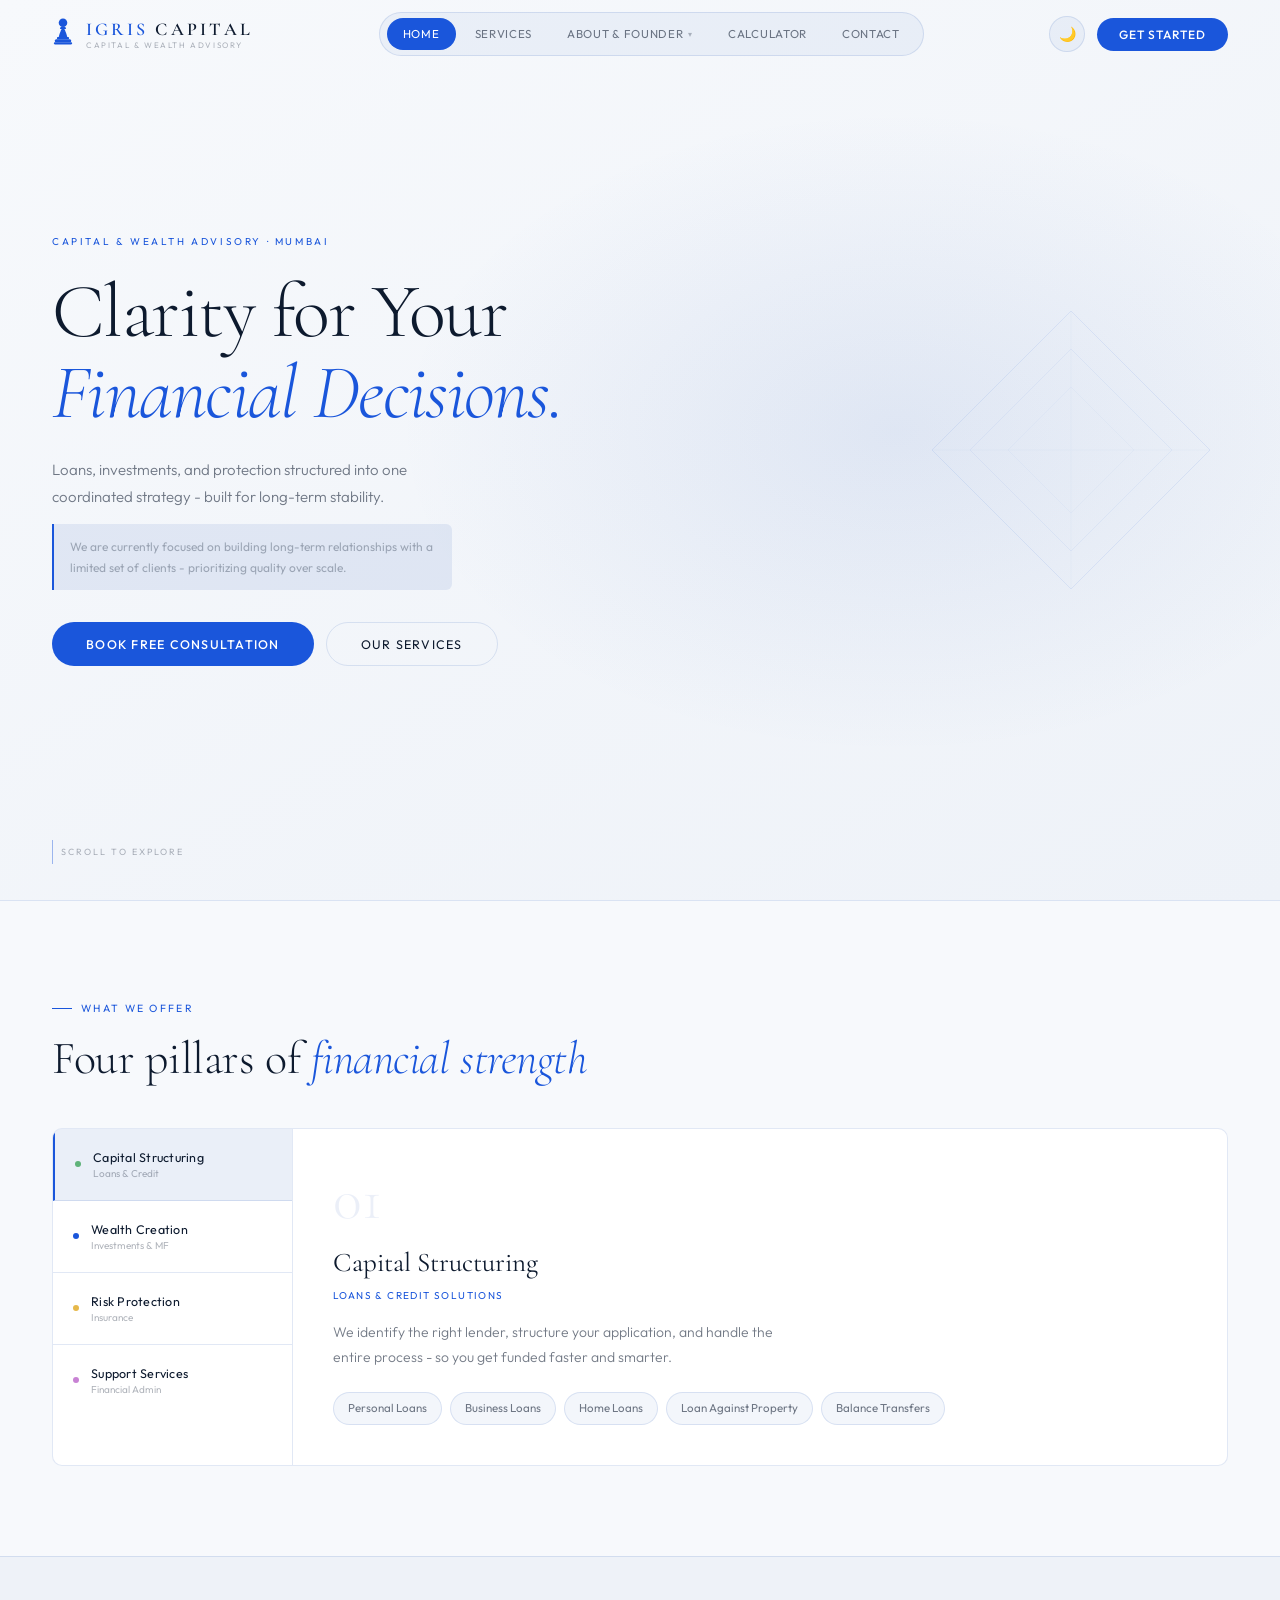
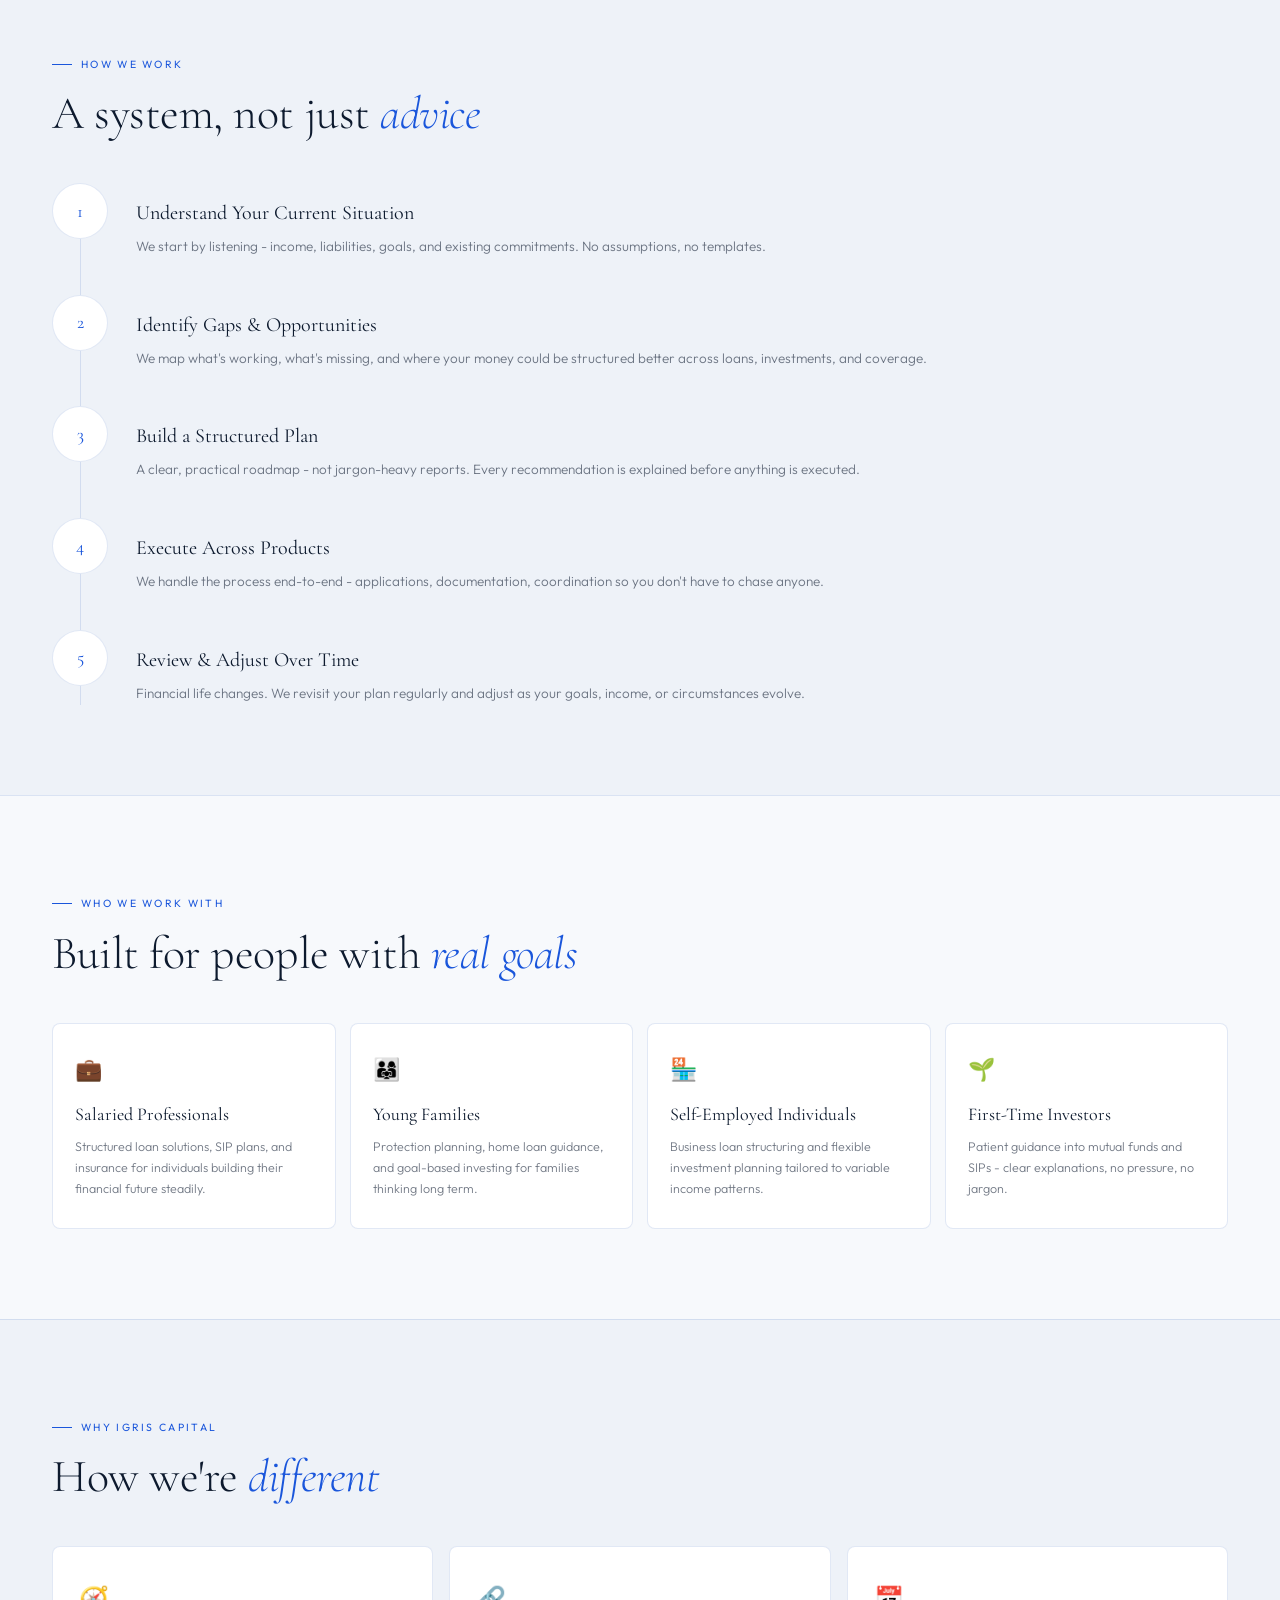
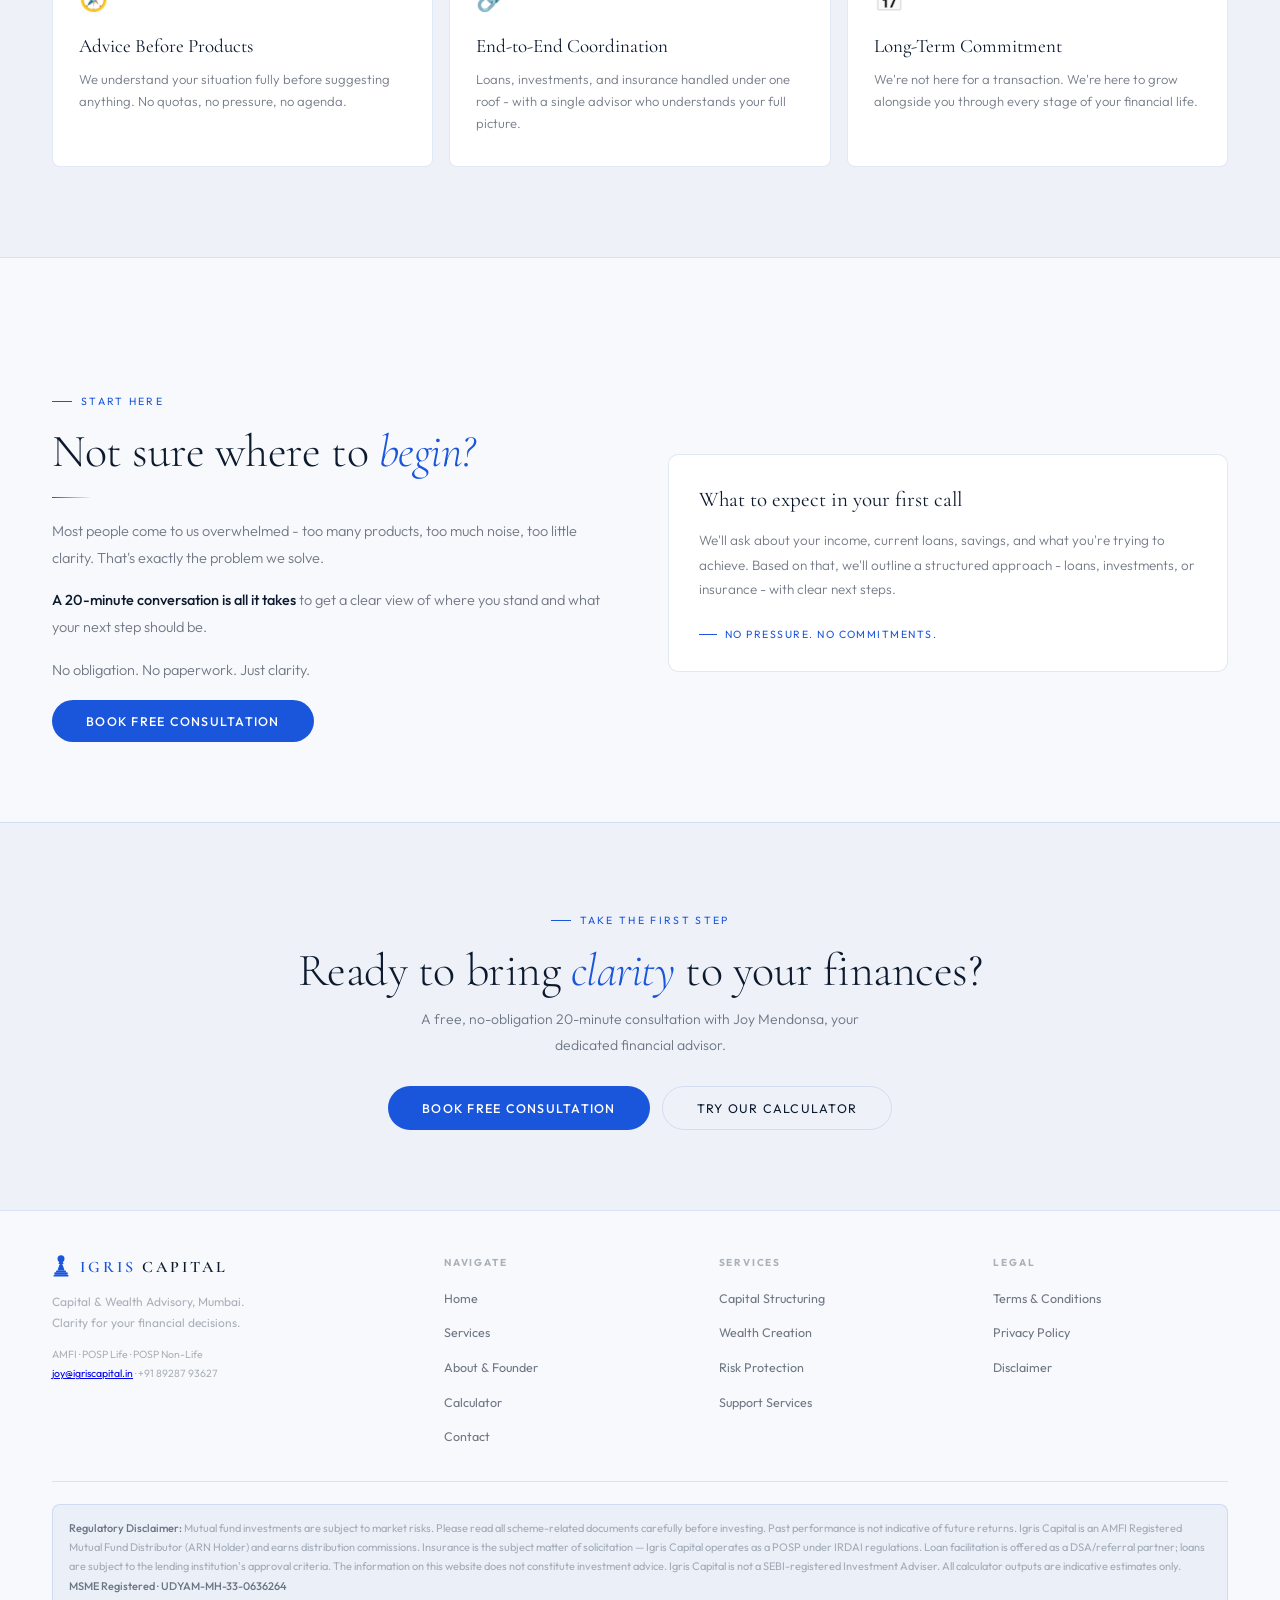
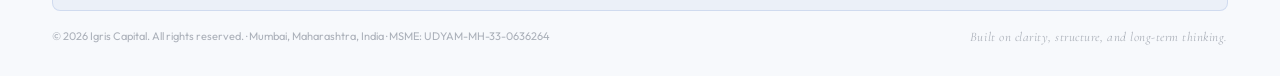
<file: igris-capital (7).html>
<!DOCTYPE html>
<html lang="en" data-theme="light">
<head>
<meta charset="UTF-8">
<meta name="viewport" content="width=device-width, initial-scale=1.0">
<meta http-equiv="X-Content-Type-Options" content="nosniff">
<meta http-equiv="X-Frame-Options" content="SAMEORIGIN">
<meta http-equiv="Referrer-Policy" content="strict-origin-when-cross-origin">
<meta name="description" content="Igris Capital — Clarity for Your Financial Decisions. Loans, investments, and protection structured into one coordinated strategy.">
<title>Igris Capital — Clarity for Your Financial Decisions</title>
<link href="https://fonts.googleapis.com/css2?family=Cormorant+Garamond:ital,wght@0,300;0,400;0,500;0,600;1,300;1,400&family=Outfit:wght@300;400;500&display=swap" rel="stylesheet">
<style>
*,*::before,*::after{box-sizing:border-box;margin:0;padding:0}
:root{--tr:.32s ease}
[data-theme="light"]{
  --bg:#f7f9fc;--bg2:#eef2f8;--surf:#ffffff;
  --bdr:rgba(30,80,180,.13);--txt:#0d1a2e;--txm:rgba(13,26,46,.58);--txf:rgba(13,26,46,.32);
  --card:rgba(30,80,180,.05);--navbg:rgba(247,249,252,.97);
  --acc:#1a56db;--acc2:#2563eb;--accsub:rgba(30,80,180,.09);
  --sh:0 8px 32px rgba(13,26,46,.09)
}
[data-theme="dark"]{
  --bg:#070d1a;--bg2:#0b1221;--surf:#0f1829;
  --bdr:rgba(80,130,255,.16);--txt:#e8f0ff;--txm:rgba(232,240,255,.54);--txf:rgba(232,240,255,.28);
  --card:rgba(255,255,255,.03);--navbg:rgba(7,13,26,.96);
  --acc:#4f8cff;--acc2:#6ba3ff;--accsub:rgba(80,140,255,.1);
  --sh:0 12px 48px rgba(0,0,0,.5)
}
html{scroll-behavior:smooth}
body{font-family:'Outfit',sans-serif;background:var(--bg);color:var(--txt);overflow-x:hidden;line-height:1.6;transition:background var(--tr),color var(--tr)}
.page{display:none;min-height:100vh}.page.active{display:block}

/* NAV */
nav{position:fixed;top:0;left:0;right:0;z-index:500;display:flex;align-items:center;justify-content:space-between;padding:0 52px;height:68px;transition:background var(--tr),box-shadow var(--tr)}
nav.scrolled{background:var(--navbg);box-shadow:0 1px 0 var(--bdr);backdrop-filter:blur(16px)}
.logo{display:flex;align-items:center;gap:12px;cursor:pointer;user-select:none}
.logo-mark{width:22px;height:32px;flex-shrink:0}
.logo-info{display:flex;flex-direction:column;line-height:1}
.logo-name{font-family:'Cormorant Garamond',serif;font-size:18px;font-weight:600;letter-spacing:.18em;text-transform:uppercase;color:var(--acc)}
.logo-name span{color:var(--txt)}
.logo-sub{font-size:8px;letter-spacing:.2em;text-transform:uppercase;color:var(--txf);margin-top:3px}
.nav-pill{display:flex;align-items:center;gap:3px;background:var(--card);border:1px solid var(--bdr);border-radius:100px;padding:5px 7px}
.nav-pill a{padding:7px 16px;border-radius:100px;font-size:11.5px;letter-spacing:.06em;text-transform:uppercase;color:var(--txm);text-decoration:none;cursor:pointer;font-weight:400;transition:all .25s;white-space:nowrap}
.nav-pill a:hover{color:var(--txt)}
.nav-pill a.active{background:var(--acc);color:#fff}
.nav-r{display:flex;align-items:center;gap:12px}
.theme-btn{width:36px;height:36px;border-radius:50%;border:1px solid var(--bdr);background:var(--card);cursor:pointer;display:flex;align-items:center;justify-content:center;font-size:14px;transition:all .3s}
.theme-btn:hover{border-color:var(--acc)}
.cta-btn{padding:9px 22px;border-radius:100px;background:var(--acc);border:none;color:#fff;font-family:'Outfit',sans-serif;font-size:12px;letter-spacing:.08em;text-transform:uppercase;cursor:pointer;font-weight:500;transition:all .3s}
.cta-btn:hover{background:var(--acc2);transform:translateY(-1px)}

/* UTILITY */
.stag{display:inline-flex;align-items:center;gap:9px;font-size:10.5px;letter-spacing:.22em;text-transform:uppercase;color:var(--acc);margin-bottom:16px;font-weight:400}
.stag::before{content:'';width:20px;height:1px;background:var(--acc)}
h2{font-family:'Cormorant Garamond',serif;font-size:clamp(28px,3.6vw,48px);font-weight:300;line-height:1.1;color:var(--txt);letter-spacing:-.01em}
h2 em{font-style:italic;color:var(--acc)}
.gline{width:40px;height:1px;background:linear-gradient(to right,var(--acc),transparent);margin:20px 0}
.btn-p{background:var(--acc);color:#fff;border:none;padding:13px 34px;font-family:'Outfit',sans-serif;font-size:12.5px;letter-spacing:.1em;text-transform:uppercase;cursor:pointer;font-weight:500;border-radius:100px;display:inline-block;transition:all .3s;text-decoration:none}
.btn-p:hover{background:var(--acc2);transform:translateY(-1px)}
.btn-o{background:transparent;color:var(--txt);border:1px solid var(--bdr);padding:13px 34px;font-family:'Outfit',sans-serif;font-size:12.5px;letter-spacing:.1em;text-transform:uppercase;cursor:pointer;font-weight:400;border-radius:100px;display:inline-block;transition:all .3s}
.btn-o:hover{border-color:var(--acc);color:var(--acc)}
@keyframes fadeUp{from{opacity:0;transform:translateY(24px)}to{opacity:1;transform:translateY(0)}}
.fu{animation:fadeUp .7s ease forwards;opacity:0}
.d1{animation-delay:.1s}.d2{animation-delay:.22s}.d3{animation-delay:.36s}.d4{animation-delay:.5s}
.rev{opacity:0;transform:translateY(18px);transition:opacity .6s ease,transform .6s ease}
.rev.vis{opacity:1;transform:translateY(0)}

/* HERO */
.hero{min-height:100vh;display:flex;align-items:center;padding:0 52px;position:relative;overflow:hidden}
.hero-bg{position:absolute;inset:0;background:radial-gradient(ellipse 60% 55% at 70% 48%,var(--accsub) 0%,transparent 65%),linear-gradient(150deg,var(--bg) 0%,var(--bg2) 100%)}
.hero-geo{position:absolute;right:5%;top:50%;transform:translateY(-50%);width:290px;height:290px;z-index:1;opacity:.4}
.hero-c{position:relative;z-index:2;max-width:580px}
.hero-eye{font-size:10px;letter-spacing:.26em;text-transform:uppercase;color:var(--acc);margin-bottom:22px;opacity:.8}
h1{font-family:'Cormorant Garamond',serif;font-size:clamp(44px,6vw,80px);font-weight:300;line-height:1.05;color:var(--txt);letter-spacing:-.02em;margin-bottom:22px}
h1 em{font-style:italic;color:var(--acc)}
.hero-sub{font-size:15px;color:var(--txm);max-width:430px;line-height:1.8;margin-bottom:14px;font-weight:300}
.hero-focus{font-size:12px;color:var(--txf);max-width:400px;line-height:1.75;margin-bottom:32px;padding:12px 16px;border-left:2px solid var(--acc);background:var(--accsub);border-radius:0 6px 6px 0}
.hero-acts{display:flex;gap:12px;flex-wrap:wrap}
.scroll-hint{position:absolute;bottom:36px;left:52px;font-size:9px;letter-spacing:.22em;text-transform:uppercase;color:var(--txf);z-index:2;display:flex;align-items:center;gap:8px}
.scroll-hint::before{content:'';width:1px;height:24px;background:var(--acc);opacity:.4}

/* SERVICE TABS */
.h-svc{padding:90px 52px;border-top:1px solid var(--bdr)}
.svc-tabs{display:grid;grid-template-columns:240px 1fr;gap:0;border:1px solid var(--bdr);border-radius:10px;overflow:hidden;margin-top:44px;background:var(--surf)}
.tab-nav{display:flex;flex-direction:column;border-right:1px solid var(--bdr)}
.tab-btn{display:flex;align-items:center;gap:12px;padding:20px 20px;border:none;background:transparent;cursor:pointer;text-align:left;border-bottom:1px solid var(--bdr);transition:all .25s;font-family:'Outfit',sans-serif}
.tab-btn:last-child{border-bottom:none}
.tab-btn.on{background:var(--accsub);border-left:2px solid var(--acc)}
.tab-btn:hover:not(.on){background:var(--card)}
.tb-dot{width:6px;height:6px;border-radius:50%;flex-shrink:0}
.dg{background:#5fb37a}.db{background:#1a56db}.dy{background:#e6b84a}.dp{background:#c882d4}
.tb-info{display:flex;flex-direction:column}
.tb-name{font-size:12.5px;font-weight:400;color:var(--txt);letter-spacing:.02em}
.tb-sub{font-size:10px;color:var(--txf);margin-top:2px}
.tab-panels{padding:40px}
.tab-panel{display:none}
.tab-panel.on{display:block}
.tp-num{font-family:'Cormorant Garamond',serif;font-size:60px;font-weight:300;color:var(--accsub);line-height:1;margin-bottom:12px}
.tp-title{font-family:'Cormorant Garamond',serif;font-size:27px;font-weight:400;color:var(--txt);margin-bottom:4px}
.tp-role{font-size:10px;letter-spacing:.14em;text-transform:uppercase;color:var(--acc);margin-bottom:16px}
.tp-desc{font-size:14px;color:var(--txm);line-height:1.8;font-weight:300;margin-bottom:22px;max-width:440px}
.tp-items{display:flex;flex-wrap:wrap;gap:8px}
.tp-tag{padding:6px 14px;border:1px solid var(--bdr);border-radius:100px;font-size:11.5px;color:var(--txm);background:var(--card)}

/* PROCESS */
.process{padding:90px 52px;border-top:1px solid var(--bdr);background:var(--bg2)}
.steps{display:flex;flex-direction:column;gap:0;margin-top:44px;position:relative}
.steps::before{content:'';position:absolute;left:28px;top:0;bottom:0;width:1px;background:var(--bdr)}
.step{display:flex;align-items:flex-start;gap:28px;padding-bottom:36px;position:relative}
.step:last-child{padding-bottom:0}
.step-num{width:56px;height:56px;border-radius:50%;background:var(--surf);border:1px solid var(--bdr);display:flex;align-items:center;justify-content:center;flex-shrink:0;position:relative;z-index:1}
.step-num span{font-family:'Cormorant Garamond',serif;font-size:18px;font-weight:400;color:var(--acc)}
.step-body{padding-top:14px}
.step-body h4{font-family:'Cormorant Garamond',serif;font-size:20px;font-weight:400;color:var(--txt);margin-bottom:6px}
.step-body p{font-size:13.5px;color:var(--txm);line-height:1.75;font-weight:300}

/* WHO */
.who{padding:90px 52px;border-top:1px solid var(--bdr)}
.who-grid{display:grid;grid-template-columns:repeat(4,1fr);gap:14px;margin-top:44px}
.who-c{padding:28px 22px;border:1px solid var(--bdr);border-radius:8px;background:var(--surf);transition:all .3s;position:relative;overflow:hidden}
.who-c::after{content:'';position:absolute;bottom:0;left:0;right:0;height:2px;background:var(--acc);transform:scaleX(0);transform-origin:left;transition:transform .35s}
.who-c:hover{transform:translateY(-3px);box-shadow:var(--sh)}.who-c:hover::after{transform:scaleX(1)}
.who-icon{font-size:22px;margin-bottom:13px}
.who-c h4{font-family:'Cormorant Garamond',serif;font-size:18px;font-weight:400;color:var(--txt);margin-bottom:7px}
.who-c p{font-size:12.5px;color:var(--txm);line-height:1.7;font-weight:300}

/* WHY */
.h-why{padding:90px 52px;border-top:1px solid var(--bdr);background:var(--bg2)}
.why-trio{display:grid;grid-template-columns:repeat(3,1fr);gap:16px;margin-top:44px}
.why-c{padding:32px 26px;border:1px solid var(--bdr);border-radius:8px;background:var(--surf);transition:all .3s;position:relative;overflow:hidden}
.why-c::before{content:'';position:absolute;top:0;left:0;right:0;height:2px;background:linear-gradient(to right,var(--acc),transparent);transform:scaleX(0);transform-origin:left;transition:transform .35s}
.why-c:hover{transform:translateY(-3px);box-shadow:var(--sh)}.why-c:hover::before{transform:scaleX(1)}
.wi{font-size:24px;margin-bottom:13px}
.why-c h4{font-family:'Cormorant Garamond',serif;font-size:19px;font-weight:400;color:var(--txt);margin-bottom:7px}
.why-c p{font-size:13px;color:var(--txm);line-height:1.7;font-weight:300}

/* EDU */
.edu{padding:80px 52px;border-top:1px solid var(--bdr)}
.edu-inner{display:grid;grid-template-columns:1fr 1fr;gap:56px;align-items:center;margin-top:46px}
.edu-text p{font-size:14.5px;color:var(--txm);line-height:1.85;font-weight:300;margin-bottom:16px}
.edu-text p strong{color:var(--txt);font-weight:500}
.edu-focus{padding:28px 30px;border:1px solid var(--bdr);border-radius:10px;background:var(--surf)}
.edu-focus h4{font-family:'Cormorant Garamond',serif;font-size:21px;font-weight:400;color:var(--txt);margin-bottom:12px}
.edu-focus p{font-size:13.5px;color:var(--txm);line-height:1.8;font-weight:300;margin-bottom:16px}
.early-tag{display:inline-flex;align-items:center;gap:8px;font-size:10.5px;letter-spacing:.14em;text-transform:uppercase;color:var(--acc)}
.early-tag::before{content:'';width:18px;height:1px;background:var(--acc)}
.cta-band{padding:80px 52px;text-align:center;border-top:1px solid var(--bdr);background:var(--bg2)}

/* SERVICES */
.pg-head{padding:130px 52px 56px;border-bottom:1px solid var(--bdr);background:var(--bg2)}
.pg-head p{font-size:14.5px;color:var(--txm);max-width:520px;margin-top:14px;font-weight:300;line-height:1.8}
.svcs-full{padding:44px 52px 76px}
.svc-row{display:grid;grid-template-columns:1fr 1.8fr;gap:52px;padding:52px 0;border-bottom:1px solid var(--bdr);align-items:start}
.svc-row:last-child{border-bottom:none}
.svc-r-l{position:sticky;top:100px}
.svc-r-num{font-family:'Cormorant Garamond',serif;font-size:76px;font-weight:300;color:var(--accsub);line-height:1}
.svc-r-l h3{font-family:'Cormorant Garamond',serif;font-size:27px;font-weight:400;color:var(--txt);margin-bottom:6px}
.svc-r-role{font-size:10px;letter-spacing:.14em;text-transform:uppercase;color:var(--acc);margin-bottom:13px}
.svc-r-l p{font-size:13.5px;color:var(--txm);line-height:1.78;font-weight:300}
.svc-cards{display:grid;grid-template-columns:repeat(2,1fr);gap:12px}
.svc-c{padding:20px 18px;border:1px solid var(--bdr);border-radius:8px;background:var(--surf);transition:all .3s}
.svc-c:hover{border-color:var(--acc);transform:translateY(-2px);box-shadow:var(--sh)}
.svc-c .si{font-size:19px;margin-bottom:8px}
.svc-c h5{font-family:'Cormorant Garamond',serif;font-size:15px;font-weight:400;color:var(--txt);margin-bottom:4px}
.svc-c p{font-size:11.5px;color:var(--txm);line-height:1.6;font-weight:300}

/* ABOUT+FOUNDER */
.about-grid{display:grid;grid-template-columns:1fr 1fr;gap:70px;align-items:start;margin-top:46px}
.at p{font-size:14.5px;color:var(--txm);line-height:1.85;font-weight:300;margin-bottom:16px}
.at p strong{color:var(--txt);font-weight:500}
.qbox{border-left:2px solid var(--acc);padding:20px 24px;background:var(--accsub);border-radius:0 6px 6px 0;margin-top:20px}
.qbox p{font-family:'Cormorant Garamond',serif;font-size:18px;font-style:italic;color:var(--txt);line-height:1.5}
.pain-stack{display:flex;flex-direction:column;gap:10px}
.pc{display:flex;align-items:flex-start;gap:12px;padding:14px 16px;border:1px solid var(--bdr);border-radius:8px;background:var(--surf);transition:all .3s}
.pc:hover{border-color:var(--acc);transform:translateX(4px)}
.pci{width:28px;height:28px;border-radius:50%;background:var(--accsub);display:flex;align-items:center;justify-content:center;font-size:12px;flex-shrink:0}
.pc span{font-size:13px;color:var(--txm);line-height:1.55;padding-top:4px;font-weight:300}
.diff{padding:80px 52px;border-top:1px solid var(--bdr);background:var(--bg2)}
.diff-grid{display:grid;grid-template-columns:1fr 1fr;gap:56px;margin-top:46px}
.diff-left p{font-size:14.5px;color:var(--txm);line-height:1.85;font-weight:300;margin-bottom:16px}
.diff-left p strong{color:var(--txt);font-weight:500}
.phil-q{border-left:2px solid var(--acc);padding:20px 24px;background:var(--accsub);border-radius:0 8px 8px 0;margin-top:22px}
.phil-q p{font-family:'Cormorant Garamond',serif;font-size:18px;font-style:italic;color:var(--txt);line-height:1.5}
.phil-q cite{font-size:10px;letter-spacing:.14em;text-transform:uppercase;color:var(--acc);display:block;margin-top:10px}
.diff-list{display:flex;flex-direction:column;gap:10px}
.diff-item{display:flex;align-items:flex-start;gap:13px;padding:16px 18px;border:1px solid var(--bdr);border-radius:8px;background:var(--surf);transition:all .3s}
.diff-item:hover{border-color:var(--acc);transform:translateX(3px)}
.diff-dot{width:6px;height:6px;border-radius:50%;background:var(--acc);flex-shrink:0;margin-top:6px}
.diff-item-body h5{font-family:'Cormorant Garamond',serif;font-size:16px;font-weight:400;color:var(--txt);margin-bottom:3px}
.diff-item-body p{font-size:12.5px;color:var(--txm);line-height:1.6;font-weight:300}
.adv-g{display:grid;grid-template-columns:repeat(3,1fr);gap:13px;margin-top:42px}
.adv-c{padding:26px 22px;border:1px solid var(--bdr);border-radius:8px;background:var(--surf);transition:all .3s}
.adv-c:hover{border-color:var(--acc);transform:translateY(-3px);box-shadow:var(--sh)}
.adv-c .ai{font-size:22px;margin-bottom:11px}
.adv-c h4{font-family:'Cormorant Garamond',serif;font-size:18px;font-weight:400;color:var(--txt);margin-bottom:5px}
.adv-c p{font-size:12px;color:var(--txm);line-height:1.7;font-weight:300}
.vision-b{padding:90px 52px;text-align:center;background:var(--bg2);border-top:1px solid var(--bdr)}
.vis-eye{display:inline-flex;align-items:center;gap:12px;font-size:10.5px;letter-spacing:.2em;text-transform:uppercase;color:var(--acc);margin-bottom:24px}
.vis-eye::before,.vis-eye::after{content:'';width:32px;height:1px;background:var(--acc);opacity:.5}
.vision-b blockquote{font-family:'Cormorant Garamond',serif;font-size:clamp(22px,3vw,40px);font-weight:300;font-style:italic;line-height:1.45;max-width:800px;margin:0 auto 40px;color:var(--txt)}
.vision-b blockquote em{color:var(--acc);font-style:normal}

/* FOUNDER CARD */
.founder-section{padding:80px 52px;border-top:1px solid var(--bdr)}
.founder-card{display:grid;grid-template-columns:260px 1fr;gap:56px;align-items:start;margin-top:46px;padding:44px;border:1px solid var(--bdr);border-radius:12px;background:var(--surf)}
.founder-left{display:flex;flex-direction:column}
.founder-avatar{width:100px;height:100px;border-radius:50%;border:2.5px solid var(--acc);overflow:hidden;margin-bottom:18px;background:var(--accsub);display:flex;align-items:center;justify-content:center;font-size:38px}
.founder-name{font-family:'Cormorant Garamond',serif;font-size:24px;font-weight:400;color:var(--txt);margin-bottom:3px}
.founder-title{font-size:10px;letter-spacing:.16em;text-transform:uppercase;color:var(--acc);margin-bottom:18px}
.founder-creds{display:flex;flex-direction:column;gap:7px}
.cred-badge{display:flex;align-items:center;gap:8px;padding:7px 12px;border:1px solid var(--bdr);border-radius:6px;background:var(--card);font-size:11px;color:var(--txm);font-weight:300}
.cred-badge .ci2{color:var(--acc);font-size:13px;flex-shrink:0}
.founder-right p{font-size:14px;color:var(--txm);line-height:1.85;font-weight:300;margin-bottom:14px}
.founder-right p strong{color:var(--txt);font-weight:500}
.founder-phil{margin-top:20px;padding:20px 24px;border-left:2px solid var(--acc);background:var(--accsub);border-radius:0 8px 8px 0}
.founder-phil p{font-family:'Cormorant Garamond',serif;font-size:18px;font-style:italic;color:var(--txt);line-height:1.5}
.founder-phil cite{font-size:10px;letter-spacing:.14em;text-transform:uppercase;color:var(--acc);display:block;margin-top:10px}

/* DSA */
.dsa-row{display:flex;flex-wrap:wrap;gap:7px;margin-top:18px}
.dsa-tag{padding:5px 13px;border-radius:100px;border:1px solid var(--bdr);font-size:11px;color:var(--txm);background:var(--card);font-weight:300}

/* CONTACT */
.contact-body{padding:56px 52px 90px;display:grid;grid-template-columns:1fr 1.4fr;gap:70px;align-items:start}
.ci-b{position:sticky;top:100px}
.ci-b h3{font-family:'Cormorant Garamond',serif;font-size:26px;font-weight:400;margin-bottom:12px;color:var(--txt)}
.ci-b>p{font-size:14px;color:var(--txm);line-height:1.8;font-weight:300;margin-bottom:24px}
.ci-list{display:flex;flex-direction:column;gap:12px}
.ci-item{display:flex;align-items:center;gap:12px;font-size:13px;color:var(--txm)}
.cii{font-size:15px;width:20px;text-align:center;color:var(--acc);flex-shrink:0}
.contact-promises{display:flex;flex-direction:column;gap:9px;margin-top:22px}
.promise{display:flex;align-items:center;gap:10px;font-size:13px;color:var(--txm);font-weight:300}
.promise::before{content:'✓';color:var(--acc);font-weight:600}
.wa-btn{display:flex;align-items:center;gap:10px;padding:12px 22px;border-radius:100px;background:#25d366;border:none;color:#fff;font-family:'Outfit',sans-serif;font-size:13px;font-weight:500;cursor:pointer;text-decoration:none;transition:all .3s;margin-top:22px;width:fit-content}
.wa-btn:hover{background:#1ebe5d;transform:translateY(-1px)}
.wa-btn svg{width:17px;height:17px;fill:#fff;flex-shrink:0}
.form-card{background:var(--surf);border:1px solid var(--bdr);border-radius:12px;padding:34px 30px;box-shadow:var(--sh)}
.form-head{margin-bottom:22px}
.form-head h4{font-family:'Cormorant Garamond',serif;font-size:21px;font-weight:400;color:var(--txt);margin-bottom:3px}
.form-head p{font-size:12px;color:var(--txm)}
.fg{margin-bottom:14px}
.fg label{display:block;font-size:10px;letter-spacing:.15em;text-transform:uppercase;color:var(--txf);margin-bottom:5px}
.fg input,.fg select,.fg textarea{width:100%;background:var(--bg);border:1px solid var(--bdr);border-radius:6px;padding:11px 13px;font-family:'Outfit',sans-serif;font-size:13.5px;color:var(--txt);outline:none;transition:border-color .3s;font-weight:300}
.fg input::placeholder,.fg textarea::placeholder{color:var(--txf)}
.fg input:focus,.fg select:focus,.fg textarea:focus{border-color:var(--acc)}
.fg select{appearance:none;cursor:pointer;background-repeat:no-repeat;background-position:right 13px center}
[data-theme="dark"] .fg select{background-image:url("data:image/svg+xml,%3Csvg xmlns='http://www.w3.org/2000/svg' width='10' height='6'%3E%3Cpath fill='%234f8cff' d='M0 0l5 6 5-6z'/%3E%3C/svg%3E")}
[data-theme="light"] .fg select{background-image:url("data:image/svg+xml,%3Csvg xmlns='http://www.w3.org/2000/svg' width='10' height='6'%3E%3Cpath fill='%231a56db' d='M0 0l5 6 5-6z'/%3E%3C/svg%3E")}
.fg select option{background:var(--bg);color:var(--txt)}
.fg textarea{resize:vertical;min-height:86px}
.frow{display:grid;grid-template-columns:1fr 1fr;gap:12px}
.f-note{font-size:10.5px;color:var(--txf);margin-top:10px;text-align:center;line-height:1.6}
#f-success{display:none;text-align:center;padding:34px 14px}
#f-success .fck{font-size:42px;margin-bottom:12px}
#f-success h4{font-family:'Cormorant Garamond',serif;font-size:23px;font-weight:400;color:var(--txt);margin-bottom:7px}
#f-success p{font-size:13px;color:var(--txm)}
.hp-field{position:absolute;left:-9999px;opacity:0;pointer-events:none;tabindex:-1}

/* FEEDBACK */
.feedback-sec{padding:80px 52px;border-top:1px solid var(--bdr);background:var(--bg2)}
.feedback-sec .stag{justify-content:flex-start}
.fb-layout{display:grid;grid-template-columns:1fr 1.6fr;gap:52px;margin-top:44px;align-items:start}
.fb-form-wrap{background:var(--surf);border:1px solid var(--bdr);border-radius:12px;padding:30px 26px}
.fb-form-wrap h4{font-family:'Cormorant Garamond',serif;font-size:20px;font-weight:400;color:var(--txt);margin-bottom:4px}
.fb-form-wrap p{font-size:12.5px;color:var(--txm);margin-bottom:20px}
.fb-wall{display:flex;flex-direction:column;gap:14px}
.fb-empty{text-align:center;padding:40px 20px;color:var(--txf);font-size:13px;border:1px dashed var(--bdr);border-radius:10px}
.fb-card{background:var(--surf);border:1px solid var(--bdr);border-radius:10px;padding:18px 20px;position:relative;transition:all .3s}
.fb-card:hover{border-color:var(--acc);box-shadow:var(--sh)}
.fb-card::before{content:'\201C';font-family:'Cormorant Garamond',serif;font-size:44px;color:var(--acc);opacity:.25;position:absolute;top:8px;left:14px;line-height:1}
.fb-text{font-size:13.5px;color:var(--txm);line-height:1.75;font-weight:300;padding-left:8px;margin-bottom:12px}
.fb-meta{display:flex;align-items:center;justify-content:space-between}
.fb-name{font-size:11px;letter-spacing:.12em;text-transform:uppercase;color:var(--acc);font-weight:400}
.fb-date{font-size:10px;color:var(--txf)}
.fb-stars{font-size:12px;margin-bottom:6px}

/* ── CALCULATOR ── */
.calc-hero{padding:130px 52px 56px;border-bottom:1px solid var(--bdr);background:var(--bg2)}
.calc-hero p{font-size:14.5px;color:var(--txm);max-width:520px;margin-top:14px;font-weight:300;line-height:1.8}
.calc-body{padding:52px 52px 90px;max-width:1100px}
.calc-tabs-nav{display:flex;gap:8px;flex-wrap:wrap;margin-bottom:36px}
.calc-tab-btn{padding:9px 22px;border-radius:100px;border:1px solid var(--bdr);background:var(--card);font-family:'Outfit',sans-serif;font-size:12px;letter-spacing:.06em;text-transform:uppercase;color:var(--txm);cursor:pointer;transition:all .25s}
.calc-tab-btn.on{background:var(--acc);color:#fff;border-color:var(--acc)}
.calc-panel{display:none}.calc-panel.on{display:block}
.calc-grid{display:grid;grid-template-columns:1fr 1fr;gap:32px;align-items:start}
.calc-card{background:var(--surf);border:1px solid var(--bdr);border-radius:12px;padding:32px 28px;box-shadow:var(--sh)}
.calc-card h3{font-family:'Cormorant Garamond',serif;font-size:22px;font-weight:400;color:var(--txt);margin-bottom:6px}
.calc-card>p{font-size:13px;color:var(--txm);margin-bottom:24px;line-height:1.7}
.calc-field{margin-bottom:18px}
.calc-field label{display:block;font-size:10px;letter-spacing:.15em;text-transform:uppercase;color:var(--txf);margin-bottom:6px}
.calc-field input,.calc-field select{width:100%;background:var(--bg);border:1px solid var(--bdr);border-radius:6px;padding:11px 13px;font-family:'Outfit',sans-serif;font-size:14px;color:var(--txt);outline:none;transition:border-color .3s}
.calc-field input:focus,.calc-field select:focus{border-color:var(--acc)}
.calc-field .range-row{display:flex;align-items:center;gap:12px}
.calc-field input[type=range]{flex:1;accent-color:var(--acc);height:4px}
.calc-field .range-val{font-size:14px;font-weight:500;color:var(--acc);min-width:80px;text-align:right}
.calc-result{background:var(--bg2);border:1px solid var(--bdr);border-radius:12px;padding:28px 26px}
.calc-result h3{font-family:'Cormorant Garamond',serif;font-size:22px;font-weight:400;color:var(--txt);margin-bottom:20px}
.result-row{display:flex;justify-content:space-between;align-items:center;padding:12px 0;border-bottom:1px solid var(--bdr)}
.result-row:last-child{border-bottom:none}
.result-label{font-size:12px;color:var(--txm);letter-spacing:.04em}
.result-val{font-family:'Cormorant Garamond',serif;font-size:22px;font-weight:400;color:var(--acc)}
.result-val.big{font-size:30px}
.result-val.pos{color:#22c55e}
.calc-note{font-size:10.5px;color:var(--txf);line-height:1.65;margin-top:16px;padding:12px 14px;border-left:2px solid var(--bdr);background:var(--card);border-radius:0 6px 6px 0}
.calc-chart{margin-top:20px;height:140px;position:relative;display:flex;align-items:flex-end;gap:4px;padding:0 0 24px}
.bar-wrap{flex:1;display:flex;flex-direction:column;align-items:center;gap:4px}
.bar-invested,.bar-returns{width:100%;border-radius:4px 4px 0 0;transition:height .6s ease}
.bar-invested{background:var(--bdr)}
.bar-returns{background:var(--acc);opacity:.8}
.bar-yr{font-size:9px;color:var(--txf);text-align:center}
/* manual input rows */
.manual-row{display:flex;align-items:center;background:var(--bg);border:1px solid var(--bdr);border-radius:6px;overflow:hidden;transition:border-color .3s}
.manual-row:focus-within{border-color:var(--acc)}
.rupee-prefix{padding:0 8px 0 12px;font-size:14px;color:var(--txm);font-weight:400;flex-shrink:0}
.pct-suffix{padding:0 12px 0 6px;font-size:13px;color:var(--txm);flex-shrink:0}
.manual-input{flex:1;background:transparent;border:none;outline:none;padding:10px 8px;font-family:'Outfit',sans-serif;font-size:14px;color:var(--txt);font-weight:400;min-width:0}
.manual-input::-webkit-inner-spin-button,.manual-input::-webkit-outer-spin-button{-webkit-appearance:none;margin:0}
.manual-input[type=number]{-moz-appearance:textfield}
.range-hints{display:flex;justify-content:space-between;font-size:10px;color:var(--txf);margin-top:3px}

/* ── HIDDEN PAGES ── */
.legal-body{padding:130px 52px 90px;max-width:860px;margin:0 auto}
.legal-body h1{font-size:clamp(32px,4vw,52px);margin-bottom:8px}
.legal-body .legal-date{font-size:11px;color:var(--txf);letter-spacing:.12em;text-transform:uppercase;margin-bottom:40px;display:block}
.legal-body h3{font-family:'Cormorant Garamond',serif;font-size:20px;font-weight:400;color:var(--txt);margin:28px 0 8px}
.legal-body p{font-size:14px;color:var(--txm);line-height:1.85;margin-bottom:12px;font-weight:300}
.legal-body ul{list-style:none;display:flex;flex-direction:column;gap:7px;margin-bottom:16px}
.legal-body ul li{font-size:14px;color:var(--txm);padding-left:18px;position:relative;line-height:1.75;font-weight:300}
.legal-body ul li::before{content:'—';position:absolute;left:0;color:var(--acc);font-size:12px}
.legal-back{display:inline-flex;align-items:center;gap:8px;font-size:11px;letter-spacing:.12em;text-transform:uppercase;color:var(--acc);cursor:pointer;margin-bottom:32px;transition:gap .25s}
.legal-back:hover{gap:12px}
.legal-divider{width:100%;height:1px;background:var(--bdr);margin:20px 0}

/* FOOTER */
footer{background:var(--bg);border-top:1px solid var(--bdr);padding:44px 52px 28px}
.footer-top{display:grid;grid-template-columns:1.5fr 1fr 1fr 1fr;gap:40px;margin-bottom:32px}
.footer-brand .logo-name{font-size:17px}
.footer-brand p{font-size:12px;color:var(--txf);line-height:1.75;margin-top:10px;max-width:220px}
.footer-col h5{font-size:10px;letter-spacing:.18em;text-transform:uppercase;color:var(--txf);margin-bottom:14px}
.footer-col ul{list-style:none;display:flex;flex-direction:column;gap:9px}
.footer-col ul li a{font-size:12.5px;color:var(--txm);text-decoration:none;cursor:pointer;transition:color .25s}
.footer-col ul li a:hover{color:var(--acc)}
.footer-bottom{border-top:1px solid var(--bdr);padding-top:22px}
.footer-disclaimer{font-size:11px;color:var(--txf);line-height:1.75;margin-bottom:16px;padding:14px 16px;border:1px solid var(--bdr);border-radius:8px;background:var(--card)}
.footer-disclaimer strong{color:var(--txm);font-weight:500}
.footer-meta{display:flex;justify-content:space-between;align-items:center;flex-wrap:wrap;gap:12px}
.fcopy{font-size:11px;color:var(--txf)}
.footer-dna{font-family:'Cormorant Garamond',serif;font-size:13px;font-style:italic;color:var(--txf);letter-spacing:.04em}

/* HAMBURGER / MOBILE NAV */
.ham-btn{display:none;flex-direction:column;gap:5px;background:none;border:none;cursor:pointer;padding:6px;margin-left:4px}
.ham-btn span{display:block;width:22px;height:2px;background:var(--txt);border-radius:2px;transition:all .3s}
.ham-btn.open span:nth-child(1){transform:translateY(7px) rotate(45deg)}
.ham-btn.open span:nth-child(2){opacity:0}
.ham-btn.open span:nth-child(3){transform:translateY(-7px) rotate(-45deg)}
.mob-nav{display:none;position:fixed;top:60px;left:0;right:0;z-index:490;background:var(--navbg);backdrop-filter:blur(16px);border-bottom:1px solid var(--bdr);flex-direction:column;padding:12px 0 18px}
.mob-nav a{padding:13px 22px;font-size:13px;letter-spacing:.07em;text-transform:uppercase;color:var(--txm);cursor:pointer;border-bottom:1px solid var(--bdr);transition:color .25s}
.mob-nav a:last-child{border-bottom:none}
.mob-nav a:hover,.mob-nav a.active{color:var(--acc)}

/* ABOUT DROPDOWN */
.nav-drop{position:relative}
.nav-drop-menu{display:none;position:absolute;top:calc(100% + 8px);left:50%;transform:translateX(-50%);background:var(--surf);border:1px solid var(--bdr);border-radius:10px;padding:8px;min-width:200px;box-shadow:var(--sh);z-index:600}
.nav-drop:hover .nav-drop-menu,.nav-drop-menu:hover{display:block}
.nav-drop-menu a{display:block;padding:9px 14px;font-size:11.5px;letter-spacing:.05em;text-transform:uppercase;color:var(--txm);text-decoration:none;cursor:pointer;border-radius:6px;transition:all .2s;white-space:nowrap}
.nav-drop-menu a:hover{background:var(--accsub);color:var(--acc)}
.nav-drop-arrow{font-size:8px;margin-left:2px;opacity:.5}

/* RESPONSIVE */
@media(max-width:960px){
  .ham-btn{display:flex}
  .cta-btn{display:none}
  .nav-pill{display:none}
  nav{padding:0 20px}
  .logo-name{font-size:16px}
  .hero,.h-svc,.h-why,.cta-band,.process,.who,.diff,.edu,
  .founder-section,.pg-head,.svcs-full,.contact-body,.vision-b,.feedback-sec,
  .calc-hero,.calc-body,.legal-body{padding-left:28px;padding-right:28px}
  .calc-body{padding-top:36px;padding-bottom:52px}
  h1{font-size:clamp(36px,7vw,58px)}
  h2{font-size:clamp(26px,4.5vw,40px)}
  .hero{padding-top:100px;padding-bottom:60px;align-items:flex-start}
  .hero-c{max-width:100%}
  .hero-geo{display:none}
  .scroll-hint{display:none}
  .svc-tabs{grid-template-columns:1fr}
  .tab-nav{flex-direction:row;overflow-x:auto;border-right:none;border-bottom:1px solid var(--bdr);-webkit-overflow-scrolling:touch}
  .tab-btn{border-bottom:none;border-right:1px solid var(--bdr);flex-shrink:0;padding:16px 16px;min-width:150px}
  .tab-btn.on{border-left:none;border-bottom:3px solid var(--acc)}
  .tb-sub{display:none}
  .about-grid{grid-template-columns:1fr;gap:32px}
  .svc-row{grid-template-columns:1fr;gap:28px}
  .contact-body{grid-template-columns:1fr;gap:36px}
  .diff-grid{grid-template-columns:1fr;gap:32px}
  .edu-inner{grid-template-columns:1fr;gap:28px}
  .founder-card{grid-template-columns:1fr;gap:28px;padding:28px 24px}
  .founder-left{flex-direction:row;align-items:flex-start;gap:20px;flex-wrap:wrap}
  .founder-avatar{width:80px;height:80px;flex-shrink:0}
  .founder-creds{margin-top:0}
  .svc-r-l{position:static}
  .ci-b{position:static}
  .who-grid{grid-template-columns:repeat(2,1fr)}
  .adv-g{grid-template-columns:repeat(2,1fr)}
  .why-trio{grid-template-columns:repeat(2,1fr)}
  .svc-cards{grid-template-columns:repeat(2,1fr)}
  .frow{grid-template-columns:1fr 1fr}
  .steps::before{left:22px}
  footer{padding:32px 28px 20px}
  .footer-top{grid-template-columns:1fr 1fr;gap:28px}
  .footer-meta{flex-direction:column;align-items:flex-start;gap:8px}
  .fb-layout{grid-template-columns:1fr;gap:32px}
  .calc-grid{grid-template-columns:1fr;gap:24px}
}
@media(max-width:600px){
  nav{padding:0 16px;height:60px}
  .logo-name{font-size:15px;letter-spacing:.12em}
  .logo-sub{display:none}
  .hero,.h-svc,.h-why,.cta-band,.process,.who,.diff,.edu,
  .founder-section,.pg-head,.svcs-full,.contact-body,.vision-b,.feedback-sec,
  .calc-hero,.calc-body,.legal-body{padding-left:16px;padding-right:16px}
  h1{font-size:clamp(32px,9vw,48px)}
  h2{font-size:clamp(24px,6.5vw,34px)}
  .hero{padding-top:90px;min-height:auto;padding-bottom:56px}
  .hero-sub{font-size:14px}
  .hero-acts{flex-direction:column;gap:10px}
  .hero-acts .btn-p,.hero-acts .btn-o{width:100%;text-align:center;padding:14px}
  .who-grid{grid-template-columns:1fr}
  .adv-g{grid-template-columns:1fr}
  .why-trio{grid-template-columns:1fr}
  .svc-cards{grid-template-columns:1fr}
  .step{gap:18px}
  .step-num{width:38px;height:38px;flex-shrink:0}
  .step-num span{font-size:15px}
  .founder-card{padding:22px 16px}
  .founder-left{flex-direction:column;align-items:flex-start}
  .founder-avatar{width:80px;height:80px}
  .tab-panel{padding:24px 20px}
  .tp-num{font-size:48px}
  .tp-title{font-size:22px}
  .h-svc,.process,.who,.h-why,.edu,.diff,.founder-section{padding-top:60px;padding-bottom:60px}
  .pg-head{padding-top:100px;padding-bottom:36px}
  .svcs-full{padding-top:28px;padding-bottom:44px}
  .svc-row{padding:36px 0}
  .frow{grid-template-columns:1fr}
  .form-card{padding:24px 18px}
  .contact-body{padding-top:36px;padding-bottom:60px}
  .vision-b{padding:60px 16px}
  .cta-band{padding:60px 16px}
  .cta-band .btn-p,.cta-band .btn-o{width:100%;text-align:center}
  footer{padding:24px 16px 16px}
  .footer-top{grid-template-columns:1fr}
  .feedback-sec{padding-top:60px;padding-bottom:60px}
  .calc-tabs-nav{gap:6px}
  .calc-tab-btn{font-size:11px;padding:8px 16px}
  .legal-body{padding-top:100px;padding-left:16px;padding-right:16px}
}
::-webkit-scrollbar{width:4px}
::-webkit-scrollbar-track{background:var(--bg)}
[data-theme="dark"] ::-webkit-scrollbar-thumb{background:rgba(80,140,255,.25);border-radius:2px}
[data-theme="light"] ::-webkit-scrollbar-thumb{background:rgba(30,80,180,.3);border-radius:2px}
</style>
</head>
<body>

<!-- CHESS PAWN LOGO MARK (SVG definition, reused inline) -->
<svg style="display:none">
  <defs>
    <g id="pawn-logo">
      <!-- Chess pawn outline matching the reference image, filled blue -->
      <circle cx="30" cy="11" r="9" fill="var(--acc)" stroke="var(--acc)" stroke-width="1"/>
      <rect x="23" y="20" width="14" height="7" rx="3.5" fill="var(--acc)"/>
      <path d="M21 27 L16 54 L44 54 L39 27Z" fill="var(--acc)"/>
      <rect x="12" y="54" width="36" height="7" rx="3.5" fill="var(--acc)"/>
      <rect x="6" y="61" width="48" height="8" rx="4" fill="var(--acc)"/>
    </g>
  </defs>
</svg>

<nav id="nav">
  <div class="logo" onclick="go('home')">
    <!-- Chess Pawn Logo — Narrow Waist Staunton -->
    <svg class="logo-mark" viewBox="0 0 72 104" fill="none" xmlns="http://www.w3.org/2000/svg">
      <circle cx="36" cy="15" r="14" fill="var(--acc)"/>
      <rect x="28" y="28" width="16" height="4" rx="2" fill="var(--acc)"/>
      <rect x="26" y="31" width="20" height="4.5" rx="2.25" fill="var(--acc)"/>
      <path d="M32 35.5 C30 38 28 41 28 44 C26 48 24 54 22 62 L50 62 C48 54 46 48 44 44 C44 41 42 38 40 35.5 Z" fill="var(--acc)"/>
      <rect x="16" y="62" width="40" height="7" rx="3.5" fill="var(--acc)"/>
      <rect x="9" y="69" width="54" height="10" rx="5" fill="var(--acc)"/>
      <rect x="6" y="79" width="60" height="7" rx="3.5" fill="var(--acc)"/>
    </svg>
    <div class="logo-info">
      <span class="logo-name">Igris <span>Capital</span></span>
      <span class="logo-sub">Capital &amp; Wealth Advisory</span>
    </div>
  </div>
  <div class="nav-pill">
    <a onclick="go('home')" data-p="home" class="active">Home</a>
    <a onclick="go('services')" data-p="services">Services</a>
    <!-- About with dropdown -->
    <span class="nav-drop" style="position:relative">
      <a onclick="go('about')" data-p="about" style="display:inline-flex;align-items:center;gap:3px">About &amp; Founder <span class="nav-drop-arrow">▾</span></a>
      <div class="nav-drop-menu">
        <a onclick="go('about')">About &amp; Founder</a>
        <a onclick="go('terms')">Terms &amp; Conditions</a>
        <a onclick="go('privacy')">Privacy Policy</a>
        <a onclick="go('disclaimer')">Disclaimer</a>
      </div>
    </span>
    <a onclick="go('calculator')" data-p="calculator">Calculator</a>
    <a onclick="go('contact')" data-p="contact">Contact</a>
  </div>
  <div class="nav-r">
    <button class="theme-btn" id="themeBtn" aria-label="Toggle theme">🌙</button>
    <button class="cta-btn" onclick="go('contact')">Get Started</button>
    <button class="ham-btn" id="hamBtn" aria-label="Menu">
      <span></span><span></span><span></span>
    </button>
  </div>
</nav>

<div class="mob-nav" id="mobNav">
  <a onclick="go('home');closeMob()" data-p="home">Home</a>
  <a onclick="go('services');closeMob()" data-p="services">Services</a>
  <a onclick="go('about');closeMob()" data-p="about">About &amp; Founder</a>
  <a onclick="go('calculator');closeMob()" data-p="calculator">Calculator</a>
  <a onclick="go('contact');closeMob()" data-p="contact">Contact</a>
  <a onclick="go('terms');closeMob()" data-p="terms" style="font-size:11px;opacity:.7">Terms &amp; Conditions</a>
  <a onclick="go('privacy');closeMob()" data-p="privacy" style="font-size:11px;opacity:.7">Privacy Policy</a>
  <a onclick="go('disclaimer');closeMob()" data-p="disclaimer" style="font-size:11px;opacity:.7">Disclaimer</a>
</div>

<!-- ══════════════════════════════════════
     HOME
══════════════════════════════════════ -->
<div class="page active" id="page-home">
  <section class="hero">
    <div class="hero-bg"></div>
    <div class="hero-geo" aria-hidden="true">
      <svg viewBox="0 0 290 290" fill="none" xmlns="http://www.w3.org/2000/svg">
        <polygon points="145,6 284,145 145,284 6,145" stroke="var(--acc)" stroke-width="1" opacity="0.22"/>
        <polygon points="145,44 246,145 145,246 44,145" stroke="var(--acc)" stroke-width="1" opacity="0.14"/>
        <polygon points="145,82 208,145 145,208 82,145" stroke="var(--acc)" stroke-width="1" opacity="0.08"/>
        <line x1="145" y1="6" x2="145" y2="284" stroke="var(--acc)" stroke-width="0.5" opacity="0.1"/>
        <line x1="6" y1="145" x2="284" y2="145" stroke="var(--acc)" stroke-width="0.5" opacity="0.1"/>
      </svg>
    </div>
    <div class="hero-c">
      <div class="hero-eye fu">Capital &amp; Wealth Advisory &middot; Mumbai</div>
      <h1 class="fu d1">Clarity for Your<br><em>Financial Decisions.</em></h1>
      <p class="hero-sub fu d2">Loans, investments, and protection structured into one coordinated strategy - built for long-term stability.</p>
      <p class="hero-focus fu d3">We are currently focused on building long-term relationships with a limited set of clients - prioritizing quality over scale.</p>
      <div class="hero-acts fu d4">
        <button class="btn-p" onclick="go('contact')">Book Free Consultation</button>
        <button class="btn-o" onclick="go('services')">Our Services</button>
      </div>
    </div>
    <div class="scroll-hint">Scroll to explore</div>
  </section>

  <section class="h-svc">
    <div class="stag rev">What We Offer</div>
    <h2 class="rev">Four pillars of <em>financial strength</em></h2>
    <div class="svc-tabs rev">
      <div class="tab-nav">
        <button class="tab-btn on" onclick="switchTab(0)"><span class="tb-dot dg"></span><div class="tb-info"><span class="tb-name">Capital Structuring</span><span class="tb-sub">Loans &amp; Credit</span></div></button>
        <button class="tab-btn" onclick="switchTab(1)"><span class="tb-dot db"></span><div class="tb-info"><span class="tb-name">Wealth Creation</span><span class="tb-sub">Investments &amp; MF</span></div></button>
        <button class="tab-btn" onclick="switchTab(2)"><span class="tb-dot dy"></span><div class="tb-info"><span class="tb-name">Risk Protection</span><span class="tb-sub">Insurance</span></div></button>
        <button class="tab-btn" onclick="switchTab(3)"><span class="tb-dot dp"></span><div class="tb-info"><span class="tb-name">Support Services</span><span class="tb-sub">Financial Admin</span></div></button>
      </div>
      <div class="tab-panels">
        <div class="tab-panel on"><div class="tp-num">01</div><div class="tp-title">Capital Structuring</div><div class="tp-role">Loans &amp; Credit Solutions</div><div class="tp-desc">We identify the right lender, structure your application, and handle the entire process - so you get funded faster and smarter.</div><div class="tp-items"><span class="tp-tag">Personal Loans</span><span class="tp-tag">Business Loans</span><span class="tp-tag">Home Loans</span><span class="tp-tag">Loan Against Property</span><span class="tp-tag">Balance Transfers</span></div></div>
        <div class="tab-panel"><div class="tp-num">02</div><div class="tp-title">Wealth Creation</div><div class="tp-role">Mutual Funds &amp; Investments</div><div class="tp-desc">We align every investment decision with your actual life goals - fund selection, SIP planning, and regular reviews built on clarity.</div><div class="tp-items"><span class="tp-tag">Mutual Fund Distribution (ARN)</span><span class="tp-tag">SIP Planning</span><span class="tp-tag">Goal-Based Investing</span><span class="tp-tag">Retirement Planning</span><span class="tp-tag">Portfolio Review</span></div></div>
        <div class="tab-panel"><div class="tp-num">03</div><div class="tp-title">Risk Protection</div><div class="tp-role">Insurance &amp; Coverage</div><div class="tp-desc">Wealth built without protection is vulnerable. We help you choose the right coverage - explained clearly, not sold aggressively.</div><div class="tp-items"><span class="tp-tag">Health Insurance</span><span class="tp-tag">Term Insurance</span><span class="tp-tag">Family Protection Planning</span><span class="tp-tag">Motor Insurance</span></div></div>
        <div class="tab-panel"><div class="tp-num">04</div><div class="tp-title">Support Services</div><div class="tp-role">Financial Admin &amp; More</div><div class="tp-desc">The small things matter. We keep your financial life organized - tax filing, credit cards, and annual reviews so nothing slips.</div><div class="tp-items"><span class="tp-tag">Credit Cards</span><span class="tp-tag">Tax Filing Assistance</span><span class="tp-tag">Annual Financial Reviews</span></div></div>
      </div>
    </div>
  </section>

  <section class="process">
    <div class="stag rev">How We Work</div>
    <h2 class="rev">A system, not just <em>advice</em></h2>
    <div class="steps rev">
      <div class="step"><div class="step-num"><span>1</span></div><div class="step-body"><h4>Understand Your Current Situation</h4><p>We start by listening - income, liabilities, goals, and existing commitments. No assumptions, no templates.</p></div></div>
      <div class="step"><div class="step-num"><span>2</span></div><div class="step-body"><h4>Identify Gaps &amp; Opportunities</h4><p>We map what's working, what's missing, and where your money could be structured better across loans, investments, and coverage.</p></div></div>
      <div class="step"><div class="step-num"><span>3</span></div><div class="step-body"><h4>Build a Structured Plan</h4><p>A clear, practical roadmap - not jargon-heavy reports. Every recommendation is explained before anything is executed.</p></div></div>
      <div class="step"><div class="step-num"><span>4</span></div><div class="step-body"><h4>Execute Across Products</h4><p>We handle the process end-to-end - applications, documentation, coordination so you don't have to chase anyone.</p></div></div>
      <div class="step"><div class="step-num"><span>5</span></div><div class="step-body"><h4>Review &amp; Adjust Over Time</h4><p>Financial life changes. We revisit your plan regularly and adjust as your goals, income, or circumstances evolve.</p></div></div>
    </div>
  </section>

  <section class="who">
    <div class="stag rev">Who We Work With</div>
    <h2 class="rev">Built for people with <em>real goals</em></h2>
    <div class="who-grid rev">
      <div class="who-c"><div class="who-icon">💼</div><h4>Salaried Professionals</h4><p>Structured loan solutions, SIP plans, and insurance for individuals building their financial future steadily.</p></div>
      <div class="who-c"><div class="who-icon">👨‍👩‍👧</div><h4>Young Families</h4><p>Protection planning, home loan guidance, and goal-based investing for families thinking long term.</p></div>
      <div class="who-c"><div class="who-icon">🏪</div><h4>Self-Employed Individuals</h4><p>Business loan structuring and flexible investment planning tailored to variable income patterns.</p></div>
      <div class="who-c"><div class="who-icon">🌱</div><h4>First-Time Investors</h4><p>Patient guidance into mutual funds and SIPs - clear explanations, no pressure, no jargon.</p></div>
    </div>
  </section>

  <section class="h-why">
    <div class="stag rev">Why Igris Capital</div>
    <h2 class="rev">How we're <em>different</em></h2>
    <div class="why-trio rev">
      <div class="why-c"><div class="wi">🧭</div><h4>Advice Before Products</h4><p>We understand your situation fully before suggesting anything. No quotas, no pressure, no agenda.</p></div>
      <div class="why-c"><div class="wi">🔗</div><h4>End-to-End Coordination</h4><p>Loans, investments, and insurance handled under one roof - with a single advisor who understands your full picture.</p></div>
      <div class="why-c"><div class="wi">📅</div><h4>Long-Term Commitment</h4><p>We're not here for a transaction. We're here to grow alongside you through every stage of your financial life.</p></div>
    </div>
  </section>

  <section class="edu">
    <div class="edu-inner">
      <div class="edu-text rev">
        <div class="stag">Start Here</div>
        <h2>Not sure where to <em>begin?</em></h2>
        <div class="gline"></div>
        <p>Most people come to us overwhelmed - too many products, too much noise, too little clarity. That's exactly the problem we solve.</p>
        <p><strong>A 20-minute conversation is all it takes</strong> to get a clear view of where you stand and what your next step should be.</p>
        <p>No obligation. No paperwork. Just clarity.</p>
        <button class="btn-p" onclick="go('contact')">Book Free Consultation</button>
      </div>
      <div class="edu-focus rev">
        <h4>What to expect in your first call</h4>
        <p>We'll ask about your income, current loans, savings, and what you're trying to achieve. Based on that, we'll outline a structured approach - loans, investments, or insurance - with clear next steps.</p>
        <div class="early-tag">No pressure. No commitments.</div>
      </div>
    </div>
  </section>

  <section class="cta-band rev">
    <div class="stag" style="justify-content:center">Take the First Step</div>
    <h2 style="margin-bottom:12px">Ready to bring <em>clarity</em> to your finances?</h2>
    <p style="font-size:14px;color:var(--txm);max-width:440px;margin:0 auto 28px;line-height:1.8;font-weight:300">A free, no-obligation 20-minute consultation with Joy Mendonsa, your dedicated financial advisor.</p>
    <div style="display:flex;gap:12px;justify-content:center;flex-wrap:wrap">
      <button class="btn-p" onclick="go('contact')">Book Free Consultation</button>
      <button class="btn-o" onclick="go('calculator')">Try Our Calculator</button>
    </div>
  </section>
</div>

<!-- ══════════════════════════════════════
     SERVICES
══════════════════════════════════════ -->
<div class="page" id="page-services">
  <div class="pg-head">
    <div class="stag fu">Our Services</div>
    <h2 class="fu d1">Everything your finances <em>need</em></h2>
    <p class="fu d2">Four service pillars that work together - structured for your specific situation, not sold off a shelf.</p>
  </div>
  <div class="svcs-full">
    <div class="svc-row">
      <div class="svc-r-l rev">
        <div class="svc-r-num">01</div>
        <h3>Capital Structuring</h3>
        <div class="svc-r-role">Loans &amp; Credit Solutions</div>
        <p>We identify the right lender, structure your application, and handle the entire loan journey - so you get funded faster and smarter.</p>
      </div>
      <div class="svc-cards rev">
        <div class="svc-c"><div class="si">🏠</div><h5>Home Loans</h5><p>End-to-end home loan assistance with the right bank at the best rate.</p></div>
        <div class="svc-c"><div class="si">💳</div><h5>Personal Loans</h5><p>Quick disbursals for personal needs with transparent terms.</p></div>
        <div class="svc-c"><div class="si">🏢</div><h5>Business Loans</h5><p>Working capital and growth loans structured for your business cycle.</p></div>
        <div class="svc-c"><div class="si">🔑</div><h5>Loan Against Property</h5><p>Unlock the value of your assets at competitive rates.</p></div>
        <div class="svc-c"><div class="si">⚖️</div><h5>Balance Transfers</h5><p>Move your existing loan to a better lender and reduce your EMI.</p></div>
      </div>
    </div>
    <div class="svc-row">
      <div class="svc-r-l rev">
        <div class="svc-r-num">02</div>
        <h3>Wealth Creation</h3>
        <div class="svc-r-role">Mutual Funds &amp; Investments</div>
        <p>Goal-based investing through mutual funds and SIPs - every decision aligned with your actual life, not generic benchmarks.</p>
      </div>
      <div class="svc-cards rev">
        <div class="svc-c"><div class="si">📈</div><h5>Mutual Fund Distribution</h5><p>ARN-registered distributor. Direct and regular plan guidance.</p></div>
        <div class="svc-c"><div class="si">🔄</div><h5>SIP Planning</h5><p>Disciplined monthly investing matched to your income and goals.</p></div>
        <div class="svc-c"><div class="si">🎯</div><h5>Goal-Based Investing</h5><p>Build separate portfolios for each goal - home, education, retirement.</p></div>
        <div class="svc-c"><div class="si">🌅</div><h5>Retirement Planning</h5><p>Long-term wealth building for a financially independent future.</p></div>
        <div class="svc-c"><div class="si">🔍</div><h5>Portfolio Review</h5><p>Annual reviews to keep your portfolio aligned with your goals.</p></div>
      </div>
    </div>
    <div class="svc-row">
      <div class="svc-r-l rev">
        <div class="svc-r-num">03</div>
        <h3>Risk Protection</h3>
        <div class="svc-r-role">Insurance &amp; Coverage</div>
        <p>Wealth built without protection is vulnerable. We help you choose the right coverage - explained clearly, never sold aggressively.</p>
      </div>
      <div class="svc-cards rev">
        <div class="svc-c"><div class="si">🏥</div><h5>Health Insurance</h5><p>Comprehensive health cover for individuals and families.</p></div>
        <div class="svc-c"><div class="si">🛡️</div><h5>Term Insurance</h5><p>Pure life protection at the most affordable premiums.</p></div>
        <div class="svc-c"><div class="si">👨‍👩‍👧</div><h5>Family Protection</h5><p>Integrated insurance planning for your entire household.</p></div>
        <div class="svc-c"><div class="si">🚗</div><h5>Motor Insurance</h5><p>Car and two-wheeler insurance with quick claim support.</p></div>
      </div>
    </div>
    <div class="svc-row">
      <div class="svc-r-l rev">
        <div class="svc-r-num">04</div>
        <h3>Support Services</h3>
        <div class="svc-r-role">Financial Admin &amp; More</div>
        <p>The small things matter. We keep your financial life organized so nothing slips through the cracks.</p>
      </div>
      <div class="svc-cards rev">
        <div class="svc-c"><div class="si">💳</div><h5>Credit Cards</h5><p>Right card recommendations based on your spending patterns.</p></div>
        <div class="svc-c"><div class="si">📋</div><h5>Tax Filing Assistance</h5><p>Accurate ITR filing with professional guidance.</p></div>
        <div class="svc-c"><div class="si">📅</div><h5>Annual Financial Review</h5><p>Yearly check-in on your full financial picture and next steps.</p></div>
      </div>
    </div>
  </div>
</div>

<!-- ══════════════════════════════════════
     ABOUT
══════════════════════════════════════ -->
<div class="page" id="page-about">
  <div class="pg-head">
    <div class="stag fu">About Igris Capital</div>
    <h2 class="fu d1">Built on <em>clarity</em> and trust</h2>
    <p class="fu d2">A Mumbai-based financial advisory firm helping individuals and families structure their financial lives with clarity, purpose, and long-term thinking.</p>
  </div>
  <div style="padding:56px 52px 0">
    <div class="about-grid">
      <div class="at rev">
        <div class="stag">Our Story</div>
        <p>Igris Capital was founded with a simple belief: <strong>most people don't need more financial products - they need better financial clarity.</strong></p>
        <p>In a market flooded with agents chasing quotas, we chose a different path - building a firm where every recommendation starts with a question, not a product pitch.</p>
        <p>We work with a limited number of clients deliberately, because <strong>quality of advice demands depth of relationship.</strong> We are not building volume. We are building trust.</p>
        <div class="qbox"><p>"Most financial decisions go wrong not because of bad math, but because of unclear priorities."</p></div>
      </div>
      <div class="pain-stack rev">
        <div class="stag">Problems We Solve</div>
        <div class="pc"><div class="pci">😕</div><span>Confused about which mutual fund to pick or where to start investing</span></div>
        <div class="pc"><div class="pci">📞</div><span>Overwhelmed by agents pushing products without understanding your needs</span></div>
        <div class="pc"><div class="pci">🔗</div><span>Managing loans, insurance, and investments with different people and no coordination</span></div>
        <div class="pc"><div class="pci">⏳</div><span>Delaying financial decisions because nothing feels clear or trustworthy</span></div>
        <div class="pc"><div class="pci">💡</div><span>Needing a single, honest advisor who understands your full financial picture</span></div>
      </div>
    </div>
  </div>

  <section class="diff">
    <div class="stag rev">Our Philosophy</div>
    <h2 class="rev">Advisors, not <em>salespeople</em></h2>
    <div class="diff-grid">
      <div class="diff-left rev">
        <p>We don't lead with products. We lead with questions — about your goals, your situation, your timeline. Only then do we recommend.</p>
        <p>In a market full of agents pushing quotas, <strong>we've chosen to be advisors building relationships.</strong> Every client gets honest, jargon-free explanations before anything is executed.</p>
        <div class="phil-q"><p>"Good financial decisions start with clarity, not confidence."</p><cite>— Joy Mendonsa, Founder</cite></div>
      </div>
      <div class="diff-list rev">
        <div class="diff-item"><div class="diff-dot"></div><div class="diff-item-body"><h5>Advice-First Approach</h5><p>We understand fully before we recommend anything. No pressure, no agenda.</p></div></div>
        <div class="diff-item"><div class="diff-dot"></div><div class="diff-item-body"><h5>Clear Explanations - No Jargon</h5><p>Every product explained in plain language you can act on confidently.</p></div></div>
        <div class="diff-item"><div class="diff-dot"></div><div class="diff-item-body"><h5>Practical Execution Support</h5><p>We don't just advise and step back. We handle the process end-to-end with you.</p></div></div>
        <div class="diff-item"><div class="diff-dot"></div><div class="diff-item-body"><h5>Long-Term Planning Mindset</h5><p>We're here for the next decade of your financial life — not just the next transaction.</p></div></div>
      </div>
    </div>
  </section>

  <div style="padding:60px 52px 70px">
    <div class="stag rev">Our Commitment</div>
    <h2 class="rev">What we stand <em>for</em></h2>
    <div class="adv-g">
      <div class="adv-c rev"><div class="ai">🏛️</div><h4>All Needs, One Roof</h4><p>Every financial need coordinated by one trusted firm.</p></div>
      <div class="adv-c rev"><div class="ai">🤝</div><h4>Truly Personalized</h4><p>We understand your full picture before recommending anything.</p></div>
      <div class="adv-c rev"><div class="ai">⚡</div><h4>Fast Execution</h4><p>From documentation to disbursement - we move with precision.</p></div>
      <div class="adv-c rev"><div class="ai">📅</div><h4>Long-Term Relationship</h4><p>We track and support your journey through every life stage.</p></div>
      <div class="adv-c rev"><div class="ai">💬</div><h4>No Jargon, Ever</h4><p>Every recommendation explained clearly before any execution.</p></div>
      <div class="adv-c rev"><div class="ai">🔗</div><h4>Structured System</h4><p>Every service is part of a broader financial architecture for you.</p></div>
    </div>
  </div>

  <section class="founder-section">
    <div class="stag rev">The Founder</div>
    <h2 class="rev">Meet <em>Joy Mendonsa</em></h2>
    <div class="founder-card rev">
      <div class="founder-left">
        <div class="founder-avatar">👤</div>
        <div class="founder-name">Joy Mendonsa</div>
        <div class="founder-title">Founder &amp; Principal Advisor</div>
        <div class="founder-creds">
          <div class="cred-badge"><span class="ci2">✦</span> AMFI Registered MF Distributor</div>
          <div class="cred-badge"><span class="ci2">✦</span> POSP Life Insurance</div>
          <div class="cred-badge"><span class="ci2">✦</span> POSP Non-Life Insurance</div>
          <div class="cred-badge"><span class="ci2">🏛️</span> MSME Registered</div>
          <div class="cred-badge" style="font-size:10px;letter-spacing:.04em"><span class="ci2">📋</span> UDYAM-MH-33-0636264</div>
          <div class="cred-badge"><span class="ci2">📍</span> Mumbai, Maharashtra</div>
        </div>
      </div>
      <div class="founder-right">
        <p>Joy Mendonsa founded Igris Capital with a single conviction: <strong>financial advice should start with understanding, not with selling.</strong></p>
        <p>With experience across mutual fund distribution, insurance planning, and loan structuring, Joy brings a rare ability to see the full financial picture — and communicate it plainly.</p>
        <p>Every client relationship is handled personally by Joy. There are no juniors, no call centres, no outsourcing. When you reach out to Igris Capital, you speak directly to the person who will be your advisor.</p>
        <div class="founder-phil"><p>"I started Igris Capital because I believed clients deserved an advisor who asks before they answer."</p><cite>— Joy Mendonsa</cite></div>
      </div>
    </div>
  </section>

  <div class="vision-b">
    <div class="vis-eye rev">Our Vision</div>
    <blockquote class="rev">To build a trusted financial ecosystem helping clients <em>structure capital</em>, protect wealth, and grow confidently.</blockquote>
    <div style="display:flex;gap:12px;justify-content:center;flex-wrap:wrap" class="rev">
      <button class="btn-p" onclick="go('contact')">Start the Conversation</button>
      <button class="btn-o" onclick="go('terms')">Legal &amp; Policies</button>
    </div>
  </div>
</div>

<!-- ══════════════════════════════════════
     CALCULATOR
══════════════════════════════════════ -->
<div class="page" id="page-calculator">
  <div class="calc-hero">
    <div class="stag fu">Financial Calculators</div>
    <h2 class="fu d1">Calculate your <em>financial future</em></h2>
    <p class="fu d2">Use our tools to estimate returns, plan SIPs, and understand how your money can grow over time.</p>
  </div>
  <div class="calc-body">
    <div class="calc-tabs-nav">
      <button class="calc-tab-btn on" onclick="switchCalc(0)">SIP Returns</button>
      <button class="calc-tab-btn" onclick="switchCalc(1)">Lumpsum Returns</button>
      <button class="calc-tab-btn" onclick="switchCalc(2)">Goal SIP Planner</button>
      <button class="calc-tab-btn" onclick="switchCalc(3)">EMI Calculator</button>
    </div>

    <!-- SIP CALCULATOR -->
    <div class="calc-panel on" id="calc-0">
      <div class="calc-grid">
        <div class="calc-card">
          <h3>SIP Returns Calculator</h3>
          <p>Estimate the wealth you can build through a Systematic Investment Plan over time.</p>
          <div class="calc-field">
            <label>Monthly SIP Amount (₹) <span style="color:var(--txf);font-size:10px;letter-spacing:0;text-transform:none;font-weight:300">Min ₹100</span></label>
            <div class="manual-row">
              <span class="rupee-prefix">₹</span>
              <input type="number" id="sip-amt-manual" min="100" max="100000" step="100" value="5000" oninput="syncFromManual('sip-amt','sip-amt-manual',100,100000);calcSIP()" class="manual-input">
            </div>
            <input type="range" id="sip-amt" min="100" max="100000" step="100" value="5000" oninput="syncFromRange('sip-amt','sip-amt-manual');calcSIP()" style="width:100%;accent-color:var(--acc);margin-top:8px">
            <div class="range-hints"><span>₹100</span><span>₹1L</span></div>
          </div>
          <div class="calc-field">
            <label>Expected Annual Return (%)</label>
            <div class="manual-row">
              <input type="number" id="sip-rate-manual" min="1" max="30" step="0.5" value="12" oninput="syncFromManual('sip-rate','sip-rate-manual',1,30);calcSIP()" class="manual-input" style="padding-left:13px">
              <span class="pct-suffix">%</span>
            </div>
            <input type="range" id="sip-rate" min="1" max="30" step="0.5" value="12" oninput="syncFromRange('sip-rate','sip-rate-manual');calcSIP()" style="width:100%;accent-color:var(--acc);margin-top:8px">
            <div class="range-hints"><span>1%</span><span>30%</span></div>
          </div>
          <div class="calc-field">
            <label>Investment Period (Years)</label>
            <div class="manual-row">
              <input type="number" id="sip-yrs-manual" min="1" max="40" step="1" value="10" oninput="syncFromManual('sip-yrs','sip-yrs-manual',1,40);calcSIP()" class="manual-input" style="padding-left:13px">
              <span class="pct-suffix">yrs</span>
            </div>
            <input type="range" id="sip-yrs" min="1" max="40" step="1" value="10" oninput="syncFromRange('sip-yrs','sip-yrs-manual');calcSIP()" style="width:100%;accent-color:var(--acc);margin-top:8px">
            <div class="range-hints"><span>1 yr</span><span>40 yrs</span></div>
          </div>
        </div>
        <div class="calc-result">
          <h3>Projected Returns</h3>
          <div class="result-row"><span class="result-label">Total Amount Invested</span><span class="result-val" id="sip-invested">₹6,00,000</span></div>
          <div class="result-row"><span class="result-label">Estimated Returns Earned</span><span class="result-val pos" id="sip-returns">₹5,61,695</span></div>
          <div class="result-row"><span class="result-label">Total Corpus Value</span><span class="result-val big" id="sip-total">₹11,61,695</span></div>
          <div class="calc-chart" id="sip-chart"></div>
          <div class="calc-note">⚠ These are estimated projections based on assumed returns. Mutual fund investments are subject to market risks. Past performance does not guarantee future results. Please consult your advisor before investing.</div>
        </div>
      </div>
    </div>

    <!-- LUMPSUM CALCULATOR -->
    <div class="calc-panel" id="calc-1">
      <div class="calc-grid">
        <div class="calc-card">
          <h3>Lumpsum Returns Calculator</h3>
          <p>Estimate how a one-time investment can grow over your investment horizon.</p>
          <div class="calc-field">
            <label>Investment Amount (₹)</label>
            <div class="manual-row">
              <span class="rupee-prefix">₹</span>
              <input type="number" id="ls-amt-manual" min="100" max="100000000" step="1000" value="100000" oninput="syncFromManual('ls-amt','ls-amt-manual',100,100000000);calcLS()" class="manual-input">
            </div>
            <input type="range" id="ls-amt" min="100" max="10000000" step="1000" value="100000" oninput="syncFromRange('ls-amt','ls-amt-manual');calcLS()" style="width:100%;accent-color:var(--acc);margin-top:8px">
            <div class="range-hints"><span>₹100</span><span>₹1 Cr</span></div>
          </div>
          <div class="calc-field">
            <label>Expected Annual Return (%)</label>
            <div class="manual-row">
              <input type="number" id="ls-rate-manual" min="1" max="30" step="0.5" value="12" oninput="syncFromManual('ls-rate','ls-rate-manual',1,30);calcLS()" class="manual-input" style="padding-left:13px">
              <span class="pct-suffix">%</span>
            </div>
            <input type="range" id="ls-rate" min="1" max="30" step="0.5" value="12" oninput="syncFromRange('ls-rate','ls-rate-manual');calcLS()" style="width:100%;accent-color:var(--acc);margin-top:8px">
            <div class="range-hints"><span>1%</span><span>30%</span></div>
          </div>
          <div class="calc-field">
            <label>Investment Period (Years)</label>
            <div class="manual-row">
              <input type="number" id="ls-yrs-manual" min="1" max="40" step="1" value="10" oninput="syncFromManual('ls-yrs','ls-yrs-manual',1,40);calcLS()" class="manual-input" style="padding-left:13px">
              <span class="pct-suffix">yrs</span>
            </div>
            <input type="range" id="ls-yrs" min="1" max="40" step="1" value="10" oninput="syncFromRange('ls-yrs','ls-yrs-manual');calcLS()" style="width:100%;accent-color:var(--acc);margin-top:8px">
            <div class="range-hints"><span>1 yr</span><span>40 yrs</span></div>
          </div>
        </div>
        <div class="calc-result">
          <h3>Projected Returns</h3>
          <div class="result-row"><span class="result-label">Amount Invested</span><span class="result-val" id="ls-invested">₹1,00,000</span></div>
          <div class="result-row"><span class="result-label">Estimated Returns Earned</span><span class="result-val pos" id="ls-returns">₹2,10,585</span></div>
          <div class="result-row"><span class="result-label">Total Corpus Value</span><span class="result-val big" id="ls-total">₹3,10,585</span></div>
          <div class="result-row"><span class="result-label">Wealth Multiplied By</span><span class="result-val" id="ls-mult">3.1x</span></div>
          <div class="calc-note">⚠ These are estimated projections based on assumed returns. Mutual fund investments are subject to market risks. Past performance does not guarantee future results.</div>
        </div>
      </div>
    </div>

    <!-- GOAL SIP PLANNER -->
    <div class="calc-panel" id="calc-2">
      <div class="calc-grid">
        <div class="calc-card">
          <h3>Goal-Based SIP Planner</h3>
          <p>How much do you need to invest every month to reach your financial goal?</p>
          <div class="calc-field">
            <label>Target Corpus (₹)</label>
            <div class="manual-row">
              <span class="rupee-prefix">₹</span>
              <input type="number" id="goal-target-manual" min="1000" max="1000000000" step="10000" value="1000000" oninput="syncFromManual('goal-target','goal-target-manual',1000,1000000000);calcGoal()" class="manual-input">
            </div>
            <input type="range" id="goal-target" min="1000" max="100000000" step="10000" value="1000000" oninput="syncFromRange('goal-target','goal-target-manual');calcGoal()" style="width:100%;accent-color:var(--acc);margin-top:8px">
            <div class="range-hints"><span>₹1,000</span><span>₹10 Cr</span></div>
          </div>
          <div class="calc-field">
            <label>Expected Annual Return (%)</label>
            <div class="manual-row">
              <input type="number" id="goal-rate-manual" min="1" max="30" step="0.5" value="12" oninput="syncFromManual('goal-rate','goal-rate-manual',1,30);calcGoal()" class="manual-input" style="padding-left:13px">
              <span class="pct-suffix">%</span>
            </div>
            <input type="range" id="goal-rate" min="1" max="30" step="0.5" value="12" oninput="syncFromRange('goal-rate','goal-rate-manual');calcGoal()" style="width:100%;accent-color:var(--acc);margin-top:8px">
            <div class="range-hints"><span>1%</span><span>30%</span></div>
          </div>
          <div class="calc-field">
            <label>Time to Achieve Goal (Years)</label>
            <div class="manual-row">
              <input type="number" id="goal-yrs-manual" min="1" max="40" step="1" value="10" oninput="syncFromManual('goal-yrs','goal-yrs-manual',1,40);calcGoal()" class="manual-input" style="padding-left:13px">
              <span class="pct-suffix">yrs</span>
            </div>
            <input type="range" id="goal-yrs" min="1" max="40" step="1" value="10" oninput="syncFromRange('goal-yrs','goal-yrs-manual');calcGoal()" style="width:100%;accent-color:var(--acc);margin-top:8px">
            <div class="range-hints"><span>1 yr</span><span>40 yrs</span></div>
          </div>
        </div>
        <div class="calc-result">
          <h3>SIP Required</h3>
          <div class="result-row"><span class="result-label">Monthly SIP Needed</span><span class="result-val big" id="goal-sip">₹4,347</span></div>
          <div class="result-row"><span class="result-label">Total Amount You'll Invest</span><span class="result-val" id="goal-invested">₹5,21,640</span></div>
          <div class="result-row"><span class="result-label">Returns Your Money Generates</span><span class="result-val pos" id="goal-returns">₹4,78,360</span></div>
          <div class="result-row"><span class="result-label">Target Corpus</span><span class="result-val" id="goal-corpus">₹10,00,000</span></div>
          <div class="calc-note">⚠ These are estimated projections. Actual returns may vary depending on market conditions. Consult Igris Capital for a personalized investment plan.</div>
        </div>
      </div>
    </div>

    <!-- EMI CALCULATOR -->
    <div class="calc-panel" id="calc-3">
      <div class="calc-grid">
        <div class="calc-card">
          <h3>Loan EMI Calculator</h3>
          <p>Calculate your monthly EMI and total interest outgo for any loan.</p>
          <div class="calc-field">
            <label>Loan Amount (₹)</label>
            <div class="manual-row">
              <span class="rupee-prefix">₹</span>
              <input type="number" id="emi-amt-manual" min="1000" max="1000000000" step="10000" value="1000000" oninput="syncFromManual('emi-amt','emi-amt-manual',1000,1000000000);calcEMI()" class="manual-input">
            </div>
            <input type="range" id="emi-amt" min="1000" max="50000000" step="10000" value="1000000" oninput="syncFromRange('emi-amt','emi-amt-manual');calcEMI()" style="width:100%;accent-color:var(--acc);margin-top:8px">
            <div class="range-hints"><span>₹1,000</span><span>₹5 Cr</span></div>
          </div>
          <div class="calc-field">
            <label>Annual Interest Rate (%)</label>
            <div class="manual-row">
              <input type="number" id="emi-rate-manual" min="1" max="36" step="0.1" value="10.5" oninput="syncFromManual('emi-rate','emi-rate-manual',1,36);calcEMI()" class="manual-input" style="padding-left:13px">
              <span class="pct-suffix">%</span>
            </div>
            <input type="range" id="emi-rate" min="1" max="36" step="0.1" value="10.5" oninput="syncFromRange('emi-rate','emi-rate-manual');calcEMI()" style="width:100%;accent-color:var(--acc);margin-top:8px">
            <div class="range-hints"><span>1%</span><span>36%</span></div>
          </div>
          <div class="calc-field">
            <label>Loan Tenure (Years)</label>
            <div class="manual-row">
              <input type="number" id="emi-yrs-manual" min="1" max="30" step="1" value="5" oninput="syncFromManual('emi-yrs','emi-yrs-manual',1,30);calcEMI()" class="manual-input" style="padding-left:13px">
              <span class="pct-suffix">yrs</span>
            </div>
            <input type="range" id="emi-yrs" min="1" max="30" step="1" value="5" oninput="syncFromRange('emi-yrs','emi-yrs-manual');calcEMI()" style="width:100%;accent-color:var(--acc);margin-top:8px">
            <div class="range-hints"><span>1 yr</span><span>30 yrs</span></div>
          </div>
        </div>
        <div class="calc-result">
          <h3>EMI Breakdown</h3>
          <div class="result-row"><span class="result-label">Monthly EMI</span><span class="result-val big" id="emi-monthly">₹21,494</span></div>
          <div class="result-row"><span class="result-label">Loan Amount</span><span class="result-val" id="emi-principal">₹10,00,000</span></div>
          <div class="result-row"><span class="result-label">Total Interest Payable</span><span class="result-val" style="color:#ef4444" id="emi-interest">₹2,89,640</span></div>
          <div class="result-row"><span class="result-label">Total Amount Payable</span><span class="result-val" id="emi-total">₹12,89,640</span></div>
          <div class="calc-note">💡 Need a better rate? Igris Capital partners with HDFC, ICICI, Axis, and Bajaj Finserv to get you the most competitive loan terms. <span style="color:var(--acc);cursor:pointer" onclick="go('contact')">Book a free consultation →</span></div>
        </div>
      </div>
    </div>

    <div style="margin-top:44px;padding:24px 28px;border:1px solid var(--bdr);border-radius:10px;background:var(--surf)">
      <div style="display:flex;align-items:center;gap:16px;flex-wrap:wrap;justify-content:space-between">
        <div>
          <div class="stag" style="margin-bottom:6px">Get Expert Guidance</div>
          <p style="font-size:13.5px;color:var(--txm);font-weight:300;max-width:480px;line-height:1.7">These calculations are indicative. For a personalized plan tailored to your goals and situation, speak with Joy Mendonsa directly.</p>
        </div>
        <button class="btn-p" onclick="go('contact')">Book Free Consultation</button>
      </div>
    </div>
  </div>
</div>

<!-- ══════════════════════════════════════
     CONTACT
══════════════════════════════════════ -->
<div class="page" id="page-contact">
  <div class="pg-head">
    <div class="stag fu">Contact Us</div>
    <h2 class="fu d1">Let's talk about <em>your goals</em></h2>
    <p class="fu d2">Free 20-minute consultation. No obligation. No product pushing. Just an honest conversation about your financial situation.</p>
  </div>
  <div class="contact-body">
    <div class="ci-b rev">
      <h3>We're here to help</h3>
      <p>Every enquiry gets a personal response from Joy directly — no bots, no call centres, no outsourcing.</p>
      <div class="ci-list">
        <div class="ci-item"><span class="cii">📍</span><span>Mumbai, Maharashtra, India</span></div>
        <div class="ci-item"><span class="cii">✉️</span><span><a href="mailto:joy@igriscapital.in">joy@igriscapital.in</a></span></div>
        <div class="ci-item"><span class="cii">📞</span><span>+91 89287 93627</span></div>
        <div class="ci-item"><span class="cii">🕐</span><span>Monday – Saturday, 10am – 7pm</span></div>
      </div>
      <a class="wa-btn" href="https://wa.me/918928793627?text=Hi%20Joy%2C%20I%20came%20across%20Igris%20Capital%20and%20would%20like%20to%20book%20a%20free%2020-minute%20consultation." target="_blank" rel="noopener noreferrer">
        <svg viewBox="0 0 24 24" xmlns="http://www.w3.org/2000/svg"><path d="M17.472 14.382c-.297-.149-1.758-.867-2.03-.967-.273-.099-.471-.148-.67.15-.197.297-.767.966-.94 1.164-.173.199-.347.223-.644.075-.297-.15-1.255-.463-2.39-1.475-.883-.788-1.48-1.761-1.653-2.059-.173-.297-.018-.458.13-.606.134-.133.298-.347.446-.52.149-.174.198-.298.298-.497.099-.198.05-.371-.025-.52-.075-.149-.669-1.612-.916-2.207-.242-.579-.487-.5-.669-.51-.173-.008-.371-.01-.57-.01-.198 0-.52.074-.792.372-.272.297-1.04 1.016-1.04 2.479 0 1.462 1.065 2.875 1.213 3.074.149.198 2.096 3.2 5.077 4.487.709.306 1.262.489 1.694.625.712.227 1.36.195 1.871.118.571-.085 1.758-.719 2.006-1.413.248-.694.248-1.289.173-1.413-.074-.124-.272-.198-.57-.347m-5.421 7.403h-.004a9.87 9.87 0 01-5.031-1.378l-.361-.214-3.741.982.998-3.648-.235-.374a9.86 9.86 0 01-1.51-5.26c.001-5.45 4.436-9.884 9.888-9.884 2.64 0 5.122 1.03 6.988 2.898a9.825 9.825 0 012.893 6.994c-.003 5.45-4.437 9.884-9.885 9.884m8.413-18.297A11.815 11.815 0 0012.05 0C5.495 0 .16 5.335.157 11.892c0 2.096.547 4.142 1.588 5.945L.057 24l6.305-1.654a11.882 11.882 0 005.683 1.448h.005c6.554 0 11.89-5.335 11.893-11.893a11.821 11.821 0 00-3.48-8.413z"/></svg>
        Chat on WhatsApp
      </a>
      <div class="contact-promises">
        <div class="promise">Free 20-minute consultation</div>
        <div class="promise">Clear guidance, no jargon</div>
        <div class="promise">No pressure, no commitments</div>
        <div class="promise">Direct response from Joy Mendonsa</div>
      </div>
      <div class="gline" style="margin-top:22px"></div>
      <p style="font-size:11px;color:var(--txf);line-height:1.7">AMFI Registered Mutual Fund Distributor<br>POSP Life &amp; Non-Life Insurance<br>Lending Partners: HDFC · ICICI · Axis · Bajaj Finserv<br><strong style="color:var(--txm)">MSME Registered</strong> · UDYAM-MH-33-0636264</p>
    </div>
    <div class="form-card rev">
      <div id="f-fields">
        <div class="form-head"><h4>Send an Enquiry</h4><p>We respond within 24 hours - personally.</p></div>
        <div class="frow">
          <div class="fg"><label>Full Name *</label><input type="text" id="fn" placeholder="Your full name" maxlength="80" autocomplete="name"></div>
          <div class="fg"><label>Phone Number *</label><input type="tel" id="fp" placeholder="+91 00000 00000" maxlength="20" autocomplete="tel"></div>
        </div>
        <div class="fg"><label>Email Address *</label><input type="email" id="fe" placeholder="you@email.com" maxlength="100" autocomplete="email"></div>
        <div class="fg">
          <label>I'm interested in</label>
          <select id="fs">
            <option value="" disabled selected>Select a service</option>
            <option>Personal Loan</option><option>Business Loan</option>
            <option>Home Loan / Loan Against Property</option>
            <option>Mutual Funds &amp; SIP Investment</option>
            <option>Health / Term Insurance</option>
            <option>Tax Filing Assistance</option><option>Credit Card</option>
            <option>Complete Financial Review</option>
            <option>Not sure yet - just exploring</option>
          </select>
        </div>
        <div class="fg"><label>Anything you'd like to share (optional)</label><textarea id="fm" placeholder="Your current financial situation, goals, or questions." maxlength="1000"></textarea></div>
        <div class="hp-field" aria-hidden="true"><input type="text" id="hp-contact" tabindex="-1" autocomplete="off"></div>
        <button class="btn-p" id="sbtn" style="width:100%;border-radius:8px;padding:14px;font-size:13px" onclick="submitForm()">Send Enquiry →</button>
        <p class="f-note">🔒 Your details are private and will never be shared with third parties.</p>
      </div>
      <div id="f-success">
        <div class="fck">✅</div>
        <h4>Enquiry Received!</h4>
        <p>Joy will reach out to you personally within 24 hours to schedule your free 20-minute consultation.</p>
      </div>
    </div>
  </div>
</div>

<!-- ══════════════════════════════════════
     TERMS & CONDITIONS (hidden page)
══════════════════════════════════════ -->
<div class="page" id="page-terms">
  <div class="legal-body">
    <span class="legal-back" onclick="history.go(-1)||go('home')">← Back</span>
    <div class="stag">Legal</div>
    <h1>Terms &amp; <em>Conditions</em></h1>
    <span class="legal-date">Last updated: January 2026</span>
    <div class="legal-divider"></div>
    <p>Welcome to Igris Capital. By accessing or using our website and services, you agree to be bound by these Terms and Conditions. Please read them carefully before proceeding.</p>

    <h3>1. About Igris Capital</h3>
    <p>Igris Capital is a financial advisory and distribution services firm based in Mumbai, Maharashtra, India. We are registered as an AMFI Mutual Fund Distributor (ARN holder) and operate as a Point of Sales Person (POSP) for both Life and Non-Life Insurance products under applicable IRDAI regulations. Igris Capital is also a registered MSME under the Government of India — <strong>UDYAM-MH-33-0636264</strong>.</p>

    <h3>2. Services Offered</h3>
    <p>Igris Capital provides the following services:</p>
    <ul>
      <li>Mutual Fund Distribution and SIP planning (as an AMFI registered ARN holder)</li>
      <li>Insurance product distribution (Life and Non-Life) as a POSP</li>
      <li>Loan facilitation and credit advisory (as a DSA/referral partner with licensed NBFCs and banks)</li>
      <li>General financial advisory and planning guidance</li>
    </ul>

    <h3>3. Nature of Advice</h3>
    <p>Information provided on this website and in consultations is for general educational and informational purposes only. It does not constitute personalized investment advice, tax advice, or legal counsel. Igris Capital is not a registered Investment Advisor (IA) under SEBI (Investment Advisers) Regulations, 2013.</p>
    <p>All mutual fund investments are subject to market risks. Clients are advised to read all scheme-related documents carefully before investing.</p>

    <h3>4. User Responsibilities</h3>
    <ul>
      <li>Provide accurate and complete information when seeking our services</li>
      <li>Conduct your own due diligence before making any financial decision</li>
      <li>Not misuse this website or attempt to gain unauthorized access to any system</li>
      <li>Comply with all applicable laws and regulations in your jurisdiction</li>
    </ul>

    <h3>5. Intellectual Property</h3>
    <p>All content on this website — including text, logos, graphics, and the Igris Capital brand — is the intellectual property of Igris Capital. Unauthorized reproduction, distribution, or use is strictly prohibited.</p>

    <h3>6. Third-Party Links</h3>
    <p>Our website may contain links to third-party websites (such as mutual fund AMCs, insurance companies, or lenders). Igris Capital is not responsible for the content, accuracy, or privacy practices of any third-party sites. Visiting such links is at your own risk.</p>

    <h3>7. Limitation of Liability</h3>
    <p>Igris Capital shall not be liable for any direct, indirect, incidental, or consequential losses arising from reliance on information on this website or from investment decisions made by clients. Past performance of any product is not indicative of future returns.</p>

    <h3>8. Amendments</h3>
    <p>Igris Capital reserves the right to update these Terms and Conditions at any time without prior notice. Continued use of the website constitutes acceptance of the revised terms.</p>

    <h3>9. Governing Law</h3>
    <p>These terms are governed by the laws of India. Any disputes arising shall be subject to the exclusive jurisdiction of courts in Mumbai, Maharashtra.</p>

    <h3>10. Contact</h3>
    <p>For any questions regarding these terms, please contact us at <a href="mailto:joy@igriscapital.in">joy@igriscapital.in</a> or call +91 89287 93627.</p>
    <div class="legal-divider"></div>
    <div style="display:flex;gap:12px;flex-wrap:wrap">
      <button class="btn-p" onclick="go('contact')">Get in Touch</button>
      <button class="btn-o" onclick="go('privacy')">Privacy Policy</button>
      <button class="btn-o" onclick="go('disclaimer')">Disclaimer</button>
    </div>
  </div>
</div>

<!-- ══════════════════════════════════════
     PRIVACY POLICY (hidden page)
══════════════════════════════════════ -->
<div class="page" id="page-privacy">
  <div class="legal-body">
    <span class="legal-back" onclick="history.go(-1)||go('home')">← Back</span>
    <div class="stag">Legal</div>
    <h1>Privacy <em>Policy</em></h1>
    <span class="legal-date">Last updated: January 2026</span>
    <div class="legal-divider"></div>
    <p>Igris Capital is committed to protecting your personal information. This Privacy Policy explains how we collect, use, store, and safeguard your data when you use our website or engage with our services.</p>

    <h3>1. Information We Collect</h3>
    <p>We may collect the following types of information when you interact with Igris Capital:</p>
    <ul>
      <li><strong>Personal Identification:</strong> Name, phone number, email address, date of birth</li>
      <li><strong>Financial Information:</strong> Income details, loan requirements, investment goals — shared voluntarily for advisory purposes</li>
      <li><strong>Communication Data:</strong> Messages sent via our contact form, WhatsApp, or email</li>
      <li><strong>Usage Data:</strong> Browser type, pages visited, time spent — collected anonymously for improving user experience</li>
    </ul>

    <h3>2. How We Use Your Information</h3>
    <ul>
      <li>To respond to your enquiries and provide financial advisory services</li>
      <li>To process loan applications, mutual fund investments, or insurance through our partner institutions</li>
      <li>To send relevant updates, service reminders, or important communications (you may opt out at any time)</li>
      <li>To improve our website and services</li>
    </ul>

    <h3>3. Data Sharing</h3>
    <p>We do not sell, rent, or trade your personal information. We may share data with:</p>
    <ul>
      <li>Lending partners (HDFC, ICICI, Axis, Bajaj Finserv) solely for loan processing purposes</li>
      <li>AMFI-registered AMCs for mutual fund transactions</li>
      <li>IRDAI-regulated insurance companies for policy issuance</li>
      <li>Regulatory bodies if required by law</li>
    </ul>
    <p>All third-party partners are bound by their own privacy policies and applicable regulations.</p>

    <h3>4. Data Security</h3>
    <p>We implement appropriate technical and organizational measures to protect your data from unauthorized access, disclosure, or loss. However, no method of internet transmission is 100% secure, and we cannot guarantee absolute security.</p>

    <h3>5. Data Retention</h3>
    <p>We retain your personal data only for as long as necessary to fulfil the purposes outlined in this policy, or as required by applicable law (e.g., KYC and financial transaction records as mandated by SEBI/IRDAI/RBI).</p>

    <h3>6. Your Rights</h3>
    <ul>
      <li>Right to access: Request a copy of the personal data we hold about you</li>
      <li>Right to correction: Request correction of inaccurate data</li>
      <li>Right to deletion: Request deletion of your data, subject to legal obligations</li>
      <li>Right to opt out: Unsubscribe from communications at any time</li>
    </ul>

    <h3>7. Cookies</h3>
    <p>Our website may use minimal cookies to improve functionality and user experience. No personally identifiable information is stored in cookies.</p>

    <h3>8. Children's Privacy</h3>
    <p>Our services are not directed to individuals under 18 years of age. We do not knowingly collect data from minors.</p>

    <h3>9. Changes to This Policy</h3>
    <p>We may update this Privacy Policy periodically. Any changes will be reflected on this page with an updated date. Continued use of our services constitutes acceptance of the revised policy.</p>

    <h3>10. Contact Us</h3>
    <p>For privacy-related queries or to exercise your rights, contact Joy Mendonsa at <a href="mailto:joy@igriscapital.in">joy@igriscapital.in</a> or +91 89287 93627.</p>
    <div class="legal-divider"></div>
    <div style="display:flex;gap:12px;flex-wrap:wrap">
      <button class="btn-p" onclick="go('contact')">Get in Touch</button>
      <button class="btn-o" onclick="go('terms')">Terms &amp; Conditions</button>
      <button class="btn-o" onclick="go('disclaimer')">Disclaimer</button>
    </div>
  </div>
</div>

<!-- ══════════════════════════════════════
     DISCLAIMER (hidden page)
══════════════════════════════════════ -->
<div class="page" id="page-disclaimer">
  <div class="legal-body">
    <span class="legal-back" onclick="history.go(-1)||go('home')">← Back</span>
    <div class="stag">Legal</div>
    <h1>Investment <em>Disclaimer</em></h1>
    <span class="legal-date">Last updated: January 2026</span>
    <div class="legal-divider"></div>

    <h3>Mutual Fund Disclaimer</h3>
    <p><strong>Mutual fund investments are subject to market risks. Please read all scheme-related documents carefully before investing.</strong></p>
    <p>Past performance of a mutual fund scheme does not indicate or guarantee future performance. The NAV of units issued under the scheme can go up or down depending on factors and forces affecting the securities markets.</p>
    <p>Igris Capital is registered as an AMFI Mutual Fund Distributor (ARN holder) and earns commission/trail income from AMCs for mutual fund distribution. This constitutes a potential conflict of interest. Clients are advised to seek independent advice if in doubt.</p>

    <h3>Insurance Disclaimer</h3>
    <p>Insurance is the subject matter of solicitation. Igris Capital operates as a Point of Sales Person (POSP) for Life and Non-Life Insurance under the IRDAI framework.</p>
    <ul>
      <li>Tax benefits under the Income Tax Act are subject to change in tax laws</li>
      <li>Please read the policy document carefully before purchasing</li>
      <li>Claims are subject to policy terms and conditions</li>
    </ul>

    <h3>Loan / Credit Disclaimer</h3>
    <p>Igris Capital facilitates loan applications as a referral/DSA partner with licensed banks and NBFCs. We do not independently lend money. All loans are subject to approval by the respective lending institution based on their credit assessment criteria.</p>
    <ul>
      <li>Loan approval is not guaranteed</li>
      <li>Interest rates and terms are determined by the lending institution</li>
      <li>All EMI calculations shown on this website are indicative only</li>
    </ul>

    <h3>General Financial Disclaimer</h3>
    <p>Information on this website is for general informational purposes only and does not constitute financial, investment, tax, or legal advice. Igris Capital is not a SEBI-registered Investment Adviser.</p>
    <p>The calculators and tools on this website provide approximate estimations based on user-inputted assumptions. Actual returns will depend on market conditions, specific fund performance, interest rate changes, and other factors beyond our control.</p>
    <p>Igris Capital is not liable for any financial losses incurred based on information provided on this website. We strongly recommend consulting with a qualified financial professional before making any investment, insurance, or borrowing decision.</p>

    <h3>Regulatory Registrations</h3>
    <ul>
      <li>MSME Registered · UDYAM-MH-33-0636264</li>
      <li>AMFI Registered Mutual Fund Distributor (ARN Holder)</li>
      <li>POSP — Life Insurance (IRDAI Compliant)</li>
      <li>POSP — Non-Life Insurance (IRDAI Compliant)</li>
      <li>DSA / Referral Partner: HDFC Bank, ICICI Bank, Axis Bank, Bajaj Finserv</li>
    </ul>

    <h3>Contact for Grievances</h3>
    <p>If you have a grievance related to our services, please contact Joy Mendonsa at <a href="mailto:joy@igriscapital.in">joy@igriscapital.in</a> or +91 89287 93627. We are committed to resolving all concerns within 7 working days.</p>
    <div class="legal-divider"></div>
    <div style="display:flex;gap:12px;flex-wrap:wrap">
      <button class="btn-p" onclick="go('contact')">Get in Touch</button>
      <button class="btn-o" onclick="go('terms')">Terms &amp; Conditions</button>
      <button class="btn-o" onclick="go('privacy')">Privacy Policy</button>
    </div>
  </div>
</div>

<!-- ══════════════════════════════════════
     FOOTER
══════════════════════════════════════ -->
<footer id="site-footer">
  <div class="footer-top">
    <div class="footer-brand">
      <div style="display:flex;align-items:center;gap:10px;margin-bottom:8px">
        <svg width="18" height="26" viewBox="0 0 72 104" fill="none">
          <circle cx="36" cy="15" r="14" fill="var(--acc)"/>
          <rect x="28" y="28" width="16" height="4" rx="2" fill="var(--acc)"/>
          <rect x="26" y="31" width="20" height="4.5" rx="2.25" fill="var(--acc)"/>
          <path d="M32 35.5 C30 38 28 41 28 44 C26 48 24 54 22 62 L50 62 C48 54 46 48 44 44 C44 41 42 38 40 35.5 Z" fill="var(--acc)"/>
          <rect x="16" y="62" width="40" height="7" rx="3.5" fill="var(--acc)"/>
          <rect x="9" y="69" width="54" height="10" rx="5" fill="var(--acc)"/>
          <rect x="6" y="79" width="60" height="7" rx="3.5" fill="var(--acc)"/>
        </svg>
        <span class="logo-name" style="font-size:16px">Igris <span>Capital</span></span>
      </div>
      <p>Capital &amp; Wealth Advisory, Mumbai. Clarity for your financial decisions.</p>
      <div style="margin-top:12px;font-size:10.5px;color:var(--txf);line-height:1.85">
        AMFI · POSP Life · POSP Non-Life<br>
        <span style="color:var(--acc)"><a href="mailto:joy@igriscapital.in">joy@igriscapital.in</a></span> · +91 89287 93627
      </div>
    </div>
    <div class="footer-col">
      <h5>Navigate</h5>
      <ul>
        <li><a onclick="go('home')">Home</a></li>
        <li><a onclick="go('services')">Services</a></li>
        <li><a onclick="go('about')">About &amp; Founder</a></li>
        <li><a onclick="go('calculator')">Calculator</a></li>
        <li><a onclick="go('contact')">Contact</a></li>
      </ul>
    </div>
    <div class="footer-col">
      <h5>Services</h5>
      <ul>
        <li><a onclick="go('services')">Capital Structuring</a></li>
        <li><a onclick="go('services')">Wealth Creation</a></li>
        <li><a onclick="go('services')">Risk Protection</a></li>
        <li><a onclick="go('services')">Support Services</a></li>
      </ul>
    </div>
    <div class="footer-col">
      <h5>Legal</h5>
      <ul>
        <li><a onclick="go('terms')">Terms &amp; Conditions</a></li>
        <li><a onclick="go('privacy')">Privacy Policy</a></li>
        <li><a onclick="go('disclaimer')">Disclaimer</a></li>
      </ul>
    </div>
  </div>
  <div class="footer-bottom">
    <div class="footer-disclaimer">
      <strong>Regulatory Disclaimer:</strong> Mutual fund investments are subject to market risks. Please read all scheme-related documents carefully before investing. Past performance is not indicative of future returns. Igris Capital is an AMFI Registered Mutual Fund Distributor (ARN Holder) and earns distribution commissions. Insurance is the subject matter of solicitation — Igris Capital operates as a POSP under IRDAI regulations. Loan facilitation is offered as a DSA/referral partner; loans are subject to the lending institution's approval criteria. The information on this website does not constitute investment advice. Igris Capital is not a SEBI-registered Investment Adviser. All calculator outputs are indicative estimates only. <strong>MSME Registered · UDYAM-MH-33-0636264</strong>
    </div>
    <div class="footer-meta">
      <div class="fcopy">© 2026 Igris Capital. All rights reserved. · Mumbai, Maharashtra, India · MSME: UDYAM-MH-33-0636264</div>
      <div class="footer-dna">Built on clarity, structure, and long-term thinking.</div>
    </div>
  </div>
</footer>

<script>
function esc(s){const d=document.createElement('div');d.appendChild(document.createTextNode(String(s)));return d.innerHTML;}

// MOBILE NAV
const hamBtn=document.getElementById('hamBtn'),mobNav=document.getElementById('mobNav');
function closeMob(){hamBtn.classList.remove('open');mobNav.style.display='none'}
hamBtn.addEventListener('click',()=>{const open=hamBtn.classList.toggle('open');mobNav.style.display=open?'flex':'none';});

// THEME
const root=document.documentElement,tBtn=document.getElementById('themeBtn');
function applyTheme(t){root.setAttribute('data-theme',t);tBtn.textContent=t==='dark'?'☀️':'🌙';localStorage.setItem('ic-theme',t);}
applyTheme(localStorage.getItem('ic-theme')||'light');
tBtn.addEventListener('click',()=>applyTheme(root.getAttribute('data-theme')==='dark'?'light':'dark'));

// SERVICE TABS
function switchTab(idx){
  document.querySelectorAll('.tab-btn').forEach((b,i)=>b.classList.toggle('on',i===idx));
  document.querySelectorAll('.tab-panel').forEach((p,i)=>p.classList.toggle('on',i===idx));
}

// CALC TABS
function switchCalc(idx){
  document.querySelectorAll('.calc-tab-btn').forEach((b,i)=>b.classList.toggle('on',i===idx));
  document.querySelectorAll('.calc-panel').forEach((p,i)=>p.classList.toggle('on',i===idx));
}

// PAGE NAV
function go(name){
  closeMob();
  document.querySelectorAll('.page').forEach(p=>p.classList.remove('active'));
  const pg=document.getElementById('page-'+name);
  if(pg){pg.classList.add('active');}
  document.querySelectorAll('.nav-pill a[data-p],.mob-nav a[data-p]').forEach(a=>a.classList.toggle('active',a.getAttribute('data-p')===name));
  window.scrollTo({top:0,behavior:'instant'});
  document.querySelectorAll('#page-'+name+' .fu').forEach(el=>{el.style.animation='none';el.offsetHeight;el.style.animation='';});
  setTimeout(revealAll,80);
}

// SCROLL NAV
const navEl=document.getElementById('nav');
window.addEventListener('scroll',()=>navEl.classList.toggle('scrolled',window.scrollY>50));

// SCROLL REVEAL
function revealAll(){
  const els=document.querySelectorAll('.page.active .rev:not(.vis)');
  const obs=new IntersectionObserver(entries=>{entries.forEach((e,i)=>{if(e.isIntersecting){setTimeout(()=>e.target.classList.add('vis'),i*55);obs.unobserve(e.target);}});},{threshold:.08});
  els.forEach(el=>obs.observe(el));
}
revealAll();

// CONTACT FORM
async function submitForm(){
  const btn=document.getElementById('sbtn');
  if(document.getElementById('hp-contact').value){return;}
  const name=document.getElementById('fn').value.trim();
  const phone=document.getElementById('fp').value.trim();
  const email=document.getElementById('fe').value.trim();
  const service=document.getElementById('fs').value||'Not specified';
  const message=document.getElementById('fm').value.trim()||'No additional message';
  if(!name||!phone||!email){alert('Please fill in your name, phone number, and email.');return;}
  if(!/^[^\s@]+@[^\s@]+\.[^\s@]+$/.test(email)){alert('Please enter a valid email address.');return;}
  btn.textContent='Opening WhatsApp…';btn.disabled=true;
  const text=
    `Hi Joy! I'd like to enquire about your services.\n\n`+
    `*Name:* ${name}\n`+
    `*Phone:* ${phone}\n`+
    `*Email:* ${email}\n`+
    `*Interested in:* ${service}\n`+
    `*Message:* ${message}`;
  const waUrl='https://wa.me/918928793627?text='+encodeURIComponent(text);
  window.open(waUrl,'_blank');
  document.getElementById('f-fields').style.display='none';
  document.getElementById('f-success').style.display='block';
}

// ── CALCULATORS ──
function fmt(n){return '₹'+Math.round(n).toLocaleString('en-IN');}
function fmtK(n){if(n>=10000000)return '₹'+(n/10000000).toFixed(2)+' Cr';if(n>=100000)return '₹'+(n/100000).toFixed(2)+' L';return fmt(n);}
function getVal(id){return parseFloat(document.getElementById(id).value)||0;}

function syncFromRange(rangeId,manualId){
  document.getElementById(manualId).value=document.getElementById(rangeId).value;
}
function syncFromManual(rangeId,manualId,minV,maxV){
  let v=parseFloat(document.getElementById(manualId).value)||minV;
  const slider=document.getElementById(rangeId);
  slider.value=Math.min(Math.max(v,parseFloat(slider.min)),parseFloat(slider.max));
}

function calcSIP(){
  const P=Math.max(100,getVal('sip-amt-manual'));
  const r=Math.max(0.01,getVal('sip-rate-manual'))/100/12;
  const n=Math.max(1,getVal('sip-yrs-manual'))*12;
  const fv=P*((Math.pow(1+r,n)-1)/r)*(1+r);
  const invested=P*n;
  document.getElementById('sip-invested').textContent=fmtK(invested);
  document.getElementById('sip-returns').textContent=fmtK(fv-invested);
  document.getElementById('sip-total').textContent=fmtK(fv);
  drawSIPChart(P,getVal('sip-rate-manual'),getVal('sip-yrs-manual'));
}

function drawSIPChart(P,rate,yrs){
  const chart=document.getElementById('sip-chart');
  if(!chart)return;
  chart.innerHTML='';
  const r=rate/100/12;
  const steps=Math.min(Math.max(1,Math.round(yrs)),10);
  let maxVal=0;const data=[];
  for(let i=1;i<=steps;i++){
    const n=Math.round(i*(yrs/steps)*12);
    const fv=P*((Math.pow(1+r,n)-1)/r)*(1+r);
    const inv=P*n;
    data.push({y:Math.round(i*(yrs/steps)),fv,inv});
    if(fv>maxVal)maxVal=fv;
  }
  const H=110;
  data.forEach(d=>{
    const wrap=document.createElement('div');wrap.className='bar-wrap';
    const iH=Math.max(2,Math.round((d.inv/maxVal)*H));
    const rH=Math.max(2,Math.round(((d.fv-d.inv)/maxVal)*H));
    wrap.innerHTML=`<div class="bar-returns" style="height:${rH}px"></div><div class="bar-invested" style="height:${iH}px"></div><div class="bar-yr">${d.y}y</div>`;
    chart.appendChild(wrap);
  });
}

function calcLS(){
  const P=Math.max(100,getVal('ls-amt-manual'));
  const r=Math.max(0.01,getVal('ls-rate-manual'))/100;
  const n=Math.max(1,getVal('ls-yrs-manual'));
  const fv=P*Math.pow(1+r,n);
  document.getElementById('ls-invested').textContent=fmtK(P);
  document.getElementById('ls-returns').textContent=fmtK(fv-P);
  document.getElementById('ls-total').textContent=fmtK(fv);
  document.getElementById('ls-mult').textContent=(fv/P).toFixed(1)+'x';
}

function calcGoal(){
  const target=Math.max(1000,getVal('goal-target-manual'));
  const r=Math.max(0.01,getVal('goal-rate-manual'))/100/12;
  const n=Math.max(1,getVal('goal-yrs-manual'))*12;
  const sip=target*r/((Math.pow(1+r,n)-1)*(1+r));
  const invested=sip*n;
  document.getElementById('goal-sip').textContent=fmt(sip);
  document.getElementById('goal-invested').textContent=fmtK(invested);
  document.getElementById('goal-returns').textContent=fmtK(target-invested);
  document.getElementById('goal-corpus').textContent=fmtK(target);
}

function calcEMI(){
  const P=Math.max(1000,getVal('emi-amt-manual'));
  const r=Math.max(0.01,getVal('emi-rate-manual'))/100/12;
  const n=Math.max(1,getVal('emi-yrs-manual'))*12;
  const emi=P*r*Math.pow(1+r,n)/(Math.pow(1+r,n)-1);
  const total=emi*n;
  document.getElementById('emi-monthly').textContent=fmt(emi);
  document.getElementById('emi-principal').textContent=fmtK(P);
  document.getElementById('emi-interest').textContent=fmtK(total-P);
  document.getElementById('emi-total').textContent=fmtK(total);
}

// init calculators
calcSIP();calcLS();calcGoal();calcEMI();
</script>
</body>
</html>
</file>
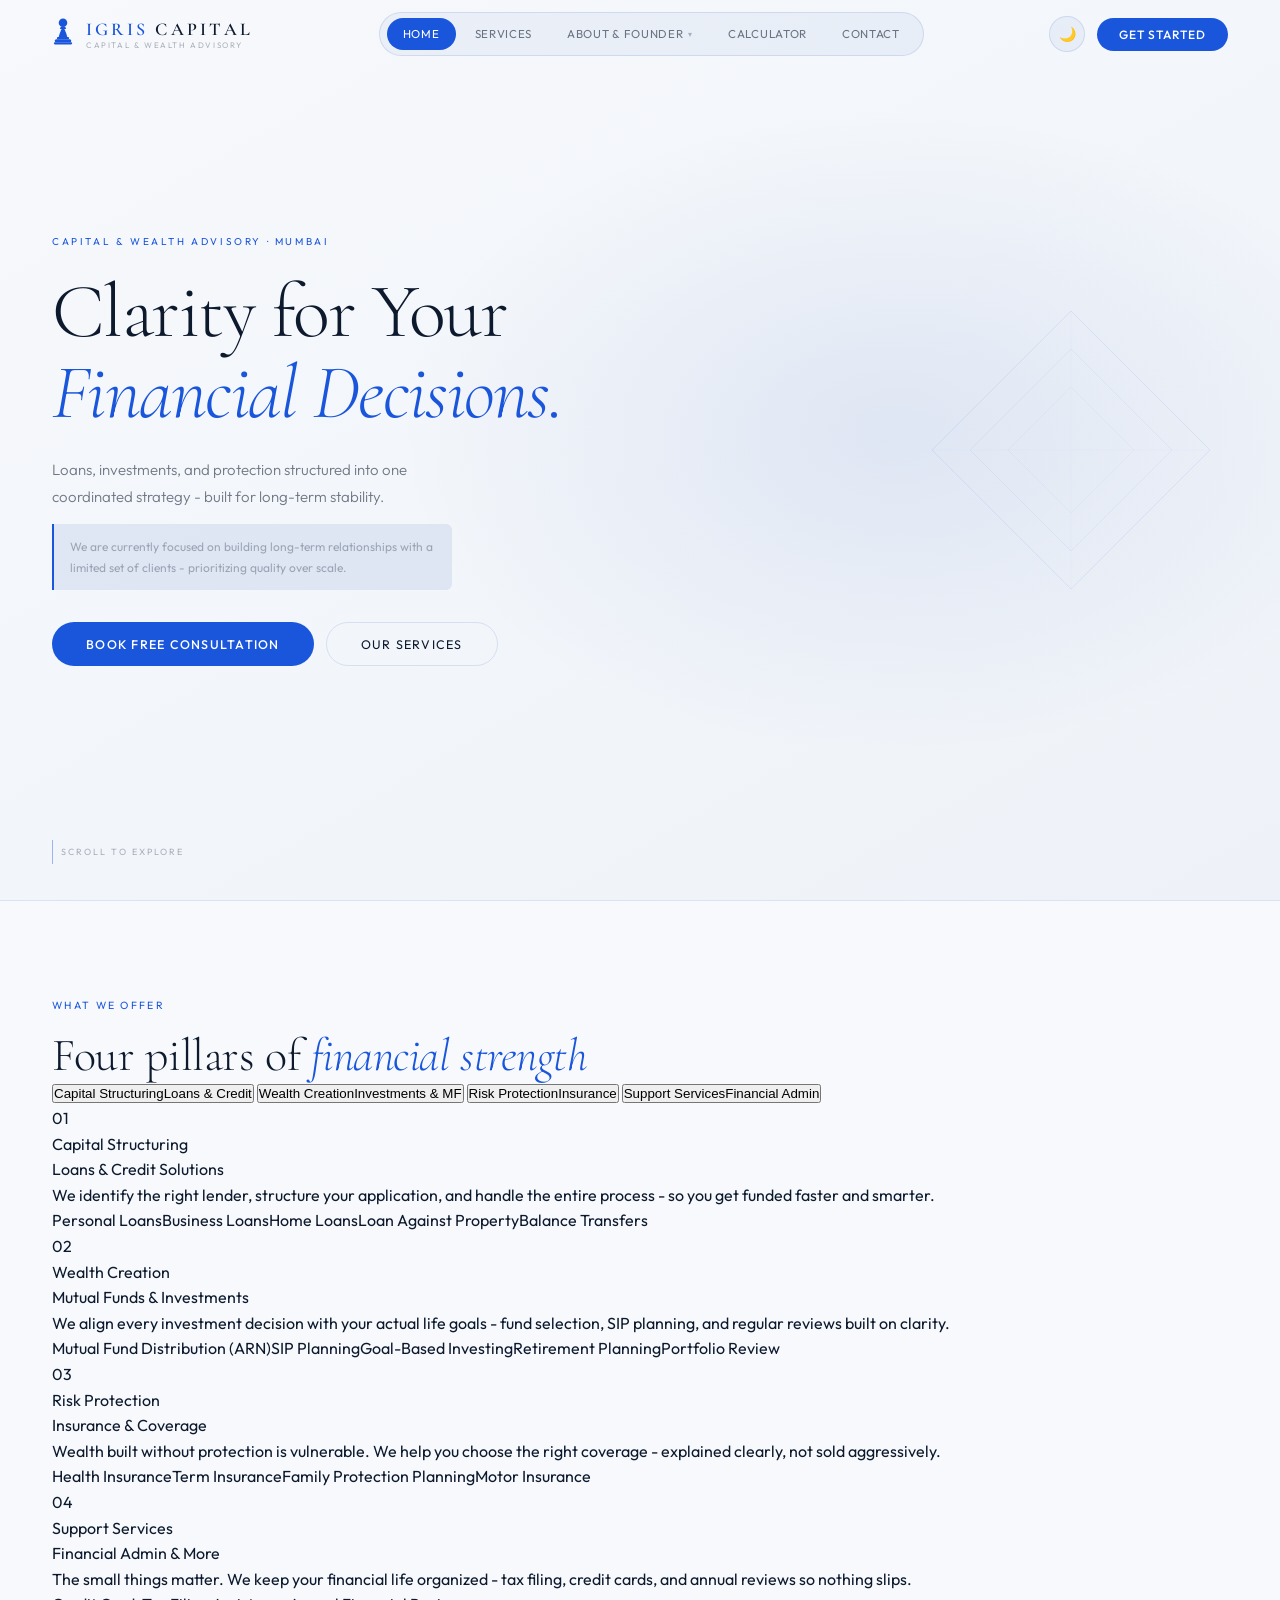
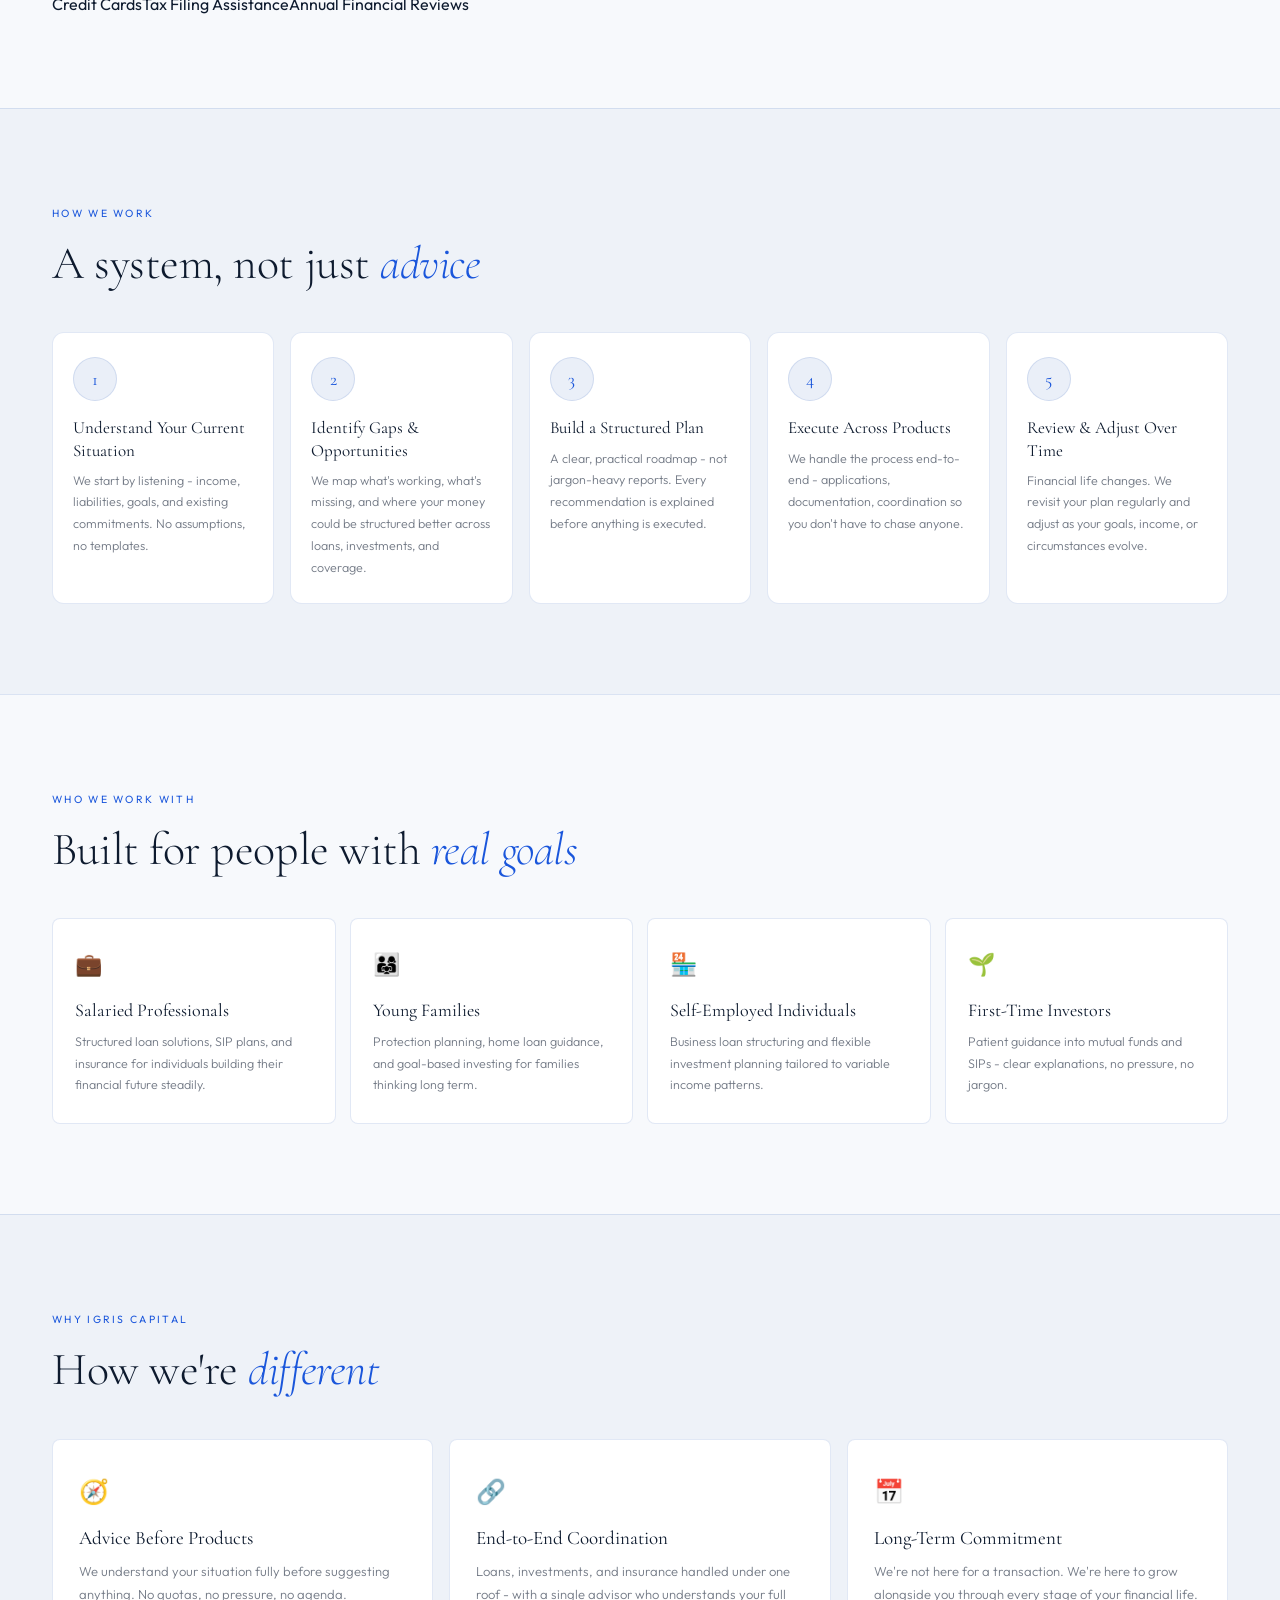
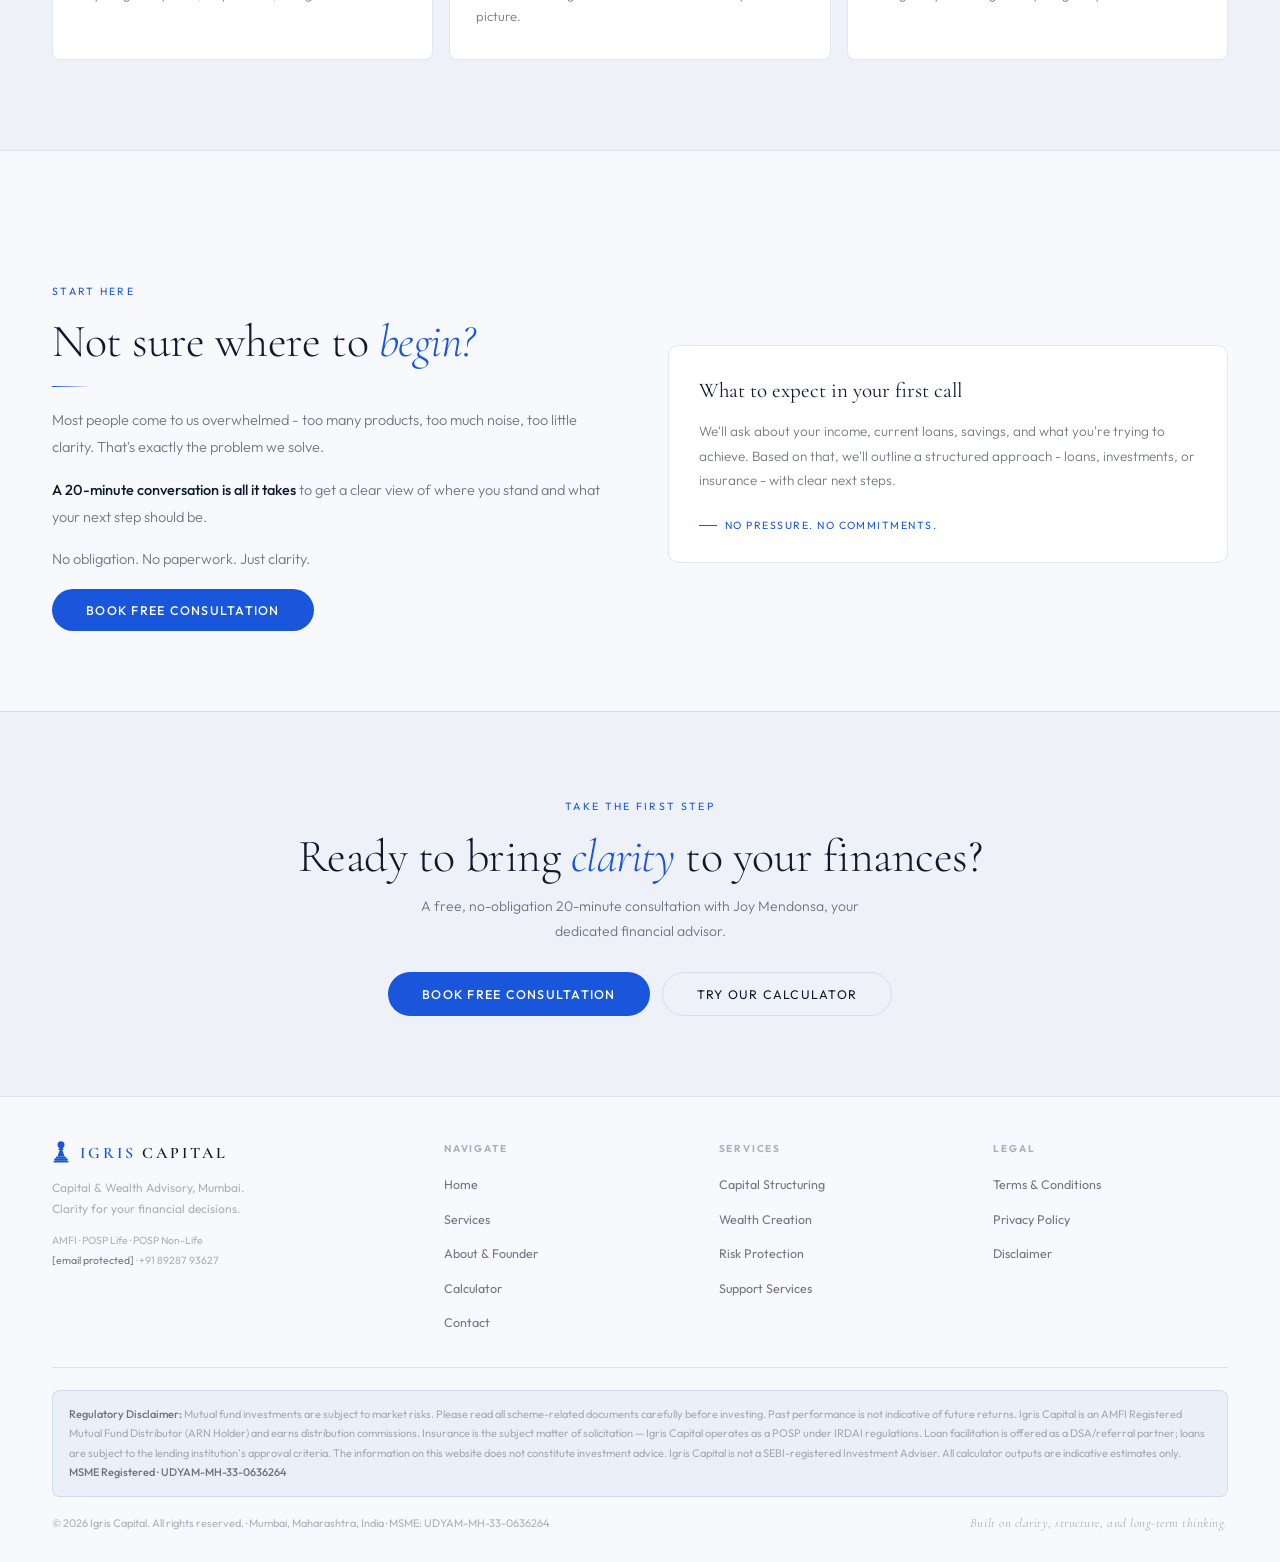
<file: index (11).html>
<!DOCTYPE html>
<html lang="en" data-theme="light">
<head>
<meta charset="UTF-8">
<meta name="viewport" content="width=device-width, initial-scale=1.0">
<meta http-equiv="X-Content-Type-Options" content="nosniff">
<meta http-equiv="X-Frame-Options" content="SAMEORIGIN">
<meta http-equiv="Referrer-Policy" content="strict-origin-when-cross-origin">
<meta name="description" content="Igris Capital — Clarity for Your Financial Decisions. Loans, investments, and protection structured into one coordinated strategy.">
<title>Igris Capital — Clarity for Your Financial Decisions</title>
<link href="https://fonts.googleapis.com/css2?family=Cormorant+Garamond:ital,wght@0,300;0,400;0,500;0,600;1,300;1,400&family=Outfit:wght@300;400;500&display=swap" rel="stylesheet">
<link rel="stylesheet" href="css/styles.css">
</head>
<body>
</head>
<body>

<!-- CHESS PAWN LOGO MARK (SVG definition, reused inline) -->
<svg style="display:none">
  <defs>
    <g id="pawn-logo">
      <!-- Chess pawn outline matching the reference image, filled blue -->
      <circle cx="30" cy="11" r="9" fill="var(--acc)" stroke="var(--acc)" stroke-width="1"/>
      <rect x="23" y="20" width="14" height="7" rx="3.5" fill="var(--acc)"/>
      <path d="M21 27 L16 54 L44 54 L39 27Z" fill="var(--acc)"/>
      <rect x="12" y="54" width="36" height="7" rx="3.5" fill="var(--acc)"/>
      <rect x="6" y="61" width="48" height="8" rx="4" fill="var(--acc)"/>
    </g>
  </defs>
</svg>

<nav id="nav">
  <div class="logo" onclick="go('home')">
    <!-- Chess Pawn Logo — Narrow Waist Staunton -->
    <svg class="logo-mark" viewBox="0 0 72 104" fill="none" xmlns="http://www.w3.org/2000/svg">
      <circle cx="36" cy="15" r="14" fill="var(--acc)"/>
      <rect x="28" y="28" width="16" height="4" rx="2" fill="var(--acc)"/>
      <rect x="26" y="31" width="20" height="4.5" rx="2.25" fill="var(--acc)"/>
      <path d="M32 35.5 C30 38 28 41 28 44 C26 48 24 54 22 62 L50 62 C48 54 46 48 44 44 C44 41 42 38 40 35.5 Z" fill="var(--acc)"/>
      <rect x="16" y="62" width="40" height="7" rx="3.5" fill="var(--acc)"/>
      <rect x="9" y="69" width="54" height="10" rx="5" fill="var(--acc)"/>
      <rect x="6" y="79" width="60" height="7" rx="3.5" fill="var(--acc)"/>
    </svg>
    <div class="logo-info">
      <span class="logo-name">Igris <span>Capital</span></span>
      <span class="logo-sub">Capital &amp; Wealth Advisory</span>
    </div>
  </div>
  <div class="nav-pill">
    <a onclick="go('home')" data-p="home" class="active">Home</a>
    <a onclick="go('services')" data-p="services">Services</a>
    <!-- About with dropdown -->
    <span class="nav-drop" style="position:relative">
      <a onclick="go('about')" data-p="about" style="display:inline-flex;align-items:center;gap:3px">About &amp; Founder <span class="nav-drop-arrow">▾</span></a>
      <div class="nav-drop-menu">
        <a onclick="go('about')">About &amp; Founder</a>
        <a onclick="go('terms')">Terms &amp; Conditions</a>
        <a onclick="go('privacy')">Privacy Policy</a>
        <a onclick="go('disclaimer')">Disclaimer</a>
      </div>
    </span>
    <a onclick="go('calculator')" data-p="calculator">Calculator</a>
    <a onclick="go('contact')" data-p="contact">Contact</a>
  </div>
  <div class="nav-r">
    <button class="theme-btn" id="themeBtn" aria-label="Toggle theme">🌙</button>
    <button class="cta-btn" onclick="go('contact')">Get Started</button>
    <button class="ham-btn" id="hamBtn" aria-label="Menu">
      <span></span><span></span><span></span>
    </button>
  </div>
</nav>

<div class="mob-nav" id="mobNav">
  <a onclick="go('home');closeMob()" data-p="home">Home</a>
  <a onclick="go('services');closeMob()" data-p="services">Services</a>
  <a onclick="go('about');closeMob()" data-p="about">About &amp; Founder</a>
  <a onclick="go('calculator');closeMob()" data-p="calculator">Calculator</a>
  <a onclick="go('contact');closeMob()" data-p="contact">Contact</a>
  <a onclick="go('terms');closeMob()" data-p="terms" style="font-size:11px;opacity:.7">Terms &amp; Conditions</a>
  <a onclick="go('privacy');closeMob()" data-p="privacy" style="font-size:11px;opacity:.7">Privacy Policy</a>
  <a onclick="go('disclaimer');closeMob()" data-p="disclaimer" style="font-size:11px;opacity:.7">Disclaimer</a>
</div>

<!-- ══════════════════════════════════════
     HOME
══════════════════════════════════════ -->
<div class="page active" id="page-home">
  <section class="hero">
    <div class="hero-bg"></div>
    <div class="hero-geo" aria-hidden="true">
      <svg viewBox="0 0 290 290" fill="none" xmlns="http://www.w3.org/2000/svg">
        <polygon points="145,6 284,145 145,284 6,145" stroke="var(--acc)" stroke-width="1" opacity="0.22"/>
        <polygon points="145,44 246,145 145,246 44,145" stroke="var(--acc)" stroke-width="1" opacity="0.14"/>
        <polygon points="145,82 208,145 145,208 82,145" stroke="var(--acc)" stroke-width="1" opacity="0.08"/>
        <line x1="145" y1="6" x2="145" y2="284" stroke="var(--acc)" stroke-width="0.5" opacity="0.1"/>
        <line x1="6" y1="145" x2="284" y2="145" stroke="var(--acc)" stroke-width="0.5" opacity="0.1"/>
      </svg>
    </div>
    <div class="hero-c">
      <div class="hero-eye fu">Capital &amp; Wealth Advisory &middot; Mumbai</div>
      <h1 class="fu d1">Clarity for Your<br><em>Financial Decisions.</em></h1>
      <p class="hero-sub fu d2">Loans, investments, and protection structured into one coordinated strategy - built for long-term stability.</p>
      <p class="hero-focus fu d3">We are currently focused on building long-term relationships with a limited set of clients - prioritizing quality over scale.</p>
      <div class="hero-acts fu d4">
        <button class="btn-p" onclick="go('contact')">Book Free Consultation</button>
        <button class="btn-o" onclick="go('services')">Our Services</button>
      </div>
    </div>
    <div class="scroll-hint">Scroll to explore</div>
  </section>

  <section class="h-svc">
    <div class="stag rev">What We Offer</div>
    <h2 class="rev">Four pillars of <em>financial strength</em></h2>
    <div class="svc-tabs rev">
      <div class="tab-nav">
        <button class="tab-btn on" onclick="switchTab(0)"><span class="tb-dot dg"></span><div class="tb-info"><span class="tb-name">Capital Structuring</span><span class="tb-sub">Loans &amp; Credit</span></div></button>
        <button class="tab-btn" onclick="switchTab(1)"><span class="tb-dot db"></span><div class="tb-info"><span class="tb-name">Wealth Creation</span><span class="tb-sub">Investments &amp; MF</span></div></button>
        <button class="tab-btn" onclick="switchTab(2)"><span class="tb-dot dy"></span><div class="tb-info"><span class="tb-name">Risk Protection</span><span class="tb-sub">Insurance</span></div></button>
        <button class="tab-btn" onclick="switchTab(3)"><span class="tb-dot dp"></span><div class="tb-info"><span class="tb-name">Support Services</span><span class="tb-sub">Financial Admin</span></div></button>
      </div>
      <div class="tab-panels">
        <div class="tab-panel on"><div class="tp-num">01</div><div class="tp-title">Capital Structuring</div><div class="tp-role">Loans &amp; Credit Solutions</div><div class="tp-desc">We identify the right lender, structure your application, and handle the entire process - so you get funded faster and smarter.</div><div class="tp-items"><span class="tp-tag">Personal Loans</span><span class="tp-tag">Business Loans</span><span class="tp-tag">Home Loans</span><span class="tp-tag">Loan Against Property</span><span class="tp-tag">Balance Transfers</span></div></div>
        <div class="tab-panel"><div class="tp-num">02</div><div class="tp-title">Wealth Creation</div><div class="tp-role">Mutual Funds &amp; Investments</div><div class="tp-desc">We align every investment decision with your actual life goals - fund selection, SIP planning, and regular reviews built on clarity.</div><div class="tp-items"><span class="tp-tag">Mutual Fund Distribution (ARN)</span><span class="tp-tag">SIP Planning</span><span class="tp-tag">Goal-Based Investing</span><span class="tp-tag">Retirement Planning</span><span class="tp-tag">Portfolio Review</span></div></div>
        <div class="tab-panel"><div class="tp-num">03</div><div class="tp-title">Risk Protection</div><div class="tp-role">Insurance &amp; Coverage</div><div class="tp-desc">Wealth built without protection is vulnerable. We help you choose the right coverage - explained clearly, not sold aggressively.</div><div class="tp-items"><span class="tp-tag">Health Insurance</span><span class="tp-tag">Term Insurance</span><span class="tp-tag">Family Protection Planning</span><span class="tp-tag">Motor Insurance</span></div></div>
        <div class="tab-panel"><div class="tp-num">04</div><div class="tp-title">Support Services</div><div class="tp-role">Financial Admin &amp; More</div><div class="tp-desc">The small things matter. We keep your financial life organized - tax filing, credit cards, and annual reviews so nothing slips.</div><div class="tp-items"><span class="tp-tag">Credit Cards</span><span class="tp-tag">Tax Filing Assistance</span><span class="tp-tag">Annual Financial Reviews</span></div></div>
      </div>
    </div>
  </section>

  <section class="process">
    <div class="stag rev">How We Work</div>
    <h2 class="rev">A system, not just <em>advice</em></h2>
    <div class="steps rev">
      <div class="step"><div class="step-num"><span>1</span></div><div class="step-body"><h4>Understand Your Current Situation</h4><p>We start by listening - income, liabilities, goals, and existing commitments. No assumptions, no templates.</p></div></div>
      <div class="step"><div class="step-num"><span>2</span></div><div class="step-body"><h4>Identify Gaps &amp; Opportunities</h4><p>We map what's working, what's missing, and where your money could be structured better across loans, investments, and coverage.</p></div></div>
      <div class="step"><div class="step-num"><span>3</span></div><div class="step-body"><h4>Build a Structured Plan</h4><p>A clear, practical roadmap - not jargon-heavy reports. Every recommendation is explained before anything is executed.</p></div></div>
      <div class="step"><div class="step-num"><span>4</span></div><div class="step-body"><h4>Execute Across Products</h4><p>We handle the process end-to-end - applications, documentation, coordination so you don't have to chase anyone.</p></div></div>
      <div class="step"><div class="step-num"><span>5</span></div><div class="step-body"><h4>Review &amp; Adjust Over Time</h4><p>Financial life changes. We revisit your plan regularly and adjust as your goals, income, or circumstances evolve.</p></div></div>
    </div>
  </section>

  <section class="who">
    <div class="stag rev">Who We Work With</div>
    <h2 class="rev">Built for people with <em>real goals</em></h2>
    <div class="who-grid rev">
      <div class="who-c"><div class="who-icon">💼</div><h4>Salaried Professionals</h4><p>Structured loan solutions, SIP plans, and insurance for individuals building their financial future steadily.</p></div>
      <div class="who-c"><div class="who-icon">👨‍👩‍👧</div><h4>Young Families</h4><p>Protection planning, home loan guidance, and goal-based investing for families thinking long term.</p></div>
      <div class="who-c"><div class="who-icon">🏪</div><h4>Self-Employed Individuals</h4><p>Business loan structuring and flexible investment planning tailored to variable income patterns.</p></div>
      <div class="who-c"><div class="who-icon">🌱</div><h4>First-Time Investors</h4><p>Patient guidance into mutual funds and SIPs - clear explanations, no pressure, no jargon.</p></div>
    </div>
  </section>

  <section class="h-why">
    <div class="stag rev">Why Igris Capital</div>
    <h2 class="rev">How we're <em>different</em></h2>
    <div class="why-trio rev">
      <div class="why-c"><div class="wi">🧭</div><h4>Advice Before Products</h4><p>We understand your situation fully before suggesting anything. No quotas, no pressure, no agenda.</p></div>
      <div class="why-c"><div class="wi">🔗</div><h4>End-to-End Coordination</h4><p>Loans, investments, and insurance handled under one roof - with a single advisor who understands your full picture.</p></div>
      <div class="why-c"><div class="wi">📅</div><h4>Long-Term Commitment</h4><p>We're not here for a transaction. We're here to grow alongside you through every stage of your financial life.</p></div>
    </div>
  </section>

  <section class="edu">
    <div class="edu-inner">
      <div class="edu-text rev">
        <div class="stag">Start Here</div>
        <h2>Not sure where to <em>begin?</em></h2>
        <div class="gline"></div>
        <p>Most people come to us overwhelmed - too many products, too much noise, too little clarity. That's exactly the problem we solve.</p>
        <p><strong>A 20-minute conversation is all it takes</strong> to get a clear view of where you stand and what your next step should be.</p>
        <p>No obligation. No paperwork. Just clarity.</p>
        <button class="btn-p" onclick="go('contact')">Book Free Consultation</button>
      </div>
      <div class="edu-focus rev">
        <h4>What to expect in your first call</h4>
        <p>We'll ask about your income, current loans, savings, and what you're trying to achieve. Based on that, we'll outline a structured approach - loans, investments, or insurance - with clear next steps.</p>
        <div class="early-tag">No pressure. No commitments.</div>
      </div>
    </div>
  </section>

  <section class="cta-band rev">
    <div class="stag" style="justify-content:center">Take the First Step</div>
    <h2 style="margin-bottom:12px">Ready to bring <em>clarity</em> to your finances?</h2>
    <p style="font-size:14px;color:var(--txm);max-width:440px;margin:0 auto 28px;line-height:1.8;font-weight:300">A free, no-obligation 20-minute consultation with Joy Mendonsa, your dedicated financial advisor.</p>
    <div style="display:flex;gap:12px;justify-content:center;flex-wrap:wrap">
      <button class="btn-p" onclick="go('contact')">Book Free Consultation</button>
      <button class="btn-o" onclick="go('calculator')">Try Our Calculator</button>
    </div>
  </section>
</div>

<!-- ══════════════════════════════════════
     SERVICES
══════════════════════════════════════ -->
<div class="page" id="page-services">
  <div class="pg-head">
    <div class="stag fu">Our Services</div>
    <h2 class="fu d1">Everything your finances <em>need</em></h2>
    <p class="fu d2">Four service pillars that work together - structured for your specific situation, not sold off a shelf.</p>
  </div>
  <div class="svcs-full">
    <div class="svc-row">
      <div class="svc-r-l rev">
        <div class="svc-r-num">01</div>
        <h3>Capital Structuring</h3>
        <div class="svc-r-role">Loans &amp; Credit Solutions</div>
        <p>We identify the right lender, structure your application, and handle the entire loan journey - so you get funded faster and smarter.</p>
      </div>
      <div class="svc-cards rev">
        <div class="svc-c"><div class="si">🏠</div><h5>Home Loans</h5><p>End-to-end home loan assistance with the right bank at the best rate.</p></div>
        <div class="svc-c"><div class="si">💳</div><h5>Personal Loans</h5><p>Quick disbursals for personal needs with transparent terms.</p></div>
        <div class="svc-c"><div class="si">🏢</div><h5>Business Loans</h5><p>Working capital and growth loans structured for your business cycle.</p></div>
        <div class="svc-c"><div class="si">🔑</div><h5>Loan Against Property</h5><p>Unlock the value of your assets at competitive rates.</p></div>
        <div class="svc-c"><div class="si">⚖️</div><h5>Balance Transfers</h5><p>Move your existing loan to a better lender and reduce your EMI.</p></div>
      </div>
    </div>
    <div class="svc-row">
      <div class="svc-r-l rev">
        <div class="svc-r-num">02</div>
        <h3>Wealth Creation</h3>
        <div class="svc-r-role">Mutual Funds &amp; Investments</div>
        <p>Goal-based investing through mutual funds and SIPs - every decision aligned with your actual life, not generic benchmarks.</p>
      </div>
      <div class="svc-cards rev">
        <div class="svc-c"><div class="si">📈</div><h5>Mutual Fund Distribution</h5><p>ARN-registered distributor. Direct and regular plan guidance.</p></div>
        <div class="svc-c"><div class="si">🔄</div><h5>SIP Planning</h5><p>Disciplined monthly investing matched to your income and goals.</p></div>
        <div class="svc-c"><div class="si">🎯</div><h5>Goal-Based Investing</h5><p>Build separate portfolios for each goal - home, education, retirement.</p></div>
        <div class="svc-c"><div class="si">🌅</div><h5>Retirement Planning</h5><p>Long-term wealth building for a financially independent future.</p></div>
        <div class="svc-c"><div class="si">🔍</div><h5>Portfolio Review</h5><p>Annual reviews to keep your portfolio aligned with your goals.</p></div>
      </div>
    </div>
    <div class="svc-row">
      <div class="svc-r-l rev">
        <div class="svc-r-num">03</div>
        <h3>Risk Protection</h3>
        <div class="svc-r-role">Insurance &amp; Coverage</div>
        <p>Wealth built without protection is vulnerable. We help you choose the right coverage - explained clearly, never sold aggressively.</p>
      </div>
      <div class="svc-cards rev">
        <div class="svc-c"><div class="si">🏥</div><h5>Health Insurance</h5><p>Comprehensive health cover for individuals and families.</p></div>
        <div class="svc-c"><div class="si">🛡️</div><h5>Term Insurance</h5><p>Pure life protection at the most affordable premiums.</p></div>
        <div class="svc-c"><div class="si">👨‍👩‍👧</div><h5>Family Protection</h5><p>Integrated insurance planning for your entire household.</p></div>
        <div class="svc-c"><div class="si">🚗</div><h5>Motor Insurance</h5><p>Car and two-wheeler insurance with quick claim support.</p></div>
      </div>
    </div>
    <div class="svc-row">
      <div class="svc-r-l rev">
        <div class="svc-r-num">04</div>
        <h3>Support Services</h3>
        <div class="svc-r-role">Financial Admin &amp; More</div>
        <p>The small things matter. We keep your financial life organized so nothing slips through the cracks.</p>
      </div>
      <div class="svc-cards rev">
        <div class="svc-c"><div class="si">💳</div><h5>Credit Cards</h5><p>Right card recommendations based on your spending patterns.</p></div>
        <div class="svc-c"><div class="si">📋</div><h5>Tax Filing Assistance</h5><p>Accurate ITR filing with professional guidance.</p></div>
        <div class="svc-c"><div class="si">📅</div><h5>Annual Financial Review</h5><p>Yearly check-in on your full financial picture and next steps.</p></div>
      </div>
    </div>
  </div>
</div>

<!-- ══════════════════════════════════════
     ABOUT
══════════════════════════════════════ -->
<div class="page" id="page-about">
  <div class="pg-head">
    <div class="stag fu">About Igris Capital</div>
    <h2 class="fu d1">Built on <em>clarity</em> and trust</h2>
    <p class="fu d2">A Mumbai-based financial advisory firm helping individuals and families structure their financial lives with clarity, purpose, and long-term thinking.</p>
  </div>
  <div style="padding:56px 52px 0">
    <div class="about-grid">
      <div class="at rev">
        <div class="stag">Our Story</div>
        <p>Igris Capital was founded with a simple belief: <strong>most people don't need more financial products - they need better financial clarity.</strong></p>
        <p>In a market flooded with agents chasing quotas, we chose a different path - building a firm where every recommendation starts with a question, not a product pitch.</p>
        <p>We work with a limited number of clients deliberately, because <strong>quality of advice demands depth of relationship.</strong> We are not building volume. We are building trust.</p>
        <div class="qbox"><p>"Most financial decisions go wrong not because of bad math, but because of unclear priorities."</p></div>
      </div>
      <div class="pain-stack rev">
        <div class="stag">Problems We Solve</div>
        <div class="pc"><div class="pci">😕</div><span>Confused about which mutual fund to pick or where to start investing</span></div>
        <div class="pc"><div class="pci">📞</div><span>Overwhelmed by agents pushing products without understanding your needs</span></div>
        <div class="pc"><div class="pci">🔗</div><span>Managing loans, insurance, and investments with different people and no coordination</span></div>
        <div class="pc"><div class="pci">⏳</div><span>Delaying financial decisions because nothing feels clear or trustworthy</span></div>
        <div class="pc"><div class="pci">💡</div><span>Needing a single, honest advisor who understands your full financial picture</span></div>
      </div>
    </div>
  </div>

  <section class="diff">
    <div class="stag rev">Our Philosophy</div>
    <h2 class="rev">Advisors, not <em>salespeople</em></h2>
    <div class="diff-grid">
      <div class="diff-left rev">
        <p>We don't lead with products. We lead with questions — about your goals, your situation, your timeline. Only then do we recommend.</p>
        <p>In a market full of agents pushing quotas, <strong>we've chosen to be advisors building relationships.</strong> Every client gets honest, jargon-free explanations before anything is executed.</p>
        <div class="phil-q"><p>"Good financial decisions start with clarity, not confidence."</p><cite>— Joy Mendonsa, Founder</cite></div>
      </div>
      <div class="diff-list rev">
        <div class="diff-item"><div class="diff-dot"></div><div class="diff-item-body"><h5>Advice-First Approach</h5><p>We understand fully before we recommend anything. No pressure, no agenda.</p></div></div>
        <div class="diff-item"><div class="diff-dot"></div><div class="diff-item-body"><h5>Clear Explanations - No Jargon</h5><p>Every product explained in plain language you can act on confidently.</p></div></div>
        <div class="diff-item"><div class="diff-dot"></div><div class="diff-item-body"><h5>Practical Execution Support</h5><p>We don't just advise and step back. We handle the process end-to-end with you.</p></div></div>
        <div class="diff-item"><div class="diff-dot"></div><div class="diff-item-body"><h5>Long-Term Planning Mindset</h5><p>We're here for the next decade of your financial life — not just the next transaction.</p></div></div>
      </div>
    </div>
  </section>

  <div style="padding:60px 52px 70px">
    <div class="stag rev">Our Commitment</div>
    <h2 class="rev">What we stand <em>for</em></h2>
    <div class="adv-g">
      <div class="adv-c rev"><div class="ai">🏛️</div><h4>All Needs, One Roof</h4><p>Every financial need coordinated by one trusted firm.</p></div>
      <div class="adv-c rev"><div class="ai">🤝</div><h4>Truly Personalized</h4><p>We understand your full picture before recommending anything.</p></div>
      <div class="adv-c rev"><div class="ai">⚡</div><h4>Fast Execution</h4><p>From documentation to disbursement - we move with precision.</p></div>
      <div class="adv-c rev"><div class="ai">📅</div><h4>Long-Term Relationship</h4><p>We track and support your journey through every life stage.</p></div>
      <div class="adv-c rev"><div class="ai">💬</div><h4>No Jargon, Ever</h4><p>Every recommendation explained clearly before any execution.</p></div>
      <div class="adv-c rev"><div class="ai">🔗</div><h4>Structured System</h4><p>Every service is part of a broader financial architecture for you.</p></div>
    </div>
  </div>

  <section class="founder-section">
    <div class="stag rev">Meet the Team</div>
    <h2 class="rev">The people behind <em>Igris Capital</em></h2>
    <div class="team-grid">

      <!-- Joy Mendonsa -->
      <div class="founder-card-v2 rev">
        <div class="fc-avatar-wrap">
          <div class="fc-avatar"><img src="[data-uri]" alt="Joy Mendonsa"></div>
          <div class="fc-avatar-info">
            <div class="fc-name">Joy Mendonsa</div>
            <div class="fc-title">Founder · Consultant &amp; Advisor</div>
          </div>
        </div>
        <p class="fc-bio">Joy founded Igris Capital with a single conviction: <strong>financial advice should start with understanding, not with selling.</strong> With experience across mutual fund distribution, insurance planning, and loan structuring, Joy brings a rare ability to see the full financial picture — and communicate it plainly. Every client advisory relationship is led personally by Joy.</p>
        <div class="fc-creds">
          <div class="cred-badge"><span class="ci2">🎓</span> MBA Graduate</div>
          <div class="cred-badge"><span class="ci2">✦</span> AMFI Registered MF Distributor</div>
          <div class="cred-badge"><span class="ci2">✦</span> POSP Life &amp; Non-Life Insurance</div>
          <div class="cred-badge"><span class="ci2">💡</span> Financial Consultant &amp; Advisor</div>
          <div class="cred-badge"><span class="ci2">📍</span> Mumbai, Maharashtra</div>
        </div>
        <div class="fc-tags">
          <span class="fc-tag">MBA Graduate</span>
          <span class="fc-tag">Financial Advisory</span>
          <span class="fc-tag">Loan Structuring</span>
          <span class="fc-tag">Wealth Planning</span>
          <span class="fc-tag">Insurance Planning</span>
        </div>
        <div class="founder-phil" style="margin-top:18px;width:100%"><p>"I started Igris Capital because I believed clients deserved an advisor who asks before they answer."</p><cite>— Joy Mendonsa</cite></div>
      </div>

      <!-- Disha Mota -->
      <div class="founder-card-v2 rev">
        <div class="fc-avatar-wrap">
          <div class="fc-avatar"><img src="[data-uri]" alt="Disha Mota"></div>
          <div class="fc-avatar-info">
            <div class="fc-name">Disha Mota</div>
            <div class="fc-title">Co-Founder · Operations &amp; Client Onboarding</div>
          </div>
        </div>
        <p class="fc-bio">Disha ensures that every client's journey with Igris Capital is smooth, structured, and seamless from day one. With sharp technical skills and an MBA background, she leads client onboarding, operational processes, and data-driven reporting — making sure nothing falls through the cracks behind the scenes.</p>
        <div class="fc-creds">
          <div class="cred-badge"><span class="ci2">🎓</span> MBA Graduate</div>
          <div class="cred-badge"><span class="ci2">📊</span> Excel &amp; Power BI Expert</div>
          <div class="cred-badge"><span class="ci2">⚙️</span> Operations &amp; Process Management</div>
          <div class="cred-badge"><span class="ci2">📍</span> Mumbai, Maharashtra</div>
        </div>
        <div class="fc-tags">
          <span class="fc-tag">Client Onboarding</span>
          <span class="fc-tag">Operations</span>
          <span class="fc-tag">Power BI</span>
          <span class="fc-tag">Data Analytics</span>
          <span class="fc-tag">Process Design</span>
        </div>
        <div class="founder-phil" style="margin-top:18px;width:100%"><p>"A great client experience starts the moment they walk in — and never stops."</p><cite>— Disha Mota</cite></div>
      </div>
    </div>
  </section>

  <div class="vision-b">
    <div class="vis-eye rev">Our Vision</div>
    <blockquote class="rev">To build a trusted financial ecosystem helping clients <em>structure capital</em>, protect wealth, and grow confidently.</blockquote>
    <div style="display:flex;gap:12px;justify-content:center;flex-wrap:wrap" class="rev">
      <button class="btn-p" onclick="go('contact')">Start the Conversation</button>
      <button class="btn-o" onclick="go('terms')">Legal &amp; Policies</button>
    </div>
  </div>
</div>

<!-- ══════════════════════════════════════
     CALCULATOR
══════════════════════════════════════ -->
<div class="page" id="page-calculator">
  <div class="calc-hero">
    <div class="stag fu">Financial Calculators</div>
    <h2 class="fu d1">Calculate your <em>financial future</em></h2>
    <p class="fu d2">Use our tools to estimate returns, plan SIPs, and understand how your money can grow over time.</p>
  </div>
  <div class="calc-body">
    <div class="calc-tabs-nav">
      <button class="calc-tab-btn on" onclick="switchCalc(0)">SIP Returns</button>
      <button class="calc-tab-btn" onclick="switchCalc(1)">Lumpsum Returns</button>
      <button class="calc-tab-btn" onclick="switchCalc(2)">Goal SIP Planner</button>
      <button class="calc-tab-btn" onclick="switchCalc(3)">EMI Calculator</button>
    </div>

    <!-- SIP CALCULATOR -->
    <div class="calc-panel on" id="calc-0">
      <div class="calc-grid">
        <div class="calc-card">
          <h3>SIP Returns Calculator</h3>
          <p>Estimate the wealth you can build through a Systematic Investment Plan over time.</p>
          <div class="calc-field">
            <label>Monthly SIP Amount (₹) <span style="color:var(--txf);font-size:10px;letter-spacing:0;text-transform:none;font-weight:300">Min ₹100</span></label>
            <div class="manual-row">
              <span class="rupee-prefix">₹</span>
              <input type="number" id="sip-amt-manual" min="100" max="100000" step="100" value="5000" oninput="syncFromManual('sip-amt','sip-amt-manual',100,100000);calcSIP()" class="manual-input">
            </div>
            <input type="range" id="sip-amt" min="100" max="100000" step="100" value="5000" oninput="syncFromRange('sip-amt','sip-amt-manual');calcSIP()" style="width:100%;accent-color:var(--acc);margin-top:8px">
            <div class="range-hints"><span>₹100</span><span>₹1L</span></div>
          </div>
          <div class="calc-field">
            <label>Expected Annual Return (%)</label>
            <div class="manual-row">
              <input type="number" id="sip-rate-manual" min="1" max="30" step="0.5" value="12" oninput="syncFromManual('sip-rate','sip-rate-manual',1,30);calcSIP()" class="manual-input" style="padding-left:13px">
              <span class="pct-suffix">%</span>
            </div>
            <input type="range" id="sip-rate" min="1" max="30" step="0.5" value="12" oninput="syncFromRange('sip-rate','sip-rate-manual');calcSIP()" style="width:100%;accent-color:var(--acc);margin-top:8px">
            <div class="range-hints"><span>1%</span><span>30%</span></div>
          </div>
          <div class="calc-field">
            <label>Investment Period (Years)</label>
            <div class="manual-row">
              <input type="number" id="sip-yrs-manual" min="1" max="40" step="1" value="10" oninput="syncFromManual('sip-yrs','sip-yrs-manual',1,40);calcSIP()" class="manual-input" style="padding-left:13px">
              <span class="pct-suffix">yrs</span>
            </div>
            <input type="range" id="sip-yrs" min="1" max="40" step="1" value="10" oninput="syncFromRange('sip-yrs','sip-yrs-manual');calcSIP()" style="width:100%;accent-color:var(--acc);margin-top:8px">
            <div class="range-hints"><span>1 yr</span><span>40 yrs</span></div>
          </div>
        </div>
        <div class="calc-result">
          <h3>Projected Returns</h3>
          <div class="result-row"><span class="result-label">Total Amount Invested</span><span class="result-val" id="sip-invested">₹6,00,000</span></div>
          <div class="result-row"><span class="result-label">Estimated Returns Earned</span><span class="result-val pos" id="sip-returns">₹5,61,695</span></div>
          <div class="result-row"><span class="result-label">Total Corpus Value</span><span class="result-val big" id="sip-total">₹11,61,695</span></div>
          <div class="calc-chart" id="sip-chart"></div>
          <div class="calc-note">⚠ These are estimated projections based on assumed returns. Mutual fund investments are subject to market risks. Past performance does not guarantee future results. Please consult your advisor before investing.</div>
        </div>
      </div>
    </div>

    <!-- LUMPSUM CALCULATOR -->
    <div class="calc-panel" id="calc-1">
      <div class="calc-grid">
        <div class="calc-card">
          <h3>Lumpsum Returns Calculator</h3>
          <p>Estimate how a one-time investment can grow over your investment horizon.</p>
          <div class="calc-field">
            <label>Investment Amount (₹)</label>
            <div class="manual-row">
              <span class="rupee-prefix">₹</span>
              <input type="number" id="ls-amt-manual" min="100" max="100000000" step="1000" value="100000" oninput="syncFromManual('ls-amt','ls-amt-manual',100,100000000);calcLS()" class="manual-input">
            </div>
            <input type="range" id="ls-amt" min="100" max="10000000" step="1000" value="100000" oninput="syncFromRange('ls-amt','ls-amt-manual');calcLS()" style="width:100%;accent-color:var(--acc);margin-top:8px">
            <div class="range-hints"><span>₹100</span><span>₹1 Cr</span></div>
          </div>
          <div class="calc-field">
            <label>Expected Annual Return (%)</label>
            <div class="manual-row">
              <input type="number" id="ls-rate-manual" min="1" max="30" step="0.5" value="12" oninput="syncFromManual('ls-rate','ls-rate-manual',1,30);calcLS()" class="manual-input" style="padding-left:13px">
              <span class="pct-suffix">%</span>
            </div>
            <input type="range" id="ls-rate" min="1" max="30" step="0.5" value="12" oninput="syncFromRange('ls-rate','ls-rate-manual');calcLS()" style="width:100%;accent-color:var(--acc);margin-top:8px">
            <div class="range-hints"><span>1%</span><span>30%</span></div>
          </div>
          <div class="calc-field">
            <label>Investment Period (Years)</label>
            <div class="manual-row">
              <input type="number" id="ls-yrs-manual" min="1" max="40" step="1" value="10" oninput="syncFromManual('ls-yrs','ls-yrs-manual',1,40);calcLS()" class="manual-input" style="padding-left:13px">
              <span class="pct-suffix">yrs</span>
            </div>
            <input type="range" id="ls-yrs" min="1" max="40" step="1" value="10" oninput="syncFromRange('ls-yrs','ls-yrs-manual');calcLS()" style="width:100%;accent-color:var(--acc);margin-top:8px">
            <div class="range-hints"><span>1 yr</span><span>40 yrs</span></div>
          </div>
        </div>
        <div class="calc-result">
          <h3>Projected Returns</h3>
          <div class="result-row"><span class="result-label">Amount Invested</span><span class="result-val" id="ls-invested">₹1,00,000</span></div>
          <div class="result-row"><span class="result-label">Estimated Returns Earned</span><span class="result-val pos" id="ls-returns">₹2,10,585</span></div>
          <div class="result-row"><span class="result-label">Total Corpus Value</span><span class="result-val big" id="ls-total">₹3,10,585</span></div>
          <div class="result-row"><span class="result-label">Wealth Multiplied By</span><span class="result-val" id="ls-mult">3.1x</span></div>
          <div class="calc-note">⚠ These are estimated projections based on assumed returns. Mutual fund investments are subject to market risks. Past performance does not guarantee future results.</div>
        </div>
      </div>
    </div>

    <!-- GOAL SIP PLANNER -->
    <div class="calc-panel" id="calc-2">
      <div class="calc-grid">
        <div class="calc-card">
          <h3>Goal-Based SIP Planner</h3>
          <p>How much do you need to invest every month to reach your financial goal?</p>
          <div class="calc-field">
            <label>Target Corpus (₹)</label>
            <div class="manual-row">
              <span class="rupee-prefix">₹</span>
              <input type="number" id="goal-target-manual" min="1000" max="1000000000" step="10000" value="1000000" oninput="syncFromManual('goal-target','goal-target-manual',1000,1000000000);calcGoal()" class="manual-input">
            </div>
            <input type="range" id="goal-target" min="1000" max="100000000" step="10000" value="1000000" oninput="syncFromRange('goal-target','goal-target-manual');calcGoal()" style="width:100%;accent-color:var(--acc);margin-top:8px">
            <div class="range-hints"><span>₹1,000</span><span>₹10 Cr</span></div>
          </div>
          <div class="calc-field">
            <label>Expected Annual Return (%)</label>
            <div class="manual-row">
              <input type="number" id="goal-rate-manual" min="1" max="30" step="0.5" value="12" oninput="syncFromManual('goal-rate','goal-rate-manual',1,30);calcGoal()" class="manual-input" style="padding-left:13px">
              <span class="pct-suffix">%</span>
            </div>
            <input type="range" id="goal-rate" min="1" max="30" step="0.5" value="12" oninput="syncFromRange('goal-rate','goal-rate-manual');calcGoal()" style="width:100%;accent-color:var(--acc);margin-top:8px">
            <div class="range-hints"><span>1%</span><span>30%</span></div>
          </div>
          <div class="calc-field">
            <label>Time to Achieve Goal (Years)</label>
            <div class="manual-row">
              <input type="number" id="goal-yrs-manual" min="1" max="40" step="1" value="10" oninput="syncFromManual('goal-yrs','goal-yrs-manual',1,40);calcGoal()" class="manual-input" style="padding-left:13px">
              <span class="pct-suffix">yrs</span>
            </div>
            <input type="range" id="goal-yrs" min="1" max="40" step="1" value="10" oninput="syncFromRange('goal-yrs','goal-yrs-manual');calcGoal()" style="width:100%;accent-color:var(--acc);margin-top:8px">
            <div class="range-hints"><span>1 yr</span><span>40 yrs</span></div>
          </div>
        </div>
        <div class="calc-result">
          <h3>SIP Required</h3>
          <div class="result-row"><span class="result-label">Monthly SIP Needed</span><span class="result-val big" id="goal-sip">₹4,347</span></div>
          <div class="result-row"><span class="result-label">Total Amount You'll Invest</span><span class="result-val" id="goal-invested">₹5,21,640</span></div>
          <div class="result-row"><span class="result-label">Returns Your Money Generates</span><span class="result-val pos" id="goal-returns">₹4,78,360</span></div>
          <div class="result-row"><span class="result-label">Target Corpus</span><span class="result-val" id="goal-corpus">₹10,00,000</span></div>
          <div class="calc-note">⚠ These are estimated projections. Actual returns may vary depending on market conditions. Consult Igris Capital for a personalized investment plan.</div>
        </div>
      </div>
    </div>

    <!-- EMI CALCULATOR -->
    <div class="calc-panel" id="calc-3">
      <div class="calc-grid">
        <div class="calc-card">
          <h3>Loan EMI Calculator</h3>
          <p>Calculate your monthly EMI and total interest outgo for any loan.</p>
          <div class="calc-field">
            <label>Loan Amount (₹)</label>
            <div class="manual-row">
              <span class="rupee-prefix">₹</span>
              <input type="number" id="emi-amt-manual" min="1000" max="1000000000" step="10000" value="1000000" oninput="syncFromManual('emi-amt','emi-amt-manual',1000,1000000000);calcEMI()" class="manual-input">
            </div>
            <input type="range" id="emi-amt" min="1000" max="50000000" step="10000" value="1000000" oninput="syncFromRange('emi-amt','emi-amt-manual');calcEMI()" style="width:100%;accent-color:var(--acc);margin-top:8px">
            <div class="range-hints"><span>₹1,000</span><span>₹5 Cr</span></div>
          </div>
          <div class="calc-field">
            <label>Annual Interest Rate (%)</label>
            <div class="manual-row">
              <input type="number" id="emi-rate-manual" min="1" max="36" step="0.1" value="10.5" oninput="syncFromManual('emi-rate','emi-rate-manual',1,36);calcEMI()" class="manual-input" style="padding-left:13px">
              <span class="pct-suffix">%</span>
            </div>
            <input type="range" id="emi-rate" min="1" max="36" step="0.1" value="10.5" oninput="syncFromRange('emi-rate','emi-rate-manual');calcEMI()" style="width:100%;accent-color:var(--acc);margin-top:8px">
            <div class="range-hints"><span>1%</span><span>36%</span></div>
          </div>
          <div class="calc-field">
            <label>Loan Tenure (Years)</label>
            <div class="manual-row">
              <input type="number" id="emi-yrs-manual" min="1" max="30" step="1" value="5" oninput="syncFromManual('emi-yrs','emi-yrs-manual',1,30);calcEMI()" class="manual-input" style="padding-left:13px">
              <span class="pct-suffix">yrs</span>
            </div>
            <input type="range" id="emi-yrs" min="1" max="30" step="1" value="5" oninput="syncFromRange('emi-yrs','emi-yrs-manual');calcEMI()" style="width:100%;accent-color:var(--acc);margin-top:8px">
            <div class="range-hints"><span>1 yr</span><span>30 yrs</span></div>
          </div>
        </div>
        <div class="calc-result">
          <h3>EMI Breakdown</h3>
          <div class="result-row"><span class="result-label">Monthly EMI</span><span class="result-val big" id="emi-monthly">₹21,494</span></div>
          <div class="result-row"><span class="result-label">Loan Amount</span><span class="result-val" id="emi-principal">₹10,00,000</span></div>
          <div class="result-row"><span class="result-label">Total Interest Payable</span><span class="result-val" style="color:#ef4444" id="emi-interest">₹2,89,640</span></div>
          <div class="result-row"><span class="result-label">Total Amount Payable</span><span class="result-val" id="emi-total">₹12,89,640</span></div>
          <div class="calc-note">💡 Need a better rate? Igris Capital partners with HDFC, ICICI, Axis, and Bajaj Finserv to get you the most competitive loan terms. <span style="color:var(--acc);cursor:pointer" onclick="go('contact')">Book a free consultation →</span></div>
        </div>
      </div>
    </div>

    <div style="margin-top:44px;padding:24px 28px;border:1px solid var(--bdr);border-radius:10px;background:var(--surf)">
      <div style="display:flex;align-items:center;gap:16px;flex-wrap:wrap;justify-content:space-between">
        <div>
          <div class="stag" style="margin-bottom:6px">Get Expert Guidance</div>
          <p style="font-size:13.5px;color:var(--txm);font-weight:300;max-width:480px;line-height:1.7">These calculations are indicative. For a personalized plan tailored to your goals and situation, speak with Joy Mendonsa directly.</p>
        </div>
        <button class="btn-p" onclick="go('contact')">Book Free Consultation</button>
      </div>
    </div>
  </div>
</div>

<!-- ══════════════════════════════════════
     CONTACT
══════════════════════════════════════ -->
<div class="page" id="page-contact">
  <div class="pg-head">
    <div class="stag fu">Contact Us</div>
    <h2 class="fu d1">Let's talk about <em>your goals</em></h2>
    <p class="fu d2">Free 20-minute consultation. No obligation. No product pushing. Just an honest conversation about your financial situation.</p>
  </div>
  <div class="contact-body">
    <div class="ci-b rev">
      <h3>We're here to help</h3>
      <p>Every enquiry gets a personal response from Joy directly — no bots, no call centres, no outsourcing.</p>
      <div class="ci-list">
        <div class="ci-item"><span class="cii">📍</span><span>Mumbai, Maharashtra, India</span></div>
        <div class="ci-item"><span class="cii">✉️</span><span><a href="/cdn-cgi/l/email-protection#f59f9a8cb59c92879c869694859c819499db9c9b" style="color:var(--txm);text-decoration:none"><span class="__cf_email__" data-cfemail="157f7a6c557c72677c667674657c6174793b7c7b">[email&#160;protected]</span></a></span></div>
        <div class="ci-item"><span class="cii">📞</span><span>+91 89287 93627</span></div>
        <div class="ci-item"><span class="cii">🕐</span><span>Monday – Saturday, 10am – 7pm</span></div>
      </div>
      <a class="wa-btn" href="https://wa.me/918928793627?text=Hi%20Joy%2C%20I%20came%20across%20Igris%20Capital%20and%20would%20like%20to%20book%20a%20free%2020-minute%20consultation." target="_blank" rel="noopener noreferrer">
        <svg viewBox="0 0 24 24" xmlns="http://www.w3.org/2000/svg"><path d="M17.472 14.382c-.297-.149-1.758-.867-2.03-.967-.273-.099-.471-.148-.67.15-.197.297-.767.966-.94 1.164-.173.199-.347.223-.644.075-.297-.15-1.255-.463-2.39-1.475-.883-.788-1.48-1.761-1.653-2.059-.173-.297-.018-.458.13-.606.134-.133.298-.347.446-.52.149-.174.198-.298.298-.497.099-.198.05-.371-.025-.52-.075-.149-.669-1.612-.916-2.207-.242-.579-.487-.5-.669-.51-.173-.008-.371-.01-.57-.01-.198 0-.52.074-.792.372-.272.297-1.04 1.016-1.04 2.479 0 1.462 1.065 2.875 1.213 3.074.149.198 2.096 3.2 5.077 4.487.709.306 1.262.489 1.694.625.712.227 1.36.195 1.871.118.571-.085 1.758-.719 2.006-1.413.248-.694.248-1.289.173-1.413-.074-.124-.272-.198-.57-.347m-5.421 7.403h-.004a9.87 9.87 0 01-5.031-1.378l-.361-.214-3.741.982.998-3.648-.235-.374a9.86 9.86 0 01-1.51-5.26c.001-5.45 4.436-9.884 9.888-9.884 2.64 0 5.122 1.03 6.988 2.898a9.825 9.825 0 012.893 6.994c-.003 5.45-4.437 9.884-9.885 9.884m8.413-18.297A11.815 11.815 0 0012.05 0C5.495 0 .16 5.335.157 11.892c0 2.096.547 4.142 1.588 5.945L.057 24l6.305-1.654a11.882 11.882 0 005.683 1.448h.005c6.554 0 11.89-5.335 11.893-11.893a11.821 11.821 0 00-3.48-8.413z"/></svg>
        Chat on WhatsApp
      </a>
      <div class="contact-promises">
        <div class="promise">Free 20-minute consultation</div>
        <div class="promise">Clear guidance, no jargon</div>
        <div class="promise">No pressure, no commitments</div>
        <div class="promise">Direct response from Joy Mendonsa</div>
      </div>
      <div class="gline" style="margin-top:22px"></div>
      <p style="font-size:11px;color:var(--txf);line-height:1.7">AMFI Registered Mutual Fund Distributor<br>POSP Life &amp; Non-Life Insurance<br>Lending Partners: HDFC · ICICI · Axis · Bajaj Finserv<br><strong style="color:var(--txm)">MSME Registered</strong> · UDYAM-MH-33-0636264</p>
    </div>
    <div class="form-card rev">
      <div id="f-fields">
        <div class="form-head"><h4>Send an Enquiry</h4><p>We respond within 24 hours - personally.</p></div>
        <div class="frow">
          <div class="fg"><label>Full Name *</label><input type="text" id="fn" placeholder="Your full name" maxlength="80" autocomplete="name"></div>
          <div class="fg"><label>Phone Number *</label><input type="tel" id="fp" placeholder="+91 00000 00000" maxlength="20" autocomplete="tel"></div>
        </div>
        <div class="fg"><label>Email Address *</label><input type="email" id="fe" placeholder="you@email.com" maxlength="100" autocomplete="email"></div>
        <div class="fg">
          <label>I'm interested in</label>
          <select id="fs">
            <option value="" disabled selected>Select a service</option>
            <option>Personal Loan</option><option>Business Loan</option>
            <option>Home Loan / Loan Against Property</option>
            <option>Mutual Funds &amp; SIP Investment</option>
            <option>Health / Term Insurance</option>
            <option>Tax Filing Assistance</option><option>Credit Card</option>
            <option>Complete Financial Review</option>
            <option>Not sure yet - just exploring</option>
          </select>
        </div>
        <div class="fg"><label>Anything you'd like to share (optional)</label><textarea id="fm" placeholder="Your current financial situation, goals, or questions." maxlength="1000"></textarea></div>
        <div class="hp-field" aria-hidden="true"><input type="text" id="hp-contact" tabindex="-1" autocomplete="off"></div>
        <button class="btn-p" id="sbtn" style="width:100%;border-radius:8px;padding:14px;font-size:13px" onclick="submitForm()">Send Enquiry →</button>
        <p class="f-note">🔒 Your details are private and will never be shared with third parties.</p>
      </div>
      <div id="f-success">
        <div class="fck">✅</div>
        <h4>Enquiry Received!</h4>
        <p>Joy will reach out to you personally within 24 hours to schedule your free 20-minute consultation.</p>
      </div>
    </div>
  </div>
</div>

<!-- ══════════════════════════════════════
     TERMS & CONDITIONS (hidden page)
══════════════════════════════════════ -->
<div class="page" id="page-terms">
  <div class="legal-body">
    <span class="legal-back" onclick="history.go(-1)||go('home')">← Back</span>
    <div class="stag">Legal</div>
    <h1>Terms &amp; <em>Conditions</em></h1>
    <span class="legal-date">Last updated: January 2026</span>
    <div class="legal-divider"></div>
    <p>Welcome to Igris Capital. By accessing or using our website and services, you agree to be bound by these Terms and Conditions. Please read them carefully before proceeding.</p>

    <h3>1. About Igris Capital</h3>
    <p>Igris Capital is a financial advisory and distribution services firm based in Mumbai, Maharashtra, India. We are registered as an AMFI Mutual Fund Distributor (ARN holder) and operate as a Point of Sales Person (POSP) for both Life and Non-Life Insurance products under applicable IRDAI regulations. Igris Capital is also a registered MSME under the Government of India — <strong>UDYAM-MH-33-0636264</strong>.</p>

    <h3>2. Services Offered</h3>
    <p>Igris Capital provides the following services:</p>
    <ul>
      <li>Mutual Fund Distribution and SIP planning (as an AMFI registered ARN holder)</li>
      <li>Insurance product distribution (Life and Non-Life) as a POSP</li>
      <li>Loan facilitation and credit advisory (as a DSA/referral partner with licensed NBFCs and banks)</li>
      <li>General financial advisory and planning guidance</li>
    </ul>

    <h3>3. Nature of Advice</h3>
    <p>Information provided on this website and in consultations is for general educational and informational purposes only. It does not constitute personalized investment advice, tax advice, or legal counsel. Igris Capital is not a registered Investment Advisor (IA) under SEBI (Investment Advisers) Regulations, 2013.</p>
    <p>All mutual fund investments are subject to market risks. Clients are advised to read all scheme-related documents carefully before investing.</p>

    <h3>4. User Responsibilities</h3>
    <ul>
      <li>Provide accurate and complete information when seeking our services</li>
      <li>Conduct your own due diligence before making any financial decision</li>
      <li>Not misuse this website or attempt to gain unauthorized access to any system</li>
      <li>Comply with all applicable laws and regulations in your jurisdiction</li>
    </ul>

    <h3>5. Intellectual Property</h3>
    <p>All content on this website — including text, logos, graphics, and the Igris Capital brand — is the intellectual property of Igris Capital. Unauthorized reproduction, distribution, or use is strictly prohibited.</p>

    <h3>6. Third-Party Links</h3>
    <p>Our website may contain links to third-party websites (such as mutual fund AMCs, insurance companies, or lenders). Igris Capital is not responsible for the content, accuracy, or privacy practices of any third-party sites. Visiting such links is at your own risk.</p>

    <h3>7. Limitation of Liability</h3>
    <p>Igris Capital shall not be liable for any direct, indirect, incidental, or consequential losses arising from reliance on information on this website or from investment decisions made by clients. Past performance of any product is not indicative of future returns.</p>

    <h3>8. Amendments</h3>
    <p>Igris Capital reserves the right to update these Terms and Conditions at any time without prior notice. Continued use of the website constitutes acceptance of the revised terms.</p>

    <h3>9. Governing Law</h3>
    <p>These terms are governed by the laws of India. Any disputes arising shall be subject to the exclusive jurisdiction of courts in Mumbai, Maharashtra.</p>

    <h3>10. Contact</h3>
    <p>For any questions regarding these terms, please contact us at <a href="/cdn-cgi/l/email-protection#cca6a3b58ca5abbea5bfafadbca5b8ada0e2a5a2" style="color:var(--txm);text-decoration:none"><span class="__cf_email__" data-cfemail="771d180e371e10051e041416071e03161b591e19">[email&#160;protected]</span></a> or call +91 89287 93627.</p>
    <div class="legal-divider"></div>
    <div style="display:flex;gap:12px;flex-wrap:wrap">
      <button class="btn-p" onclick="go('contact')">Get in Touch</button>
      <button class="btn-o" onclick="go('privacy')">Privacy Policy</button>
      <button class="btn-o" onclick="go('disclaimer')">Disclaimer</button>
    </div>
  </div>
</div>

<!-- ══════════════════════════════════════
     PRIVACY POLICY (hidden page)
══════════════════════════════════════ -->
<div class="page" id="page-privacy">
  <div class="legal-body">
    <span class="legal-back" onclick="history.go(-1)||go('home')">← Back</span>
    <div class="stag">Legal</div>
    <h1>Privacy <em>Policy</em></h1>
    <span class="legal-date">Last updated: January 2026</span>
    <div class="legal-divider"></div>
    <p>Igris Capital is committed to protecting your personal information. This Privacy Policy explains how we collect, use, store, and safeguard your data when you use our website or engage with our services.</p>

    <h3>1. Information We Collect</h3>
    <p>We may collect the following types of information when you interact with Igris Capital:</p>
    <ul>
      <li><strong>Personal Identification:</strong> Name, phone number, email address, date of birth</li>
      <li><strong>Financial Information:</strong> Income details, loan requirements, investment goals — shared voluntarily for advisory purposes</li>
      <li><strong>Communication Data:</strong> Messages sent via our contact form, WhatsApp, or email</li>
      <li><strong>Usage Data:</strong> Browser type, pages visited, time spent — collected anonymously for improving user experience</li>
    </ul>

    <h3>2. How We Use Your Information</h3>
    <ul>
      <li>To respond to your enquiries and provide financial advisory services</li>
      <li>To process loan applications, mutual fund investments, or insurance through our partner institutions</li>
      <li>To send relevant updates, service reminders, or important communications (you may opt out at any time)</li>
      <li>To improve our website and services</li>
    </ul>

    <h3>3. Data Sharing</h3>
    <p>We do not sell, rent, or trade your personal information. We may share data with:</p>
    <ul>
      <li>Lending partners (HDFC, ICICI, Axis, Bajaj Finserv) solely for loan processing purposes</li>
      <li>AMFI-registered AMCs for mutual fund transactions</li>
      <li>IRDAI-regulated insurance companies for policy issuance</li>
      <li>Regulatory bodies if required by law</li>
    </ul>
    <p>All third-party partners are bound by their own privacy policies and applicable regulations.</p>

    <h3>4. Data Security</h3>
    <p>We implement appropriate technical and organizational measures to protect your data from unauthorized access, disclosure, or loss. However, no method of internet transmission is 100% secure, and we cannot guarantee absolute security.</p>

    <h3>5. Data Retention</h3>
    <p>We retain your personal data only for as long as necessary to fulfil the purposes outlined in this policy, or as required by applicable law (e.g., KYC and financial transaction records as mandated by SEBI/IRDAI/RBI).</p>

    <h3>6. Your Rights</h3>
    <ul>
      <li>Right to access: Request a copy of the personal data we hold about you</li>
      <li>Right to correction: Request correction of inaccurate data</li>
      <li>Right to deletion: Request deletion of your data, subject to legal obligations</li>
      <li>Right to opt out: Unsubscribe from communications at any time</li>
    </ul>

    <h3>7. Cookies</h3>
    <p>Our website may use minimal cookies to improve functionality and user experience. No personally identifiable information is stored in cookies.</p>

    <h3>8. Children's Privacy</h3>
    <p>Our services are not directed to individuals under 18 years of age. We do not knowingly collect data from minors.</p>

    <h3>9. Changes to This Policy</h3>
    <p>We may update this Privacy Policy periodically. Any changes will be reflected on this page with an updated date. Continued use of our services constitutes acceptance of the revised policy.</p>

    <h3>10. Contact Us</h3>
    <p>For privacy-related queries or to exercise your rights, contact Joy Mendonsa at <a href="/cdn-cgi/l/email-protection#9df7f2e4ddf4faeff4eefefcedf4e9fcf1b3f4f3" style="color:var(--txm);text-decoration:none"><span class="__cf_email__" data-cfemail="3b5154427b525c495248585a4b524f5a57155255">[email&#160;protected]</span></a> or +91 89287 93627.</p>
    <div class="legal-divider"></div>
    <div style="display:flex;gap:12px;flex-wrap:wrap">
      <button class="btn-p" onclick="go('contact')">Get in Touch</button>
      <button class="btn-o" onclick="go('terms')">Terms &amp; Conditions</button>
      <button class="btn-o" onclick="go('disclaimer')">Disclaimer</button>
    </div>
  </div>
</div>

<!-- ══════════════════════════════════════
     DISCLAIMER (hidden page)
══════════════════════════════════════ -->
<div class="page" id="page-disclaimer">
  <div class="legal-body">
    <span class="legal-back" onclick="history.go(-1)||go('home')">← Back</span>
    <div class="stag">Legal</div>
    <h1>Investment <em>Disclaimer</em></h1>
    <span class="legal-date">Last updated: January 2026</span>
    <div class="legal-divider"></div>

    <h3>Mutual Fund Disclaimer</h3>
    <p><strong>Mutual fund investments are subject to market risks. Please read all scheme-related documents carefully before investing.</strong></p>
    <p>Past performance of a mutual fund scheme does not indicate or guarantee future performance. The NAV of units issued under the scheme can go up or down depending on factors and forces affecting the securities markets.</p>
    <p>Igris Capital is registered as an AMFI Mutual Fund Distributor (ARN holder) and earns commission/trail income from AMCs for mutual fund distribution. This constitutes a potential conflict of interest. Clients are advised to seek independent advice if in doubt.</p>

    <h3>Insurance Disclaimer</h3>
    <p>Insurance is the subject matter of solicitation. Igris Capital operates as a Point of Sales Person (POSP) for Life and Non-Life Insurance under the IRDAI framework.</p>
    <ul>
      <li>Tax benefits under the Income Tax Act are subject to change in tax laws</li>
      <li>Please read the policy document carefully before purchasing</li>
      <li>Claims are subject to policy terms and conditions</li>
    </ul>

    <h3>Loan / Credit Disclaimer</h3>
    <p>Igris Capital facilitates loan applications as a referral/DSA partner with licensed banks and NBFCs. We do not independently lend money. All loans are subject to approval by the respective lending institution based on their credit assessment criteria.</p>
    <ul>
      <li>Loan approval is not guaranteed</li>
      <li>Interest rates and terms are determined by the lending institution</li>
      <li>All EMI calculations shown on this website are indicative only</li>
    </ul>

    <h3>General Financial Disclaimer</h3>
    <p>Information on this website is for general informational purposes only and does not constitute financial, investment, tax, or legal advice. Igris Capital is not a SEBI-registered Investment Adviser.</p>
    <p>The calculators and tools on this website provide approximate estimations based on user-inputted assumptions. Actual returns will depend on market conditions, specific fund performance, interest rate changes, and other factors beyond our control.</p>
    <p>Igris Capital is not liable for any financial losses incurred based on information provided on this website. We strongly recommend consulting with a qualified financial professional before making any investment, insurance, or borrowing decision.</p>

    <h3>Regulatory Registrations</h3>
    <ul>
      <li>MSME Registered · UDYAM-MH-33-0636264</li>
      <li>AMFI Registered Mutual Fund Distributor (ARN Holder)</li>
      <li>POSP — Life Insurance (IRDAI Compliant)</li>
      <li>POSP — Non-Life Insurance (IRDAI Compliant)</li>
      <li>DSA / Referral Partner: HDFC Bank, ICICI Bank, Axis Bank, Bajaj Finserv</li>
    </ul>

    <h3>Contact for Grievances</h3>
    <p>If you have a grievance related to our services, please contact Joy Mendonsa at <a href="/cdn-cgi/l/email-protection#b7ddd8cef7ded0c5dec4d4d6c7dec3d6db99ded9" style="color:var(--txm);text-decoration:none"><span class="__cf_email__" data-cfemail="701a1f093019170219031311001904111c5e191e">[email&#160;protected]</span></a> or +91 89287 93627. We are committed to resolving all concerns within 7 working days.</p>
    <div class="legal-divider"></div>
    <div style="display:flex;gap:12px;flex-wrap:wrap">
      <button class="btn-p" onclick="go('contact')">Get in Touch</button>
      <button class="btn-o" onclick="go('terms')">Terms &amp; Conditions</button>
      <button class="btn-o" onclick="go('privacy')">Privacy Policy</button>
    </div>
  </div>
</div>

<!-- ══════════════════════════════════════
     FOOTER
══════════════════════════════════════ -->
<footer id="site-footer">
  <div class="footer-top">
    <div class="footer-brand">
      <div style="display:flex;align-items:center;gap:10px;margin-bottom:8px">
        <svg width="18" height="26" viewBox="0 0 72 104" fill="none">
          <circle cx="36" cy="15" r="14" fill="var(--acc)"/>
          <rect x="28" y="28" width="16" height="4" rx="2" fill="var(--acc)"/>
          <rect x="26" y="31" width="20" height="4.5" rx="2.25" fill="var(--acc)"/>
          <path d="M32 35.5 C30 38 28 41 28 44 C26 48 24 54 22 62 L50 62 C48 54 46 48 44 44 C44 41 42 38 40 35.5 Z" fill="var(--acc)"/>
          <rect x="16" y="62" width="40" height="7" rx="3.5" fill="var(--acc)"/>
          <rect x="9" y="69" width="54" height="10" rx="5" fill="var(--acc)"/>
          <rect x="6" y="79" width="60" height="7" rx="3.5" fill="var(--acc)"/>
        </svg>
        <span class="logo-name" style="font-size:16px">Igris <span>Capital</span></span>
      </div>
      <p>Capital &amp; Wealth Advisory, Mumbai. Clarity for your financial decisions.</p>
      <div style="margin-top:12px;font-size:10.5px;color:var(--txf);line-height:1.85">
        AMFI · POSP Life · POSP Non-Life<br>
        <span style="color:var(--acc)"><a href="/cdn-cgi/l/email-protection#1f7570665f76786d766c7c7e6f766b7e73317671" style="color:var(--txm);text-decoration:none"><span class="__cf_email__" data-cfemail="b5dfdaccf5dcd2c7dcc6d6d4c5dcc1d4d99bdcdb">[email&#160;protected]</span></a></span> · +91 89287 93627
      </div>
    </div>
    <div class="footer-col">
      <h5>Navigate</h5>
      <ul>
        <li><a onclick="go('home')">Home</a></li>
        <li><a onclick="go('services')">Services</a></li>
        <li><a onclick="go('about')">About &amp; Founder</a></li>
        <li><a onclick="go('calculator')">Calculator</a></li>
        <li><a onclick="go('contact')">Contact</a></li>
      </ul>
    </div>
    <div class="footer-col">
      <h5>Services</h5>
      <ul>
        <li><a onclick="go('services')">Capital Structuring</a></li>
        <li><a onclick="go('services')">Wealth Creation</a></li>
        <li><a onclick="go('services')">Risk Protection</a></li>
        <li><a onclick="go('services')">Support Services</a></li>
      </ul>
    </div>
    <div class="footer-col">
      <h5>Legal</h5>
      <ul>
        <li><a onclick="go('terms')">Terms &amp; Conditions</a></li>
        <li><a onclick="go('privacy')">Privacy Policy</a></li>
        <li><a onclick="go('disclaimer')">Disclaimer</a></li>
      </ul>
    </div>
  </div>
  <div class="footer-bottom">
    <div class="footer-disclaimer">
      <strong>Regulatory Disclaimer:</strong> Mutual fund investments are subject to market risks. Please read all scheme-related documents carefully before investing. Past performance is not indicative of future returns. Igris Capital is an AMFI Registered Mutual Fund Distributor (ARN Holder) and earns distribution commissions. Insurance is the subject matter of solicitation — Igris Capital operates as a POSP under IRDAI regulations. Loan facilitation is offered as a DSA/referral partner; loans are subject to the lending institution's approval criteria. The information on this website does not constitute investment advice. Igris Capital is not a SEBI-registered Investment Adviser. All calculator outputs are indicative estimates only. <strong>MSME Registered · UDYAM-MH-33-0636264</strong>
    </div>
    <div class="footer-meta">
      <div class="fcopy">© 2026 Igris Capital. All rights reserved. · Mumbai, Maharashtra, India · MSME: UDYAM-MH-33-0636264</div>
      <div class="footer-dna">Built on clarity, structure, and long-term thinking.</div>
    </div>
  </div>
</footer>
<script src="js/app.js"></script>
</body>
</html>
</file>
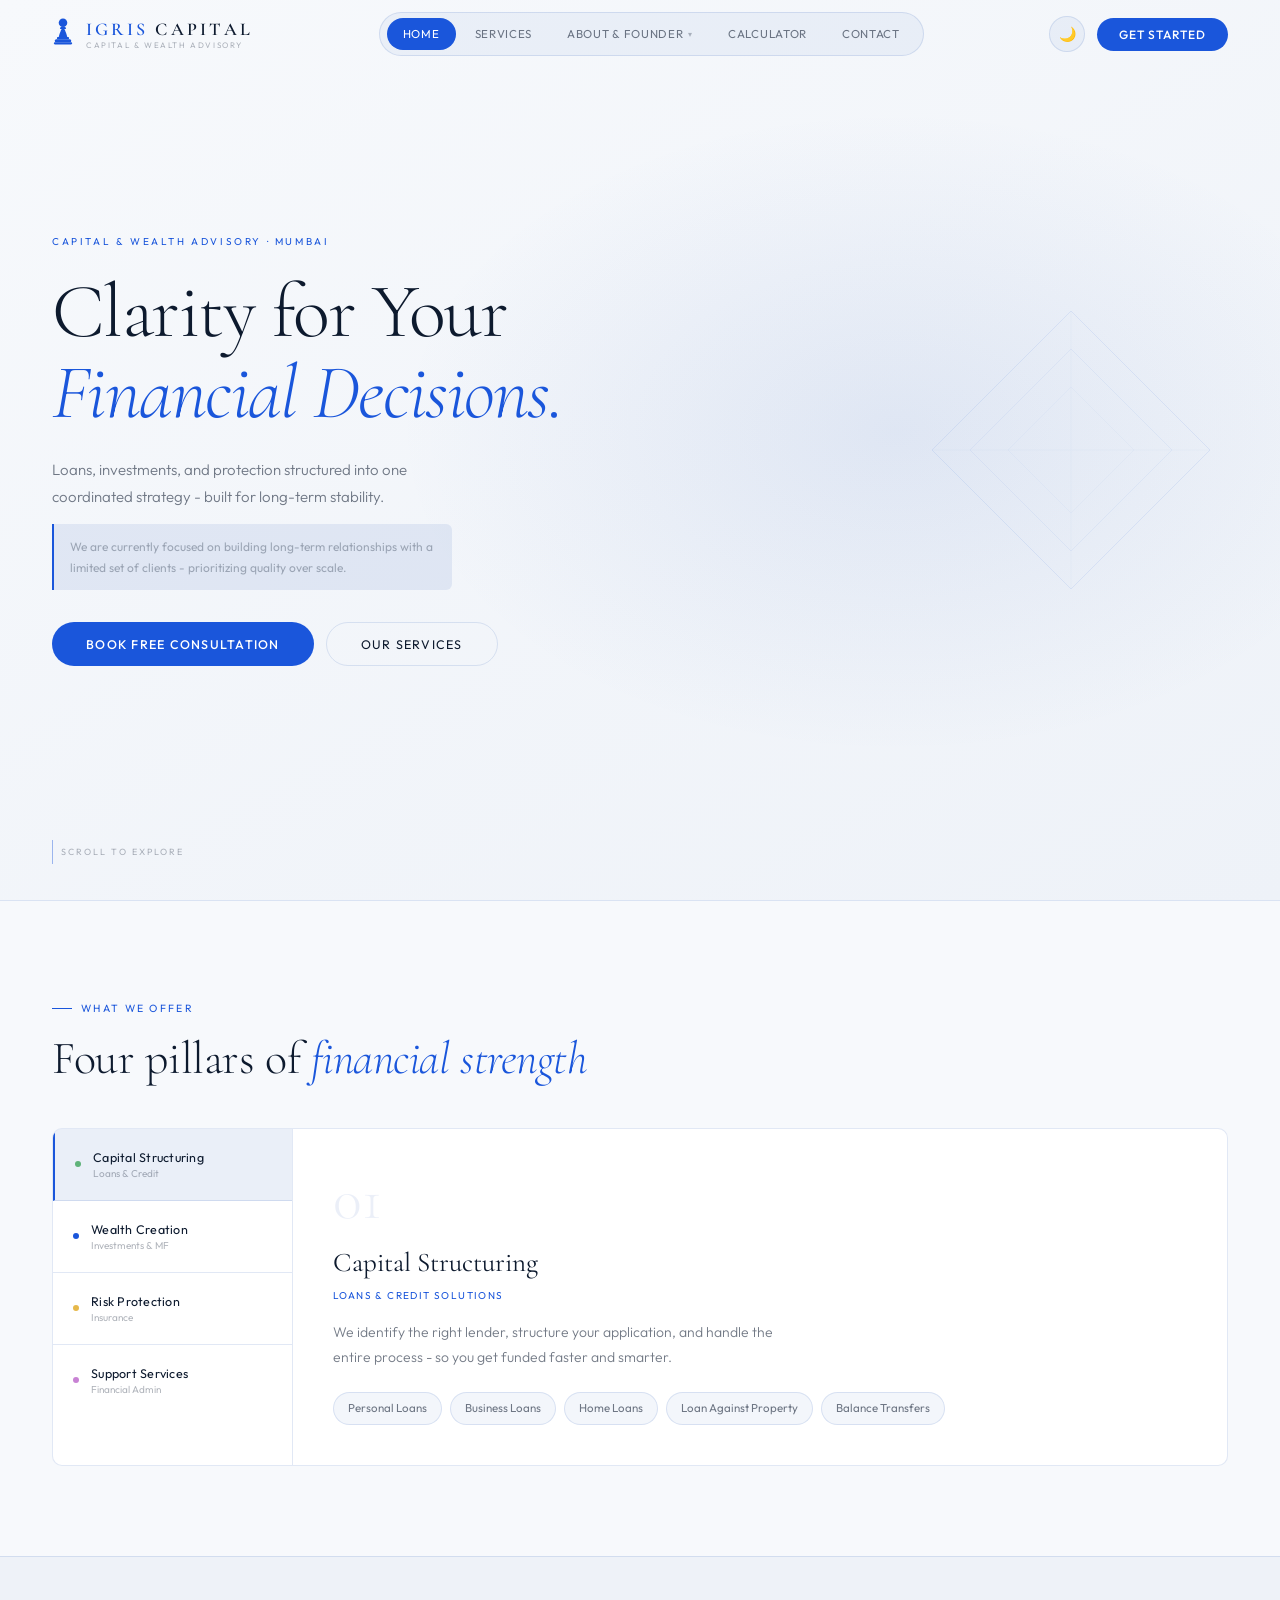
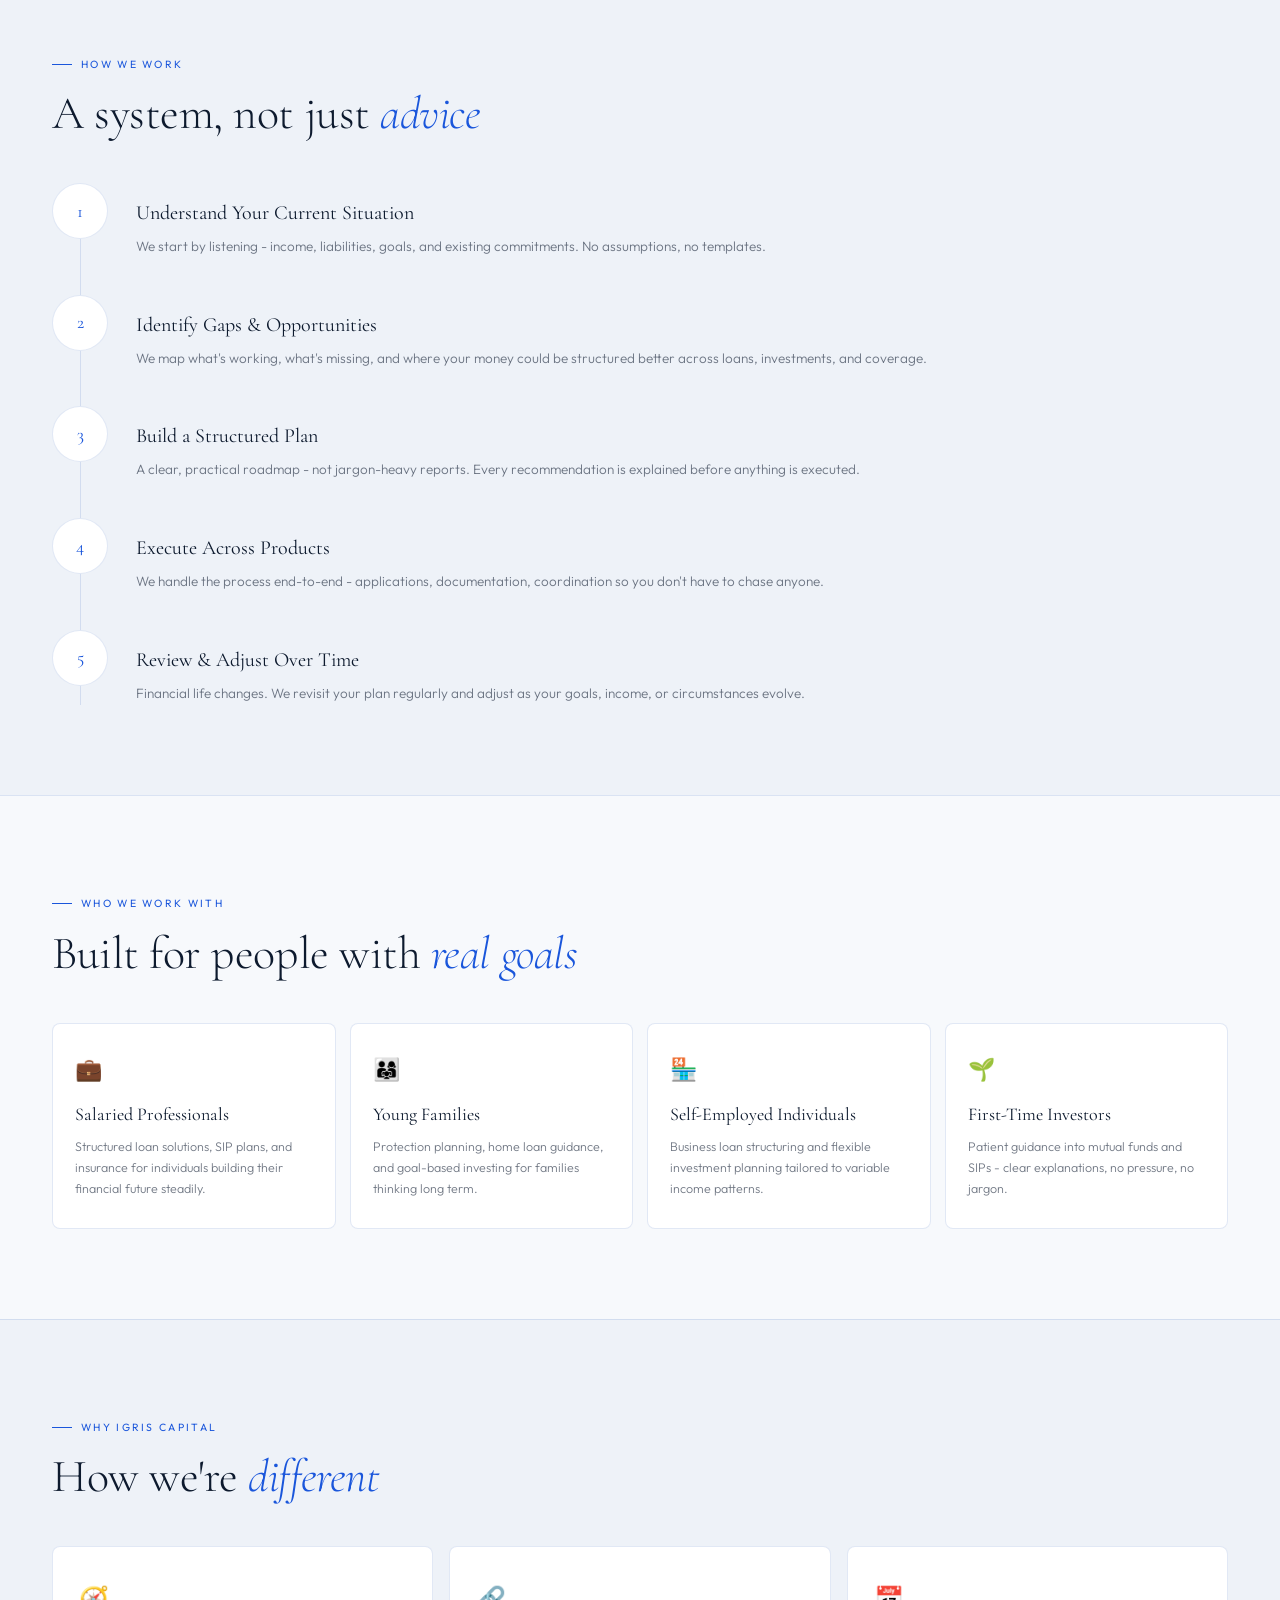
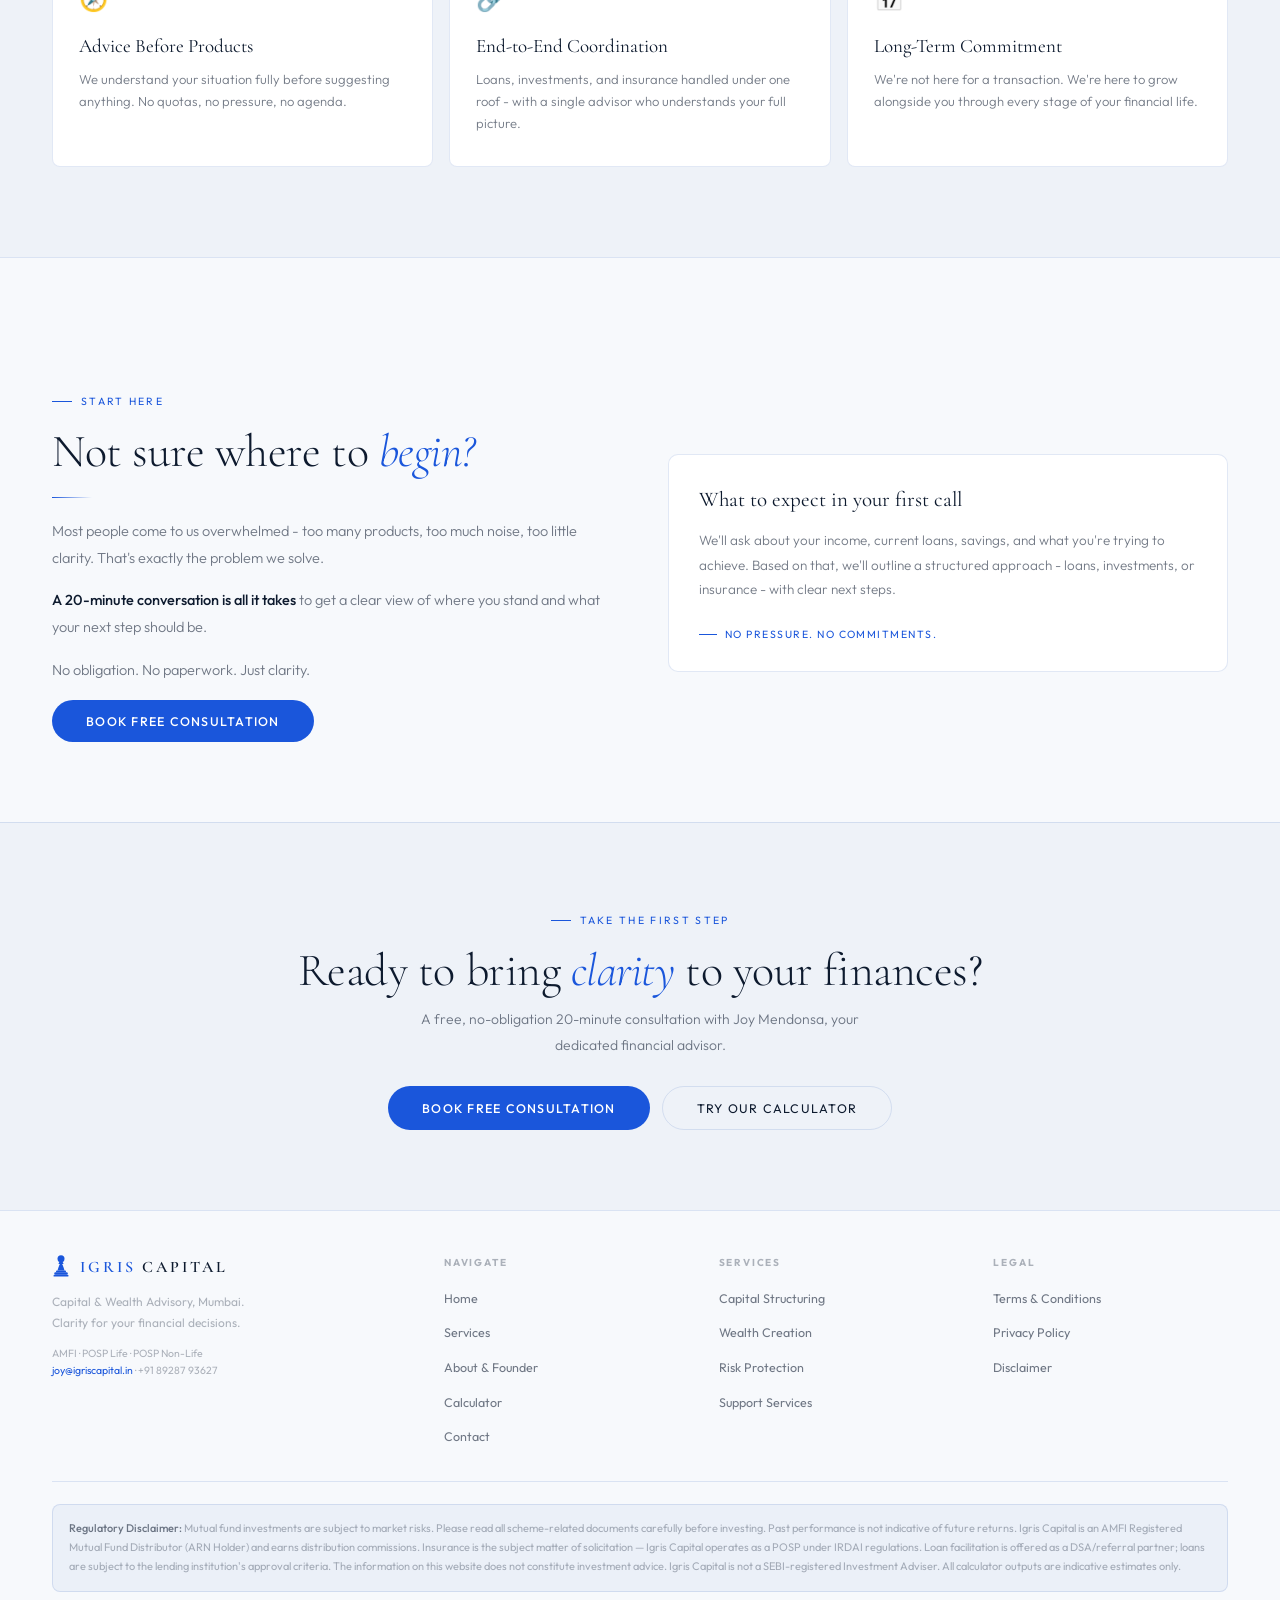
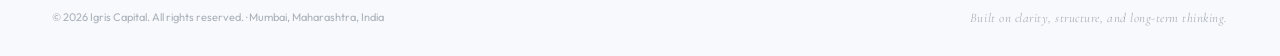
<file: index (3).html>
<!DOCTYPE html>
<html lang="en" data-theme="light">
<head>
<meta charset="UTF-8">
<meta name="viewport" content="width=device-width, initial-scale=1.0">
<meta http-equiv="X-Content-Type-Options" content="nosniff">
<meta http-equiv="X-Frame-Options" content="SAMEORIGIN">
<meta http-equiv="Referrer-Policy" content="strict-origin-when-cross-origin">
<meta name="description" content="Igris Capital — Clarity for Your Financial Decisions. Loans, investments, and protection structured into one coordinated strategy.">
<title>Igris Capital — Clarity for Your Financial Decisions</title>
<link href="https://fonts.googleapis.com/css2?family=Cormorant+Garamond:ital,wght@0,300;0,400;0,500;0,600;1,300;1,400&family=Outfit:wght@300;400;500&display=swap" rel="stylesheet">
<style>
*,*::before,*::after{box-sizing:border-box;margin:0;padding:0}
:root{--tr:.32s ease}
[data-theme="light"]{
  --bg:#f7f9fc;--bg2:#eef2f8;--surf:#ffffff;
  --bdr:rgba(30,80,180,.13);--txt:#0d1a2e;--txm:rgba(13,26,46,.58);--txf:rgba(13,26,46,.32);
  --card:rgba(30,80,180,.05);--navbg:rgba(247,249,252,.97);
  --acc:#1a56db;--acc2:#2563eb;--accsub:rgba(30,80,180,.09);
  --sh:0 8px 32px rgba(13,26,46,.09)
}
[data-theme="dark"]{
  --bg:#070d1a;--bg2:#0b1221;--surf:#0f1829;
  --bdr:rgba(80,130,255,.16);--txt:#e8f0ff;--txm:rgba(232,240,255,.54);--txf:rgba(232,240,255,.28);
  --card:rgba(255,255,255,.03);--navbg:rgba(7,13,26,.96);
  --acc:#4f8cff;--acc2:#6ba3ff;--accsub:rgba(80,140,255,.1);
  --sh:0 12px 48px rgba(0,0,0,.5)
}
html{scroll-behavior:smooth}
body{font-family:'Outfit',sans-serif;background:var(--bg);color:var(--txt);overflow-x:hidden;line-height:1.6;transition:background var(--tr),color var(--tr)}
.page{display:none;min-height:100vh}.page.active{display:block}

/* NAV */
nav{position:fixed;top:0;left:0;right:0;z-index:500;display:flex;align-items:center;justify-content:space-between;padding:0 52px;height:68px;transition:background var(--tr),box-shadow var(--tr)}
nav.scrolled{background:var(--navbg);box-shadow:0 1px 0 var(--bdr);backdrop-filter:blur(16px)}
.logo{display:flex;align-items:center;gap:12px;cursor:pointer;user-select:none}
.logo-mark{width:22px;height:32px;flex-shrink:0}
.logo-info{display:flex;flex-direction:column;line-height:1}
.logo-name{font-family:'Cormorant Garamond',serif;font-size:18px;font-weight:600;letter-spacing:.18em;text-transform:uppercase;color:var(--acc)}
.logo-name span{color:var(--txt)}
.logo-sub{font-size:8px;letter-spacing:.2em;text-transform:uppercase;color:var(--txf);margin-top:3px}
.nav-pill{display:flex;align-items:center;gap:3px;background:var(--card);border:1px solid var(--bdr);border-radius:100px;padding:5px 7px}
.nav-pill a{padding:7px 16px;border-radius:100px;font-size:11.5px;letter-spacing:.06em;text-transform:uppercase;color:var(--txm);text-decoration:none;cursor:pointer;font-weight:400;transition:all .25s;white-space:nowrap}
.nav-pill a:hover{color:var(--txt)}
.nav-pill a.active{background:var(--acc);color:#fff}
.nav-r{display:flex;align-items:center;gap:12px}
.theme-btn{width:36px;height:36px;border-radius:50%;border:1px solid var(--bdr);background:var(--card);cursor:pointer;display:flex;align-items:center;justify-content:center;font-size:14px;transition:all .3s}
.theme-btn:hover{border-color:var(--acc)}
.cta-btn{padding:9px 22px;border-radius:100px;background:var(--acc);border:none;color:#fff;font-family:'Outfit',sans-serif;font-size:12px;letter-spacing:.08em;text-transform:uppercase;cursor:pointer;font-weight:500;transition:all .3s}
.cta-btn:hover{background:var(--acc2);transform:translateY(-1px)}

/* UTILITY */
.stag{display:inline-flex;align-items:center;gap:9px;font-size:10.5px;letter-spacing:.22em;text-transform:uppercase;color:var(--acc);margin-bottom:16px;font-weight:400}
.stag::before{content:'';width:20px;height:1px;background:var(--acc)}
h2{font-family:'Cormorant Garamond',serif;font-size:clamp(28px,3.6vw,48px);font-weight:300;line-height:1.1;color:var(--txt);letter-spacing:-.01em}
h2 em{font-style:italic;color:var(--acc)}
.gline{width:40px;height:1px;background:linear-gradient(to right,var(--acc),transparent);margin:20px 0}
.btn-p{background:var(--acc);color:#fff;border:none;padding:13px 34px;font-family:'Outfit',sans-serif;font-size:12.5px;letter-spacing:.1em;text-transform:uppercase;cursor:pointer;font-weight:500;border-radius:100px;display:inline-block;transition:all .3s;text-decoration:none}
.btn-p:hover{background:var(--acc2);transform:translateY(-1px)}
.btn-o{background:transparent;color:var(--txt);border:1px solid var(--bdr);padding:13px 34px;font-family:'Outfit',sans-serif;font-size:12.5px;letter-spacing:.1em;text-transform:uppercase;cursor:pointer;font-weight:400;border-radius:100px;display:inline-block;transition:all .3s}
.btn-o:hover{border-color:var(--acc);color:var(--acc)}
@keyframes fadeUp{from{opacity:0;transform:translateY(24px)}to{opacity:1;transform:translateY(0)}}
.fu{animation:fadeUp .7s ease forwards;opacity:0}
.d1{animation-delay:.1s}.d2{animation-delay:.22s}.d3{animation-delay:.36s}.d4{animation-delay:.5s}
.rev{opacity:0;transform:translateY(18px);transition:opacity .6s ease,transform .6s ease}
.rev.vis{opacity:1;transform:translateY(0)}

/* HERO */
.hero{min-height:100vh;display:flex;align-items:center;padding:0 52px;position:relative;overflow:hidden}
.hero-bg{position:absolute;inset:0;background:radial-gradient(ellipse 60% 55% at 70% 48%,var(--accsub) 0%,transparent 65%),linear-gradient(150deg,var(--bg) 0%,var(--bg2) 100%)}
.hero-geo{position:absolute;right:5%;top:50%;transform:translateY(-50%);width:290px;height:290px;z-index:1;opacity:.4}
.hero-c{position:relative;z-index:2;max-width:580px}
.hero-eye{font-size:10px;letter-spacing:.26em;text-transform:uppercase;color:var(--acc);margin-bottom:22px;opacity:.8}
h1{font-family:'Cormorant Garamond',serif;font-size:clamp(44px,6vw,80px);font-weight:300;line-height:1.05;color:var(--txt);letter-spacing:-.02em;margin-bottom:22px}
h1 em{font-style:italic;color:var(--acc)}
.hero-sub{font-size:15px;color:var(--txm);max-width:430px;line-height:1.8;margin-bottom:14px;font-weight:300}
.hero-focus{font-size:12px;color:var(--txf);max-width:400px;line-height:1.75;margin-bottom:32px;padding:12px 16px;border-left:2px solid var(--acc);background:var(--accsub);border-radius:0 6px 6px 0}
.hero-acts{display:flex;gap:12px;flex-wrap:wrap}
.scroll-hint{position:absolute;bottom:36px;left:52px;font-size:9px;letter-spacing:.22em;text-transform:uppercase;color:var(--txf);z-index:2;display:flex;align-items:center;gap:8px}
.scroll-hint::before{content:'';width:1px;height:24px;background:var(--acc);opacity:.4}

/* SERVICE TABS */
.h-svc{padding:90px 52px;border-top:1px solid var(--bdr)}
.svc-tabs{display:grid;grid-template-columns:240px 1fr;gap:0;border:1px solid var(--bdr);border-radius:10px;overflow:hidden;margin-top:44px;background:var(--surf)}
.tab-nav{display:flex;flex-direction:column;border-right:1px solid var(--bdr)}
.tab-btn{display:flex;align-items:center;gap:12px;padding:20px 20px;border:none;background:transparent;cursor:pointer;text-align:left;border-bottom:1px solid var(--bdr);transition:all .25s;font-family:'Outfit',sans-serif}
.tab-btn:last-child{border-bottom:none}
.tab-btn.on{background:var(--accsub);border-left:2px solid var(--acc)}
.tab-btn:hover:not(.on){background:var(--card)}
.tb-dot{width:6px;height:6px;border-radius:50%;flex-shrink:0}
.dg{background:#5fb37a}.db{background:#1a56db}.dy{background:#e6b84a}.dp{background:#c882d4}
.tb-info{display:flex;flex-direction:column}
.tb-name{font-size:12.5px;font-weight:400;color:var(--txt);letter-spacing:.02em}
.tb-sub{font-size:10px;color:var(--txf);margin-top:2px}
.tab-panels{padding:40px}
.tab-panel{display:none}
.tab-panel.on{display:block}
.tp-num{font-family:'Cormorant Garamond',serif;font-size:60px;font-weight:300;color:var(--accsub);line-height:1;margin-bottom:12px}
.tp-title{font-family:'Cormorant Garamond',serif;font-size:27px;font-weight:400;color:var(--txt);margin-bottom:4px}
.tp-role{font-size:10px;letter-spacing:.14em;text-transform:uppercase;color:var(--acc);margin-bottom:16px}
.tp-desc{font-size:14px;color:var(--txm);line-height:1.8;font-weight:300;margin-bottom:22px;max-width:440px}
.tp-items{display:flex;flex-wrap:wrap;gap:8px}
.tp-tag{padding:6px 14px;border:1px solid var(--bdr);border-radius:100px;font-size:11.5px;color:var(--txm);background:var(--card)}

/* PROCESS */
.process{padding:90px 52px;border-top:1px solid var(--bdr);background:var(--bg2)}
.steps{display:flex;flex-direction:column;gap:0;margin-top:44px;position:relative}
.steps::before{content:'';position:absolute;left:28px;top:0;bottom:0;width:1px;background:var(--bdr)}
.step{display:flex;align-items:flex-start;gap:28px;padding-bottom:36px;position:relative}
.step:last-child{padding-bottom:0}
.step-num{width:56px;height:56px;border-radius:50%;background:var(--surf);border:1px solid var(--bdr);display:flex;align-items:center;justify-content:center;flex-shrink:0;position:relative;z-index:1}
.step-num span{font-family:'Cormorant Garamond',serif;font-size:18px;font-weight:400;color:var(--acc)}
.step-body{padding-top:14px}
.step-body h4{font-family:'Cormorant Garamond',serif;font-size:20px;font-weight:400;color:var(--txt);margin-bottom:6px}
.step-body p{font-size:13.5px;color:var(--txm);line-height:1.75;font-weight:300}

/* WHO */
.who{padding:90px 52px;border-top:1px solid var(--bdr)}
.who-grid{display:grid;grid-template-columns:repeat(4,1fr);gap:14px;margin-top:44px}
.who-c{padding:28px 22px;border:1px solid var(--bdr);border-radius:8px;background:var(--surf);transition:all .3s;position:relative;overflow:hidden}
.who-c::after{content:'';position:absolute;bottom:0;left:0;right:0;height:2px;background:var(--acc);transform:scaleX(0);transform-origin:left;transition:transform .35s}
.who-c:hover{transform:translateY(-3px);box-shadow:var(--sh)}.who-c:hover::after{transform:scaleX(1)}
.who-icon{font-size:22px;margin-bottom:13px}
.who-c h4{font-family:'Cormorant Garamond',serif;font-size:18px;font-weight:400;color:var(--txt);margin-bottom:7px}
.who-c p{font-size:12.5px;color:var(--txm);line-height:1.7;font-weight:300}

/* WHY */
.h-why{padding:90px 52px;border-top:1px solid var(--bdr);background:var(--bg2)}
.why-trio{display:grid;grid-template-columns:repeat(3,1fr);gap:16px;margin-top:44px}
.why-c{padding:32px 26px;border:1px solid var(--bdr);border-radius:8px;background:var(--surf);transition:all .3s;position:relative;overflow:hidden}
.why-c::before{content:'';position:absolute;top:0;left:0;right:0;height:2px;background:linear-gradient(to right,var(--acc),transparent);transform:scaleX(0);transform-origin:left;transition:transform .35s}
.why-c:hover{transform:translateY(-3px);box-shadow:var(--sh)}.why-c:hover::before{transform:scaleX(1)}
.wi{font-size:24px;margin-bottom:13px}
.why-c h4{font-family:'Cormorant Garamond',serif;font-size:19px;font-weight:400;color:var(--txt);margin-bottom:7px}
.why-c p{font-size:13px;color:var(--txm);line-height:1.7;font-weight:300}

/* EDU */
.edu{padding:80px 52px;border-top:1px solid var(--bdr)}
.edu-inner{display:grid;grid-template-columns:1fr 1fr;gap:56px;align-items:center;margin-top:46px}
.edu-text p{font-size:14.5px;color:var(--txm);line-height:1.85;font-weight:300;margin-bottom:16px}
.edu-text p strong{color:var(--txt);font-weight:500}
.edu-focus{padding:28px 30px;border:1px solid var(--bdr);border-radius:10px;background:var(--surf)}
.edu-focus h4{font-family:'Cormorant Garamond',serif;font-size:21px;font-weight:400;color:var(--txt);margin-bottom:12px}
.edu-focus p{font-size:13.5px;color:var(--txm);line-height:1.8;font-weight:300;margin-bottom:16px}
.early-tag{display:inline-flex;align-items:center;gap:8px;font-size:10.5px;letter-spacing:.14em;text-transform:uppercase;color:var(--acc)}
.early-tag::before{content:'';width:18px;height:1px;background:var(--acc)}
.cta-band{padding:80px 52px;text-align:center;border-top:1px solid var(--bdr);background:var(--bg2)}

/* SERVICES */
.pg-head{padding:130px 52px 56px;border-bottom:1px solid var(--bdr);background:var(--bg2)}
.pg-head p{font-size:14.5px;color:var(--txm);max-width:520px;margin-top:14px;font-weight:300;line-height:1.8}
.svcs-full{padding:44px 52px 76px}
.svc-row{display:grid;grid-template-columns:1fr 1.8fr;gap:52px;padding:52px 0;border-bottom:1px solid var(--bdr);align-items:start}
.svc-row:last-child{border-bottom:none}
.svc-r-l{position:sticky;top:100px}
.svc-r-num{font-family:'Cormorant Garamond',serif;font-size:76px;font-weight:300;color:var(--accsub);line-height:1}
.svc-r-l h3{font-family:'Cormorant Garamond',serif;font-size:27px;font-weight:400;color:var(--txt);margin-bottom:6px}
.svc-r-role{font-size:10px;letter-spacing:.14em;text-transform:uppercase;color:var(--acc);margin-bottom:13px}
.svc-r-l p{font-size:13.5px;color:var(--txm);line-height:1.78;font-weight:300}
.svc-cards{display:grid;grid-template-columns:repeat(2,1fr);gap:12px}
.svc-c{padding:20px 18px;border:1px solid var(--bdr);border-radius:8px;background:var(--surf);transition:all .3s}
.svc-c:hover{border-color:var(--acc);transform:translateY(-2px);box-shadow:var(--sh)}
.svc-c .si{font-size:19px;margin-bottom:8px}
.svc-c h5{font-family:'Cormorant Garamond',serif;font-size:15px;font-weight:400;color:var(--txt);margin-bottom:4px}
.svc-c p{font-size:11.5px;color:var(--txm);line-height:1.6;font-weight:300}

/* ABOUT+FOUNDER */
.about-grid{display:grid;grid-template-columns:1fr 1fr;gap:70px;align-items:start;margin-top:46px}
.at p{font-size:14.5px;color:var(--txm);line-height:1.85;font-weight:300;margin-bottom:16px}
.at p strong{color:var(--txt);font-weight:500}
.qbox{border-left:2px solid var(--acc);padding:20px 24px;background:var(--accsub);border-radius:0 6px 6px 0;margin-top:20px}
.qbox p{font-family:'Cormorant Garamond',serif;font-size:18px;font-style:italic;color:var(--txt);line-height:1.5}
.pain-stack{display:flex;flex-direction:column;gap:10px}
.pc{display:flex;align-items:flex-start;gap:12px;padding:14px 16px;border:1px solid var(--bdr);border-radius:8px;background:var(--surf);transition:all .3s}
.pc:hover{border-color:var(--acc);transform:translateX(4px)}
.pci{width:28px;height:28px;border-radius:50%;background:var(--accsub);display:flex;align-items:center;justify-content:center;font-size:12px;flex-shrink:0}
.pc span{font-size:13px;color:var(--txm);line-height:1.55;padding-top:4px;font-weight:300}
.diff{padding:80px 52px;border-top:1px solid var(--bdr);background:var(--bg2)}
.diff-grid{display:grid;grid-template-columns:1fr 1fr;gap:56px;margin-top:46px}
.diff-left p{font-size:14.5px;color:var(--txm);line-height:1.85;font-weight:300;margin-bottom:16px}
.diff-left p strong{color:var(--txt);font-weight:500}
.phil-q{border-left:2px solid var(--acc);padding:20px 24px;background:var(--accsub);border-radius:0 8px 8px 0;margin-top:22px}
.phil-q p{font-family:'Cormorant Garamond',serif;font-size:18px;font-style:italic;color:var(--txt);line-height:1.5}
.phil-q cite{font-size:10px;letter-spacing:.14em;text-transform:uppercase;color:var(--acc);display:block;margin-top:10px}
.diff-list{display:flex;flex-direction:column;gap:10px}
.diff-item{display:flex;align-items:flex-start;gap:13px;padding:16px 18px;border:1px solid var(--bdr);border-radius:8px;background:var(--surf);transition:all .3s}
.diff-item:hover{border-color:var(--acc);transform:translateX(3px)}
.diff-dot{width:6px;height:6px;border-radius:50%;background:var(--acc);flex-shrink:0;margin-top:6px}
.diff-item-body h5{font-family:'Cormorant Garamond',serif;font-size:16px;font-weight:400;color:var(--txt);margin-bottom:3px}
.diff-item-body p{font-size:12.5px;color:var(--txm);line-height:1.6;font-weight:300}
.adv-g{display:grid;grid-template-columns:repeat(3,1fr);gap:13px;margin-top:42px}
.adv-c{padding:26px 22px;border:1px solid var(--bdr);border-radius:8px;background:var(--surf);transition:all .3s}
.adv-c:hover{border-color:var(--acc);transform:translateY(-3px);box-shadow:var(--sh)}
.adv-c .ai{font-size:22px;margin-bottom:11px}
.adv-c h4{font-family:'Cormorant Garamond',serif;font-size:18px;font-weight:400;color:var(--txt);margin-bottom:5px}
.adv-c p{font-size:12px;color:var(--txm);line-height:1.7;font-weight:300}
.vision-b{padding:90px 52px;text-align:center;background:var(--bg2);border-top:1px solid var(--bdr)}
.vis-eye{display:inline-flex;align-items:center;gap:12px;font-size:10.5px;letter-spacing:.2em;text-transform:uppercase;color:var(--acc);margin-bottom:24px}
.vis-eye::before,.vis-eye::after{content:'';width:32px;height:1px;background:var(--acc);opacity:.5}
.vision-b blockquote{font-family:'Cormorant Garamond',serif;font-size:clamp(22px,3vw,40px);font-weight:300;font-style:italic;line-height:1.45;max-width:800px;margin:0 auto 40px;color:var(--txt)}
.vision-b blockquote em{color:var(--acc);font-style:normal}

/* FOUNDER CARD */
.founder-section{padding:80px 52px;border-top:1px solid var(--bdr)}
.founder-card{display:grid;grid-template-columns:260px 1fr;gap:56px;align-items:start;margin-top:46px;padding:44px;border:1px solid var(--bdr);border-radius:12px;background:var(--surf)}
.founder-left{display:flex;flex-direction:column}
.founder-avatar{width:100px;height:100px;border-radius:50%;border:2.5px solid var(--acc);overflow:hidden;margin-bottom:18px;background:var(--accsub);display:flex;align-items:center;justify-content:center;font-size:38px}
.founder-name{font-family:'Cormorant Garamond',serif;font-size:24px;font-weight:400;color:var(--txt);margin-bottom:3px}
.founder-title{font-size:10px;letter-spacing:.16em;text-transform:uppercase;color:var(--acc);margin-bottom:18px}
.founder-creds{display:flex;flex-direction:column;gap:7px}
.cred-badge{display:flex;align-items:center;gap:8px;padding:7px 12px;border:1px solid var(--bdr);border-radius:6px;background:var(--card);font-size:11px;color:var(--txm);font-weight:300}
.cred-badge .ci2{color:var(--acc);font-size:13px;flex-shrink:0}
.founder-right p{font-size:14px;color:var(--txm);line-height:1.85;font-weight:300;margin-bottom:14px}
.founder-right p strong{color:var(--txt);font-weight:500}
.founder-phil{margin-top:20px;padding:20px 24px;border-left:2px solid var(--acc);background:var(--accsub);border-radius:0 8px 8px 0}
.founder-phil p{font-family:'Cormorant Garamond',serif;font-size:18px;font-style:italic;color:var(--txt);line-height:1.5}
.founder-phil cite{font-size:10px;letter-spacing:.14em;text-transform:uppercase;color:var(--acc);display:block;margin-top:10px}

/* DSA */
.dsa-row{display:flex;flex-wrap:wrap;gap:7px;margin-top:18px}
.dsa-tag{padding:5px 13px;border-radius:100px;border:1px solid var(--bdr);font-size:11px;color:var(--txm);background:var(--card);font-weight:300}

/* CONTACT */
.contact-body{padding:56px 52px 90px;display:grid;grid-template-columns:1fr 1.4fr;gap:70px;align-items:start}
.ci-b{position:sticky;top:100px}
.ci-b h3{font-family:'Cormorant Garamond',serif;font-size:26px;font-weight:400;margin-bottom:12px;color:var(--txt)}
.ci-b>p{font-size:14px;color:var(--txm);line-height:1.8;font-weight:300;margin-bottom:24px}
.ci-list{display:flex;flex-direction:column;gap:12px}
.ci-item{display:flex;align-items:center;gap:12px;font-size:13px;color:var(--txm)}
.cii{font-size:15px;width:20px;text-align:center;color:var(--acc);flex-shrink:0}
.contact-promises{display:flex;flex-direction:column;gap:9px;margin-top:22px}
.promise{display:flex;align-items:center;gap:10px;font-size:13px;color:var(--txm);font-weight:300}
.promise::before{content:'✓';color:var(--acc);font-weight:600}
.wa-btn{display:flex;align-items:center;gap:10px;padding:12px 22px;border-radius:100px;background:#25d366;border:none;color:#fff;font-family:'Outfit',sans-serif;font-size:13px;font-weight:500;cursor:pointer;text-decoration:none;transition:all .3s;margin-top:22px;width:fit-content}
.wa-btn:hover{background:#1ebe5d;transform:translateY(-1px)}
.wa-btn svg{width:17px;height:17px;fill:#fff;flex-shrink:0}
.form-card{background:var(--surf);border:1px solid var(--bdr);border-radius:12px;padding:34px 30px;box-shadow:var(--sh)}
.form-head{margin-bottom:22px}
.form-head h4{font-family:'Cormorant Garamond',serif;font-size:21px;font-weight:400;color:var(--txt);margin-bottom:3px}
.form-head p{font-size:12px;color:var(--txm)}
.fg{margin-bottom:14px}
.fg label{display:block;font-size:10px;letter-spacing:.15em;text-transform:uppercase;color:var(--txf);margin-bottom:5px}
.fg input,.fg select,.fg textarea{width:100%;background:var(--bg);border:1px solid var(--bdr);border-radius:6px;padding:11px 13px;font-family:'Outfit',sans-serif;font-size:13.5px;color:var(--txt);outline:none;transition:border-color .3s;font-weight:300}
.fg input::placeholder,.fg textarea::placeholder{color:var(--txf)}
.fg input:focus,.fg select:focus,.fg textarea:focus{border-color:var(--acc)}
.fg select{appearance:none;cursor:pointer;background-repeat:no-repeat;background-position:right 13px center}
[data-theme="dark"] .fg select{background-image:url("data:image/svg+xml,%3Csvg xmlns='http://www.w3.org/2000/svg' width='10' height='6'%3E%3Cpath fill='%234f8cff' d='M0 0l5 6 5-6z'/%3E%3C/svg%3E")}
[data-theme="light"] .fg select{background-image:url("data:image/svg+xml,%3Csvg xmlns='http://www.w3.org/2000/svg' width='10' height='6'%3E%3Cpath fill='%231a56db' d='M0 0l5 6 5-6z'/%3E%3C/svg%3E")}
.fg select option{background:var(--bg);color:var(--txt)}
.fg textarea{resize:vertical;min-height:86px}
.frow{display:grid;grid-template-columns:1fr 1fr;gap:12px}
.f-note{font-size:10.5px;color:var(--txf);margin-top:10px;text-align:center;line-height:1.6}
#f-success{display:none;text-align:center;padding:34px 14px}
#f-success .fck{font-size:42px;margin-bottom:12px}
#f-success h4{font-family:'Cormorant Garamond',serif;font-size:23px;font-weight:400;color:var(--txt);margin-bottom:7px}
#f-success p{font-size:13px;color:var(--txm)}
.hp-field{position:absolute;left:-9999px;opacity:0;pointer-events:none;tabindex:-1}

/* FEEDBACK */
.feedback-sec{padding:80px 52px;border-top:1px solid var(--bdr);background:var(--bg2)}
.feedback-sec .stag{justify-content:flex-start}
.fb-layout{display:grid;grid-template-columns:1fr 1.6fr;gap:52px;margin-top:44px;align-items:start}
.fb-form-wrap{background:var(--surf);border:1px solid var(--bdr);border-radius:12px;padding:30px 26px}
.fb-form-wrap h4{font-family:'Cormorant Garamond',serif;font-size:20px;font-weight:400;color:var(--txt);margin-bottom:4px}
.fb-form-wrap p{font-size:12.5px;color:var(--txm);margin-bottom:20px}
.fb-wall{display:flex;flex-direction:column;gap:14px}
.fb-empty{text-align:center;padding:40px 20px;color:var(--txf);font-size:13px;border:1px dashed var(--bdr);border-radius:10px}
.fb-card{background:var(--surf);border:1px solid var(--bdr);border-radius:10px;padding:18px 20px;position:relative;transition:all .3s}
.fb-card:hover{border-color:var(--acc);box-shadow:var(--sh)}
.fb-card::before{content:'\201C';font-family:'Cormorant Garamond',serif;font-size:44px;color:var(--acc);opacity:.25;position:absolute;top:8px;left:14px;line-height:1}
.fb-text{font-size:13.5px;color:var(--txm);line-height:1.75;font-weight:300;padding-left:8px;margin-bottom:12px}
.fb-meta{display:flex;align-items:center;justify-content:space-between}
.fb-name{font-size:11px;letter-spacing:.12em;text-transform:uppercase;color:var(--acc);font-weight:400}
.fb-date{font-size:10px;color:var(--txf)}
.fb-stars{font-size:12px;margin-bottom:6px}

/* ── CALCULATOR ── */
.calc-hero{padding:130px 52px 56px;border-bottom:1px solid var(--bdr);background:var(--bg2)}
.calc-hero p{font-size:14.5px;color:var(--txm);max-width:520px;margin-top:14px;font-weight:300;line-height:1.8}
.calc-body{padding:52px 52px 90px;max-width:1100px}
.calc-tabs-nav{display:flex;gap:8px;flex-wrap:wrap;margin-bottom:36px}
.calc-tab-btn{padding:9px 22px;border-radius:100px;border:1px solid var(--bdr);background:var(--card);font-family:'Outfit',sans-serif;font-size:12px;letter-spacing:.06em;text-transform:uppercase;color:var(--txm);cursor:pointer;transition:all .25s}
.calc-tab-btn.on{background:var(--acc);color:#fff;border-color:var(--acc)}
.calc-panel{display:none}.calc-panel.on{display:block}
.calc-grid{display:grid;grid-template-columns:1fr 1fr;gap:32px;align-items:start}
.calc-card{background:var(--surf);border:1px solid var(--bdr);border-radius:12px;padding:32px 28px;box-shadow:var(--sh)}
.calc-card h3{font-family:'Cormorant Garamond',serif;font-size:22px;font-weight:400;color:var(--txt);margin-bottom:6px}
.calc-card>p{font-size:13px;color:var(--txm);margin-bottom:24px;line-height:1.7}
.calc-field{margin-bottom:18px}
.calc-field label{display:block;font-size:10px;letter-spacing:.15em;text-transform:uppercase;color:var(--txf);margin-bottom:6px}
.calc-field input,.calc-field select{width:100%;background:var(--bg);border:1px solid var(--bdr);border-radius:6px;padding:11px 13px;font-family:'Outfit',sans-serif;font-size:14px;color:var(--txt);outline:none;transition:border-color .3s}
.calc-field input:focus,.calc-field select:focus{border-color:var(--acc)}
.calc-field .range-row{display:flex;align-items:center;gap:12px}
.calc-field input[type=range]{flex:1;accent-color:var(--acc);height:4px}
.calc-field .range-val{font-size:14px;font-weight:500;color:var(--acc);min-width:80px;text-align:right}
.calc-result{background:var(--bg2);border:1px solid var(--bdr);border-radius:12px;padding:28px 26px}
.calc-result h3{font-family:'Cormorant Garamond',serif;font-size:22px;font-weight:400;color:var(--txt);margin-bottom:20px}
.result-row{display:flex;justify-content:space-between;align-items:center;padding:12px 0;border-bottom:1px solid var(--bdr)}
.result-row:last-child{border-bottom:none}
.result-label{font-size:12px;color:var(--txm);letter-spacing:.04em}
.result-val{font-family:'Cormorant Garamond',serif;font-size:22px;font-weight:400;color:var(--acc)}
.result-val.big{font-size:30px}
.result-val.pos{color:#22c55e}
.calc-note{font-size:10.5px;color:var(--txf);line-height:1.65;margin-top:16px;padding:12px 14px;border-left:2px solid var(--bdr);background:var(--card);border-radius:0 6px 6px 0}
.calc-chart{margin-top:20px;height:140px;position:relative;display:flex;align-items:flex-end;gap:4px;padding:0 0 24px}
.bar-wrap{flex:1;display:flex;flex-direction:column;align-items:center;gap:4px}
.bar-invested,.bar-returns{width:100%;border-radius:4px 4px 0 0;transition:height .6s ease}
.bar-invested{background:var(--bdr)}
.bar-returns{background:var(--acc);opacity:.8}
.bar-yr{font-size:9px;color:var(--txf);text-align:center}
/* manual input rows */
.manual-row{display:flex;align-items:center;background:var(--bg);border:1px solid var(--bdr);border-radius:6px;overflow:hidden;transition:border-color .3s}
.manual-row:focus-within{border-color:var(--acc)}
.rupee-prefix{padding:0 8px 0 12px;font-size:14px;color:var(--txm);font-weight:400;flex-shrink:0}
.pct-suffix{padding:0 12px 0 6px;font-size:13px;color:var(--txm);flex-shrink:0}
.manual-input{flex:1;background:transparent;border:none;outline:none;padding:10px 8px;font-family:'Outfit',sans-serif;font-size:14px;color:var(--txt);font-weight:400;min-width:0}
.manual-input::-webkit-inner-spin-button,.manual-input::-webkit-outer-spin-button{-webkit-appearance:none;margin:0}
.manual-input[type=number]{-moz-appearance:textfield}
.range-hints{display:flex;justify-content:space-between;font-size:10px;color:var(--txf);margin-top:3px}

/* ── HIDDEN PAGES ── */
.legal-body{padding:130px 52px 90px;max-width:860px;margin:0 auto}
.legal-body h1{font-size:clamp(32px,4vw,52px);margin-bottom:8px}
.legal-body .legal-date{font-size:11px;color:var(--txf);letter-spacing:.12em;text-transform:uppercase;margin-bottom:40px;display:block}
.legal-body h3{font-family:'Cormorant Garamond',serif;font-size:20px;font-weight:400;color:var(--txt);margin:28px 0 8px}
.legal-body p{font-size:14px;color:var(--txm);line-height:1.85;margin-bottom:12px;font-weight:300}
.legal-body ul{list-style:none;display:flex;flex-direction:column;gap:7px;margin-bottom:16px}
.legal-body ul li{font-size:14px;color:var(--txm);padding-left:18px;position:relative;line-height:1.75;font-weight:300}
.legal-body ul li::before{content:'—';position:absolute;left:0;color:var(--acc);font-size:12px}
.legal-back{display:inline-flex;align-items:center;gap:8px;font-size:11px;letter-spacing:.12em;text-transform:uppercase;color:var(--acc);cursor:pointer;margin-bottom:32px;transition:gap .25s}
.legal-back:hover{gap:12px}
.legal-divider{width:100%;height:1px;background:var(--bdr);margin:20px 0}

/* FOOTER */
footer{background:var(--bg);border-top:1px solid var(--bdr);padding:44px 52px 28px}
.footer-top{display:grid;grid-template-columns:1.5fr 1fr 1fr 1fr;gap:40px;margin-bottom:32px}
.footer-brand .logo-name{font-size:17px}
.footer-brand p{font-size:12px;color:var(--txf);line-height:1.75;margin-top:10px;max-width:220px}
.footer-col h5{font-size:10px;letter-spacing:.18em;text-transform:uppercase;color:var(--txf);margin-bottom:14px}
.footer-col ul{list-style:none;display:flex;flex-direction:column;gap:9px}
.footer-col ul li a{font-size:12.5px;color:var(--txm);text-decoration:none;cursor:pointer;transition:color .25s}
.footer-col ul li a:hover{color:var(--acc)}
.footer-bottom{border-top:1px solid var(--bdr);padding-top:22px}
.footer-disclaimer{font-size:11px;color:var(--txf);line-height:1.75;margin-bottom:16px;padding:14px 16px;border:1px solid var(--bdr);border-radius:8px;background:var(--card)}
.footer-disclaimer strong{color:var(--txm);font-weight:500}
.footer-meta{display:flex;justify-content:space-between;align-items:center;flex-wrap:wrap;gap:12px}
.fcopy{font-size:11px;color:var(--txf)}
.footer-dna{font-family:'Cormorant Garamond',serif;font-size:13px;font-style:italic;color:var(--txf);letter-spacing:.04em}

/* HAMBURGER / MOBILE NAV */
.ham-btn{display:none;flex-direction:column;gap:5px;background:none;border:none;cursor:pointer;padding:6px;margin-left:4px}
.ham-btn span{display:block;width:22px;height:2px;background:var(--txt);border-radius:2px;transition:all .3s}
.ham-btn.open span:nth-child(1){transform:translateY(7px) rotate(45deg)}
.ham-btn.open span:nth-child(2){opacity:0}
.ham-btn.open span:nth-child(3){transform:translateY(-7px) rotate(-45deg)}
.mob-nav{display:none;position:fixed;top:60px;left:0;right:0;z-index:490;background:var(--navbg);backdrop-filter:blur(16px);border-bottom:1px solid var(--bdr);flex-direction:column;padding:12px 0 18px}
.mob-nav a{padding:13px 22px;font-size:13px;letter-spacing:.07em;text-transform:uppercase;color:var(--txm);cursor:pointer;border-bottom:1px solid var(--bdr);transition:color .25s}
.mob-nav a:last-child{border-bottom:none}
.mob-nav a:hover,.mob-nav a.active{color:var(--acc)}

/* ABOUT DROPDOWN */
.nav-drop{position:relative}
.nav-drop-menu{display:none;position:absolute;top:calc(100% + 8px);left:50%;transform:translateX(-50%);background:var(--surf);border:1px solid var(--bdr);border-radius:10px;padding:8px;min-width:200px;box-shadow:var(--sh);z-index:600}
.nav-drop:hover .nav-drop-menu,.nav-drop-menu:hover{display:block}
.nav-drop-menu a{display:block;padding:9px 14px;font-size:11.5px;letter-spacing:.05em;text-transform:uppercase;color:var(--txm);text-decoration:none;cursor:pointer;border-radius:6px;transition:all .2s;white-space:nowrap}
.nav-drop-menu a:hover{background:var(--accsub);color:var(--acc)}
.nav-drop-arrow{font-size:8px;margin-left:2px;opacity:.5}

/* RESPONSIVE */
@media(max-width:960px){
  .ham-btn{display:flex}
  .cta-btn{display:none}
  .nav-pill{display:none}
  nav{padding:0 20px}
  .logo-name{font-size:16px}
  .hero,.h-svc,.h-why,.cta-band,.process,.who,.diff,.edu,
  .founder-section,.pg-head,.svcs-full,.contact-body,.vision-b,.feedback-sec,
  .calc-hero,.calc-body,.legal-body{padding-left:28px;padding-right:28px}
  .calc-body{padding-top:36px;padding-bottom:52px}
  h1{font-size:clamp(36px,7vw,58px)}
  h2{font-size:clamp(26px,4.5vw,40px)}
  .hero{padding-top:100px;padding-bottom:60px;align-items:flex-start}
  .hero-c{max-width:100%}
  .hero-geo{display:none}
  .scroll-hint{display:none}
  .svc-tabs{grid-template-columns:1fr}
  .tab-nav{flex-direction:row;overflow-x:auto;border-right:none;border-bottom:1px solid var(--bdr);-webkit-overflow-scrolling:touch}
  .tab-btn{border-bottom:none;border-right:1px solid var(--bdr);flex-shrink:0;padding:16px 16px;min-width:150px}
  .tab-btn.on{border-left:none;border-bottom:3px solid var(--acc)}
  .tb-sub{display:none}
  .about-grid{grid-template-columns:1fr;gap:32px}
  .svc-row{grid-template-columns:1fr;gap:28px}
  .contact-body{grid-template-columns:1fr;gap:36px}
  .diff-grid{grid-template-columns:1fr;gap:32px}
  .edu-inner{grid-template-columns:1fr;gap:28px}
  .founder-card{grid-template-columns:1fr;gap:28px;padding:28px 24px}
  .founder-left{flex-direction:row;align-items:flex-start;gap:20px;flex-wrap:wrap}
  .founder-avatar{width:80px;height:80px;flex-shrink:0}
  .founder-creds{margin-top:0}
  .svc-r-l{position:static}
  .ci-b{position:static}
  .who-grid{grid-template-columns:repeat(2,1fr)}
  .adv-g{grid-template-columns:repeat(2,1fr)}
  .why-trio{grid-template-columns:repeat(2,1fr)}
  .svc-cards{grid-template-columns:repeat(2,1fr)}
  .frow{grid-template-columns:1fr 1fr}
  .steps::before{left:22px}
  footer{padding:32px 28px 20px}
  .footer-top{grid-template-columns:1fr 1fr;gap:28px}
  .footer-meta{flex-direction:column;align-items:flex-start;gap:8px}
  .fb-layout{grid-template-columns:1fr;gap:32px}
  .calc-grid{grid-template-columns:1fr;gap:24px}
}
@media(max-width:600px){
  nav{padding:0 16px;height:60px}
  .logo-name{font-size:15px;letter-spacing:.12em}
  .logo-sub{display:none}
  .hero,.h-svc,.h-why,.cta-band,.process,.who,.diff,.edu,
  .founder-section,.pg-head,.svcs-full,.contact-body,.vision-b,.feedback-sec,
  .calc-hero,.calc-body,.legal-body{padding-left:16px;padding-right:16px}
  h1{font-size:clamp(32px,9vw,48px)}
  h2{font-size:clamp(24px,6.5vw,34px)}
  .hero{padding-top:90px;min-height:auto;padding-bottom:56px}
  .hero-sub{font-size:14px}
  .hero-acts{flex-direction:column;gap:10px}
  .hero-acts .btn-p,.hero-acts .btn-o{width:100%;text-align:center;padding:14px}
  .who-grid{grid-template-columns:1fr}
  .adv-g{grid-template-columns:1fr}
  .why-trio{grid-template-columns:1fr}
  .svc-cards{grid-template-columns:1fr}
  .step{gap:18px}
  .step-num{width:38px;height:38px;flex-shrink:0}
  .step-num span{font-size:15px}
  .founder-card{padding:22px 16px}
  .founder-left{flex-direction:column;align-items:flex-start}
  .founder-avatar{width:80px;height:80px}
  .tab-panel{padding:24px 20px}
  .tp-num{font-size:48px}
  .tp-title{font-size:22px}
  .h-svc,.process,.who,.h-why,.edu,.diff,.founder-section{padding-top:60px;padding-bottom:60px}
  .pg-head{padding-top:100px;padding-bottom:36px}
  .svcs-full{padding-top:28px;padding-bottom:44px}
  .svc-row{padding:36px 0}
  .frow{grid-template-columns:1fr}
  .form-card{padding:24px 18px}
  .contact-body{padding-top:36px;padding-bottom:60px}
  .vision-b{padding:60px 16px}
  .cta-band{padding:60px 16px}
  .cta-band .btn-p,.cta-band .btn-o{width:100%;text-align:center}
  footer{padding:24px 16px 16px}
  .footer-top{grid-template-columns:1fr}
  .feedback-sec{padding-top:60px;padding-bottom:60px}
  .calc-tabs-nav{gap:6px}
  .calc-tab-btn{font-size:11px;padding:8px 16px}
  .legal-body{padding-top:100px;padding-left:16px;padding-right:16px}
}
::-webkit-scrollbar{width:4px}
::-webkit-scrollbar-track{background:var(--bg)}
[data-theme="dark"] ::-webkit-scrollbar-thumb{background:rgba(80,140,255,.25);border-radius:2px}
[data-theme="light"] ::-webkit-scrollbar-thumb{background:rgba(30,80,180,.3);border-radius:2px}
</style>
</head>
<body>

<!-- CHESS PAWN LOGO MARK (SVG definition, reused inline) -->
<svg style="display:none">
  <defs>
    <g id="pawn-logo">
      <!-- Chess pawn outline matching the reference image, filled blue -->
      <circle cx="30" cy="11" r="9" fill="var(--acc)" stroke="var(--acc)" stroke-width="1"/>
      <rect x="23" y="20" width="14" height="7" rx="3.5" fill="var(--acc)"/>
      <path d="M21 27 L16 54 L44 54 L39 27Z" fill="var(--acc)"/>
      <rect x="12" y="54" width="36" height="7" rx="3.5" fill="var(--acc)"/>
      <rect x="6" y="61" width="48" height="8" rx="4" fill="var(--acc)"/>
    </g>
  </defs>
</svg>

<nav id="nav">
  <div class="logo" onclick="go('home')">
    <!-- Chess Pawn Logo — Narrow Waist Staunton -->
    <svg class="logo-mark" viewBox="0 0 72 104" fill="none" xmlns="http://www.w3.org/2000/svg">
      <circle cx="36" cy="15" r="14" fill="var(--acc)"/>
      <rect x="28" y="28" width="16" height="4" rx="2" fill="var(--acc)"/>
      <rect x="26" y="31" width="20" height="4.5" rx="2.25" fill="var(--acc)"/>
      <path d="M32 35.5 C30 38 28 41 28 44 C26 48 24 54 22 62 L50 62 C48 54 46 48 44 44 C44 41 42 38 40 35.5 Z" fill="var(--acc)"/>
      <rect x="16" y="62" width="40" height="7" rx="3.5" fill="var(--acc)"/>
      <rect x="9" y="69" width="54" height="10" rx="5" fill="var(--acc)"/>
      <rect x="6" y="79" width="60" height="7" rx="3.5" fill="var(--acc)"/>
    </svg>
    <div class="logo-info">
      <span class="logo-name">Igris <span>Capital</span></span>
      <span class="logo-sub">Capital &amp; Wealth Advisory</span>
    </div>
  </div>
  <div class="nav-pill">
    <a onclick="go('home')" data-p="home" class="active">Home</a>
    <a onclick="go('services')" data-p="services">Services</a>
    <!-- About with dropdown -->
    <span class="nav-drop" style="position:relative">
      <a onclick="go('about')" data-p="about" style="display:inline-flex;align-items:center;gap:3px">About &amp; Founder <span class="nav-drop-arrow">▾</span></a>
      <div class="nav-drop-menu">
        <a onclick="go('about')">About &amp; Founder</a>
        <a onclick="go('terms')">Terms &amp; Conditions</a>
        <a onclick="go('privacy')">Privacy Policy</a>
        <a onclick="go('disclaimer')">Disclaimer</a>
      </div>
    </span>
    <a onclick="go('calculator')" data-p="calculator">Calculator</a>
    <a onclick="go('contact')" data-p="contact">Contact</a>
  </div>
  <div class="nav-r">
    <button class="theme-btn" id="themeBtn" aria-label="Toggle theme">🌙</button>
    <button class="cta-btn" onclick="go('contact')">Get Started</button>
    <button class="ham-btn" id="hamBtn" aria-label="Menu">
      <span></span><span></span><span></span>
    </button>
  </div>
</nav>

<div class="mob-nav" id="mobNav">
  <a onclick="go('home');closeMob()" data-p="home">Home</a>
  <a onclick="go('services');closeMob()" data-p="services">Services</a>
  <a onclick="go('about');closeMob()" data-p="about">About &amp; Founder</a>
  <a onclick="go('calculator');closeMob()" data-p="calculator">Calculator</a>
  <a onclick="go('contact');closeMob()" data-p="contact">Contact</a>
  <a onclick="go('terms');closeMob()" data-p="terms" style="font-size:11px;opacity:.7">Terms &amp; Conditions</a>
  <a onclick="go('privacy');closeMob()" data-p="privacy" style="font-size:11px;opacity:.7">Privacy Policy</a>
  <a onclick="go('disclaimer');closeMob()" data-p="disclaimer" style="font-size:11px;opacity:.7">Disclaimer</a>
</div>

<!-- ══════════════════════════════════════
     HOME
══════════════════════════════════════ -->
<div class="page active" id="page-home">
  <section class="hero">
    <div class="hero-bg"></div>
    <div class="hero-geo" aria-hidden="true">
      <svg viewBox="0 0 290 290" fill="none" xmlns="http://www.w3.org/2000/svg">
        <polygon points="145,6 284,145 145,284 6,145" stroke="var(--acc)" stroke-width="1" opacity="0.22"/>
        <polygon points="145,44 246,145 145,246 44,145" stroke="var(--acc)" stroke-width="1" opacity="0.14"/>
        <polygon points="145,82 208,145 145,208 82,145" stroke="var(--acc)" stroke-width="1" opacity="0.08"/>
        <line x1="145" y1="6" x2="145" y2="284" stroke="var(--acc)" stroke-width="0.5" opacity="0.1"/>
        <line x1="6" y1="145" x2="284" y2="145" stroke="var(--acc)" stroke-width="0.5" opacity="0.1"/>
      </svg>
    </div>
    <div class="hero-c">
      <div class="hero-eye fu">Capital &amp; Wealth Advisory &middot; Mumbai</div>
      <h1 class="fu d1">Clarity for Your<br><em>Financial Decisions.</em></h1>
      <p class="hero-sub fu d2">Loans, investments, and protection structured into one coordinated strategy - built for long-term stability.</p>
      <p class="hero-focus fu d3">We are currently focused on building long-term relationships with a limited set of clients - prioritizing quality over scale.</p>
      <div class="hero-acts fu d4">
        <button class="btn-p" onclick="go('contact')">Book Free Consultation</button>
        <button class="btn-o" onclick="go('services')">Our Services</button>
      </div>
    </div>
    <div class="scroll-hint">Scroll to explore</div>
  </section>

  <section class="h-svc">
    <div class="stag rev">What We Offer</div>
    <h2 class="rev">Four pillars of <em>financial strength</em></h2>
    <div class="svc-tabs rev">
      <div class="tab-nav">
        <button class="tab-btn on" onclick="switchTab(0)"><span class="tb-dot dg"></span><div class="tb-info"><span class="tb-name">Capital Structuring</span><span class="tb-sub">Loans &amp; Credit</span></div></button>
        <button class="tab-btn" onclick="switchTab(1)"><span class="tb-dot db"></span><div class="tb-info"><span class="tb-name">Wealth Creation</span><span class="tb-sub">Investments &amp; MF</span></div></button>
        <button class="tab-btn" onclick="switchTab(2)"><span class="tb-dot dy"></span><div class="tb-info"><span class="tb-name">Risk Protection</span><span class="tb-sub">Insurance</span></div></button>
        <button class="tab-btn" onclick="switchTab(3)"><span class="tb-dot dp"></span><div class="tb-info"><span class="tb-name">Support Services</span><span class="tb-sub">Financial Admin</span></div></button>
      </div>
      <div class="tab-panels">
        <div class="tab-panel on"><div class="tp-num">01</div><div class="tp-title">Capital Structuring</div><div class="tp-role">Loans &amp; Credit Solutions</div><div class="tp-desc">We identify the right lender, structure your application, and handle the entire process - so you get funded faster and smarter.</div><div class="tp-items"><span class="tp-tag">Personal Loans</span><span class="tp-tag">Business Loans</span><span class="tp-tag">Home Loans</span><span class="tp-tag">Loan Against Property</span><span class="tp-tag">Balance Transfers</span></div></div>
        <div class="tab-panel"><div class="tp-num">02</div><div class="tp-title">Wealth Creation</div><div class="tp-role">Mutual Funds &amp; Investments</div><div class="tp-desc">We align every investment decision with your actual life goals - fund selection, SIP planning, and regular reviews built on clarity.</div><div class="tp-items"><span class="tp-tag">Mutual Fund Distribution (ARN)</span><span class="tp-tag">SIP Planning</span><span class="tp-tag">Goal-Based Investing</span><span class="tp-tag">Retirement Planning</span><span class="tp-tag">Portfolio Review</span></div></div>
        <div class="tab-panel"><div class="tp-num">03</div><div class="tp-title">Risk Protection</div><div class="tp-role">Insurance &amp; Coverage</div><div class="tp-desc">Wealth built without protection is vulnerable. We help you choose the right coverage - explained clearly, not sold aggressively.</div><div class="tp-items"><span class="tp-tag">Health Insurance</span><span class="tp-tag">Term Insurance</span><span class="tp-tag">Family Protection Planning</span><span class="tp-tag">Motor Insurance</span></div></div>
        <div class="tab-panel"><div class="tp-num">04</div><div class="tp-title">Support Services</div><div class="tp-role">Financial Admin &amp; More</div><div class="tp-desc">The small things matter. We keep your financial life organized - tax filing, credit cards, and annual reviews so nothing slips.</div><div class="tp-items"><span class="tp-tag">Credit Cards</span><span class="tp-tag">Tax Filing Assistance</span><span class="tp-tag">Annual Financial Reviews</span></div></div>
      </div>
    </div>
  </section>

  <section class="process">
    <div class="stag rev">How We Work</div>
    <h2 class="rev">A system, not just <em>advice</em></h2>
    <div class="steps rev">
      <div class="step"><div class="step-num"><span>1</span></div><div class="step-body"><h4>Understand Your Current Situation</h4><p>We start by listening - income, liabilities, goals, and existing commitments. No assumptions, no templates.</p></div></div>
      <div class="step"><div class="step-num"><span>2</span></div><div class="step-body"><h4>Identify Gaps &amp; Opportunities</h4><p>We map what's working, what's missing, and where your money could be structured better across loans, investments, and coverage.</p></div></div>
      <div class="step"><div class="step-num"><span>3</span></div><div class="step-body"><h4>Build a Structured Plan</h4><p>A clear, practical roadmap - not jargon-heavy reports. Every recommendation is explained before anything is executed.</p></div></div>
      <div class="step"><div class="step-num"><span>4</span></div><div class="step-body"><h4>Execute Across Products</h4><p>We handle the process end-to-end - applications, documentation, coordination so you don't have to chase anyone.</p></div></div>
      <div class="step"><div class="step-num"><span>5</span></div><div class="step-body"><h4>Review &amp; Adjust Over Time</h4><p>Financial life changes. We revisit your plan regularly and adjust as your goals, income, or circumstances evolve.</p></div></div>
    </div>
  </section>

  <section class="who">
    <div class="stag rev">Who We Work With</div>
    <h2 class="rev">Built for people with <em>real goals</em></h2>
    <div class="who-grid rev">
      <div class="who-c"><div class="who-icon">💼</div><h4>Salaried Professionals</h4><p>Structured loan solutions, SIP plans, and insurance for individuals building their financial future steadily.</p></div>
      <div class="who-c"><div class="who-icon">👨‍👩‍👧</div><h4>Young Families</h4><p>Protection planning, home loan guidance, and goal-based investing for families thinking long term.</p></div>
      <div class="who-c"><div class="who-icon">🏪</div><h4>Self-Employed Individuals</h4><p>Business loan structuring and flexible investment planning tailored to variable income patterns.</p></div>
      <div class="who-c"><div class="who-icon">🌱</div><h4>First-Time Investors</h4><p>Patient guidance into mutual funds and SIPs - clear explanations, no pressure, no jargon.</p></div>
    </div>
  </section>

  <section class="h-why">
    <div class="stag rev">Why Igris Capital</div>
    <h2 class="rev">How we're <em>different</em></h2>
    <div class="why-trio rev">
      <div class="why-c"><div class="wi">🧭</div><h4>Advice Before Products</h4><p>We understand your situation fully before suggesting anything. No quotas, no pressure, no agenda.</p></div>
      <div class="why-c"><div class="wi">🔗</div><h4>End-to-End Coordination</h4><p>Loans, investments, and insurance handled under one roof - with a single advisor who understands your full picture.</p></div>
      <div class="why-c"><div class="wi">📅</div><h4>Long-Term Commitment</h4><p>We're not here for a transaction. We're here to grow alongside you through every stage of your financial life.</p></div>
    </div>
  </section>

  <section class="edu">
    <div class="edu-inner">
      <div class="edu-text rev">
        <div class="stag">Start Here</div>
        <h2>Not sure where to <em>begin?</em></h2>
        <div class="gline"></div>
        <p>Most people come to us overwhelmed - too many products, too much noise, too little clarity. That's exactly the problem we solve.</p>
        <p><strong>A 20-minute conversation is all it takes</strong> to get a clear view of where you stand and what your next step should be.</p>
        <p>No obligation. No paperwork. Just clarity.</p>
        <button class="btn-p" onclick="go('contact')">Book Free Consultation</button>
      </div>
      <div class="edu-focus rev">
        <h4>What to expect in your first call</h4>
        <p>We'll ask about your income, current loans, savings, and what you're trying to achieve. Based on that, we'll outline a structured approach - loans, investments, or insurance - with clear next steps.</p>
        <div class="early-tag">No pressure. No commitments.</div>
      </div>
    </div>
  </section>

  <section class="cta-band rev">
    <div class="stag" style="justify-content:center">Take the First Step</div>
    <h2 style="margin-bottom:12px">Ready to bring <em>clarity</em> to your finances?</h2>
    <p style="font-size:14px;color:var(--txm);max-width:440px;margin:0 auto 28px;line-height:1.8;font-weight:300">A free, no-obligation 20-minute consultation with Joy Mendonsa, your dedicated financial advisor.</p>
    <div style="display:flex;gap:12px;justify-content:center;flex-wrap:wrap">
      <button class="btn-p" onclick="go('contact')">Book Free Consultation</button>
      <button class="btn-o" onclick="go('calculator')">Try Our Calculator</button>
    </div>
  </section>
</div>

<!-- ══════════════════════════════════════
     SERVICES
══════════════════════════════════════ -->
<div class="page" id="page-services">
  <div class="pg-head">
    <div class="stag fu">Our Services</div>
    <h2 class="fu d1">Everything your finances <em>need</em></h2>
    <p class="fu d2">Four service pillars that work together - structured for your specific situation, not sold off a shelf.</p>
  </div>
  <div class="svcs-full">
    <div class="svc-row">
      <div class="svc-r-l rev">
        <div class="svc-r-num">01</div>
        <h3>Capital Structuring</h3>
        <div class="svc-r-role">Loans &amp; Credit Solutions</div>
        <p>We identify the right lender, structure your application, and handle the entire loan journey - so you get funded faster and smarter.</p>
      </div>
      <div class="svc-cards rev">
        <div class="svc-c"><div class="si">🏠</div><h5>Home Loans</h5><p>End-to-end home loan assistance with the right bank at the best rate.</p></div>
        <div class="svc-c"><div class="si">💳</div><h5>Personal Loans</h5><p>Quick disbursals for personal needs with transparent terms.</p></div>
        <div class="svc-c"><div class="si">🏢</div><h5>Business Loans</h5><p>Working capital and growth loans structured for your business cycle.</p></div>
        <div class="svc-c"><div class="si">🔑</div><h5>Loan Against Property</h5><p>Unlock the value of your assets at competitive rates.</p></div>
        <div class="svc-c"><div class="si">⚖️</div><h5>Balance Transfers</h5><p>Move your existing loan to a better lender and reduce your EMI.</p></div>
      </div>
    </div>
    <div class="svc-row">
      <div class="svc-r-l rev">
        <div class="svc-r-num">02</div>
        <h3>Wealth Creation</h3>
        <div class="svc-r-role">Mutual Funds &amp; Investments</div>
        <p>Goal-based investing through mutual funds and SIPs - every decision aligned with your actual life, not generic benchmarks.</p>
      </div>
      <div class="svc-cards rev">
        <div class="svc-c"><div class="si">📈</div><h5>Mutual Fund Distribution</h5><p>ARN-registered distributor. Direct and regular plan guidance.</p></div>
        <div class="svc-c"><div class="si">🔄</div><h5>SIP Planning</h5><p>Disciplined monthly investing matched to your income and goals.</p></div>
        <div class="svc-c"><div class="si">🎯</div><h5>Goal-Based Investing</h5><p>Build separate portfolios for each goal - home, education, retirement.</p></div>
        <div class="svc-c"><div class="si">🌅</div><h5>Retirement Planning</h5><p>Long-term wealth building for a financially independent future.</p></div>
        <div class="svc-c"><div class="si">🔍</div><h5>Portfolio Review</h5><p>Annual reviews to keep your portfolio aligned with your goals.</p></div>
      </div>
    </div>
    <div class="svc-row">
      <div class="svc-r-l rev">
        <div class="svc-r-num">03</div>
        <h3>Risk Protection</h3>
        <div class="svc-r-role">Insurance &amp; Coverage</div>
        <p>Wealth built without protection is vulnerable. We help you choose the right coverage - explained clearly, never sold aggressively.</p>
      </div>
      <div class="svc-cards rev">
        <div class="svc-c"><div class="si">🏥</div><h5>Health Insurance</h5><p>Comprehensive health cover for individuals and families.</p></div>
        <div class="svc-c"><div class="si">🛡️</div><h5>Term Insurance</h5><p>Pure life protection at the most affordable premiums.</p></div>
        <div class="svc-c"><div class="si">👨‍👩‍👧</div><h5>Family Protection</h5><p>Integrated insurance planning for your entire household.</p></div>
        <div class="svc-c"><div class="si">🚗</div><h5>Motor Insurance</h5><p>Car and two-wheeler insurance with quick claim support.</p></div>
      </div>
    </div>
    <div class="svc-row">
      <div class="svc-r-l rev">
        <div class="svc-r-num">04</div>
        <h3>Support Services</h3>
        <div class="svc-r-role">Financial Admin &amp; More</div>
        <p>The small things matter. We keep your financial life organized so nothing slips through the cracks.</p>
      </div>
      <div class="svc-cards rev">
        <div class="svc-c"><div class="si">💳</div><h5>Credit Cards</h5><p>Right card recommendations based on your spending patterns.</p></div>
        <div class="svc-c"><div class="si">📋</div><h5>Tax Filing Assistance</h5><p>Accurate ITR filing with professional guidance.</p></div>
        <div class="svc-c"><div class="si">📅</div><h5>Annual Financial Review</h5><p>Yearly check-in on your full financial picture and next steps.</p></div>
      </div>
    </div>
  </div>
</div>

<!-- ══════════════════════════════════════
     ABOUT
══════════════════════════════════════ -->
<div class="page" id="page-about">
  <div class="pg-head">
    <div class="stag fu">About Igris Capital</div>
    <h2 class="fu d1">Built on <em>clarity</em> and trust</h2>
    <p class="fu d2">A Mumbai-based financial advisory firm helping individuals and families structure their financial lives with clarity, purpose, and long-term thinking.</p>
  </div>
  <div style="padding:56px 52px 0">
    <div class="about-grid">
      <div class="at rev">
        <div class="stag">Our Story</div>
        <p>Igris Capital was founded with a simple belief: <strong>most people don't need more financial products - they need better financial clarity.</strong></p>
        <p>In a market flooded with agents chasing quotas, we chose a different path - building a firm where every recommendation starts with a question, not a product pitch.</p>
        <p>We work with a limited number of clients deliberately, because <strong>quality of advice demands depth of relationship.</strong> We are not building volume. We are building trust.</p>
        <div class="qbox"><p>"Most financial decisions go wrong not because of bad math, but because of unclear priorities."</p></div>
      </div>
      <div class="pain-stack rev">
        <div class="stag">Problems We Solve</div>
        <div class="pc"><div class="pci">😕</div><span>Confused about which mutual fund to pick or where to start investing</span></div>
        <div class="pc"><div class="pci">📞</div><span>Overwhelmed by agents pushing products without understanding your needs</span></div>
        <div class="pc"><div class="pci">🔗</div><span>Managing loans, insurance, and investments with different people and no coordination</span></div>
        <div class="pc"><div class="pci">⏳</div><span>Delaying financial decisions because nothing feels clear or trustworthy</span></div>
        <div class="pc"><div class="pci">💡</div><span>Needing a single, honest advisor who understands your full financial picture</span></div>
      </div>
    </div>
  </div>

  <section class="diff">
    <div class="stag rev">Our Philosophy</div>
    <h2 class="rev">Advisors, not <em>salespeople</em></h2>
    <div class="diff-grid">
      <div class="diff-left rev">
        <p>We don't lead with products. We lead with questions — about your goals, your situation, your timeline. Only then do we recommend.</p>
        <p>In a market full of agents pushing quotas, <strong>we've chosen to be advisors building relationships.</strong> Every client gets honest, jargon-free explanations before anything is executed.</p>
        <div class="phil-q"><p>"Good financial decisions start with clarity, not confidence."</p><cite>— Joy Mendonsa, Founder</cite></div>
      </div>
      <div class="diff-list rev">
        <div class="diff-item"><div class="diff-dot"></div><div class="diff-item-body"><h5>Advice-First Approach</h5><p>We understand fully before we recommend anything. No pressure, no agenda.</p></div></div>
        <div class="diff-item"><div class="diff-dot"></div><div class="diff-item-body"><h5>Clear Explanations - No Jargon</h5><p>Every product explained in plain language you can act on confidently.</p></div></div>
        <div class="diff-item"><div class="diff-dot"></div><div class="diff-item-body"><h5>Practical Execution Support</h5><p>We don't just advise and step back. We handle the process end-to-end with you.</p></div></div>
        <div class="diff-item"><div class="diff-dot"></div><div class="diff-item-body"><h5>Long-Term Planning Mindset</h5><p>We're here for the next decade of your financial life — not just the next transaction.</p></div></div>
      </div>
    </div>
  </section>

  <div style="padding:60px 52px 70px">
    <div class="stag rev">Our Commitment</div>
    <h2 class="rev">What we stand <em>for</em></h2>
    <div class="adv-g">
      <div class="adv-c rev"><div class="ai">🏛️</div><h4>All Needs, One Roof</h4><p>Every financial need coordinated by one trusted firm.</p></div>
      <div class="adv-c rev"><div class="ai">🤝</div><h4>Truly Personalized</h4><p>We understand your full picture before recommending anything.</p></div>
      <div class="adv-c rev"><div class="ai">⚡</div><h4>Fast Execution</h4><p>From documentation to disbursement - we move with precision.</p></div>
      <div class="adv-c rev"><div class="ai">📅</div><h4>Long-Term Relationship</h4><p>We track and support your journey through every life stage.</p></div>
      <div class="adv-c rev"><div class="ai">💬</div><h4>No Jargon, Ever</h4><p>Every recommendation explained clearly before any execution.</p></div>
      <div class="adv-c rev"><div class="ai">🔗</div><h4>Structured System</h4><p>Every service is part of a broader financial architecture for you.</p></div>
    </div>
  </div>

  <section class="founder-section">
    <div class="stag rev">The Founder</div>
    <h2 class="rev">Meet <em>Joy Mendonsa</em></h2>
    <div class="founder-card rev">
      <div class="founder-left">
        <div class="founder-avatar">👤</div>
        <div class="founder-name">Joy Mendonsa</div>
        <div class="founder-title">Founder &amp; Principal Advisor</div>
        <div class="founder-creds">
          <div class="cred-badge"><span class="ci2">✦</span> AMFI Registered MF Distributor</div>
          <div class="cred-badge"><span class="ci2">✦</span> POSP Life Insurance</div>
          <div class="cred-badge"><span class="ci2">✦</span> POSP Non-Life Insurance</div>
          <div class="cred-badge"><span class="ci2">📍</span> Mumbai, Maharashtra</div>
        </div>
      </div>
      <div class="founder-right">
        <p>Joy Mendonsa founded Igris Capital with a single conviction: <strong>financial advice should start with understanding, not with selling.</strong></p>
        <p>With experience across mutual fund distribution, insurance planning, and loan structuring, Joy brings a rare ability to see the full financial picture — and communicate it plainly.</p>
        <p>Every client relationship is handled personally by Joy. There are no juniors, no call centres, no outsourcing. When you reach out to Igris Capital, you speak directly to the person who will be your advisor.</p>
        <div class="founder-phil"><p>"I started Igris Capital because I believed clients deserved an advisor who asks before they answer."</p><cite>— Joy Mendonsa</cite></div>
      </div>
    </div>
  </section>

  <div class="vision-b">
    <div class="vis-eye rev">Our Vision</div>
    <blockquote class="rev">To build a trusted financial ecosystem helping clients <em>structure capital</em>, protect wealth, and grow confidently.</blockquote>
    <div style="display:flex;gap:12px;justify-content:center;flex-wrap:wrap" class="rev">
      <button class="btn-p" onclick="go('contact')">Start the Conversation</button>
      <button class="btn-o" onclick="go('terms')">Legal &amp; Policies</button>
    </div>
  </div>
</div>

<!-- ══════════════════════════════════════
     CALCULATOR
══════════════════════════════════════ -->
<div class="page" id="page-calculator">
  <div class="calc-hero">
    <div class="stag fu">Financial Calculators</div>
    <h2 class="fu d1">Calculate your <em>financial future</em></h2>
    <p class="fu d2">Use our tools to estimate returns, plan SIPs, and understand how your money can grow over time.</p>
  </div>
  <div class="calc-body">
    <div class="calc-tabs-nav">
      <button class="calc-tab-btn on" onclick="switchCalc(0)">SIP Returns</button>
      <button class="calc-tab-btn" onclick="switchCalc(1)">Lumpsum Returns</button>
      <button class="calc-tab-btn" onclick="switchCalc(2)">Goal SIP Planner</button>
      <button class="calc-tab-btn" onclick="switchCalc(3)">EMI Calculator</button>
    </div>

    <!-- SIP CALCULATOR -->
    <div class="calc-panel on" id="calc-0">
      <div class="calc-grid">
        <div class="calc-card">
          <h3>SIP Returns Calculator</h3>
          <p>Estimate the wealth you can build through a Systematic Investment Plan over time.</p>
          <div class="calc-field">
            <label>Monthly SIP Amount (₹) <span style="color:var(--txf);font-size:10px;letter-spacing:0;text-transform:none;font-weight:300">Min ₹100</span></label>
            <div class="manual-row">
              <span class="rupee-prefix">₹</span>
              <input type="number" id="sip-amt-manual" min="100" max="100000" step="100" value="5000" oninput="syncFromManual('sip-amt','sip-amt-manual',100,100000);calcSIP()" class="manual-input">
            </div>
            <input type="range" id="sip-amt" min="100" max="100000" step="100" value="5000" oninput="syncFromRange('sip-amt','sip-amt-manual');calcSIP()" style="width:100%;accent-color:var(--acc);margin-top:8px">
            <div class="range-hints"><span>₹100</span><span>₹1L</span></div>
          </div>
          <div class="calc-field">
            <label>Expected Annual Return (%)</label>
            <div class="manual-row">
              <input type="number" id="sip-rate-manual" min="1" max="30" step="0.5" value="12" oninput="syncFromManual('sip-rate','sip-rate-manual',1,30);calcSIP()" class="manual-input" style="padding-left:13px">
              <span class="pct-suffix">%</span>
            </div>
            <input type="range" id="sip-rate" min="1" max="30" step="0.5" value="12" oninput="syncFromRange('sip-rate','sip-rate-manual');calcSIP()" style="width:100%;accent-color:var(--acc);margin-top:8px">
            <div class="range-hints"><span>1%</span><span>30%</span></div>
          </div>
          <div class="calc-field">
            <label>Investment Period (Years)</label>
            <div class="manual-row">
              <input type="number" id="sip-yrs-manual" min="1" max="40" step="1" value="10" oninput="syncFromManual('sip-yrs','sip-yrs-manual',1,40);calcSIP()" class="manual-input" style="padding-left:13px">
              <span class="pct-suffix">yrs</span>
            </div>
            <input type="range" id="sip-yrs" min="1" max="40" step="1" value="10" oninput="syncFromRange('sip-yrs','sip-yrs-manual');calcSIP()" style="width:100%;accent-color:var(--acc);margin-top:8px">
            <div class="range-hints"><span>1 yr</span><span>40 yrs</span></div>
          </div>
        </div>
        <div class="calc-result">
          <h3>Projected Returns</h3>
          <div class="result-row"><span class="result-label">Total Amount Invested</span><span class="result-val" id="sip-invested">₹6,00,000</span></div>
          <div class="result-row"><span class="result-label">Estimated Returns Earned</span><span class="result-val pos" id="sip-returns">₹5,61,695</span></div>
          <div class="result-row"><span class="result-label">Total Corpus Value</span><span class="result-val big" id="sip-total">₹11,61,695</span></div>
          <div class="calc-chart" id="sip-chart"></div>
          <div class="calc-note">⚠ These are estimated projections based on assumed returns. Mutual fund investments are subject to market risks. Past performance does not guarantee future results. Please consult your advisor before investing.</div>
        </div>
      </div>
    </div>

    <!-- LUMPSUM CALCULATOR -->
    <div class="calc-panel" id="calc-1">
      <div class="calc-grid">
        <div class="calc-card">
          <h3>Lumpsum Returns Calculator</h3>
          <p>Estimate how a one-time investment can grow over your investment horizon.</p>
          <div class="calc-field">
            <label>Investment Amount (₹)</label>
            <div class="manual-row">
              <span class="rupee-prefix">₹</span>
              <input type="number" id="ls-amt-manual" min="100" max="100000000" step="1000" value="100000" oninput="syncFromManual('ls-amt','ls-amt-manual',100,100000000);calcLS()" class="manual-input">
            </div>
            <input type="range" id="ls-amt" min="100" max="10000000" step="1000" value="100000" oninput="syncFromRange('ls-amt','ls-amt-manual');calcLS()" style="width:100%;accent-color:var(--acc);margin-top:8px">
            <div class="range-hints"><span>₹100</span><span>₹1 Cr</span></div>
          </div>
          <div class="calc-field">
            <label>Expected Annual Return (%)</label>
            <div class="manual-row">
              <input type="number" id="ls-rate-manual" min="1" max="30" step="0.5" value="12" oninput="syncFromManual('ls-rate','ls-rate-manual',1,30);calcLS()" class="manual-input" style="padding-left:13px">
              <span class="pct-suffix">%</span>
            </div>
            <input type="range" id="ls-rate" min="1" max="30" step="0.5" value="12" oninput="syncFromRange('ls-rate','ls-rate-manual');calcLS()" style="width:100%;accent-color:var(--acc);margin-top:8px">
            <div class="range-hints"><span>1%</span><span>30%</span></div>
          </div>
          <div class="calc-field">
            <label>Investment Period (Years)</label>
            <div class="manual-row">
              <input type="number" id="ls-yrs-manual" min="1" max="40" step="1" value="10" oninput="syncFromManual('ls-yrs','ls-yrs-manual',1,40);calcLS()" class="manual-input" style="padding-left:13px">
              <span class="pct-suffix">yrs</span>
            </div>
            <input type="range" id="ls-yrs" min="1" max="40" step="1" value="10" oninput="syncFromRange('ls-yrs','ls-yrs-manual');calcLS()" style="width:100%;accent-color:var(--acc);margin-top:8px">
            <div class="range-hints"><span>1 yr</span><span>40 yrs</span></div>
          </div>
        </div>
        <div class="calc-result">
          <h3>Projected Returns</h3>
          <div class="result-row"><span class="result-label">Amount Invested</span><span class="result-val" id="ls-invested">₹1,00,000</span></div>
          <div class="result-row"><span class="result-label">Estimated Returns Earned</span><span class="result-val pos" id="ls-returns">₹2,10,585</span></div>
          <div class="result-row"><span class="result-label">Total Corpus Value</span><span class="result-val big" id="ls-total">₹3,10,585</span></div>
          <div class="result-row"><span class="result-label">Wealth Multiplied By</span><span class="result-val" id="ls-mult">3.1x</span></div>
          <div class="calc-note">⚠ These are estimated projections based on assumed returns. Mutual fund investments are subject to market risks. Past performance does not guarantee future results.</div>
        </div>
      </div>
    </div>

    <!-- GOAL SIP PLANNER -->
    <div class="calc-panel" id="calc-2">
      <div class="calc-grid">
        <div class="calc-card">
          <h3>Goal-Based SIP Planner</h3>
          <p>How much do you need to invest every month to reach your financial goal?</p>
          <div class="calc-field">
            <label>Target Corpus (₹)</label>
            <div class="manual-row">
              <span class="rupee-prefix">₹</span>
              <input type="number" id="goal-target-manual" min="1000" max="1000000000" step="10000" value="1000000" oninput="syncFromManual('goal-target','goal-target-manual',1000,1000000000);calcGoal()" class="manual-input">
            </div>
            <input type="range" id="goal-target" min="1000" max="100000000" step="10000" value="1000000" oninput="syncFromRange('goal-target','goal-target-manual');calcGoal()" style="width:100%;accent-color:var(--acc);margin-top:8px">
            <div class="range-hints"><span>₹1,000</span><span>₹10 Cr</span></div>
          </div>
          <div class="calc-field">
            <label>Expected Annual Return (%)</label>
            <div class="manual-row">
              <input type="number" id="goal-rate-manual" min="1" max="30" step="0.5" value="12" oninput="syncFromManual('goal-rate','goal-rate-manual',1,30);calcGoal()" class="manual-input" style="padding-left:13px">
              <span class="pct-suffix">%</span>
            </div>
            <input type="range" id="goal-rate" min="1" max="30" step="0.5" value="12" oninput="syncFromRange('goal-rate','goal-rate-manual');calcGoal()" style="width:100%;accent-color:var(--acc);margin-top:8px">
            <div class="range-hints"><span>1%</span><span>30%</span></div>
          </div>
          <div class="calc-field">
            <label>Time to Achieve Goal (Years)</label>
            <div class="manual-row">
              <input type="number" id="goal-yrs-manual" min="1" max="40" step="1" value="10" oninput="syncFromManual('goal-yrs','goal-yrs-manual',1,40);calcGoal()" class="manual-input" style="padding-left:13px">
              <span class="pct-suffix">yrs</span>
            </div>
            <input type="range" id="goal-yrs" min="1" max="40" step="1" value="10" oninput="syncFromRange('goal-yrs','goal-yrs-manual');calcGoal()" style="width:100%;accent-color:var(--acc);margin-top:8px">
            <div class="range-hints"><span>1 yr</span><span>40 yrs</span></div>
          </div>
        </div>
        <div class="calc-result">
          <h3>SIP Required</h3>
          <div class="result-row"><span class="result-label">Monthly SIP Needed</span><span class="result-val big" id="goal-sip">₹4,347</span></div>
          <div class="result-row"><span class="result-label">Total Amount You'll Invest</span><span class="result-val" id="goal-invested">₹5,21,640</span></div>
          <div class="result-row"><span class="result-label">Returns Your Money Generates</span><span class="result-val pos" id="goal-returns">₹4,78,360</span></div>
          <div class="result-row"><span class="result-label">Target Corpus</span><span class="result-val" id="goal-corpus">₹10,00,000</span></div>
          <div class="calc-note">⚠ These are estimated projections. Actual returns may vary depending on market conditions. Consult Igris Capital for a personalized investment plan.</div>
        </div>
      </div>
    </div>

    <!-- EMI CALCULATOR -->
    <div class="calc-panel" id="calc-3">
      <div class="calc-grid">
        <div class="calc-card">
          <h3>Loan EMI Calculator</h3>
          <p>Calculate your monthly EMI and total interest outgo for any loan.</p>
          <div class="calc-field">
            <label>Loan Amount (₹)</label>
            <div class="manual-row">
              <span class="rupee-prefix">₹</span>
              <input type="number" id="emi-amt-manual" min="1000" max="1000000000" step="10000" value="1000000" oninput="syncFromManual('emi-amt','emi-amt-manual',1000,1000000000);calcEMI()" class="manual-input">
            </div>
            <input type="range" id="emi-amt" min="1000" max="50000000" step="10000" value="1000000" oninput="syncFromRange('emi-amt','emi-amt-manual');calcEMI()" style="width:100%;accent-color:var(--acc);margin-top:8px">
            <div class="range-hints"><span>₹1,000</span><span>₹5 Cr</span></div>
          </div>
          <div class="calc-field">
            <label>Annual Interest Rate (%)</label>
            <div class="manual-row">
              <input type="number" id="emi-rate-manual" min="1" max="36" step="0.1" value="10.5" oninput="syncFromManual('emi-rate','emi-rate-manual',1,36);calcEMI()" class="manual-input" style="padding-left:13px">
              <span class="pct-suffix">%</span>
            </div>
            <input type="range" id="emi-rate" min="1" max="36" step="0.1" value="10.5" oninput="syncFromRange('emi-rate','emi-rate-manual');calcEMI()" style="width:100%;accent-color:var(--acc);margin-top:8px">
            <div class="range-hints"><span>1%</span><span>36%</span></div>
          </div>
          <div class="calc-field">
            <label>Loan Tenure (Years)</label>
            <div class="manual-row">
              <input type="number" id="emi-yrs-manual" min="1" max="30" step="1" value="5" oninput="syncFromManual('emi-yrs','emi-yrs-manual',1,30);calcEMI()" class="manual-input" style="padding-left:13px">
              <span class="pct-suffix">yrs</span>
            </div>
            <input type="range" id="emi-yrs" min="1" max="30" step="1" value="5" oninput="syncFromRange('emi-yrs','emi-yrs-manual');calcEMI()" style="width:100%;accent-color:var(--acc);margin-top:8px">
            <div class="range-hints"><span>1 yr</span><span>30 yrs</span></div>
          </div>
        </div>
        <div class="calc-result">
          <h3>EMI Breakdown</h3>
          <div class="result-row"><span class="result-label">Monthly EMI</span><span class="result-val big" id="emi-monthly">₹21,494</span></div>
          <div class="result-row"><span class="result-label">Loan Amount</span><span class="result-val" id="emi-principal">₹10,00,000</span></div>
          <div class="result-row"><span class="result-label">Total Interest Payable</span><span class="result-val" style="color:#ef4444" id="emi-interest">₹2,89,640</span></div>
          <div class="result-row"><span class="result-label">Total Amount Payable</span><span class="result-val" id="emi-total">₹12,89,640</span></div>
          <div class="calc-note">💡 Need a better rate? Igris Capital partners with HDFC, ICICI, Axis, and Bajaj Finserv to get you the most competitive loan terms. <span style="color:var(--acc);cursor:pointer" onclick="go('contact')">Book a free consultation →</span></div>
        </div>
      </div>
    </div>

    <div style="margin-top:44px;padding:24px 28px;border:1px solid var(--bdr);border-radius:10px;background:var(--surf)">
      <div style="display:flex;align-items:center;gap:16px;flex-wrap:wrap;justify-content:space-between">
        <div>
          <div class="stag" style="margin-bottom:6px">Get Expert Guidance</div>
          <p style="font-size:13.5px;color:var(--txm);font-weight:300;max-width:480px;line-height:1.7">These calculations are indicative. For a personalized plan tailored to your goals and situation, speak with Joy Mendonsa directly.</p>
        </div>
        <button class="btn-p" onclick="go('contact')">Book Free Consultation</button>
      </div>
    </div>
  </div>
</div>

<!-- ══════════════════════════════════════
     CONTACT
══════════════════════════════════════ -->
<div class="page" id="page-contact">
  <div class="pg-head">
    <div class="stag fu">Contact Us</div>
    <h2 class="fu d1">Let's talk about <em>your goals</em></h2>
    <p class="fu d2">Free 20-minute consultation. No obligation. No product pushing. Just an honest conversation about your financial situation.</p>
  </div>
  <div class="contact-body">
    <div class="ci-b rev">
      <h3>We're here to help</h3>
      <p>Every enquiry gets a personal response from Joy directly — no bots, no call centres, no outsourcing.</p>
      <div class="ci-list">
        <div class="ci-item"><span class="cii">📍</span><span>Mumbai, Maharashtra, India</span></div>
        <div class="ci-item"><span class="cii">✉️</span><span>joy@igriscapital.in</span></div>
        <div class="ci-item"><span class="cii">📞</span><span>+91 89287 93627</span></div>
        <div class="ci-item"><span class="cii">🕐</span><span>Monday – Saturday, 10am – 7pm</span></div>
      </div>
      <a class="wa-btn" href="https://wa.me/918928793627?text=Hi%20Joy%2C%20I%20came%20across%20Igris%20Capital%20and%20would%20like%20to%20book%20a%20free%2020-minute%20consultation." target="_blank" rel="noopener noreferrer">
        <svg viewBox="0 0 24 24" xmlns="http://www.w3.org/2000/svg"><path d="M17.472 14.382c-.297-.149-1.758-.867-2.03-.967-.273-.099-.471-.148-.67.15-.197.297-.767.966-.94 1.164-.173.199-.347.223-.644.075-.297-.15-1.255-.463-2.39-1.475-.883-.788-1.48-1.761-1.653-2.059-.173-.297-.018-.458.13-.606.134-.133.298-.347.446-.52.149-.174.198-.298.298-.497.099-.198.05-.371-.025-.52-.075-.149-.669-1.612-.916-2.207-.242-.579-.487-.5-.669-.51-.173-.008-.371-.01-.57-.01-.198 0-.52.074-.792.372-.272.297-1.04 1.016-1.04 2.479 0 1.462 1.065 2.875 1.213 3.074.149.198 2.096 3.2 5.077 4.487.709.306 1.262.489 1.694.625.712.227 1.36.195 1.871.118.571-.085 1.758-.719 2.006-1.413.248-.694.248-1.289.173-1.413-.074-.124-.272-.198-.57-.347m-5.421 7.403h-.004a9.87 9.87 0 01-5.031-1.378l-.361-.214-3.741.982.998-3.648-.235-.374a9.86 9.86 0 01-1.51-5.26c.001-5.45 4.436-9.884 9.888-9.884 2.64 0 5.122 1.03 6.988 2.898a9.825 9.825 0 012.893 6.994c-.003 5.45-4.437 9.884-9.885 9.884m8.413-18.297A11.815 11.815 0 0012.05 0C5.495 0 .16 5.335.157 11.892c0 2.096.547 4.142 1.588 5.945L.057 24l6.305-1.654a11.882 11.882 0 005.683 1.448h.005c6.554 0 11.89-5.335 11.893-11.893a11.821 11.821 0 00-3.48-8.413z"/></svg>
        Chat on WhatsApp
      </a>
      <div class="contact-promises">
        <div class="promise">Free 20-minute consultation</div>
        <div class="promise">Clear guidance, no jargon</div>
        <div class="promise">No pressure, no commitments</div>
        <div class="promise">Direct response from Joy Mendonsa</div>
      </div>
      <div class="gline" style="margin-top:22px"></div>
      <p style="font-size:11px;color:var(--txf);line-height:1.7">AMFI Registered Mutual Fund Distributor<br>POSP Life &amp; Non-Life Insurance<br>Lending Partners: HDFC · ICICI · Axis · Bajaj Finserv</p>
    </div>
    <div class="form-card rev">
      <div id="f-fields">
        <div class="form-head"><h4>Send an Enquiry</h4><p>We respond within 24 hours - personally.</p></div>
        <div class="frow">
          <div class="fg"><label>Full Name *</label><input type="text" id="fn" placeholder="Your full name" maxlength="80" autocomplete="name"></div>
          <div class="fg"><label>Phone Number *</label><input type="tel" id="fp" placeholder="+91 00000 00000" maxlength="20" autocomplete="tel"></div>
        </div>
        <div class="fg"><label>Email Address *</label><input type="email" id="fe" placeholder="you@email.com" maxlength="100" autocomplete="email"></div>
        <div class="fg">
          <label>I'm interested in</label>
          <select id="fs">
            <option value="" disabled selected>Select a service</option>
            <option>Personal Loan</option><option>Business Loan</option>
            <option>Home Loan / Loan Against Property</option>
            <option>Mutual Funds &amp; SIP Investment</option>
            <option>Health / Term Insurance</option>
            <option>Tax Filing Assistance</option><option>Credit Card</option>
            <option>Complete Financial Review</option>
            <option>Not sure yet - just exploring</option>
          </select>
        </div>
        <div class="fg"><label>Anything you'd like to share (optional)</label><textarea id="fm" placeholder="Your current financial situation, goals, or questions." maxlength="1000"></textarea></div>
        <div class="hp-field" aria-hidden="true"><input type="text" id="hp-contact" tabindex="-1" autocomplete="off"></div>
        <button class="btn-p" id="sbtn" style="width:100%;border-radius:8px;padding:14px;font-size:13px" onclick="submitForm()">Send Enquiry →</button>
        <p class="f-note">🔒 Your details are private and will never be shared with third parties.</p>
      </div>
      <div id="f-success">
        <div class="fck">✅</div>
        <h4>Enquiry Received!</h4>
        <p>Joy will reach out to you personally within 24 hours to schedule your free 20-minute consultation.</p>
      </div>
    </div>
  </div>
</div>

<!-- ══════════════════════════════════════
     TERMS & CONDITIONS (hidden page)
══════════════════════════════════════ -->
<div class="page" id="page-terms">
  <div class="legal-body">
    <span class="legal-back" onclick="history.go(-1)||go('home')">← Back</span>
    <div class="stag">Legal</div>
    <h1>Terms &amp; <em>Conditions</em></h1>
    <span class="legal-date">Last updated: January 2026</span>
    <div class="legal-divider"></div>
    <p>Welcome to Igris Capital. By accessing or using our website and services, you agree to be bound by these Terms and Conditions. Please read them carefully before proceeding.</p>

    <h3>1. About Igris Capital</h3>
    <p>Igris Capital is a financial advisory and distribution services firm based in Mumbai, Maharashtra, India. We are registered as an AMFI Mutual Fund Distributor (ARN holder) and operate as a Point of Sales Person (POSP) for both Life and Non-Life Insurance products under applicable IRDAI regulations.</p>

    <h3>2. Services Offered</h3>
    <p>Igris Capital provides the following services:</p>
    <ul>
      <li>Mutual Fund Distribution and SIP planning (as an AMFI registered ARN holder)</li>
      <li>Insurance product distribution (Life and Non-Life) as a POSP</li>
      <li>Loan facilitation and credit advisory (as a DSA/referral partner with licensed NBFCs and banks)</li>
      <li>General financial advisory and planning guidance</li>
    </ul>

    <h3>3. Nature of Advice</h3>
    <p>Information provided on this website and in consultations is for general educational and informational purposes only. It does not constitute personalized investment advice, tax advice, or legal counsel. Igris Capital is not a registered Investment Advisor (IA) under SEBI (Investment Advisers) Regulations, 2013.</p>
    <p>All mutual fund investments are subject to market risks. Clients are advised to read all scheme-related documents carefully before investing.</p>

    <h3>4. User Responsibilities</h3>
    <ul>
      <li>Provide accurate and complete information when seeking our services</li>
      <li>Conduct your own due diligence before making any financial decision</li>
      <li>Not misuse this website or attempt to gain unauthorized access to any system</li>
      <li>Comply with all applicable laws and regulations in your jurisdiction</li>
    </ul>

    <h3>5. Intellectual Property</h3>
    <p>All content on this website — including text, logos, graphics, and the Igris Capital brand — is the intellectual property of Igris Capital. Unauthorized reproduction, distribution, or use is strictly prohibited.</p>

    <h3>6. Third-Party Links</h3>
    <p>Our website may contain links to third-party websites (such as mutual fund AMCs, insurance companies, or lenders). Igris Capital is not responsible for the content, accuracy, or privacy practices of any third-party sites. Visiting such links is at your own risk.</p>

    <h3>7. Limitation of Liability</h3>
    <p>Igris Capital shall not be liable for any direct, indirect, incidental, or consequential losses arising from reliance on information on this website or from investment decisions made by clients. Past performance of any product is not indicative of future returns.</p>

    <h3>8. Amendments</h3>
    <p>Igris Capital reserves the right to update these Terms and Conditions at any time without prior notice. Continued use of the website constitutes acceptance of the revised terms.</p>

    <h3>9. Governing Law</h3>
    <p>These terms are governed by the laws of India. Any disputes arising shall be subject to the exclusive jurisdiction of courts in Mumbai, Maharashtra.</p>

    <h3>10. Contact</h3>
    <p>For any questions regarding these terms, please contact us at joy@igriscapital.in or call +91 89287 93627.</p>
    <div class="legal-divider"></div>
    <div style="display:flex;gap:12px;flex-wrap:wrap">
      <button class="btn-p" onclick="go('contact')">Get in Touch</button>
      <button class="btn-o" onclick="go('privacy')">Privacy Policy</button>
      <button class="btn-o" onclick="go('disclaimer')">Disclaimer</button>
    </div>
  </div>
</div>

<!-- ══════════════════════════════════════
     PRIVACY POLICY (hidden page)
══════════════════════════════════════ -->
<div class="page" id="page-privacy">
  <div class="legal-body">
    <span class="legal-back" onclick="history.go(-1)||go('home')">← Back</span>
    <div class="stag">Legal</div>
    <h1>Privacy <em>Policy</em></h1>
    <span class="legal-date">Last updated: January 2026</span>
    <div class="legal-divider"></div>
    <p>Igris Capital is committed to protecting your personal information. This Privacy Policy explains how we collect, use, store, and safeguard your data when you use our website or engage with our services.</p>

    <h3>1. Information We Collect</h3>
    <p>We may collect the following types of information when you interact with Igris Capital:</p>
    <ul>
      <li><strong>Personal Identification:</strong> Name, phone number, email address, date of birth</li>
      <li><strong>Financial Information:</strong> Income details, loan requirements, investment goals — shared voluntarily for advisory purposes</li>
      <li><strong>Communication Data:</strong> Messages sent via our contact form, WhatsApp, or email</li>
      <li><strong>Usage Data:</strong> Browser type, pages visited, time spent — collected anonymously for improving user experience</li>
    </ul>

    <h3>2. How We Use Your Information</h3>
    <ul>
      <li>To respond to your enquiries and provide financial advisory services</li>
      <li>To process loan applications, mutual fund investments, or insurance through our partner institutions</li>
      <li>To send relevant updates, service reminders, or important communications (you may opt out at any time)</li>
      <li>To improve our website and services</li>
    </ul>

    <h3>3. Data Sharing</h3>
    <p>We do not sell, rent, or trade your personal information. We may share data with:</p>
    <ul>
      <li>Lending partners (HDFC, ICICI, Axis, Bajaj Finserv) solely for loan processing purposes</li>
      <li>AMFI-registered AMCs for mutual fund transactions</li>
      <li>IRDAI-regulated insurance companies for policy issuance</li>
      <li>Regulatory bodies if required by law</li>
    </ul>
    <p>All third-party partners are bound by their own privacy policies and applicable regulations.</p>

    <h3>4. Data Security</h3>
    <p>We implement appropriate technical and organizational measures to protect your data from unauthorized access, disclosure, or loss. However, no method of internet transmission is 100% secure, and we cannot guarantee absolute security.</p>

    <h3>5. Data Retention</h3>
    <p>We retain your personal data only for as long as necessary to fulfil the purposes outlined in this policy, or as required by applicable law (e.g., KYC and financial transaction records as mandated by SEBI/IRDAI/RBI).</p>

    <h3>6. Your Rights</h3>
    <ul>
      <li>Right to access: Request a copy of the personal data we hold about you</li>
      <li>Right to correction: Request correction of inaccurate data</li>
      <li>Right to deletion: Request deletion of your data, subject to legal obligations</li>
      <li>Right to opt out: Unsubscribe from communications at any time</li>
    </ul>

    <h3>7. Cookies</h3>
    <p>Our website may use minimal cookies to improve functionality and user experience. No personally identifiable information is stored in cookies.</p>

    <h3>8. Children's Privacy</h3>
    <p>Our services are not directed to individuals under 18 years of age. We do not knowingly collect data from minors.</p>

    <h3>9. Changes to This Policy</h3>
    <p>We may update this Privacy Policy periodically. Any changes will be reflected on this page with an updated date. Continued use of our services constitutes acceptance of the revised policy.</p>

    <h3>10. Contact Us</h3>
    <p>For privacy-related queries or to exercise your rights, contact Joy Mendonsa at joy@igriscapital.in or +91 89287 93627.</p>
    <div class="legal-divider"></div>
    <div style="display:flex;gap:12px;flex-wrap:wrap">
      <button class="btn-p" onclick="go('contact')">Get in Touch</button>
      <button class="btn-o" onclick="go('terms')">Terms &amp; Conditions</button>
      <button class="btn-o" onclick="go('disclaimer')">Disclaimer</button>
    </div>
  </div>
</div>

<!-- ══════════════════════════════════════
     DISCLAIMER (hidden page)
══════════════════════════════════════ -->
<div class="page" id="page-disclaimer">
  <div class="legal-body">
    <span class="legal-back" onclick="history.go(-1)||go('home')">← Back</span>
    <div class="stag">Legal</div>
    <h1>Investment <em>Disclaimer</em></h1>
    <span class="legal-date">Last updated: January 2026</span>
    <div class="legal-divider"></div>

    <h3>Mutual Fund Disclaimer</h3>
    <p><strong>Mutual fund investments are subject to market risks. Please read all scheme-related documents carefully before investing.</strong></p>
    <p>Past performance of a mutual fund scheme does not indicate or guarantee future performance. The NAV of units issued under the scheme can go up or down depending on factors and forces affecting the securities markets.</p>
    <p>Igris Capital is registered as an AMFI Mutual Fund Distributor (ARN holder) and earns commission/trail income from AMCs for mutual fund distribution. This constitutes a potential conflict of interest. Clients are advised to seek independent advice if in doubt.</p>

    <h3>Insurance Disclaimer</h3>
    <p>Insurance is the subject matter of solicitation. Igris Capital operates as a Point of Sales Person (POSP) for Life and Non-Life Insurance under the IRDAI framework.</p>
    <ul>
      <li>Tax benefits under the Income Tax Act are subject to change in tax laws</li>
      <li>Please read the policy document carefully before purchasing</li>
      <li>Claims are subject to policy terms and conditions</li>
    </ul>

    <h3>Loan / Credit Disclaimer</h3>
    <p>Igris Capital facilitates loan applications as a referral/DSA partner with licensed banks and NBFCs. We do not independently lend money. All loans are subject to approval by the respective lending institution based on their credit assessment criteria.</p>
    <ul>
      <li>Loan approval is not guaranteed</li>
      <li>Interest rates and terms are determined by the lending institution</li>
      <li>All EMI calculations shown on this website are indicative only</li>
    </ul>

    <h3>General Financial Disclaimer</h3>
    <p>Information on this website is for general informational purposes only and does not constitute financial, investment, tax, or legal advice. Igris Capital is not a SEBI-registered Investment Adviser.</p>
    <p>The calculators and tools on this website provide approximate estimations based on user-inputted assumptions. Actual returns will depend on market conditions, specific fund performance, interest rate changes, and other factors beyond our control.</p>
    <p>Igris Capital is not liable for any financial losses incurred based on information provided on this website. We strongly recommend consulting with a qualified financial professional before making any investment, insurance, or borrowing decision.</p>

    <h3>Regulatory Registrations</h3>
    <ul>
      <li>AMFI Registered Mutual Fund Distributor (ARN Holder)</li>
      <li>POSP — Life Insurance (IRDAI Compliant)</li>
      <li>POSP — Non-Life Insurance (IRDAI Compliant)</li>
      <li>DSA / Referral Partner: HDFC Bank, ICICI Bank, Axis Bank, Bajaj Finserv</li>
    </ul>

    <h3>Contact for Grievances</h3>
    <p>If you have a grievance related to our services, please contact Joy Mendonsa at joy@igriscapital.in or +91 89287 93627. We are committed to resolving all concerns within 7 working days.</p>
    <div class="legal-divider"></div>
    <div style="display:flex;gap:12px;flex-wrap:wrap">
      <button class="btn-p" onclick="go('contact')">Get in Touch</button>
      <button class="btn-o" onclick="go('terms')">Terms &amp; Conditions</button>
      <button class="btn-o" onclick="go('privacy')">Privacy Policy</button>
    </div>
  </div>
</div>

<!-- ══════════════════════════════════════
     FOOTER
══════════════════════════════════════ -->
<footer id="site-footer">
  <div class="footer-top">
    <div class="footer-brand">
      <div style="display:flex;align-items:center;gap:10px;margin-bottom:8px">
        <svg width="18" height="26" viewBox="0 0 72 104" fill="none">
          <circle cx="36" cy="15" r="14" fill="var(--acc)"/>
          <rect x="28" y="28" width="16" height="4" rx="2" fill="var(--acc)"/>
          <rect x="26" y="31" width="20" height="4.5" rx="2.25" fill="var(--acc)"/>
          <path d="M32 35.5 C30 38 28 41 28 44 C26 48 24 54 22 62 L50 62 C48 54 46 48 44 44 C44 41 42 38 40 35.5 Z" fill="var(--acc)"/>
          <rect x="16" y="62" width="40" height="7" rx="3.5" fill="var(--acc)"/>
          <rect x="9" y="69" width="54" height="10" rx="5" fill="var(--acc)"/>
          <rect x="6" y="79" width="60" height="7" rx="3.5" fill="var(--acc)"/>
        </svg>
        <span class="logo-name" style="font-size:16px">Igris <span>Capital</span></span>
      </div>
      <p>Capital &amp; Wealth Advisory, Mumbai. Clarity for your financial decisions.</p>
      <div style="margin-top:12px;font-size:10.5px;color:var(--txf)">
        AMFI · POSP Life · POSP Non-Life<br>
        <span style="color:var(--acc)">joy@igriscapital.in</span> · +91 89287 93627
      </div>
    </div>
    <div class="footer-col">
      <h5>Navigate</h5>
      <ul>
        <li><a onclick="go('home')">Home</a></li>
        <li><a onclick="go('services')">Services</a></li>
        <li><a onclick="go('about')">About &amp; Founder</a></li>
        <li><a onclick="go('calculator')">Calculator</a></li>
        <li><a onclick="go('contact')">Contact</a></li>
      </ul>
    </div>
    <div class="footer-col">
      <h5>Services</h5>
      <ul>
        <li><a onclick="go('services')">Capital Structuring</a></li>
        <li><a onclick="go('services')">Wealth Creation</a></li>
        <li><a onclick="go('services')">Risk Protection</a></li>
        <li><a onclick="go('services')">Support Services</a></li>
      </ul>
    </div>
    <div class="footer-col">
      <h5>Legal</h5>
      <ul>
        <li><a onclick="go('terms')">Terms &amp; Conditions</a></li>
        <li><a onclick="go('privacy')">Privacy Policy</a></li>
        <li><a onclick="go('disclaimer')">Disclaimer</a></li>
      </ul>
    </div>
  </div>
  <div class="footer-bottom">
    <div class="footer-disclaimer">
      <strong>Regulatory Disclaimer:</strong> Mutual fund investments are subject to market risks. Please read all scheme-related documents carefully before investing. Past performance is not indicative of future returns. Igris Capital is an AMFI Registered Mutual Fund Distributor (ARN Holder) and earns distribution commissions. Insurance is the subject matter of solicitation — Igris Capital operates as a POSP under IRDAI regulations. Loan facilitation is offered as a DSA/referral partner; loans are subject to the lending institution's approval criteria. The information on this website does not constitute investment advice. Igris Capital is not a SEBI-registered Investment Adviser. All calculator outputs are indicative estimates only.
    </div>
    <div class="footer-meta">
      <div class="fcopy">© 2026 Igris Capital. All rights reserved. · Mumbai, Maharashtra, India</div>
      <div class="footer-dna">Built on clarity, structure, and long-term thinking.</div>
    </div>
  </div>
</footer>

<script>
function esc(s){const d=document.createElement('div');d.appendChild(document.createTextNode(String(s)));return d.innerHTML;}

// MOBILE NAV
const hamBtn=document.getElementById('hamBtn'),mobNav=document.getElementById('mobNav');
function closeMob(){hamBtn.classList.remove('open');mobNav.style.display='none'}
hamBtn.addEventListener('click',()=>{const open=hamBtn.classList.toggle('open');mobNav.style.display=open?'flex':'none';});

// THEME
const root=document.documentElement,tBtn=document.getElementById('themeBtn');
function applyTheme(t){root.setAttribute('data-theme',t);tBtn.textContent=t==='dark'?'☀️':'🌙';localStorage.setItem('ic-theme',t);}
applyTheme(localStorage.getItem('ic-theme')||'light');
tBtn.addEventListener('click',()=>applyTheme(root.getAttribute('data-theme')==='dark'?'light':'dark'));

// SERVICE TABS
function switchTab(idx){
  document.querySelectorAll('.tab-btn').forEach((b,i)=>b.classList.toggle('on',i===idx));
  document.querySelectorAll('.tab-panel').forEach((p,i)=>p.classList.toggle('on',i===idx));
}

// CALC TABS
function switchCalc(idx){
  document.querySelectorAll('.calc-tab-btn').forEach((b,i)=>b.classList.toggle('on',i===idx));
  document.querySelectorAll('.calc-panel').forEach((p,i)=>p.classList.toggle('on',i===idx));
}

// PAGE NAV
function go(name){
  closeMob();
  document.querySelectorAll('.page').forEach(p=>p.classList.remove('active'));
  const pg=document.getElementById('page-'+name);
  if(pg){pg.classList.add('active');}
  document.querySelectorAll('.nav-pill a[data-p],.mob-nav a[data-p]').forEach(a=>a.classList.toggle('active',a.getAttribute('data-p')===name));
  window.scrollTo({top:0,behavior:'instant'});
  document.querySelectorAll('#page-'+name+' .fu').forEach(el=>{el.style.animation='none';el.offsetHeight;el.style.animation='';});
  setTimeout(revealAll,80);
}

// SCROLL NAV
const navEl=document.getElementById('nav');
window.addEventListener('scroll',()=>navEl.classList.toggle('scrolled',window.scrollY>50));

// SCROLL REVEAL
function revealAll(){
  const els=document.querySelectorAll('.page.active .rev:not(.vis)');
  const obs=new IntersectionObserver(entries=>{entries.forEach((e,i)=>{if(e.isIntersecting){setTimeout(()=>e.target.classList.add('vis'),i*55);obs.unobserve(e.target);}});},{threshold:.08});
  els.forEach(el=>obs.observe(el));
}
revealAll();

// CONTACT FORM
async function submitForm(){
  const btn=document.getElementById('sbtn');
  if(document.getElementById('hp-contact').value){return;}
  const name=document.getElementById('fn').value.trim();
  const phone=document.getElementById('fp').value.trim();
  const email=document.getElementById('fe').value.trim();
  if(!name||!phone||!email){alert('Please fill in your name, phone number, and email.');return;}
  if(!/^[^\s@]+@[^\s@]+\.[^\s@]+$/.test(email)){alert('Please enter a valid email address.');return;}
  btn.textContent='Sending…';btn.disabled=true;
  await new Promise(r=>setTimeout(r,1200));
  document.getElementById('f-fields').style.display='none';
  document.getElementById('f-success').style.display='block';
}

// ── CALCULATORS ──
function fmt(n){return '₹'+Math.round(n).toLocaleString('en-IN');}
function fmtK(n){if(n>=10000000)return '₹'+(n/10000000).toFixed(2)+' Cr';if(n>=100000)return '₹'+(n/100000).toFixed(2)+' L';return fmt(n);}
function getVal(id){return parseFloat(document.getElementById(id).value)||0;}

function syncFromRange(rangeId,manualId){
  document.getElementById(manualId).value=document.getElementById(rangeId).value;
}
function syncFromManual(rangeId,manualId,minV,maxV){
  let v=parseFloat(document.getElementById(manualId).value)||minV;
  const slider=document.getElementById(rangeId);
  slider.value=Math.min(Math.max(v,parseFloat(slider.min)),parseFloat(slider.max));
}

function calcSIP(){
  const P=Math.max(100,getVal('sip-amt-manual'));
  const r=Math.max(0.01,getVal('sip-rate-manual'))/100/12;
  const n=Math.max(1,getVal('sip-yrs-manual'))*12;
  const fv=P*((Math.pow(1+r,n)-1)/r)*(1+r);
  const invested=P*n;
  document.getElementById('sip-invested').textContent=fmtK(invested);
  document.getElementById('sip-returns').textContent=fmtK(fv-invested);
  document.getElementById('sip-total').textContent=fmtK(fv);
  drawSIPChart(P,getVal('sip-rate-manual'),getVal('sip-yrs-manual'));
}

function drawSIPChart(P,rate,yrs){
  const chart=document.getElementById('sip-chart');
  if(!chart)return;
  chart.innerHTML='';
  const r=rate/100/12;
  const steps=Math.min(Math.max(1,Math.round(yrs)),10);
  let maxVal=0;const data=[];
  for(let i=1;i<=steps;i++){
    const n=Math.round(i*(yrs/steps)*12);
    const fv=P*((Math.pow(1+r,n)-1)/r)*(1+r);
    const inv=P*n;
    data.push({y:Math.round(i*(yrs/steps)),fv,inv});
    if(fv>maxVal)maxVal=fv;
  }
  const H=110;
  data.forEach(d=>{
    const wrap=document.createElement('div');wrap.className='bar-wrap';
    const iH=Math.max(2,Math.round((d.inv/maxVal)*H));
    const rH=Math.max(2,Math.round(((d.fv-d.inv)/maxVal)*H));
    wrap.innerHTML=`<div class="bar-returns" style="height:${rH}px"></div><div class="bar-invested" style="height:${iH}px"></div><div class="bar-yr">${d.y}y</div>`;
    chart.appendChild(wrap);
  });
}

function calcLS(){
  const P=Math.max(100,getVal('ls-amt-manual'));
  const r=Math.max(0.01,getVal('ls-rate-manual'))/100;
  const n=Math.max(1,getVal('ls-yrs-manual'));
  const fv=P*Math.pow(1+r,n);
  document.getElementById('ls-invested').textContent=fmtK(P);
  document.getElementById('ls-returns').textContent=fmtK(fv-P);
  document.getElementById('ls-total').textContent=fmtK(fv);
  document.getElementById('ls-mult').textContent=(fv/P).toFixed(1)+'x';
}

function calcGoal(){
  const target=Math.max(1000,getVal('goal-target-manual'));
  const r=Math.max(0.01,getVal('goal-rate-manual'))/100/12;
  const n=Math.max(1,getVal('goal-yrs-manual'))*12;
  const sip=target*r/((Math.pow(1+r,n)-1)*(1+r));
  const invested=sip*n;
  document.getElementById('goal-sip').textContent=fmt(sip);
  document.getElementById('goal-invested').textContent=fmtK(invested);
  document.getElementById('goal-returns').textContent=fmtK(target-invested);
  document.getElementById('goal-corpus').textContent=fmtK(target);
}

function calcEMI(){
  const P=Math.max(1000,getVal('emi-amt-manual'));
  const r=Math.max(0.01,getVal('emi-rate-manual'))/100/12;
  const n=Math.max(1,getVal('emi-yrs-manual'))*12;
  const emi=P*r*Math.pow(1+r,n)/(Math.pow(1+r,n)-1);
  const total=emi*n;
  document.getElementById('emi-monthly').textContent=fmt(emi);
  document.getElementById('emi-principal').textContent=fmtK(P);
  document.getElementById('emi-interest').textContent=fmtK(total-P);
  document.getElementById('emi-total').textContent=fmtK(total);
}

// init calculators
calcSIP();calcLS();calcGoal();calcEMI();
</script>
</body>
</html>
</file>
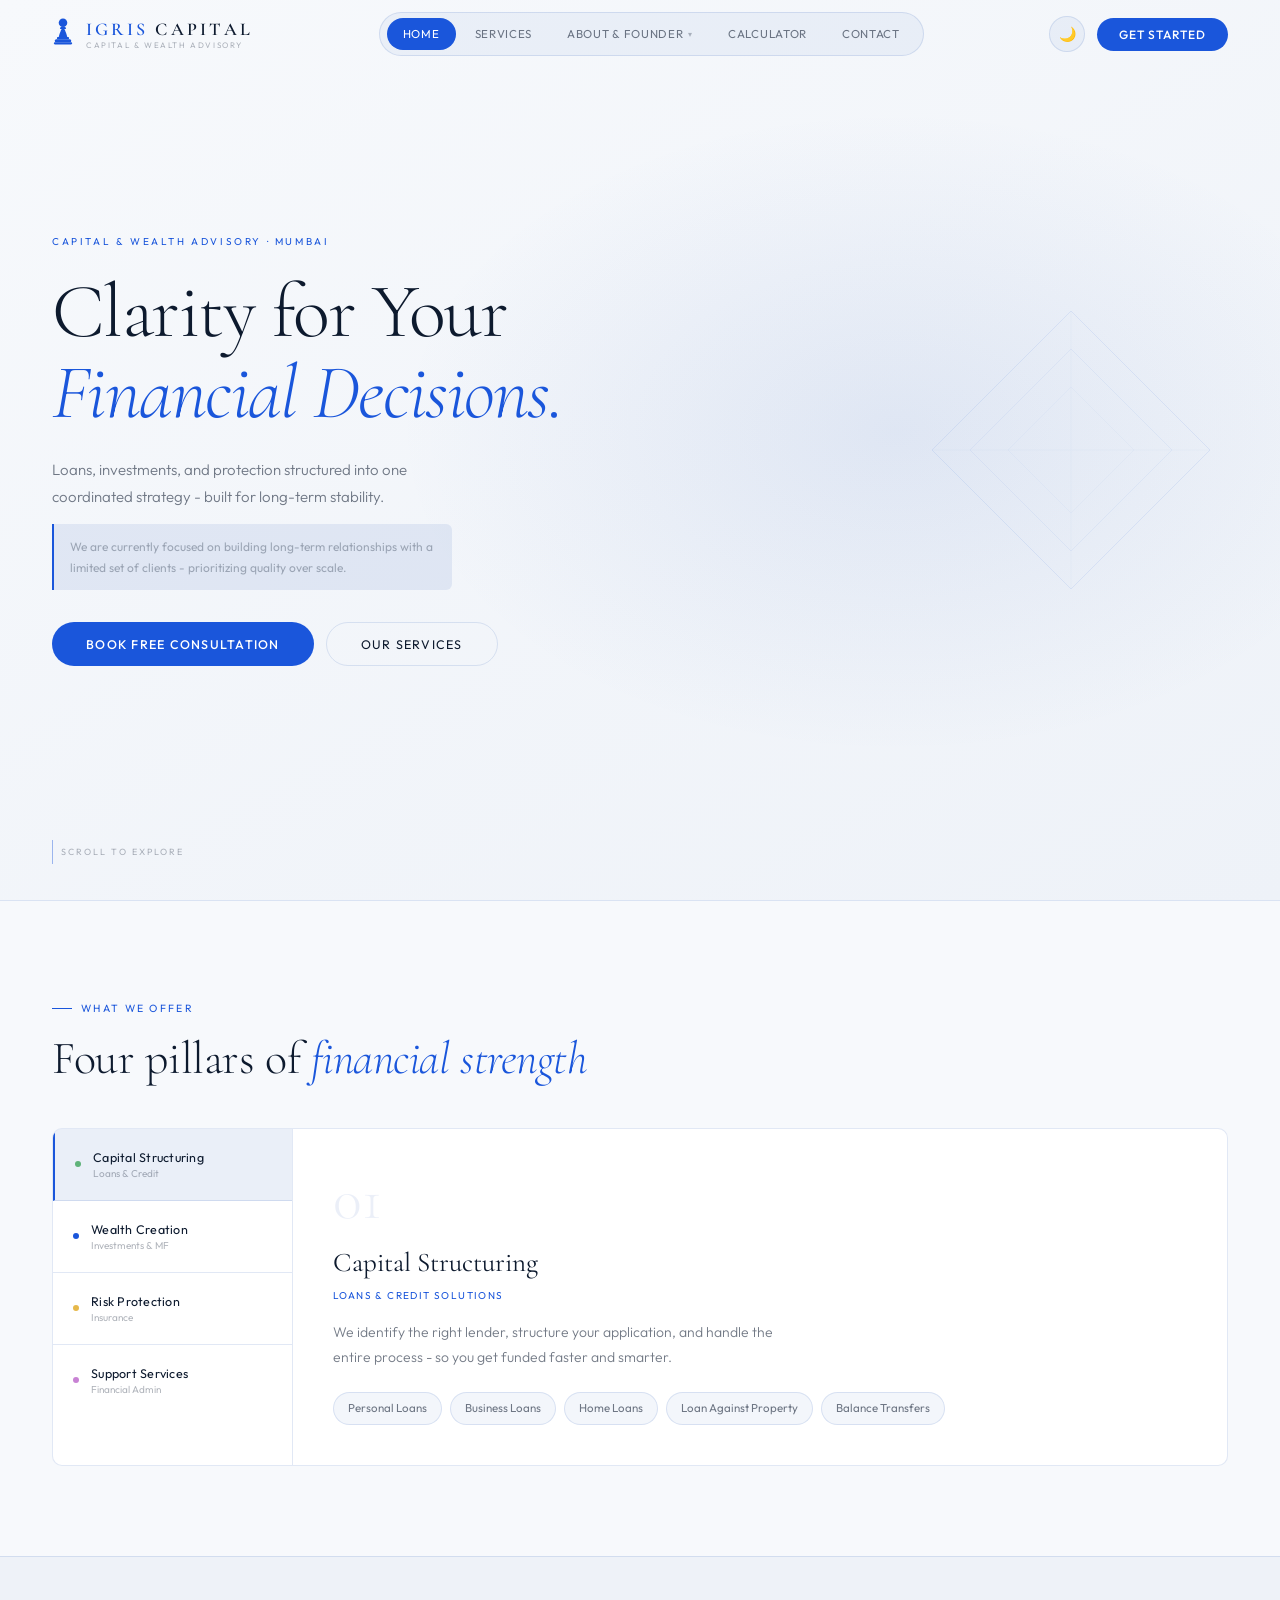
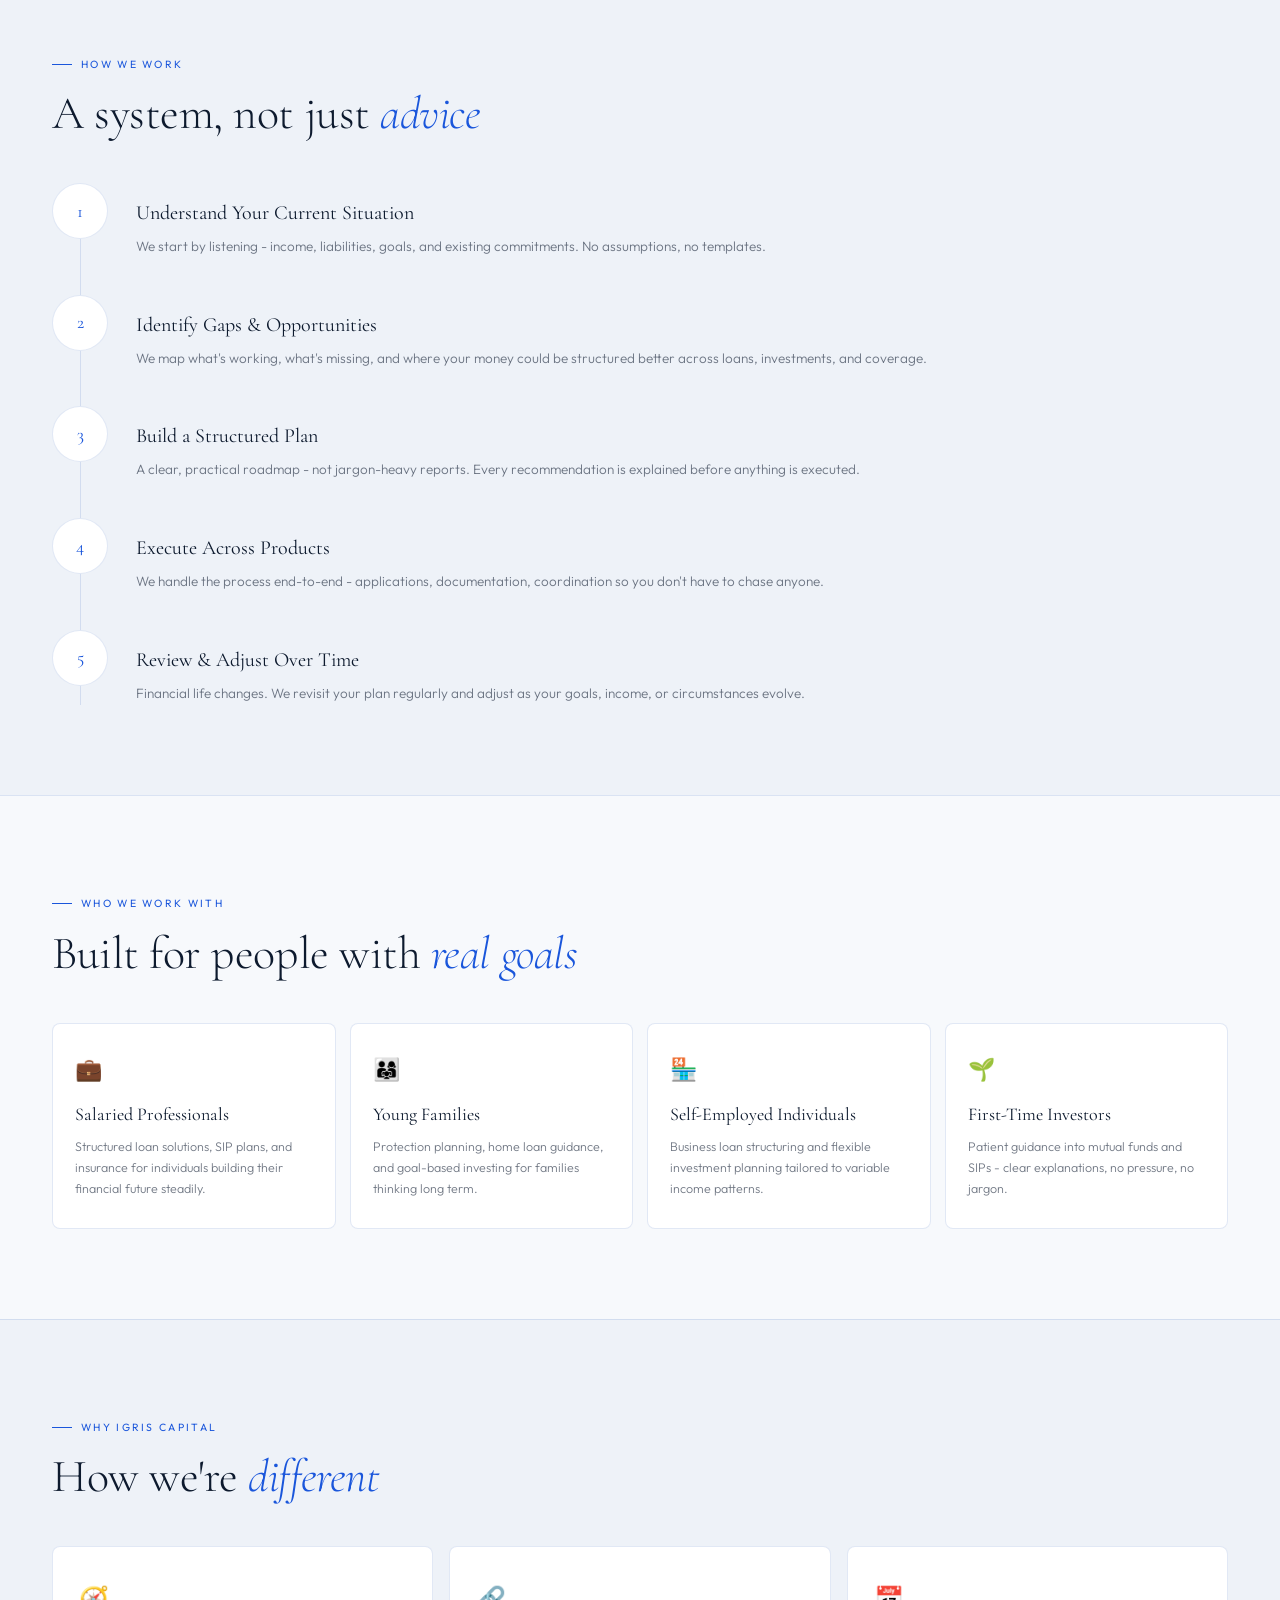
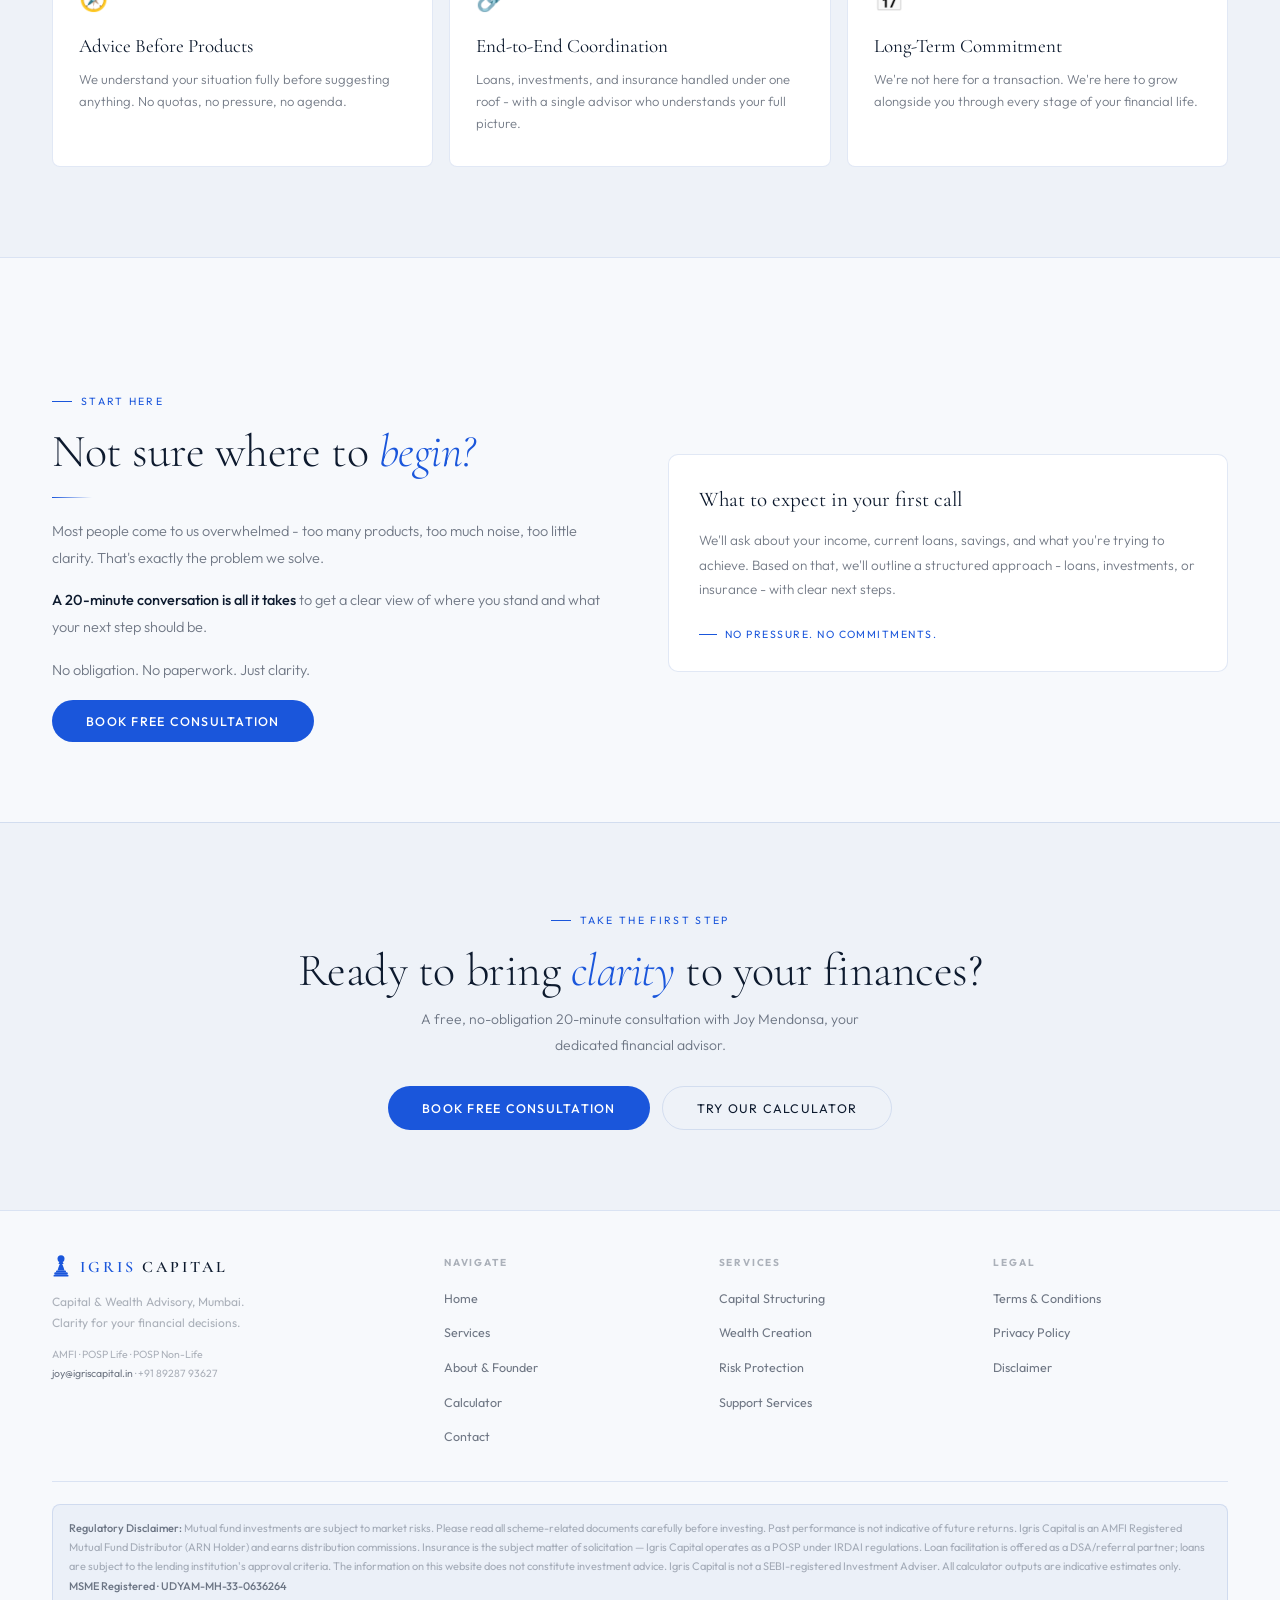
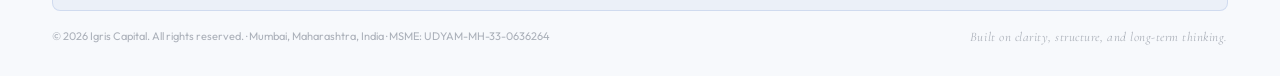
<file: index (9).html>
<!DOCTYPE html>
<html lang="en" data-theme="light">
<head>
<meta charset="UTF-8">
<meta name="viewport" content="width=device-width, initial-scale=1.0">
<meta http-equiv="X-Content-Type-Options" content="nosniff">
<meta http-equiv="X-Frame-Options" content="SAMEORIGIN">
<meta http-equiv="Referrer-Policy" content="strict-origin-when-cross-origin">
<meta name="description" content="Igris Capital — Clarity for Your Financial Decisions. Loans, investments, and protection structured into one coordinated strategy.">
<title>Igris Capital — Clarity for Your Financial Decisions</title>
<link href="https://fonts.googleapis.com/css2?family=Cormorant+Garamond:ital,wght@0,300;0,400;0,500;0,600;1,300;1,400&family=Outfit:wght@300;400;500&display=swap" rel="stylesheet">
<style>
*,*::before,*::after{box-sizing:border-box;margin:0;padding:0}
:root{--tr:.32s ease}
[data-theme="light"]{
  --bg:#f7f9fc;--bg2:#eef2f8;--surf:#ffffff;
  --bdr:rgba(30,80,180,.13);--txt:#0d1a2e;--txm:rgba(13,26,46,.58);--txf:rgba(13,26,46,.32);
  --card:rgba(30,80,180,.05);--navbg:rgba(247,249,252,.97);
  --acc:#1a56db;--acc2:#2563eb;--accsub:rgba(30,80,180,.09);
  --sh:0 8px 32px rgba(13,26,46,.09)
}
[data-theme="dark"]{
  --bg:#070d1a;--bg2:#0b1221;--surf:#0f1829;
  --bdr:rgba(80,130,255,.16);--txt:#e8f0ff;--txm:rgba(232,240,255,.54);--txf:rgba(232,240,255,.28);
  --card:rgba(255,255,255,.03);--navbg:rgba(7,13,26,.96);
  --acc:#4f8cff;--acc2:#6ba3ff;--accsub:rgba(80,140,255,.1);
  --sh:0 12px 48px rgba(0,0,0,.5)
}
html{scroll-behavior:smooth}
body{font-family:'Outfit',sans-serif;background:var(--bg);color:var(--txt);overflow-x:hidden;line-height:1.6;transition:background var(--tr),color var(--tr)}
.page{display:none;min-height:100vh}.page.active{display:block}

/* NAV */
nav{position:fixed;top:0;left:0;right:0;z-index:500;display:flex;align-items:center;justify-content:space-between;padding:0 52px;height:68px;transition:background var(--tr),box-shadow var(--tr)}
nav.scrolled{background:var(--navbg);box-shadow:0 1px 0 var(--bdr);backdrop-filter:blur(16px)}
.logo{display:flex;align-items:center;gap:12px;cursor:pointer;user-select:none}
.logo-mark{width:22px;height:32px;flex-shrink:0}
.logo-info{display:flex;flex-direction:column;line-height:1}
.logo-name{font-family:'Cormorant Garamond',serif;font-size:18px;font-weight:600;letter-spacing:.18em;text-transform:uppercase;color:var(--acc)}
.logo-name span{color:var(--txt)}
.logo-sub{font-size:8px;letter-spacing:.2em;text-transform:uppercase;color:var(--txf);margin-top:3px}
.nav-pill{display:flex;align-items:center;gap:3px;background:var(--card);border:1px solid var(--bdr);border-radius:100px;padding:5px 7px}
.nav-pill a{padding:7px 16px;border-radius:100px;font-size:11.5px;letter-spacing:.06em;text-transform:uppercase;color:var(--txm);text-decoration:none;cursor:pointer;font-weight:400;transition:all .25s;white-space:nowrap}
.nav-pill a:hover{color:var(--txt)}
.nav-pill a.active{background:var(--acc);color:#fff}
.nav-r{display:flex;align-items:center;gap:12px}
.theme-btn{width:36px;height:36px;border-radius:50%;border:1px solid var(--bdr);background:var(--card);cursor:pointer;display:flex;align-items:center;justify-content:center;font-size:14px;transition:all .3s}
.theme-btn:hover{border-color:var(--acc)}
.cta-btn{padding:9px 22px;border-radius:100px;background:var(--acc);border:none;color:#fff;font-family:'Outfit',sans-serif;font-size:12px;letter-spacing:.08em;text-transform:uppercase;cursor:pointer;font-weight:500;transition:all .3s}
.cta-btn:hover{background:var(--acc2);transform:translateY(-1px)}

/* UTILITY */
.stag{display:inline-flex;align-items:center;gap:9px;font-size:10.5px;letter-spacing:.22em;text-transform:uppercase;color:var(--acc);margin-bottom:16px;font-weight:400}
.stag::before{content:'';width:20px;height:1px;background:var(--acc)}
h2{font-family:'Cormorant Garamond',serif;font-size:clamp(28px,3.6vw,48px);font-weight:300;line-height:1.1;color:var(--txt);letter-spacing:-.01em}
h2 em{font-style:italic;color:var(--acc)}
.gline{width:40px;height:1px;background:linear-gradient(to right,var(--acc),transparent);margin:20px 0}
.btn-p{background:var(--acc);color:#fff;border:none;padding:13px 34px;font-family:'Outfit',sans-serif;font-size:12.5px;letter-spacing:.1em;text-transform:uppercase;cursor:pointer;font-weight:500;border-radius:100px;display:inline-block;transition:all .3s;text-decoration:none}
.btn-p:hover{background:var(--acc2);transform:translateY(-1px)}
.btn-o{background:transparent;color:var(--txt);border:1px solid var(--bdr);padding:13px 34px;font-family:'Outfit',sans-serif;font-size:12.5px;letter-spacing:.1em;text-transform:uppercase;cursor:pointer;font-weight:400;border-radius:100px;display:inline-block;transition:all .3s}
.btn-o:hover{border-color:var(--acc);color:var(--acc)}
@keyframes fadeUp{from{opacity:0;transform:translateY(24px)}to{opacity:1;transform:translateY(0)}}
.fu{animation:fadeUp .7s ease forwards;opacity:0}
.d1{animation-delay:.1s}.d2{animation-delay:.22s}.d3{animation-delay:.36s}.d4{animation-delay:.5s}
.rev{opacity:0;transform:translateY(18px);transition:opacity .6s ease,transform .6s ease}
.rev.vis{opacity:1;transform:translateY(0)}

/* HERO */
.hero{min-height:100vh;display:flex;align-items:center;padding:0 52px;position:relative;overflow:hidden}
.hero-bg{position:absolute;inset:0;background:radial-gradient(ellipse 60% 55% at 70% 48%,var(--accsub) 0%,transparent 65%),linear-gradient(150deg,var(--bg) 0%,var(--bg2) 100%)}
.hero-geo{position:absolute;right:5%;top:50%;transform:translateY(-50%);width:290px;height:290px;z-index:1;opacity:.4}
.hero-c{position:relative;z-index:2;max-width:580px}
.hero-eye{font-size:10px;letter-spacing:.26em;text-transform:uppercase;color:var(--acc);margin-bottom:22px;opacity:.8}
h1{font-family:'Cormorant Garamond',serif;font-size:clamp(44px,6vw,80px);font-weight:300;line-height:1.05;color:var(--txt);letter-spacing:-.02em;margin-bottom:22px}
h1 em{font-style:italic;color:var(--acc)}
.hero-sub{font-size:15px;color:var(--txm);max-width:430px;line-height:1.8;margin-bottom:14px;font-weight:300}
.hero-focus{font-size:12px;color:var(--txf);max-width:400px;line-height:1.75;margin-bottom:32px;padding:12px 16px;border-left:2px solid var(--acc);background:var(--accsub);border-radius:0 6px 6px 0}
.hero-acts{display:flex;gap:12px;flex-wrap:wrap}
.scroll-hint{position:absolute;bottom:36px;left:52px;font-size:9px;letter-spacing:.22em;text-transform:uppercase;color:var(--txf);z-index:2;display:flex;align-items:center;gap:8px}
.scroll-hint::before{content:'';width:1px;height:24px;background:var(--acc);opacity:.4}

/* SERVICE TABS */
.h-svc{padding:90px 52px;border-top:1px solid var(--bdr)}
.svc-tabs{display:grid;grid-template-columns:240px 1fr;gap:0;border:1px solid var(--bdr);border-radius:10px;overflow:hidden;margin-top:44px;background:var(--surf)}
.tab-nav{display:flex;flex-direction:column;border-right:1px solid var(--bdr)}
.tab-btn{display:flex;align-items:center;gap:12px;padding:20px 20px;border:none;background:transparent;cursor:pointer;text-align:left;border-bottom:1px solid var(--bdr);transition:all .25s;font-family:'Outfit',sans-serif}
.tab-btn:last-child{border-bottom:none}
.tab-btn.on{background:var(--accsub);border-left:2px solid var(--acc)}
.tab-btn:hover:not(.on){background:var(--card)}
.tb-dot{width:6px;height:6px;border-radius:50%;flex-shrink:0}
.dg{background:#5fb37a}.db{background:#1a56db}.dy{background:#e6b84a}.dp{background:#c882d4}
.tb-info{display:flex;flex-direction:column}
.tb-name{font-size:12.5px;font-weight:400;color:var(--txt);letter-spacing:.02em}
.tb-sub{font-size:10px;color:var(--txf);margin-top:2px}
.tab-panels{padding:40px}
.tab-panel{display:none}
.tab-panel.on{display:block}
.tp-num{font-family:'Cormorant Garamond',serif;font-size:60px;font-weight:300;color:var(--accsub);line-height:1;margin-bottom:12px}
.tp-title{font-family:'Cormorant Garamond',serif;font-size:27px;font-weight:400;color:var(--txt);margin-bottom:4px}
.tp-role{font-size:10px;letter-spacing:.14em;text-transform:uppercase;color:var(--acc);margin-bottom:16px}
.tp-desc{font-size:14px;color:var(--txm);line-height:1.8;font-weight:300;margin-bottom:22px;max-width:440px}
.tp-items{display:flex;flex-wrap:wrap;gap:8px}
.tp-tag{padding:6px 14px;border:1px solid var(--bdr);border-radius:100px;font-size:11.5px;color:var(--txm);background:var(--card)}

/* PROCESS */
.process{padding:90px 52px;border-top:1px solid var(--bdr);background:var(--bg2)}
.steps{display:flex;flex-direction:column;gap:0;margin-top:44px;position:relative}
.steps::before{content:'';position:absolute;left:28px;top:0;bottom:0;width:1px;background:var(--bdr)}
.step{display:flex;align-items:flex-start;gap:28px;padding-bottom:36px;position:relative}
.step:last-child{padding-bottom:0}
.step-num{width:56px;height:56px;border-radius:50%;background:var(--surf);border:1px solid var(--bdr);display:flex;align-items:center;justify-content:center;flex-shrink:0;position:relative;z-index:1}
.step-num span{font-family:'Cormorant Garamond',serif;font-size:18px;font-weight:400;color:var(--acc)}
.step-body{padding-top:14px}
.step-body h4{font-family:'Cormorant Garamond',serif;font-size:20px;font-weight:400;color:var(--txt);margin-bottom:6px}
.step-body p{font-size:13.5px;color:var(--txm);line-height:1.75;font-weight:300}

/* WHO */
.who{padding:90px 52px;border-top:1px solid var(--bdr)}
.who-grid{display:grid;grid-template-columns:repeat(4,1fr);gap:14px;margin-top:44px}
.who-c{padding:28px 22px;border:1px solid var(--bdr);border-radius:8px;background:var(--surf);transition:all .3s;position:relative;overflow:hidden}
.who-c::after{content:'';position:absolute;bottom:0;left:0;right:0;height:2px;background:var(--acc);transform:scaleX(0);transform-origin:left;transition:transform .35s}
.who-c:hover{transform:translateY(-3px);box-shadow:var(--sh)}.who-c:hover::after{transform:scaleX(1)}
.who-icon{font-size:22px;margin-bottom:13px}
.who-c h4{font-family:'Cormorant Garamond',serif;font-size:18px;font-weight:400;color:var(--txt);margin-bottom:7px}
.who-c p{font-size:12.5px;color:var(--txm);line-height:1.7;font-weight:300}

/* WHY */
.h-why{padding:90px 52px;border-top:1px solid var(--bdr);background:var(--bg2)}
.why-trio{display:grid;grid-template-columns:repeat(3,1fr);gap:16px;margin-top:44px}
.why-c{padding:32px 26px;border:1px solid var(--bdr);border-radius:8px;background:var(--surf);transition:all .3s;position:relative;overflow:hidden}
.why-c::before{content:'';position:absolute;top:0;left:0;right:0;height:2px;background:linear-gradient(to right,var(--acc),transparent);transform:scaleX(0);transform-origin:left;transition:transform .35s}
.why-c:hover{transform:translateY(-3px);box-shadow:var(--sh)}.why-c:hover::before{transform:scaleX(1)}
.wi{font-size:24px;margin-bottom:13px}
.why-c h4{font-family:'Cormorant Garamond',serif;font-size:19px;font-weight:400;color:var(--txt);margin-bottom:7px}
.why-c p{font-size:13px;color:var(--txm);line-height:1.7;font-weight:300}

/* EDU */
.edu{padding:80px 52px;border-top:1px solid var(--bdr)}
.edu-inner{display:grid;grid-template-columns:1fr 1fr;gap:56px;align-items:center;margin-top:46px}
.edu-text p{font-size:14.5px;color:var(--txm);line-height:1.85;font-weight:300;margin-bottom:16px}
.edu-text p strong{color:var(--txt);font-weight:500}
.edu-focus{padding:28px 30px;border:1px solid var(--bdr);border-radius:10px;background:var(--surf)}
.edu-focus h4{font-family:'Cormorant Garamond',serif;font-size:21px;font-weight:400;color:var(--txt);margin-bottom:12px}
.edu-focus p{font-size:13.5px;color:var(--txm);line-height:1.8;font-weight:300;margin-bottom:16px}
.early-tag{display:inline-flex;align-items:center;gap:8px;font-size:10.5px;letter-spacing:.14em;text-transform:uppercase;color:var(--acc)}
.early-tag::before{content:'';width:18px;height:1px;background:var(--acc)}
.cta-band{padding:80px 52px;text-align:center;border-top:1px solid var(--bdr);background:var(--bg2)}

/* SERVICES */
.pg-head{padding:130px 52px 56px;border-bottom:1px solid var(--bdr);background:var(--bg2)}
.pg-head p{font-size:14.5px;color:var(--txm);max-width:520px;margin-top:14px;font-weight:300;line-height:1.8}
.svcs-full{padding:44px 52px 76px}
.svc-row{display:grid;grid-template-columns:1fr 1.8fr;gap:52px;padding:52px 0;border-bottom:1px solid var(--bdr);align-items:start}
.svc-row:last-child{border-bottom:none}
.svc-r-l{position:sticky;top:100px}
.svc-r-num{font-family:'Cormorant Garamond',serif;font-size:76px;font-weight:300;color:var(--accsub);line-height:1}
.svc-r-l h3{font-family:'Cormorant Garamond',serif;font-size:27px;font-weight:400;color:var(--txt);margin-bottom:6px}
.svc-r-role{font-size:10px;letter-spacing:.14em;text-transform:uppercase;color:var(--acc);margin-bottom:13px}
.svc-r-l p{font-size:13.5px;color:var(--txm);line-height:1.78;font-weight:300}
.svc-cards{display:grid;grid-template-columns:repeat(2,1fr);gap:12px}
.svc-c{padding:20px 18px;border:1px solid var(--bdr);border-radius:8px;background:var(--surf);transition:all .3s}
.svc-c:hover{border-color:var(--acc);transform:translateY(-2px);box-shadow:var(--sh)}
.svc-c .si{font-size:19px;margin-bottom:8px}
.svc-c h5{font-family:'Cormorant Garamond',serif;font-size:15px;font-weight:400;color:var(--txt);margin-bottom:4px}
.svc-c p{font-size:11.5px;color:var(--txm);line-height:1.6;font-weight:300}

/* ABOUT+FOUNDER */
.about-grid{display:grid;grid-template-columns:1fr 1fr;gap:70px;align-items:start;margin-top:46px}
.at p{font-size:14.5px;color:var(--txm);line-height:1.85;font-weight:300;margin-bottom:16px}
.at p strong{color:var(--txt);font-weight:500}
.qbox{border-left:2px solid var(--acc);padding:20px 24px;background:var(--accsub);border-radius:0 6px 6px 0;margin-top:20px}
.qbox p{font-family:'Cormorant Garamond',serif;font-size:18px;font-style:italic;color:var(--txt);line-height:1.5}
.pain-stack{display:flex;flex-direction:column;gap:10px}
.pc{display:flex;align-items:flex-start;gap:12px;padding:14px 16px;border:1px solid var(--bdr);border-radius:8px;background:var(--surf);transition:all .3s}
.pc:hover{border-color:var(--acc);transform:translateX(4px)}
.pci{width:28px;height:28px;border-radius:50%;background:var(--accsub);display:flex;align-items:center;justify-content:center;font-size:12px;flex-shrink:0}
.pc span{font-size:13px;color:var(--txm);line-height:1.55;padding-top:4px;font-weight:300}
.diff{padding:80px 52px;border-top:1px solid var(--bdr);background:var(--bg2)}
.diff-grid{display:grid;grid-template-columns:1fr 1fr;gap:56px;margin-top:46px}
.diff-left p{font-size:14.5px;color:var(--txm);line-height:1.85;font-weight:300;margin-bottom:16px}
.diff-left p strong{color:var(--txt);font-weight:500}
.phil-q{border-left:2px solid var(--acc);padding:20px 24px;background:var(--accsub);border-radius:0 8px 8px 0;margin-top:22px}
.phil-q p{font-family:'Cormorant Garamond',serif;font-size:18px;font-style:italic;color:var(--txt);line-height:1.5}
.phil-q cite{font-size:10px;letter-spacing:.14em;text-transform:uppercase;color:var(--acc);display:block;margin-top:10px}
.diff-list{display:flex;flex-direction:column;gap:10px}
.diff-item{display:flex;align-items:flex-start;gap:13px;padding:16px 18px;border:1px solid var(--bdr);border-radius:8px;background:var(--surf);transition:all .3s}
.diff-item:hover{border-color:var(--acc);transform:translateX(3px)}
.diff-dot{width:6px;height:6px;border-radius:50%;background:var(--acc);flex-shrink:0;margin-top:6px}
.diff-item-body h5{font-family:'Cormorant Garamond',serif;font-size:16px;font-weight:400;color:var(--txt);margin-bottom:3px}
.diff-item-body p{font-size:12.5px;color:var(--txm);line-height:1.6;font-weight:300}
.adv-g{display:grid;grid-template-columns:repeat(3,1fr);gap:13px;margin-top:42px}
.adv-c{padding:26px 22px;border:1px solid var(--bdr);border-radius:8px;background:var(--surf);transition:all .3s}
.adv-c:hover{border-color:var(--acc);transform:translateY(-3px);box-shadow:var(--sh)}
.adv-c .ai{font-size:22px;margin-bottom:11px}
.adv-c h4{font-family:'Cormorant Garamond',serif;font-size:18px;font-weight:400;color:var(--txt);margin-bottom:5px}
.adv-c p{font-size:12px;color:var(--txm);line-height:1.7;font-weight:300}
.vision-b{padding:90px 52px;text-align:center;background:var(--bg2);border-top:1px solid var(--bdr)}
.vis-eye{display:inline-flex;align-items:center;gap:12px;font-size:10.5px;letter-spacing:.2em;text-transform:uppercase;color:var(--acc);margin-bottom:24px}
.vis-eye::before,.vis-eye::after{content:'';width:32px;height:1px;background:var(--acc);opacity:.5}
.vision-b blockquote{font-family:'Cormorant Garamond',serif;font-size:clamp(22px,3vw,40px);font-weight:300;font-style:italic;line-height:1.45;max-width:800px;margin:0 auto 40px;color:var(--txt)}
.vision-b blockquote em{color:var(--acc);font-style:normal}

/* FOUNDER CARD */
.founder-section{padding:80px 52px;border-top:1px solid var(--bdr)}
.founder-card{display:grid;grid-template-columns:260px 1fr;gap:56px;align-items:start;margin-top:46px;padding:44px;border:1px solid var(--bdr);border-radius:12px;background:var(--surf)}
.founder-left{display:flex;flex-direction:column}
.founder-avatar{width:100px;height:100px;border-radius:50%;border:2.5px solid var(--acc);overflow:hidden;margin-bottom:18px;background:var(--accsub);display:flex;align-items:center;justify-content:center;font-size:38px}
.founder-name{font-family:'Cormorant Garamond',serif;font-size:24px;font-weight:400;color:var(--txt);margin-bottom:3px}
.founder-title{font-size:10px;letter-spacing:.16em;text-transform:uppercase;color:var(--acc);margin-bottom:18px}
.founder-creds{display:flex;flex-direction:column;gap:7px}
.cred-badge{display:flex;align-items:center;gap:8px;padding:7px 12px;border:1px solid var(--bdr);border-radius:6px;background:var(--card);font-size:11px;color:var(--txm);font-weight:300}
.cred-badge .ci2{color:var(--acc);font-size:13px;flex-shrink:0}
.founder-right p{font-size:14px;color:var(--txm);line-height:1.85;font-weight:300;margin-bottom:14px}
.founder-right p strong{color:var(--txt);font-weight:500}
.founder-phil{margin-top:20px;padding:20px 24px;border-left:2px solid var(--acc);background:var(--accsub);border-radius:0 8px 8px 0}
.founder-phil p{font-family:'Cormorant Garamond',serif;font-size:18px;font-style:italic;color:var(--txt);line-height:1.5}
.founder-phil cite{font-size:10px;letter-spacing:.14em;text-transform:uppercase;color:var(--acc);display:block;margin-top:10px}
/* TEAM CARDS */
.team-grid{display:grid;grid-template-columns:1fr 1fr;gap:28px;margin-top:46px}
.founder-card-v2{display:flex;flex-direction:column;border:1px solid var(--bdr);border-radius:12px;background:var(--surf);padding:36px 32px 32px;transition:all .3s;align-items:flex-start}
.founder-card-v2:hover{transform:translateY(-3px);box-shadow:var(--sh)}
.fc-avatar-wrap{display:flex;align-items:center;gap:20px;margin-bottom:22px;width:100%}
.fc-avatar{width:90px;height:90px;border-radius:50%;border:2.5px solid var(--acc);overflow:hidden;flex-shrink:0;background:var(--accsub)}
.fc-avatar img{width:100%;height:100%;object-fit:cover;object-position:center top;display:block}
.fc-avatar-info{display:flex;flex-direction:column}
.fc-name{font-family:'Cormorant Garamond',serif;font-size:24px;font-weight:400;color:var(--txt);margin-bottom:3px}
.fc-title{font-size:10px;letter-spacing:.16em;text-transform:uppercase;color:var(--acc)}
.fc-bio{font-size:13.5px;color:var(--txm);line-height:1.8;font-weight:300;margin-bottom:16px}
.fc-creds{display:flex;flex-direction:column;gap:7px;margin-bottom:16px;width:100%}
.fc-tags{display:flex;flex-wrap:wrap;gap:7px}
.fc-tag{padding:5px 12px;border:1px solid var(--bdr);border-radius:100px;font-size:11px;color:var(--txm);background:var(--card)}
@media(max-width:860px){.team-grid{grid-template-columns:1fr}}
@media(max-width:600px){.fc-avatar{width:72px;height:72px}.fc-name{font-size:20px}}


/* DSA */
.dsa-row{display:flex;flex-wrap:wrap;gap:7px;margin-top:18px}
.dsa-tag{padding:5px 13px;border-radius:100px;border:1px solid var(--bdr);font-size:11px;color:var(--txm);background:var(--card);font-weight:300}

/* CONTACT */
.contact-body{padding:56px 52px 90px;display:grid;grid-template-columns:1fr 1.4fr;gap:70px;align-items:start}
.ci-b{position:sticky;top:100px}
.ci-b h3{font-family:'Cormorant Garamond',serif;font-size:26px;font-weight:400;margin-bottom:12px;color:var(--txt)}
.ci-b>p{font-size:14px;color:var(--txm);line-height:1.8;font-weight:300;margin-bottom:24px}
.ci-list{display:flex;flex-direction:column;gap:12px}
.ci-item{display:flex;align-items:center;gap:12px;font-size:13px;color:var(--txm)}
.cii{font-size:15px;width:20px;text-align:center;color:var(--acc);flex-shrink:0}
.contact-promises{display:flex;flex-direction:column;gap:9px;margin-top:22px}
.promise{display:flex;align-items:center;gap:10px;font-size:13px;color:var(--txm);font-weight:300}
.promise::before{content:'✓';color:var(--acc);font-weight:600}
.wa-btn{display:flex;align-items:center;gap:10px;padding:12px 22px;border-radius:100px;background:#25d366;border:none;color:#fff;font-family:'Outfit',sans-serif;font-size:13px;font-weight:500;cursor:pointer;text-decoration:none;transition:all .3s;margin-top:22px;width:fit-content}
.wa-btn:hover{background:#1ebe5d;transform:translateY(-1px)}
.wa-btn svg{width:17px;height:17px;fill:#fff;flex-shrink:0}
.form-card{background:var(--surf);border:1px solid var(--bdr);border-radius:12px;padding:34px 30px;box-shadow:var(--sh)}
.form-head{margin-bottom:22px}
.form-head h4{font-family:'Cormorant Garamond',serif;font-size:21px;font-weight:400;color:var(--txt);margin-bottom:3px}
.form-head p{font-size:12px;color:var(--txm)}
.fg{margin-bottom:14px}
.fg label{display:block;font-size:10px;letter-spacing:.15em;text-transform:uppercase;color:var(--txf);margin-bottom:5px}
.fg input,.fg select,.fg textarea{width:100%;background:var(--bg);border:1px solid var(--bdr);border-radius:6px;padding:11px 13px;font-family:'Outfit',sans-serif;font-size:13.5px;color:var(--txt);outline:none;transition:border-color .3s;font-weight:300}
.fg input::placeholder,.fg textarea::placeholder{color:var(--txf)}
.fg input:focus,.fg select:focus,.fg textarea:focus{border-color:var(--acc)}
.fg select{appearance:none;cursor:pointer;background-repeat:no-repeat;background-position:right 13px center}
[data-theme="dark"] .fg select{background-image:url("data:image/svg+xml,%3Csvg xmlns='http://www.w3.org/2000/svg' width='10' height='6'%3E%3Cpath fill='%234f8cff' d='M0 0l5 6 5-6z'/%3E%3C/svg%3E")}
[data-theme="light"] .fg select{background-image:url("data:image/svg+xml,%3Csvg xmlns='http://www.w3.org/2000/svg' width='10' height='6'%3E%3Cpath fill='%231a56db' d='M0 0l5 6 5-6z'/%3E%3C/svg%3E")}
.fg select option{background:var(--bg);color:var(--txt)}
.fg textarea{resize:vertical;min-height:86px}
.frow{display:grid;grid-template-columns:1fr 1fr;gap:12px}
.f-note{font-size:10.5px;color:var(--txf);margin-top:10px;text-align:center;line-height:1.6}
#f-success{display:none;text-align:center;padding:34px 14px}
#f-success .fck{font-size:42px;margin-bottom:12px}
#f-success h4{font-family:'Cormorant Garamond',serif;font-size:23px;font-weight:400;color:var(--txt);margin-bottom:7px}
#f-success p{font-size:13px;color:var(--txm)}
.hp-field{position:absolute;left:-9999px;opacity:0;pointer-events:none;tabindex:-1}

/* FEEDBACK */
.feedback-sec{padding:80px 52px;border-top:1px solid var(--bdr);background:var(--bg2)}
.feedback-sec .stag{justify-content:flex-start}
.fb-layout{display:grid;grid-template-columns:1fr 1.6fr;gap:52px;margin-top:44px;align-items:start}
.fb-form-wrap{background:var(--surf);border:1px solid var(--bdr);border-radius:12px;padding:30px 26px}
.fb-form-wrap h4{font-family:'Cormorant Garamond',serif;font-size:20px;font-weight:400;color:var(--txt);margin-bottom:4px}
.fb-form-wrap p{font-size:12.5px;color:var(--txm);margin-bottom:20px}
.fb-wall{display:flex;flex-direction:column;gap:14px}
.fb-empty{text-align:center;padding:40px 20px;color:var(--txf);font-size:13px;border:1px dashed var(--bdr);border-radius:10px}
.fb-card{background:var(--surf);border:1px solid var(--bdr);border-radius:10px;padding:18px 20px;position:relative;transition:all .3s}
.fb-card:hover{border-color:var(--acc);box-shadow:var(--sh)}
.fb-card::before{content:'\201C';font-family:'Cormorant Garamond',serif;font-size:44px;color:var(--acc);opacity:.25;position:absolute;top:8px;left:14px;line-height:1}
.fb-text{font-size:13.5px;color:var(--txm);line-height:1.75;font-weight:300;padding-left:8px;margin-bottom:12px}
.fb-meta{display:flex;align-items:center;justify-content:space-between}
.fb-name{font-size:11px;letter-spacing:.12em;text-transform:uppercase;color:var(--acc);font-weight:400}
.fb-date{font-size:10px;color:var(--txf)}
.fb-stars{font-size:12px;margin-bottom:6px}

/* ── CALCULATOR ── */
.calc-hero{padding:130px 52px 56px;border-bottom:1px solid var(--bdr);background:var(--bg2)}
.calc-hero p{font-size:14.5px;color:var(--txm);max-width:520px;margin-top:14px;font-weight:300;line-height:1.8}
.calc-body{padding:52px 52px 90px;max-width:1100px}
.calc-tabs-nav{display:flex;gap:8px;flex-wrap:wrap;margin-bottom:36px}
.calc-tab-btn{padding:9px 22px;border-radius:100px;border:1px solid var(--bdr);background:var(--card);font-family:'Outfit',sans-serif;font-size:12px;letter-spacing:.06em;text-transform:uppercase;color:var(--txm);cursor:pointer;transition:all .25s}
.calc-tab-btn.on{background:var(--acc);color:#fff;border-color:var(--acc)}
.calc-panel{display:none}.calc-panel.on{display:block}
.calc-grid{display:grid;grid-template-columns:1fr 1fr;gap:32px;align-items:start}
.calc-card{background:var(--surf);border:1px solid var(--bdr);border-radius:12px;padding:32px 28px;box-shadow:var(--sh)}
.calc-card h3{font-family:'Cormorant Garamond',serif;font-size:22px;font-weight:400;color:var(--txt);margin-bottom:6px}
.calc-card>p{font-size:13px;color:var(--txm);margin-bottom:24px;line-height:1.7}
.calc-field{margin-bottom:18px}
.calc-field label{display:block;font-size:10px;letter-spacing:.15em;text-transform:uppercase;color:var(--txf);margin-bottom:6px}
.calc-field input,.calc-field select{width:100%;background:var(--bg);border:1px solid var(--bdr);border-radius:6px;padding:11px 13px;font-family:'Outfit',sans-serif;font-size:14px;color:var(--txt);outline:none;transition:border-color .3s}
.calc-field input:focus,.calc-field select:focus{border-color:var(--acc)}
.calc-field .range-row{display:flex;align-items:center;gap:12px}
.calc-field input[type=range]{flex:1;accent-color:var(--acc);height:4px}
.calc-field .range-val{font-size:14px;font-weight:500;color:var(--acc);min-width:80px;text-align:right}
.calc-result{background:var(--bg2);border:1px solid var(--bdr);border-radius:12px;padding:28px 26px}
.calc-result h3{font-family:'Cormorant Garamond',serif;font-size:22px;font-weight:400;color:var(--txt);margin-bottom:20px}
.result-row{display:flex;justify-content:space-between;align-items:center;padding:12px 0;border-bottom:1px solid var(--bdr)}
.result-row:last-child{border-bottom:none}
.result-label{font-size:12px;color:var(--txm);letter-spacing:.04em}
.result-val{font-family:'Cormorant Garamond',serif;font-size:22px;font-weight:400;color:var(--acc)}
.result-val.big{font-size:30px}
.result-val.pos{color:#22c55e}
.calc-note{font-size:10.5px;color:var(--txf);line-height:1.65;margin-top:16px;padding:12px 14px;border-left:2px solid var(--bdr);background:var(--card);border-radius:0 6px 6px 0}
.calc-chart{margin-top:20px;height:140px;position:relative;display:flex;align-items:flex-end;gap:4px;padding:0 0 24px}
.bar-wrap{flex:1;display:flex;flex-direction:column;align-items:center;gap:4px}
.bar-invested,.bar-returns{width:100%;border-radius:4px 4px 0 0;transition:height .6s ease}
.bar-invested{background:var(--bdr)}
.bar-returns{background:var(--acc);opacity:.8}
.bar-yr{font-size:9px;color:var(--txf);text-align:center}
/* manual input rows */
.manual-row{display:flex;align-items:center;background:var(--bg);border:1px solid var(--bdr);border-radius:6px;overflow:hidden;transition:border-color .3s}
.manual-row:focus-within{border-color:var(--acc)}
.rupee-prefix{padding:0 8px 0 12px;font-size:14px;color:var(--txm);font-weight:400;flex-shrink:0}
.pct-suffix{padding:0 12px 0 6px;font-size:13px;color:var(--txm);flex-shrink:0}
.manual-input{flex:1;background:transparent;border:none;outline:none;padding:10px 8px;font-family:'Outfit',sans-serif;font-size:14px;color:var(--txt);font-weight:400;min-width:0}
.manual-input::-webkit-inner-spin-button,.manual-input::-webkit-outer-spin-button{-webkit-appearance:none;margin:0}
.manual-input[type=number]{-moz-appearance:textfield}
.range-hints{display:flex;justify-content:space-between;font-size:10px;color:var(--txf);margin-top:3px}

/* ── HIDDEN PAGES ── */
.legal-body{padding:130px 52px 90px;max-width:860px;margin:0 auto}
.legal-body h1{font-size:clamp(32px,4vw,52px);margin-bottom:8px}
.legal-body .legal-date{font-size:11px;color:var(--txf);letter-spacing:.12em;text-transform:uppercase;margin-bottom:40px;display:block}
.legal-body h3{font-family:'Cormorant Garamond',serif;font-size:20px;font-weight:400;color:var(--txt);margin:28px 0 8px}
.legal-body p{font-size:14px;color:var(--txm);line-height:1.85;margin-bottom:12px;font-weight:300}
.legal-body ul{list-style:none;display:flex;flex-direction:column;gap:7px;margin-bottom:16px}
.legal-body ul li{font-size:14px;color:var(--txm);padding-left:18px;position:relative;line-height:1.75;font-weight:300}
.legal-body ul li::before{content:'—';position:absolute;left:0;color:var(--acc);font-size:12px}
.legal-back{display:inline-flex;align-items:center;gap:8px;font-size:11px;letter-spacing:.12em;text-transform:uppercase;color:var(--acc);cursor:pointer;margin-bottom:32px;transition:gap .25s}
.legal-back:hover{gap:12px}
.legal-divider{width:100%;height:1px;background:var(--bdr);margin:20px 0}

/* FOOTER */
footer{background:var(--bg);border-top:1px solid var(--bdr);padding:44px 52px 28px}
.footer-top{display:grid;grid-template-columns:1.5fr 1fr 1fr 1fr;gap:40px;margin-bottom:32px}
.footer-brand .logo-name{font-size:17px}
.footer-brand p{font-size:12px;color:var(--txf);line-height:1.75;margin-top:10px;max-width:220px}
.footer-col h5{font-size:10px;letter-spacing:.18em;text-transform:uppercase;color:var(--txf);margin-bottom:14px}
.footer-col ul{list-style:none;display:flex;flex-direction:column;gap:9px}
.footer-col ul li a{font-size:12.5px;color:var(--txm);text-decoration:none;cursor:pointer;transition:color .25s}
.footer-col ul li a:hover{color:var(--acc)}
.footer-bottom{border-top:1px solid var(--bdr);padding-top:22px}
.footer-disclaimer{font-size:11px;color:var(--txf);line-height:1.75;margin-bottom:16px;padding:14px 16px;border:1px solid var(--bdr);border-radius:8px;background:var(--card)}
.footer-disclaimer strong{color:var(--txm);font-weight:500}
.footer-meta{display:flex;justify-content:space-between;align-items:center;flex-wrap:wrap;gap:12px}
.fcopy{font-size:11px;color:var(--txf)}
.footer-dna{font-family:'Cormorant Garamond',serif;font-size:13px;font-style:italic;color:var(--txf);letter-spacing:.04em}

/* HAMBURGER / MOBILE NAV */
.ham-btn{display:none;flex-direction:column;gap:5px;background:none;border:none;cursor:pointer;padding:6px;margin-left:4px}
.ham-btn span{display:block;width:22px;height:2px;background:var(--txt);border-radius:2px;transition:all .3s}
.ham-btn.open span:nth-child(1){transform:translateY(7px) rotate(45deg)}
.ham-btn.open span:nth-child(2){opacity:0}
.ham-btn.open span:nth-child(3){transform:translateY(-7px) rotate(-45deg)}
.mob-nav{display:none;position:fixed;top:60px;left:0;right:0;z-index:490;background:var(--navbg);backdrop-filter:blur(16px);border-bottom:1px solid var(--bdr);flex-direction:column;padding:12px 0 18px}
.mob-nav a{padding:13px 22px;font-size:13px;letter-spacing:.07em;text-transform:uppercase;color:var(--txm);cursor:pointer;border-bottom:1px solid var(--bdr);transition:color .25s}
.mob-nav a:last-child{border-bottom:none}
.mob-nav a:hover,.mob-nav a.active{color:var(--acc)}

/* ABOUT DROPDOWN */
.nav-drop{position:relative}
.nav-drop-menu{display:none;position:absolute;top:calc(100% + 8px);left:50%;transform:translateX(-50%);background:var(--surf);border:1px solid var(--bdr);border-radius:10px;padding:8px;min-width:200px;box-shadow:var(--sh);z-index:600}
.nav-drop:hover .nav-drop-menu,.nav-drop-menu:hover{display:block}
.nav-drop-menu a{display:block;padding:9px 14px;font-size:11.5px;letter-spacing:.05em;text-transform:uppercase;color:var(--txm);text-decoration:none;cursor:pointer;border-radius:6px;transition:all .2s;white-space:nowrap}
.nav-drop-menu a:hover{background:var(--accsub);color:var(--acc)}
.nav-drop-arrow{font-size:8px;margin-left:2px;opacity:.5}

/* RESPONSIVE */
@media(max-width:960px){
  .ham-btn{display:flex}
  .cta-btn{display:none}
  .nav-pill{display:none}
  nav{padding:0 20px}
  .logo-name{font-size:16px}
  .hero,.h-svc,.h-why,.cta-band,.process,.who,.diff,.edu,
  .founder-section,.pg-head,.svcs-full,.contact-body,.vision-b,.feedback-sec,
  .calc-hero,.calc-body,.legal-body{padding-left:28px;padding-right:28px}
  .calc-body{padding-top:36px;padding-bottom:52px}
  h1{font-size:clamp(36px,7vw,58px)}
  h2{font-size:clamp(26px,4.5vw,40px)}
  .hero{padding-top:100px;padding-bottom:60px;align-items:flex-start}
  .hero-c{max-width:100%}
  .hero-geo{display:none}
  .scroll-hint{display:none}
  .svc-tabs{grid-template-columns:1fr}
  .tab-nav{flex-direction:row;overflow-x:auto;border-right:none;border-bottom:1px solid var(--bdr);-webkit-overflow-scrolling:touch}
  .tab-btn{border-bottom:none;border-right:1px solid var(--bdr);flex-shrink:0;padding:16px 16px;min-width:150px}
  .tab-btn.on{border-left:none;border-bottom:3px solid var(--acc)}
  .tb-sub{display:none}
  .about-grid{grid-template-columns:1fr;gap:32px}
  .svc-row{grid-template-columns:1fr;gap:28px}
  .contact-body{grid-template-columns:1fr;gap:36px}
  .diff-grid{grid-template-columns:1fr;gap:32px}
  .edu-inner{grid-template-columns:1fr;gap:28px}
  .founder-card{grid-template-columns:1fr;gap:28px;padding:28px 24px}
  .founder-left{flex-direction:row;align-items:flex-start;gap:20px;flex-wrap:wrap}
  .founder-avatar{width:80px;height:80px;flex-shrink:0}
  .founder-creds{margin-top:0}
  .svc-r-l{position:static}
  .ci-b{position:static}
  .who-grid{grid-template-columns:repeat(2,1fr)}
  .adv-g{grid-template-columns:repeat(2,1fr)}
  .why-trio{grid-template-columns:repeat(2,1fr)}
  .svc-cards{grid-template-columns:repeat(2,1fr)}
  .frow{grid-template-columns:1fr 1fr}
  .steps::before{left:22px}
  footer{padding:32px 28px 20px}
  .footer-top{grid-template-columns:1fr 1fr;gap:28px}
  .footer-meta{flex-direction:column;align-items:flex-start;gap:8px}
  .fb-layout{grid-template-columns:1fr;gap:32px}
  .calc-grid{grid-template-columns:1fr;gap:24px}
}
@media(max-width:600px){
  nav{padding:0 16px;height:60px}
  .logo-name{font-size:15px;letter-spacing:.12em}
  .logo-sub{display:none}
  .hero,.h-svc,.h-why,.cta-band,.process,.who,.diff,.edu,
  .founder-section,.pg-head,.svcs-full,.contact-body,.vision-b,.feedback-sec,
  .calc-hero,.calc-body,.legal-body{padding-left:16px;padding-right:16px}
  h1{font-size:clamp(32px,9vw,48px)}
  h2{font-size:clamp(24px,6.5vw,34px)}
  .hero{padding-top:90px;min-height:auto;padding-bottom:56px}
  .hero-sub{font-size:14px}
  .hero-acts{flex-direction:column;gap:10px}
  .hero-acts .btn-p,.hero-acts .btn-o{width:100%;text-align:center;padding:14px}
  .who-grid{grid-template-columns:1fr}
  .adv-g{grid-template-columns:1fr}
  .why-trio{grid-template-columns:1fr}
  .svc-cards{grid-template-columns:1fr}
  .step{gap:18px}
  .step-num{width:38px;height:38px;flex-shrink:0}
  .step-num span{font-size:15px}
  .founder-card{padding:22px 16px}
  .founder-left{flex-direction:column;align-items:flex-start}
  .founder-avatar{width:80px;height:80px}
  .tab-panel{padding:24px 20px}
  .tp-num{font-size:48px}
  .tp-title{font-size:22px}
  .h-svc,.process,.who,.h-why,.edu,.diff,.founder-section{padding-top:60px;padding-bottom:60px}
  .pg-head{padding-top:100px;padding-bottom:36px}
  .svcs-full{padding-top:28px;padding-bottom:44px}
  .svc-row{padding:36px 0}
  .frow{grid-template-columns:1fr}
  .form-card{padding:24px 18px}
  .contact-body{padding-top:36px;padding-bottom:60px}
  .vision-b{padding:60px 16px}
  .cta-band{padding:60px 16px}
  .cta-band .btn-p,.cta-band .btn-o{width:100%;text-align:center}
  footer{padding:24px 16px 16px}
  .footer-top{grid-template-columns:1fr}
  .feedback-sec{padding-top:60px;padding-bottom:60px}
  .calc-tabs-nav{gap:6px}
  .calc-tab-btn{font-size:11px;padding:8px 16px}
  .legal-body{padding-top:100px;padding-left:16px;padding-right:16px}
}
::-webkit-scrollbar{width:4px}
::-webkit-scrollbar-track{background:var(--bg)}
[data-theme="dark"] ::-webkit-scrollbar-thumb{background:rgba(80,140,255,.25);border-radius:2px}
[data-theme="light"] ::-webkit-scrollbar-thumb{background:rgba(30,80,180,.3);border-radius:2px}
</style>
</head>
<body>

<!-- CHESS PAWN LOGO MARK (SVG definition, reused inline) -->
<svg style="display:none">
  <defs>
    <g id="pawn-logo">
      <!-- Chess pawn outline matching the reference image, filled blue -->
      <circle cx="30" cy="11" r="9" fill="var(--acc)" stroke="var(--acc)" stroke-width="1"/>
      <rect x="23" y="20" width="14" height="7" rx="3.5" fill="var(--acc)"/>
      <path d="M21 27 L16 54 L44 54 L39 27Z" fill="var(--acc)"/>
      <rect x="12" y="54" width="36" height="7" rx="3.5" fill="var(--acc)"/>
      <rect x="6" y="61" width="48" height="8" rx="4" fill="var(--acc)"/>
    </g>
  </defs>
</svg>

<nav id="nav">
  <div class="logo" onclick="go('home')">
    <!-- Chess Pawn Logo — Narrow Waist Staunton -->
    <svg class="logo-mark" viewBox="0 0 72 104" fill="none" xmlns="http://www.w3.org/2000/svg">
      <circle cx="36" cy="15" r="14" fill="var(--acc)"/>
      <rect x="28" y="28" width="16" height="4" rx="2" fill="var(--acc)"/>
      <rect x="26" y="31" width="20" height="4.5" rx="2.25" fill="var(--acc)"/>
      <path d="M32 35.5 C30 38 28 41 28 44 C26 48 24 54 22 62 L50 62 C48 54 46 48 44 44 C44 41 42 38 40 35.5 Z" fill="var(--acc)"/>
      <rect x="16" y="62" width="40" height="7" rx="3.5" fill="var(--acc)"/>
      <rect x="9" y="69" width="54" height="10" rx="5" fill="var(--acc)"/>
      <rect x="6" y="79" width="60" height="7" rx="3.5" fill="var(--acc)"/>
    </svg>
    <div class="logo-info">
      <span class="logo-name">Igris <span>Capital</span></span>
      <span class="logo-sub">Capital &amp; Wealth Advisory</span>
    </div>
  </div>
  <div class="nav-pill">
    <a onclick="go('home')" data-p="home" class="active">Home</a>
    <a onclick="go('services')" data-p="services">Services</a>
    <!-- About with dropdown -->
    <span class="nav-drop" style="position:relative">
      <a onclick="go('about')" data-p="about" style="display:inline-flex;align-items:center;gap:3px">About &amp; Founder <span class="nav-drop-arrow">▾</span></a>
      <div class="nav-drop-menu">
        <a onclick="go('about')">About &amp; Founder</a>
        <a onclick="go('terms')">Terms &amp; Conditions</a>
        <a onclick="go('privacy')">Privacy Policy</a>
        <a onclick="go('disclaimer')">Disclaimer</a>
      </div>
    </span>
    <a onclick="go('calculator')" data-p="calculator">Calculator</a>
    <a onclick="go('contact')" data-p="contact">Contact</a>
  </div>
  <div class="nav-r">
    <button class="theme-btn" id="themeBtn" aria-label="Toggle theme">🌙</button>
    <button class="cta-btn" onclick="go('contact')">Get Started</button>
    <button class="ham-btn" id="hamBtn" aria-label="Menu">
      <span></span><span></span><span></span>
    </button>
  </div>
</nav>

<div class="mob-nav" id="mobNav">
  <a onclick="go('home');closeMob()" data-p="home">Home</a>
  <a onclick="go('services');closeMob()" data-p="services">Services</a>
  <a onclick="go('about');closeMob()" data-p="about">About &amp; Founder</a>
  <a onclick="go('calculator');closeMob()" data-p="calculator">Calculator</a>
  <a onclick="go('contact');closeMob()" data-p="contact">Contact</a>
  <a onclick="go('terms');closeMob()" data-p="terms" style="font-size:11px;opacity:.7">Terms &amp; Conditions</a>
  <a onclick="go('privacy');closeMob()" data-p="privacy" style="font-size:11px;opacity:.7">Privacy Policy</a>
  <a onclick="go('disclaimer');closeMob()" data-p="disclaimer" style="font-size:11px;opacity:.7">Disclaimer</a>
</div>

<!-- ══════════════════════════════════════
     HOME
══════════════════════════════════════ -->
<div class="page active" id="page-home">
  <section class="hero">
    <div class="hero-bg"></div>
    <div class="hero-geo" aria-hidden="true">
      <svg viewBox="0 0 290 290" fill="none" xmlns="http://www.w3.org/2000/svg">
        <polygon points="145,6 284,145 145,284 6,145" stroke="var(--acc)" stroke-width="1" opacity="0.22"/>
        <polygon points="145,44 246,145 145,246 44,145" stroke="var(--acc)" stroke-width="1" opacity="0.14"/>
        <polygon points="145,82 208,145 145,208 82,145" stroke="var(--acc)" stroke-width="1" opacity="0.08"/>
        <line x1="145" y1="6" x2="145" y2="284" stroke="var(--acc)" stroke-width="0.5" opacity="0.1"/>
        <line x1="6" y1="145" x2="284" y2="145" stroke="var(--acc)" stroke-width="0.5" opacity="0.1"/>
      </svg>
    </div>
    <div class="hero-c">
      <div class="hero-eye fu">Capital &amp; Wealth Advisory &middot; Mumbai</div>
      <h1 class="fu d1">Clarity for Your<br><em>Financial Decisions.</em></h1>
      <p class="hero-sub fu d2">Loans, investments, and protection structured into one coordinated strategy - built for long-term stability.</p>
      <p class="hero-focus fu d3">We are currently focused on building long-term relationships with a limited set of clients - prioritizing quality over scale.</p>
      <div class="hero-acts fu d4">
        <button class="btn-p" onclick="go('contact')">Book Free Consultation</button>
        <button class="btn-o" onclick="go('services')">Our Services</button>
      </div>
    </div>
    <div class="scroll-hint">Scroll to explore</div>
  </section>

  <section class="h-svc">
    <div class="stag rev">What We Offer</div>
    <h2 class="rev">Four pillars of <em>financial strength</em></h2>
    <div class="svc-tabs rev">
      <div class="tab-nav">
        <button class="tab-btn on" onclick="switchTab(0)"><span class="tb-dot dg"></span><div class="tb-info"><span class="tb-name">Capital Structuring</span><span class="tb-sub">Loans &amp; Credit</span></div></button>
        <button class="tab-btn" onclick="switchTab(1)"><span class="tb-dot db"></span><div class="tb-info"><span class="tb-name">Wealth Creation</span><span class="tb-sub">Investments &amp; MF</span></div></button>
        <button class="tab-btn" onclick="switchTab(2)"><span class="tb-dot dy"></span><div class="tb-info"><span class="tb-name">Risk Protection</span><span class="tb-sub">Insurance</span></div></button>
        <button class="tab-btn" onclick="switchTab(3)"><span class="tb-dot dp"></span><div class="tb-info"><span class="tb-name">Support Services</span><span class="tb-sub">Financial Admin</span></div></button>
      </div>
      <div class="tab-panels">
        <div class="tab-panel on"><div class="tp-num">01</div><div class="tp-title">Capital Structuring</div><div class="tp-role">Loans &amp; Credit Solutions</div><div class="tp-desc">We identify the right lender, structure your application, and handle the entire process - so you get funded faster and smarter.</div><div class="tp-items"><span class="tp-tag">Personal Loans</span><span class="tp-tag">Business Loans</span><span class="tp-tag">Home Loans</span><span class="tp-tag">Loan Against Property</span><span class="tp-tag">Balance Transfers</span></div></div>
        <div class="tab-panel"><div class="tp-num">02</div><div class="tp-title">Wealth Creation</div><div class="tp-role">Mutual Funds &amp; Investments</div><div class="tp-desc">We align every investment decision with your actual life goals - fund selection, SIP planning, and regular reviews built on clarity.</div><div class="tp-items"><span class="tp-tag">Mutual Fund Distribution (ARN)</span><span class="tp-tag">SIP Planning</span><span class="tp-tag">Goal-Based Investing</span><span class="tp-tag">Retirement Planning</span><span class="tp-tag">Portfolio Review</span></div></div>
        <div class="tab-panel"><div class="tp-num">03</div><div class="tp-title">Risk Protection</div><div class="tp-role">Insurance &amp; Coverage</div><div class="tp-desc">Wealth built without protection is vulnerable. We help you choose the right coverage - explained clearly, not sold aggressively.</div><div class="tp-items"><span class="tp-tag">Health Insurance</span><span class="tp-tag">Term Insurance</span><span class="tp-tag">Family Protection Planning</span><span class="tp-tag">Motor Insurance</span></div></div>
        <div class="tab-panel"><div class="tp-num">04</div><div class="tp-title">Support Services</div><div class="tp-role">Financial Admin &amp; More</div><div class="tp-desc">The small things matter. We keep your financial life organized - tax filing, credit cards, and annual reviews so nothing slips.</div><div class="tp-items"><span class="tp-tag">Credit Cards</span><span class="tp-tag">Tax Filing Assistance</span><span class="tp-tag">Annual Financial Reviews</span></div></div>
      </div>
    </div>
  </section>

  <section class="process">
    <div class="stag rev">How We Work</div>
    <h2 class="rev">A system, not just <em>advice</em></h2>
    <div class="steps rev">
      <div class="step"><div class="step-num"><span>1</span></div><div class="step-body"><h4>Understand Your Current Situation</h4><p>We start by listening - income, liabilities, goals, and existing commitments. No assumptions, no templates.</p></div></div>
      <div class="step"><div class="step-num"><span>2</span></div><div class="step-body"><h4>Identify Gaps &amp; Opportunities</h4><p>We map what's working, what's missing, and where your money could be structured better across loans, investments, and coverage.</p></div></div>
      <div class="step"><div class="step-num"><span>3</span></div><div class="step-body"><h4>Build a Structured Plan</h4><p>A clear, practical roadmap - not jargon-heavy reports. Every recommendation is explained before anything is executed.</p></div></div>
      <div class="step"><div class="step-num"><span>4</span></div><div class="step-body"><h4>Execute Across Products</h4><p>We handle the process end-to-end - applications, documentation, coordination so you don't have to chase anyone.</p></div></div>
      <div class="step"><div class="step-num"><span>5</span></div><div class="step-body"><h4>Review &amp; Adjust Over Time</h4><p>Financial life changes. We revisit your plan regularly and adjust as your goals, income, or circumstances evolve.</p></div></div>
    </div>
  </section>

  <section class="who">
    <div class="stag rev">Who We Work With</div>
    <h2 class="rev">Built for people with <em>real goals</em></h2>
    <div class="who-grid rev">
      <div class="who-c"><div class="who-icon">💼</div><h4>Salaried Professionals</h4><p>Structured loan solutions, SIP plans, and insurance for individuals building their financial future steadily.</p></div>
      <div class="who-c"><div class="who-icon">👨‍👩‍👧</div><h4>Young Families</h4><p>Protection planning, home loan guidance, and goal-based investing for families thinking long term.</p></div>
      <div class="who-c"><div class="who-icon">🏪</div><h4>Self-Employed Individuals</h4><p>Business loan structuring and flexible investment planning tailored to variable income patterns.</p></div>
      <div class="who-c"><div class="who-icon">🌱</div><h4>First-Time Investors</h4><p>Patient guidance into mutual funds and SIPs - clear explanations, no pressure, no jargon.</p></div>
    </div>
  </section>

  <section class="h-why">
    <div class="stag rev">Why Igris Capital</div>
    <h2 class="rev">How we're <em>different</em></h2>
    <div class="why-trio rev">
      <div class="why-c"><div class="wi">🧭</div><h4>Advice Before Products</h4><p>We understand your situation fully before suggesting anything. No quotas, no pressure, no agenda.</p></div>
      <div class="why-c"><div class="wi">🔗</div><h4>End-to-End Coordination</h4><p>Loans, investments, and insurance handled under one roof - with a single advisor who understands your full picture.</p></div>
      <div class="why-c"><div class="wi">📅</div><h4>Long-Term Commitment</h4><p>We're not here for a transaction. We're here to grow alongside you through every stage of your financial life.</p></div>
    </div>
  </section>

  <section class="edu">
    <div class="edu-inner">
      <div class="edu-text rev">
        <div class="stag">Start Here</div>
        <h2>Not sure where to <em>begin?</em></h2>
        <div class="gline"></div>
        <p>Most people come to us overwhelmed - too many products, too much noise, too little clarity. That's exactly the problem we solve.</p>
        <p><strong>A 20-minute conversation is all it takes</strong> to get a clear view of where you stand and what your next step should be.</p>
        <p>No obligation. No paperwork. Just clarity.</p>
        <button class="btn-p" onclick="go('contact')">Book Free Consultation</button>
      </div>
      <div class="edu-focus rev">
        <h4>What to expect in your first call</h4>
        <p>We'll ask about your income, current loans, savings, and what you're trying to achieve. Based on that, we'll outline a structured approach - loans, investments, or insurance - with clear next steps.</p>
        <div class="early-tag">No pressure. No commitments.</div>
      </div>
    </div>
  </section>

  <section class="cta-band rev">
    <div class="stag" style="justify-content:center">Take the First Step</div>
    <h2 style="margin-bottom:12px">Ready to bring <em>clarity</em> to your finances?</h2>
    <p style="font-size:14px;color:var(--txm);max-width:440px;margin:0 auto 28px;line-height:1.8;font-weight:300">A free, no-obligation 20-minute consultation with Joy Mendonsa, your dedicated financial advisor.</p>
    <div style="display:flex;gap:12px;justify-content:center;flex-wrap:wrap">
      <button class="btn-p" onclick="go('contact')">Book Free Consultation</button>
      <button class="btn-o" onclick="go('calculator')">Try Our Calculator</button>
    </div>
  </section>
</div>

<!-- ══════════════════════════════════════
     SERVICES
══════════════════════════════════════ -->
<div class="page" id="page-services">
  <div class="pg-head">
    <div class="stag fu">Our Services</div>
    <h2 class="fu d1">Everything your finances <em>need</em></h2>
    <p class="fu d2">Four service pillars that work together - structured for your specific situation, not sold off a shelf.</p>
  </div>
  <div class="svcs-full">
    <div class="svc-row">
      <div class="svc-r-l rev">
        <div class="svc-r-num">01</div>
        <h3>Capital Structuring</h3>
        <div class="svc-r-role">Loans &amp; Credit Solutions</div>
        <p>We identify the right lender, structure your application, and handle the entire loan journey - so you get funded faster and smarter.</p>
      </div>
      <div class="svc-cards rev">
        <div class="svc-c"><div class="si">🏠</div><h5>Home Loans</h5><p>End-to-end home loan assistance with the right bank at the best rate.</p></div>
        <div class="svc-c"><div class="si">💳</div><h5>Personal Loans</h5><p>Quick disbursals for personal needs with transparent terms.</p></div>
        <div class="svc-c"><div class="si">🏢</div><h5>Business Loans</h5><p>Working capital and growth loans structured for your business cycle.</p></div>
        <div class="svc-c"><div class="si">🔑</div><h5>Loan Against Property</h5><p>Unlock the value of your assets at competitive rates.</p></div>
        <div class="svc-c"><div class="si">⚖️</div><h5>Balance Transfers</h5><p>Move your existing loan to a better lender and reduce your EMI.</p></div>
      </div>
    </div>
    <div class="svc-row">
      <div class="svc-r-l rev">
        <div class="svc-r-num">02</div>
        <h3>Wealth Creation</h3>
        <div class="svc-r-role">Mutual Funds &amp; Investments</div>
        <p>Goal-based investing through mutual funds and SIPs - every decision aligned with your actual life, not generic benchmarks.</p>
      </div>
      <div class="svc-cards rev">
        <div class="svc-c"><div class="si">📈</div><h5>Mutual Fund Distribution</h5><p>ARN-registered distributor. Direct and regular plan guidance.</p></div>
        <div class="svc-c"><div class="si">🔄</div><h5>SIP Planning</h5><p>Disciplined monthly investing matched to your income and goals.</p></div>
        <div class="svc-c"><div class="si">🎯</div><h5>Goal-Based Investing</h5><p>Build separate portfolios for each goal - home, education, retirement.</p></div>
        <div class="svc-c"><div class="si">🌅</div><h5>Retirement Planning</h5><p>Long-term wealth building for a financially independent future.</p></div>
        <div class="svc-c"><div class="si">🔍</div><h5>Portfolio Review</h5><p>Annual reviews to keep your portfolio aligned with your goals.</p></div>
      </div>
    </div>
    <div class="svc-row">
      <div class="svc-r-l rev">
        <div class="svc-r-num">03</div>
        <h3>Risk Protection</h3>
        <div class="svc-r-role">Insurance &amp; Coverage</div>
        <p>Wealth built without protection is vulnerable. We help you choose the right coverage - explained clearly, never sold aggressively.</p>
      </div>
      <div class="svc-cards rev">
        <div class="svc-c"><div class="si">🏥</div><h5>Health Insurance</h5><p>Comprehensive health cover for individuals and families.</p></div>
        <div class="svc-c"><div class="si">🛡️</div><h5>Term Insurance</h5><p>Pure life protection at the most affordable premiums.</p></div>
        <div class="svc-c"><div class="si">👨‍👩‍👧</div><h5>Family Protection</h5><p>Integrated insurance planning for your entire household.</p></div>
        <div class="svc-c"><div class="si">🚗</div><h5>Motor Insurance</h5><p>Car and two-wheeler insurance with quick claim support.</p></div>
      </div>
    </div>
    <div class="svc-row">
      <div class="svc-r-l rev">
        <div class="svc-r-num">04</div>
        <h3>Support Services</h3>
        <div class="svc-r-role">Financial Admin &amp; More</div>
        <p>The small things matter. We keep your financial life organized so nothing slips through the cracks.</p>
      </div>
      <div class="svc-cards rev">
        <div class="svc-c"><div class="si">💳</div><h5>Credit Cards</h5><p>Right card recommendations based on your spending patterns.</p></div>
        <div class="svc-c"><div class="si">📋</div><h5>Tax Filing Assistance</h5><p>Accurate ITR filing with professional guidance.</p></div>
        <div class="svc-c"><div class="si">📅</div><h5>Annual Financial Review</h5><p>Yearly check-in on your full financial picture and next steps.</p></div>
      </div>
    </div>
  </div>
</div>

<!-- ══════════════════════════════════════
     ABOUT
══════════════════════════════════════ -->
<div class="page" id="page-about">
  <div class="pg-head">
    <div class="stag fu">About Igris Capital</div>
    <h2 class="fu d1">Built on <em>clarity</em> and trust</h2>
    <p class="fu d2">A Mumbai-based financial advisory firm helping individuals and families structure their financial lives with clarity, purpose, and long-term thinking.</p>
  </div>
  <div style="padding:56px 52px 0">
    <div class="about-grid">
      <div class="at rev">
        <div class="stag">Our Story</div>
        <p>Igris Capital was founded with a simple belief: <strong>most people don't need more financial products - they need better financial clarity.</strong></p>
        <p>In a market flooded with agents chasing quotas, we chose a different path - building a firm where every recommendation starts with a question, not a product pitch.</p>
        <p>We work with a limited number of clients deliberately, because <strong>quality of advice demands depth of relationship.</strong> We are not building volume. We are building trust.</p>
        <div class="qbox"><p>"Most financial decisions go wrong not because of bad math, but because of unclear priorities."</p></div>
      </div>
      <div class="pain-stack rev">
        <div class="stag">Problems We Solve</div>
        <div class="pc"><div class="pci">😕</div><span>Confused about which mutual fund to pick or where to start investing</span></div>
        <div class="pc"><div class="pci">📞</div><span>Overwhelmed by agents pushing products without understanding your needs</span></div>
        <div class="pc"><div class="pci">🔗</div><span>Managing loans, insurance, and investments with different people and no coordination</span></div>
        <div class="pc"><div class="pci">⏳</div><span>Delaying financial decisions because nothing feels clear or trustworthy</span></div>
        <div class="pc"><div class="pci">💡</div><span>Needing a single, honest advisor who understands your full financial picture</span></div>
      </div>
    </div>
  </div>

  <section class="diff">
    <div class="stag rev">Our Philosophy</div>
    <h2 class="rev">Advisors, not <em>salespeople</em></h2>
    <div class="diff-grid">
      <div class="diff-left rev">
        <p>We don't lead with products. We lead with questions — about your goals, your situation, your timeline. Only then do we recommend.</p>
        <p>In a market full of agents pushing quotas, <strong>we've chosen to be advisors building relationships.</strong> Every client gets honest, jargon-free explanations before anything is executed.</p>
        <div class="phil-q"><p>"Good financial decisions start with clarity, not confidence."</p><cite>— Joy Mendonsa, Founder</cite></div>
      </div>
      <div class="diff-list rev">
        <div class="diff-item"><div class="diff-dot"></div><div class="diff-item-body"><h5>Advice-First Approach</h5><p>We understand fully before we recommend anything. No pressure, no agenda.</p></div></div>
        <div class="diff-item"><div class="diff-dot"></div><div class="diff-item-body"><h5>Clear Explanations - No Jargon</h5><p>Every product explained in plain language you can act on confidently.</p></div></div>
        <div class="diff-item"><div class="diff-dot"></div><div class="diff-item-body"><h5>Practical Execution Support</h5><p>We don't just advise and step back. We handle the process end-to-end with you.</p></div></div>
        <div class="diff-item"><div class="diff-dot"></div><div class="diff-item-body"><h5>Long-Term Planning Mindset</h5><p>We're here for the next decade of your financial life — not just the next transaction.</p></div></div>
      </div>
    </div>
  </section>

  <div style="padding:60px 52px 70px">
    <div class="stag rev">Our Commitment</div>
    <h2 class="rev">What we stand <em>for</em></h2>
    <div class="adv-g">
      <div class="adv-c rev"><div class="ai">🏛️</div><h4>All Needs, One Roof</h4><p>Every financial need coordinated by one trusted firm.</p></div>
      <div class="adv-c rev"><div class="ai">🤝</div><h4>Truly Personalized</h4><p>We understand your full picture before recommending anything.</p></div>
      <div class="adv-c rev"><div class="ai">⚡</div><h4>Fast Execution</h4><p>From documentation to disbursement - we move with precision.</p></div>
      <div class="adv-c rev"><div class="ai">📅</div><h4>Long-Term Relationship</h4><p>We track and support your journey through every life stage.</p></div>
      <div class="adv-c rev"><div class="ai">💬</div><h4>No Jargon, Ever</h4><p>Every recommendation explained clearly before any execution.</p></div>
      <div class="adv-c rev"><div class="ai">🔗</div><h4>Structured System</h4><p>Every service is part of a broader financial architecture for you.</p></div>
    </div>
  </div>

  <section class="founder-section">
    <div class="stag rev">Meet the Team</div>
    <h2 class="rev">The people behind <em>Igris Capital</em></h2>
    <div class="team-grid">

      <!-- Joy Mendonsa -->
      <div class="founder-card-v2 rev">
        <div class="fc-avatar-wrap">
          <div class="fc-avatar"><img src="[data-uri]" alt="Joy Mendonsa"></div>
          <div class="fc-avatar-info">
            <div class="fc-name">Joy Mendonsa</div>
            <div class="fc-title">Founder · Consultant &amp; Advisor</div>
          </div>
        </div>
        <p class="fc-bio">Joy founded Igris Capital with a single conviction: <strong>financial advice should start with understanding, not with selling.</strong> With experience across mutual fund distribution, insurance planning, and loan structuring, Joy brings a rare ability to see the full financial picture — and communicate it plainly. Every client advisory relationship is led personally by Joy.</p>
        <div class="fc-creds">
          <div class="cred-badge"><span class="ci2">🎓</span> MBA Graduate</div>
          <div class="cred-badge"><span class="ci2">✦</span> AMFI Registered MF Distributor</div>
          <div class="cred-badge"><span class="ci2">✦</span> POSP Life &amp; Non-Life Insurance</div>
          <div class="cred-badge"><span class="ci2">💡</span> Financial Consultant &amp; Advisor</div>
          <div class="cred-badge"><span class="ci2">📍</span> Mumbai, Maharashtra</div>
        </div>
        <div class="fc-tags">
          <span class="fc-tag">MBA Graduate</span>
          <span class="fc-tag">Financial Advisory</span>
          <span class="fc-tag">Loan Structuring</span>
          <span class="fc-tag">Wealth Planning</span>
          <span class="fc-tag">Insurance Planning</span>
        </div>
        <div class="founder-phil" style="margin-top:18px;width:100%"><p>"I started Igris Capital because I believed clients deserved an advisor who asks before they answer."</p><cite>— Joy Mendonsa</cite></div>
      </div>

      <!-- Disha Mota -->
      <div class="founder-card-v2 rev">
        <div class="fc-avatar-wrap">
          <div class="fc-avatar"><img src="[data-uri]" alt="Disha Mota"></div>
          <div class="fc-avatar-info">
            <div class="fc-name">Disha Mota</div>
            <div class="fc-title">Co-Founder · Operations &amp; Client Onboarding</div>
          </div>
        </div>
        <p class="fc-bio">Disha ensures that every client's journey with Igris Capital is smooth, structured, and seamless from day one. With sharp technical skills and an MBA background, she leads client onboarding, operational processes, and data-driven reporting — making sure nothing falls through the cracks behind the scenes.</p>
        <div class="fc-creds">
          <div class="cred-badge"><span class="ci2">🎓</span> MBA Graduate</div>
          <div class="cred-badge"><span class="ci2">📊</span> Excel &amp; Power BI Expert</div>
          <div class="cred-badge"><span class="ci2">⚙️</span> Operations &amp; Process Management</div>
          <div class="cred-badge"><span class="ci2">📍</span> Mumbai, Maharashtra</div>
        </div>
        <div class="fc-tags">
          <span class="fc-tag">Client Onboarding</span>
          <span class="fc-tag">Operations</span>
          <span class="fc-tag">Power BI</span>
          <span class="fc-tag">Data Analytics</span>
          <span class="fc-tag">Process Design</span>
        </div>
        <div class="founder-phil" style="margin-top:18px;width:100%"><p>"A great client experience starts the moment they walk in — and never stops."</p><cite>— Disha Mota</cite></div>
      </div>
    </div>
  </section>

  <div class="vision-b">
    <div class="vis-eye rev">Our Vision</div>
    <blockquote class="rev">To build a trusted financial ecosystem helping clients <em>structure capital</em>, protect wealth, and grow confidently.</blockquote>
    <div style="display:flex;gap:12px;justify-content:center;flex-wrap:wrap" class="rev">
      <button class="btn-p" onclick="go('contact')">Start the Conversation</button>
      <button class="btn-o" onclick="go('terms')">Legal &amp; Policies</button>
    </div>
  </div>
</div>

<!-- ══════════════════════════════════════
     CALCULATOR
══════════════════════════════════════ -->
<div class="page" id="page-calculator">
  <div class="calc-hero">
    <div class="stag fu">Financial Calculators</div>
    <h2 class="fu d1">Calculate your <em>financial future</em></h2>
    <p class="fu d2">Use our tools to estimate returns, plan SIPs, and understand how your money can grow over time.</p>
  </div>
  <div class="calc-body">
    <div class="calc-tabs-nav">
      <button class="calc-tab-btn on" onclick="switchCalc(0)">SIP Returns</button>
      <button class="calc-tab-btn" onclick="switchCalc(1)">Lumpsum Returns</button>
      <button class="calc-tab-btn" onclick="switchCalc(2)">Goal SIP Planner</button>
      <button class="calc-tab-btn" onclick="switchCalc(3)">EMI Calculator</button>
    </div>

    <!-- SIP CALCULATOR -->
    <div class="calc-panel on" id="calc-0">
      <div class="calc-grid">
        <div class="calc-card">
          <h3>SIP Returns Calculator</h3>
          <p>Estimate the wealth you can build through a Systematic Investment Plan over time.</p>
          <div class="calc-field">
            <label>Monthly SIP Amount (₹) <span style="color:var(--txf);font-size:10px;letter-spacing:0;text-transform:none;font-weight:300">Min ₹100</span></label>
            <div class="manual-row">
              <span class="rupee-prefix">₹</span>
              <input type="number" id="sip-amt-manual" min="100" max="100000" step="100" value="5000" oninput="syncFromManual('sip-amt','sip-amt-manual',100,100000);calcSIP()" class="manual-input">
            </div>
            <input type="range" id="sip-amt" min="100" max="100000" step="100" value="5000" oninput="syncFromRange('sip-amt','sip-amt-manual');calcSIP()" style="width:100%;accent-color:var(--acc);margin-top:8px">
            <div class="range-hints"><span>₹100</span><span>₹1L</span></div>
          </div>
          <div class="calc-field">
            <label>Expected Annual Return (%)</label>
            <div class="manual-row">
              <input type="number" id="sip-rate-manual" min="1" max="30" step="0.5" value="12" oninput="syncFromManual('sip-rate','sip-rate-manual',1,30);calcSIP()" class="manual-input" style="padding-left:13px">
              <span class="pct-suffix">%</span>
            </div>
            <input type="range" id="sip-rate" min="1" max="30" step="0.5" value="12" oninput="syncFromRange('sip-rate','sip-rate-manual');calcSIP()" style="width:100%;accent-color:var(--acc);margin-top:8px">
            <div class="range-hints"><span>1%</span><span>30%</span></div>
          </div>
          <div class="calc-field">
            <label>Investment Period (Years)</label>
            <div class="manual-row">
              <input type="number" id="sip-yrs-manual" min="1" max="40" step="1" value="10" oninput="syncFromManual('sip-yrs','sip-yrs-manual',1,40);calcSIP()" class="manual-input" style="padding-left:13px">
              <span class="pct-suffix">yrs</span>
            </div>
            <input type="range" id="sip-yrs" min="1" max="40" step="1" value="10" oninput="syncFromRange('sip-yrs','sip-yrs-manual');calcSIP()" style="width:100%;accent-color:var(--acc);margin-top:8px">
            <div class="range-hints"><span>1 yr</span><span>40 yrs</span></div>
          </div>
        </div>
        <div class="calc-result">
          <h3>Projected Returns</h3>
          <div class="result-row"><span class="result-label">Total Amount Invested</span><span class="result-val" id="sip-invested">₹6,00,000</span></div>
          <div class="result-row"><span class="result-label">Estimated Returns Earned</span><span class="result-val pos" id="sip-returns">₹5,61,695</span></div>
          <div class="result-row"><span class="result-label">Total Corpus Value</span><span class="result-val big" id="sip-total">₹11,61,695</span></div>
          <div class="calc-chart" id="sip-chart"></div>
          <div class="calc-note">⚠ These are estimated projections based on assumed returns. Mutual fund investments are subject to market risks. Past performance does not guarantee future results. Please consult your advisor before investing.</div>
        </div>
      </div>
    </div>

    <!-- LUMPSUM CALCULATOR -->
    <div class="calc-panel" id="calc-1">
      <div class="calc-grid">
        <div class="calc-card">
          <h3>Lumpsum Returns Calculator</h3>
          <p>Estimate how a one-time investment can grow over your investment horizon.</p>
          <div class="calc-field">
            <label>Investment Amount (₹)</label>
            <div class="manual-row">
              <span class="rupee-prefix">₹</span>
              <input type="number" id="ls-amt-manual" min="100" max="100000000" step="1000" value="100000" oninput="syncFromManual('ls-amt','ls-amt-manual',100,100000000);calcLS()" class="manual-input">
            </div>
            <input type="range" id="ls-amt" min="100" max="10000000" step="1000" value="100000" oninput="syncFromRange('ls-amt','ls-amt-manual');calcLS()" style="width:100%;accent-color:var(--acc);margin-top:8px">
            <div class="range-hints"><span>₹100</span><span>₹1 Cr</span></div>
          </div>
          <div class="calc-field">
            <label>Expected Annual Return (%)</label>
            <div class="manual-row">
              <input type="number" id="ls-rate-manual" min="1" max="30" step="0.5" value="12" oninput="syncFromManual('ls-rate','ls-rate-manual',1,30);calcLS()" class="manual-input" style="padding-left:13px">
              <span class="pct-suffix">%</span>
            </div>
            <input type="range" id="ls-rate" min="1" max="30" step="0.5" value="12" oninput="syncFromRange('ls-rate','ls-rate-manual');calcLS()" style="width:100%;accent-color:var(--acc);margin-top:8px">
            <div class="range-hints"><span>1%</span><span>30%</span></div>
          </div>
          <div class="calc-field">
            <label>Investment Period (Years)</label>
            <div class="manual-row">
              <input type="number" id="ls-yrs-manual" min="1" max="40" step="1" value="10" oninput="syncFromManual('ls-yrs','ls-yrs-manual',1,40);calcLS()" class="manual-input" style="padding-left:13px">
              <span class="pct-suffix">yrs</span>
            </div>
            <input type="range" id="ls-yrs" min="1" max="40" step="1" value="10" oninput="syncFromRange('ls-yrs','ls-yrs-manual');calcLS()" style="width:100%;accent-color:var(--acc);margin-top:8px">
            <div class="range-hints"><span>1 yr</span><span>40 yrs</span></div>
          </div>
        </div>
        <div class="calc-result">
          <h3>Projected Returns</h3>
          <div class="result-row"><span class="result-label">Amount Invested</span><span class="result-val" id="ls-invested">₹1,00,000</span></div>
          <div class="result-row"><span class="result-label">Estimated Returns Earned</span><span class="result-val pos" id="ls-returns">₹2,10,585</span></div>
          <div class="result-row"><span class="result-label">Total Corpus Value</span><span class="result-val big" id="ls-total">₹3,10,585</span></div>
          <div class="result-row"><span class="result-label">Wealth Multiplied By</span><span class="result-val" id="ls-mult">3.1x</span></div>
          <div class="calc-note">⚠ These are estimated projections based on assumed returns. Mutual fund investments are subject to market risks. Past performance does not guarantee future results.</div>
        </div>
      </div>
    </div>

    <!-- GOAL SIP PLANNER -->
    <div class="calc-panel" id="calc-2">
      <div class="calc-grid">
        <div class="calc-card">
          <h3>Goal-Based SIP Planner</h3>
          <p>How much do you need to invest every month to reach your financial goal?</p>
          <div class="calc-field">
            <label>Target Corpus (₹)</label>
            <div class="manual-row">
              <span class="rupee-prefix">₹</span>
              <input type="number" id="goal-target-manual" min="1000" max="1000000000" step="10000" value="1000000" oninput="syncFromManual('goal-target','goal-target-manual',1000,1000000000);calcGoal()" class="manual-input">
            </div>
            <input type="range" id="goal-target" min="1000" max="100000000" step="10000" value="1000000" oninput="syncFromRange('goal-target','goal-target-manual');calcGoal()" style="width:100%;accent-color:var(--acc);margin-top:8px">
            <div class="range-hints"><span>₹1,000</span><span>₹10 Cr</span></div>
          </div>
          <div class="calc-field">
            <label>Expected Annual Return (%)</label>
            <div class="manual-row">
              <input type="number" id="goal-rate-manual" min="1" max="30" step="0.5" value="12" oninput="syncFromManual('goal-rate','goal-rate-manual',1,30);calcGoal()" class="manual-input" style="padding-left:13px">
              <span class="pct-suffix">%</span>
            </div>
            <input type="range" id="goal-rate" min="1" max="30" step="0.5" value="12" oninput="syncFromRange('goal-rate','goal-rate-manual');calcGoal()" style="width:100%;accent-color:var(--acc);margin-top:8px">
            <div class="range-hints"><span>1%</span><span>30%</span></div>
          </div>
          <div class="calc-field">
            <label>Time to Achieve Goal (Years)</label>
            <div class="manual-row">
              <input type="number" id="goal-yrs-manual" min="1" max="40" step="1" value="10" oninput="syncFromManual('goal-yrs','goal-yrs-manual',1,40);calcGoal()" class="manual-input" style="padding-left:13px">
              <span class="pct-suffix">yrs</span>
            </div>
            <input type="range" id="goal-yrs" min="1" max="40" step="1" value="10" oninput="syncFromRange('goal-yrs','goal-yrs-manual');calcGoal()" style="width:100%;accent-color:var(--acc);margin-top:8px">
            <div class="range-hints"><span>1 yr</span><span>40 yrs</span></div>
          </div>
        </div>
        <div class="calc-result">
          <h3>SIP Required</h3>
          <div class="result-row"><span class="result-label">Monthly SIP Needed</span><span class="result-val big" id="goal-sip">₹4,347</span></div>
          <div class="result-row"><span class="result-label">Total Amount You'll Invest</span><span class="result-val" id="goal-invested">₹5,21,640</span></div>
          <div class="result-row"><span class="result-label">Returns Your Money Generates</span><span class="result-val pos" id="goal-returns">₹4,78,360</span></div>
          <div class="result-row"><span class="result-label">Target Corpus</span><span class="result-val" id="goal-corpus">₹10,00,000</span></div>
          <div class="calc-note">⚠ These are estimated projections. Actual returns may vary depending on market conditions. Consult Igris Capital for a personalized investment plan.</div>
        </div>
      </div>
    </div>

    <!-- EMI CALCULATOR -->
    <div class="calc-panel" id="calc-3">
      <div class="calc-grid">
        <div class="calc-card">
          <h3>Loan EMI Calculator</h3>
          <p>Calculate your monthly EMI and total interest outgo for any loan.</p>
          <div class="calc-field">
            <label>Loan Amount (₹)</label>
            <div class="manual-row">
              <span class="rupee-prefix">₹</span>
              <input type="number" id="emi-amt-manual" min="1000" max="1000000000" step="10000" value="1000000" oninput="syncFromManual('emi-amt','emi-amt-manual',1000,1000000000);calcEMI()" class="manual-input">
            </div>
            <input type="range" id="emi-amt" min="1000" max="50000000" step="10000" value="1000000" oninput="syncFromRange('emi-amt','emi-amt-manual');calcEMI()" style="width:100%;accent-color:var(--acc);margin-top:8px">
            <div class="range-hints"><span>₹1,000</span><span>₹5 Cr</span></div>
          </div>
          <div class="calc-field">
            <label>Annual Interest Rate (%)</label>
            <div class="manual-row">
              <input type="number" id="emi-rate-manual" min="1" max="36" step="0.1" value="10.5" oninput="syncFromManual('emi-rate','emi-rate-manual',1,36);calcEMI()" class="manual-input" style="padding-left:13px">
              <span class="pct-suffix">%</span>
            </div>
            <input type="range" id="emi-rate" min="1" max="36" step="0.1" value="10.5" oninput="syncFromRange('emi-rate','emi-rate-manual');calcEMI()" style="width:100%;accent-color:var(--acc);margin-top:8px">
            <div class="range-hints"><span>1%</span><span>36%</span></div>
          </div>
          <div class="calc-field">
            <label>Loan Tenure (Years)</label>
            <div class="manual-row">
              <input type="number" id="emi-yrs-manual" min="1" max="30" step="1" value="5" oninput="syncFromManual('emi-yrs','emi-yrs-manual',1,30);calcEMI()" class="manual-input" style="padding-left:13px">
              <span class="pct-suffix">yrs</span>
            </div>
            <input type="range" id="emi-yrs" min="1" max="30" step="1" value="5" oninput="syncFromRange('emi-yrs','emi-yrs-manual');calcEMI()" style="width:100%;accent-color:var(--acc);margin-top:8px">
            <div class="range-hints"><span>1 yr</span><span>30 yrs</span></div>
          </div>
        </div>
        <div class="calc-result">
          <h3>EMI Breakdown</h3>
          <div class="result-row"><span class="result-label">Monthly EMI</span><span class="result-val big" id="emi-monthly">₹21,494</span></div>
          <div class="result-row"><span class="result-label">Loan Amount</span><span class="result-val" id="emi-principal">₹10,00,000</span></div>
          <div class="result-row"><span class="result-label">Total Interest Payable</span><span class="result-val" style="color:#ef4444" id="emi-interest">₹2,89,640</span></div>
          <div class="result-row"><span class="result-label">Total Amount Payable</span><span class="result-val" id="emi-total">₹12,89,640</span></div>
          <div class="calc-note">💡 Need a better rate? Igris Capital partners with HDFC, ICICI, Axis, and Bajaj Finserv to get you the most competitive loan terms. <span style="color:var(--acc);cursor:pointer" onclick="go('contact')">Book a free consultation →</span></div>
        </div>
      </div>
    </div>

    <div style="margin-top:44px;padding:24px 28px;border:1px solid var(--bdr);border-radius:10px;background:var(--surf)">
      <div style="display:flex;align-items:center;gap:16px;flex-wrap:wrap;justify-content:space-between">
        <div>
          <div class="stag" style="margin-bottom:6px">Get Expert Guidance</div>
          <p style="font-size:13.5px;color:var(--txm);font-weight:300;max-width:480px;line-height:1.7">These calculations are indicative. For a personalized plan tailored to your goals and situation, speak with Joy Mendonsa directly.</p>
        </div>
        <button class="btn-p" onclick="go('contact')">Book Free Consultation</button>
      </div>
    </div>
  </div>
</div>

<!-- ══════════════════════════════════════
     CONTACT
══════════════════════════════════════ -->
<div class="page" id="page-contact">
  <div class="pg-head">
    <div class="stag fu">Contact Us</div>
    <h2 class="fu d1">Let's talk about <em>your goals</em></h2>
    <p class="fu d2">Free 20-minute consultation. No obligation. No product pushing. Just an honest conversation about your financial situation.</p>
  </div>
  <div class="contact-body">
    <div class="ci-b rev">
      <h3>We're here to help</h3>
      <p>Every enquiry gets a personal response from Joy directly — no bots, no call centres, no outsourcing.</p>
      <div class="ci-list">
        <div class="ci-item"><span class="cii">📍</span><span>Mumbai, Maharashtra, India</span></div>
        <div class="ci-item"><span class="cii">✉️</span><span><a href="mailto:joy@igriscapital.in" style="color:var(--txm);text-decoration:none">joy@igriscapital.in</a></span></div>
        <div class="ci-item"><span class="cii">📞</span><span>+91 89287 93627</span></div>
        <div class="ci-item"><span class="cii">🕐</span><span>Monday – Saturday, 10am – 7pm</span></div>
      </div>
      <a class="wa-btn" href="https://wa.me/918928793627?text=Hi%20Joy%2C%20I%20came%20across%20Igris%20Capital%20and%20would%20like%20to%20book%20a%20free%2020-minute%20consultation." target="_blank" rel="noopener noreferrer">
        <svg viewBox="0 0 24 24" xmlns="http://www.w3.org/2000/svg"><path d="M17.472 14.382c-.297-.149-1.758-.867-2.03-.967-.273-.099-.471-.148-.67.15-.197.297-.767.966-.94 1.164-.173.199-.347.223-.644.075-.297-.15-1.255-.463-2.39-1.475-.883-.788-1.48-1.761-1.653-2.059-.173-.297-.018-.458.13-.606.134-.133.298-.347.446-.52.149-.174.198-.298.298-.497.099-.198.05-.371-.025-.52-.075-.149-.669-1.612-.916-2.207-.242-.579-.487-.5-.669-.51-.173-.008-.371-.01-.57-.01-.198 0-.52.074-.792.372-.272.297-1.04 1.016-1.04 2.479 0 1.462 1.065 2.875 1.213 3.074.149.198 2.096 3.2 5.077 4.487.709.306 1.262.489 1.694.625.712.227 1.36.195 1.871.118.571-.085 1.758-.719 2.006-1.413.248-.694.248-1.289.173-1.413-.074-.124-.272-.198-.57-.347m-5.421 7.403h-.004a9.87 9.87 0 01-5.031-1.378l-.361-.214-3.741.982.998-3.648-.235-.374a9.86 9.86 0 01-1.51-5.26c.001-5.45 4.436-9.884 9.888-9.884 2.64 0 5.122 1.03 6.988 2.898a9.825 9.825 0 012.893 6.994c-.003 5.45-4.437 9.884-9.885 9.884m8.413-18.297A11.815 11.815 0 0012.05 0C5.495 0 .16 5.335.157 11.892c0 2.096.547 4.142 1.588 5.945L.057 24l6.305-1.654a11.882 11.882 0 005.683 1.448h.005c6.554 0 11.89-5.335 11.893-11.893a11.821 11.821 0 00-3.48-8.413z"/></svg>
        Chat on WhatsApp
      </a>
      <div class="contact-promises">
        <div class="promise">Free 20-minute consultation</div>
        <div class="promise">Clear guidance, no jargon</div>
        <div class="promise">No pressure, no commitments</div>
        <div class="promise">Direct response from Joy Mendonsa</div>
      </div>
      <div class="gline" style="margin-top:22px"></div>
      <p style="font-size:11px;color:var(--txf);line-height:1.7">AMFI Registered Mutual Fund Distributor<br>POSP Life &amp; Non-Life Insurance<br>Lending Partners: HDFC · ICICI · Axis · Bajaj Finserv<br><strong style="color:var(--txm)">MSME Registered</strong> · UDYAM-MH-33-0636264</p>
    </div>
    <div class="form-card rev">
      <div id="f-fields">
        <div class="form-head"><h4>Send an Enquiry</h4><p>We respond within 24 hours - personally.</p></div>
        <div class="frow">
          <div class="fg"><label>Full Name *</label><input type="text" id="fn" placeholder="Your full name" maxlength="80" autocomplete="name"></div>
          <div class="fg"><label>Phone Number *</label><input type="tel" id="fp" placeholder="+91 00000 00000" maxlength="20" autocomplete="tel"></div>
        </div>
        <div class="fg"><label>Email Address *</label><input type="email" id="fe" placeholder="you@email.com" maxlength="100" autocomplete="email"></div>
        <div class="fg">
          <label>I'm interested in</label>
          <select id="fs">
            <option value="" disabled selected>Select a service</option>
            <option>Personal Loan</option><option>Business Loan</option>
            <option>Home Loan / Loan Against Property</option>
            <option>Mutual Funds &amp; SIP Investment</option>
            <option>Health / Term Insurance</option>
            <option>Tax Filing Assistance</option><option>Credit Card</option>
            <option>Complete Financial Review</option>
            <option>Not sure yet - just exploring</option>
          </select>
        </div>
        <div class="fg"><label>Anything you'd like to share (optional)</label><textarea id="fm" placeholder="Your current financial situation, goals, or questions." maxlength="1000"></textarea></div>
        <div class="hp-field" aria-hidden="true"><input type="text" id="hp-contact" tabindex="-1" autocomplete="off"></div>
        <button class="btn-p" id="sbtn" style="width:100%;border-radius:8px;padding:14px;font-size:13px" onclick="submitForm()">Send Enquiry →</button>
        <p class="f-note">🔒 Your details are private and will never be shared with third parties.</p>
      </div>
      <div id="f-success">
        <div class="fck">✅</div>
        <h4>Enquiry Received!</h4>
        <p>Joy will reach out to you personally within 24 hours to schedule your free 20-minute consultation.</p>
      </div>
    </div>
  </div>
</div>

<!-- ══════════════════════════════════════
     TERMS & CONDITIONS (hidden page)
══════════════════════════════════════ -->
<div class="page" id="page-terms">
  <div class="legal-body">
    <span class="legal-back" onclick="history.go(-1)||go('home')">← Back</span>
    <div class="stag">Legal</div>
    <h1>Terms &amp; <em>Conditions</em></h1>
    <span class="legal-date">Last updated: January 2026</span>
    <div class="legal-divider"></div>
    <p>Welcome to Igris Capital. By accessing or using our website and services, you agree to be bound by these Terms and Conditions. Please read them carefully before proceeding.</p>

    <h3>1. About Igris Capital</h3>
    <p>Igris Capital is a financial advisory and distribution services firm based in Mumbai, Maharashtra, India. We are registered as an AMFI Mutual Fund Distributor (ARN holder) and operate as a Point of Sales Person (POSP) for both Life and Non-Life Insurance products under applicable IRDAI regulations. Igris Capital is also a registered MSME under the Government of India — <strong>UDYAM-MH-33-0636264</strong>.</p>

    <h3>2. Services Offered</h3>
    <p>Igris Capital provides the following services:</p>
    <ul>
      <li>Mutual Fund Distribution and SIP planning (as an AMFI registered ARN holder)</li>
      <li>Insurance product distribution (Life and Non-Life) as a POSP</li>
      <li>Loan facilitation and credit advisory (as a DSA/referral partner with licensed NBFCs and banks)</li>
      <li>General financial advisory and planning guidance</li>
    </ul>

    <h3>3. Nature of Advice</h3>
    <p>Information provided on this website and in consultations is for general educational and informational purposes only. It does not constitute personalized investment advice, tax advice, or legal counsel. Igris Capital is not a registered Investment Advisor (IA) under SEBI (Investment Advisers) Regulations, 2013.</p>
    <p>All mutual fund investments are subject to market risks. Clients are advised to read all scheme-related documents carefully before investing.</p>

    <h3>4. User Responsibilities</h3>
    <ul>
      <li>Provide accurate and complete information when seeking our services</li>
      <li>Conduct your own due diligence before making any financial decision</li>
      <li>Not misuse this website or attempt to gain unauthorized access to any system</li>
      <li>Comply with all applicable laws and regulations in your jurisdiction</li>
    </ul>

    <h3>5. Intellectual Property</h3>
    <p>All content on this website — including text, logos, graphics, and the Igris Capital brand — is the intellectual property of Igris Capital. Unauthorized reproduction, distribution, or use is strictly prohibited.</p>

    <h3>6. Third-Party Links</h3>
    <p>Our website may contain links to third-party websites (such as mutual fund AMCs, insurance companies, or lenders). Igris Capital is not responsible for the content, accuracy, or privacy practices of any third-party sites. Visiting such links is at your own risk.</p>

    <h3>7. Limitation of Liability</h3>
    <p>Igris Capital shall not be liable for any direct, indirect, incidental, or consequential losses arising from reliance on information on this website or from investment decisions made by clients. Past performance of any product is not indicative of future returns.</p>

    <h3>8. Amendments</h3>
    <p>Igris Capital reserves the right to update these Terms and Conditions at any time without prior notice. Continued use of the website constitutes acceptance of the revised terms.</p>

    <h3>9. Governing Law</h3>
    <p>These terms are governed by the laws of India. Any disputes arising shall be subject to the exclusive jurisdiction of courts in Mumbai, Maharashtra.</p>

    <h3>10. Contact</h3>
    <p>For any questions regarding these terms, please contact us at <a href="mailto:joy@igriscapital.in" style="color:var(--txm);text-decoration:none">joy@igriscapital.in</a> or call +91 89287 93627.</p>
    <div class="legal-divider"></div>
    <div style="display:flex;gap:12px;flex-wrap:wrap">
      <button class="btn-p" onclick="go('contact')">Get in Touch</button>
      <button class="btn-o" onclick="go('privacy')">Privacy Policy</button>
      <button class="btn-o" onclick="go('disclaimer')">Disclaimer</button>
    </div>
  </div>
</div>

<!-- ══════════════════════════════════════
     PRIVACY POLICY (hidden page)
══════════════════════════════════════ -->
<div class="page" id="page-privacy">
  <div class="legal-body">
    <span class="legal-back" onclick="history.go(-1)||go('home')">← Back</span>
    <div class="stag">Legal</div>
    <h1>Privacy <em>Policy</em></h1>
    <span class="legal-date">Last updated: January 2026</span>
    <div class="legal-divider"></div>
    <p>Igris Capital is committed to protecting your personal information. This Privacy Policy explains how we collect, use, store, and safeguard your data when you use our website or engage with our services.</p>

    <h3>1. Information We Collect</h3>
    <p>We may collect the following types of information when you interact with Igris Capital:</p>
    <ul>
      <li><strong>Personal Identification:</strong> Name, phone number, email address, date of birth</li>
      <li><strong>Financial Information:</strong> Income details, loan requirements, investment goals — shared voluntarily for advisory purposes</li>
      <li><strong>Communication Data:</strong> Messages sent via our contact form, WhatsApp, or email</li>
      <li><strong>Usage Data:</strong> Browser type, pages visited, time spent — collected anonymously for improving user experience</li>
    </ul>

    <h3>2. How We Use Your Information</h3>
    <ul>
      <li>To respond to your enquiries and provide financial advisory services</li>
      <li>To process loan applications, mutual fund investments, or insurance through our partner institutions</li>
      <li>To send relevant updates, service reminders, or important communications (you may opt out at any time)</li>
      <li>To improve our website and services</li>
    </ul>

    <h3>3. Data Sharing</h3>
    <p>We do not sell, rent, or trade your personal information. We may share data with:</p>
    <ul>
      <li>Lending partners (HDFC, ICICI, Axis, Bajaj Finserv) solely for loan processing purposes</li>
      <li>AMFI-registered AMCs for mutual fund transactions</li>
      <li>IRDAI-regulated insurance companies for policy issuance</li>
      <li>Regulatory bodies if required by law</li>
    </ul>
    <p>All third-party partners are bound by their own privacy policies and applicable regulations.</p>

    <h3>4. Data Security</h3>
    <p>We implement appropriate technical and organizational measures to protect your data from unauthorized access, disclosure, or loss. However, no method of internet transmission is 100% secure, and we cannot guarantee absolute security.</p>

    <h3>5. Data Retention</h3>
    <p>We retain your personal data only for as long as necessary to fulfil the purposes outlined in this policy, or as required by applicable law (e.g., KYC and financial transaction records as mandated by SEBI/IRDAI/RBI).</p>

    <h3>6. Your Rights</h3>
    <ul>
      <li>Right to access: Request a copy of the personal data we hold about you</li>
      <li>Right to correction: Request correction of inaccurate data</li>
      <li>Right to deletion: Request deletion of your data, subject to legal obligations</li>
      <li>Right to opt out: Unsubscribe from communications at any time</li>
    </ul>

    <h3>7. Cookies</h3>
    <p>Our website may use minimal cookies to improve functionality and user experience. No personally identifiable information is stored in cookies.</p>

    <h3>8. Children's Privacy</h3>
    <p>Our services are not directed to individuals under 18 years of age. We do not knowingly collect data from minors.</p>

    <h3>9. Changes to This Policy</h3>
    <p>We may update this Privacy Policy periodically. Any changes will be reflected on this page with an updated date. Continued use of our services constitutes acceptance of the revised policy.</p>

    <h3>10. Contact Us</h3>
    <p>For privacy-related queries or to exercise your rights, contact Joy Mendonsa at <a href="mailto:joy@igriscapital.in" style="color:var(--txm);text-decoration:none">joy@igriscapital.in</a> or +91 89287 93627.</p>
    <div class="legal-divider"></div>
    <div style="display:flex;gap:12px;flex-wrap:wrap">
      <button class="btn-p" onclick="go('contact')">Get in Touch</button>
      <button class="btn-o" onclick="go('terms')">Terms &amp; Conditions</button>
      <button class="btn-o" onclick="go('disclaimer')">Disclaimer</button>
    </div>
  </div>
</div>

<!-- ══════════════════════════════════════
     DISCLAIMER (hidden page)
══════════════════════════════════════ -->
<div class="page" id="page-disclaimer">
  <div class="legal-body">
    <span class="legal-back" onclick="history.go(-1)||go('home')">← Back</span>
    <div class="stag">Legal</div>
    <h1>Investment <em>Disclaimer</em></h1>
    <span class="legal-date">Last updated: January 2026</span>
    <div class="legal-divider"></div>

    <h3>Mutual Fund Disclaimer</h3>
    <p><strong>Mutual fund investments are subject to market risks. Please read all scheme-related documents carefully before investing.</strong></p>
    <p>Past performance of a mutual fund scheme does not indicate or guarantee future performance. The NAV of units issued under the scheme can go up or down depending on factors and forces affecting the securities markets.</p>
    <p>Igris Capital is registered as an AMFI Mutual Fund Distributor (ARN holder) and earns commission/trail income from AMCs for mutual fund distribution. This constitutes a potential conflict of interest. Clients are advised to seek independent advice if in doubt.</p>

    <h3>Insurance Disclaimer</h3>
    <p>Insurance is the subject matter of solicitation. Igris Capital operates as a Point of Sales Person (POSP) for Life and Non-Life Insurance under the IRDAI framework.</p>
    <ul>
      <li>Tax benefits under the Income Tax Act are subject to change in tax laws</li>
      <li>Please read the policy document carefully before purchasing</li>
      <li>Claims are subject to policy terms and conditions</li>
    </ul>

    <h3>Loan / Credit Disclaimer</h3>
    <p>Igris Capital facilitates loan applications as a referral/DSA partner with licensed banks and NBFCs. We do not independently lend money. All loans are subject to approval by the respective lending institution based on their credit assessment criteria.</p>
    <ul>
      <li>Loan approval is not guaranteed</li>
      <li>Interest rates and terms are determined by the lending institution</li>
      <li>All EMI calculations shown on this website are indicative only</li>
    </ul>

    <h3>General Financial Disclaimer</h3>
    <p>Information on this website is for general informational purposes only and does not constitute financial, investment, tax, or legal advice. Igris Capital is not a SEBI-registered Investment Adviser.</p>
    <p>The calculators and tools on this website provide approximate estimations based on user-inputted assumptions. Actual returns will depend on market conditions, specific fund performance, interest rate changes, and other factors beyond our control.</p>
    <p>Igris Capital is not liable for any financial losses incurred based on information provided on this website. We strongly recommend consulting with a qualified financial professional before making any investment, insurance, or borrowing decision.</p>

    <h3>Regulatory Registrations</h3>
    <ul>
      <li>MSME Registered · UDYAM-MH-33-0636264</li>
      <li>AMFI Registered Mutual Fund Distributor (ARN Holder)</li>
      <li>POSP — Life Insurance (IRDAI Compliant)</li>
      <li>POSP — Non-Life Insurance (IRDAI Compliant)</li>
      <li>DSA / Referral Partner: HDFC Bank, ICICI Bank, Axis Bank, Bajaj Finserv</li>
    </ul>

    <h3>Contact for Grievances</h3>
    <p>If you have a grievance related to our services, please contact Joy Mendonsa at <a href="mailto:joy@igriscapital.in" style="color:var(--txm);text-decoration:none">joy@igriscapital.in</a> or +91 89287 93627. We are committed to resolving all concerns within 7 working days.</p>
    <div class="legal-divider"></div>
    <div style="display:flex;gap:12px;flex-wrap:wrap">
      <button class="btn-p" onclick="go('contact')">Get in Touch</button>
      <button class="btn-o" onclick="go('terms')">Terms &amp; Conditions</button>
      <button class="btn-o" onclick="go('privacy')">Privacy Policy</button>
    </div>
  </div>
</div>

<!-- ══════════════════════════════════════
     FOOTER
══════════════════════════════════════ -->
<footer id="site-footer">
  <div class="footer-top">
    <div class="footer-brand">
      <div style="display:flex;align-items:center;gap:10px;margin-bottom:8px">
        <svg width="18" height="26" viewBox="0 0 72 104" fill="none">
          <circle cx="36" cy="15" r="14" fill="var(--acc)"/>
          <rect x="28" y="28" width="16" height="4" rx="2" fill="var(--acc)"/>
          <rect x="26" y="31" width="20" height="4.5" rx="2.25" fill="var(--acc)"/>
          <path d="M32 35.5 C30 38 28 41 28 44 C26 48 24 54 22 62 L50 62 C48 54 46 48 44 44 C44 41 42 38 40 35.5 Z" fill="var(--acc)"/>
          <rect x="16" y="62" width="40" height="7" rx="3.5" fill="var(--acc)"/>
          <rect x="9" y="69" width="54" height="10" rx="5" fill="var(--acc)"/>
          <rect x="6" y="79" width="60" height="7" rx="3.5" fill="var(--acc)"/>
        </svg>
        <span class="logo-name" style="font-size:16px">Igris <span>Capital</span></span>
      </div>
      <p>Capital &amp; Wealth Advisory, Mumbai. Clarity for your financial decisions.</p>
      <div style="margin-top:12px;font-size:10.5px;color:var(--txf);line-height:1.85">
        AMFI · POSP Life · POSP Non-Life<br>
        <span style="color:var(--acc)"><a href="mailto:joy@igriscapital.in" style="color:var(--txm);text-decoration:none">joy@igriscapital.in</a></span> · +91 89287 93627
      </div>
    </div>
    <div class="footer-col">
      <h5>Navigate</h5>
      <ul>
        <li><a onclick="go('home')">Home</a></li>
        <li><a onclick="go('services')">Services</a></li>
        <li><a onclick="go('about')">About &amp; Founder</a></li>
        <li><a onclick="go('calculator')">Calculator</a></li>
        <li><a onclick="go('contact')">Contact</a></li>
      </ul>
    </div>
    <div class="footer-col">
      <h5>Services</h5>
      <ul>
        <li><a onclick="go('services')">Capital Structuring</a></li>
        <li><a onclick="go('services')">Wealth Creation</a></li>
        <li><a onclick="go('services')">Risk Protection</a></li>
        <li><a onclick="go('services')">Support Services</a></li>
      </ul>
    </div>
    <div class="footer-col">
      <h5>Legal</h5>
      <ul>
        <li><a onclick="go('terms')">Terms &amp; Conditions</a></li>
        <li><a onclick="go('privacy')">Privacy Policy</a></li>
        <li><a onclick="go('disclaimer')">Disclaimer</a></li>
      </ul>
    </div>
  </div>
  <div class="footer-bottom">
    <div class="footer-disclaimer">
      <strong>Regulatory Disclaimer:</strong> Mutual fund investments are subject to market risks. Please read all scheme-related documents carefully before investing. Past performance is not indicative of future returns. Igris Capital is an AMFI Registered Mutual Fund Distributor (ARN Holder) and earns distribution commissions. Insurance is the subject matter of solicitation — Igris Capital operates as a POSP under IRDAI regulations. Loan facilitation is offered as a DSA/referral partner; loans are subject to the lending institution's approval criteria. The information on this website does not constitute investment advice. Igris Capital is not a SEBI-registered Investment Adviser. All calculator outputs are indicative estimates only. <strong>MSME Registered · UDYAM-MH-33-0636264</strong>
    </div>
    <div class="footer-meta">
      <div class="fcopy">© 2026 Igris Capital. All rights reserved. · Mumbai, Maharashtra, India · MSME: UDYAM-MH-33-0636264</div>
      <div class="footer-dna">Built on clarity, structure, and long-term thinking.</div>
    </div>
  </div>
</footer>

<script>
function esc(s){const d=document.createElement('div');d.appendChild(document.createTextNode(String(s)));return d.innerHTML;}

// MOBILE NAV
const hamBtn=document.getElementById('hamBtn'),mobNav=document.getElementById('mobNav');
function closeMob(){hamBtn.classList.remove('open');mobNav.style.display='none'}
hamBtn.addEventListener('click',()=>{const open=hamBtn.classList.toggle('open');mobNav.style.display=open?'flex':'none';});

// THEME
const root=document.documentElement,tBtn=document.getElementById('themeBtn');
function applyTheme(t){root.setAttribute('data-theme',t);tBtn.textContent=t==='dark'?'☀️':'🌙';localStorage.setItem('ic-theme',t);}
applyTheme(localStorage.getItem('ic-theme')||'light');
tBtn.addEventListener('click',()=>applyTheme(root.getAttribute('data-theme')==='dark'?'light':'dark'));

// SERVICE TABS
function switchTab(idx){
  document.querySelectorAll('.tab-btn').forEach((b,i)=>b.classList.toggle('on',i===idx));
  document.querySelectorAll('.tab-panel').forEach((p,i)=>p.classList.toggle('on',i===idx));
}

// CALC TABS
function switchCalc(idx){
  document.querySelectorAll('.calc-tab-btn').forEach((b,i)=>b.classList.toggle('on',i===idx));
  document.querySelectorAll('.calc-panel').forEach((p,i)=>p.classList.toggle('on',i===idx));
}

// PAGE NAV
function go(name){
  closeMob();
  document.querySelectorAll('.page').forEach(p=>p.classList.remove('active'));
  const pg=document.getElementById('page-'+name);
  if(pg){pg.classList.add('active');}
  document.querySelectorAll('.nav-pill a[data-p],.mob-nav a[data-p]').forEach(a=>a.classList.toggle('active',a.getAttribute('data-p')===name));
  window.scrollTo({top:0,behavior:'instant'});
  document.querySelectorAll('#page-'+name+' .fu').forEach(el=>{el.style.animation='none';el.offsetHeight;el.style.animation='';});
  setTimeout(revealAll,80);
}

// SCROLL NAV
const navEl=document.getElementById('nav');
window.addEventListener('scroll',()=>navEl.classList.toggle('scrolled',window.scrollY>50));

// SCROLL REVEAL
function revealAll(){
  const els=document.querySelectorAll('.page.active .rev:not(.vis)');
  const obs=new IntersectionObserver(entries=>{entries.forEach((e,i)=>{if(e.isIntersecting){setTimeout(()=>e.target.classList.add('vis'),i*55);obs.unobserve(e.target);}});},{threshold:.08});
  els.forEach(el=>obs.observe(el));
}
revealAll();

// CONTACT FORM
async function submitForm(){
  const btn=document.getElementById('sbtn');
  if(document.getElementById('hp-contact').value){return;}
  const name=document.getElementById('fn').value.trim();
  const phone=document.getElementById('fp').value.trim();
  const email=document.getElementById('fe').value.trim();
  const service=document.getElementById('fs').value||'Not specified';
  const message=document.getElementById('fm').value.trim()||'No additional message';
  if(!name||!phone||!email){alert('Please fill in your name, phone number, and email.');return;}
  if(!/^[^\s@]+@[^\s@]+\.[^\s@]+$/.test(email)){alert('Please enter a valid email address.');return;}
  btn.textContent='Opening WhatsApp…';btn.disabled=true;
  const text=
    `Hi Joy! I'd like to enquire about your services.\n\n`+
    `*Name:* ${name}\n`+
    `*Phone:* ${phone}\n`+
    `*Email:* ${email}\n`+
    `*Interested in:* ${service}\n`+
    `*Message:* ${message}`;
  const waUrl='https://wa.me/918928793627?text='+encodeURIComponent(text);
  window.open(waUrl,'_blank');
  document.getElementById('f-fields').style.display='none';
  document.getElementById('f-success').style.display='block';
}

// ── CALCULATORS ──
function fmt(n){return '₹'+Math.round(n).toLocaleString('en-IN');}
function fmtK(n){if(n>=10000000)return '₹'+(n/10000000).toFixed(2)+' Cr';if(n>=100000)return '₹'+(n/100000).toFixed(2)+' L';return fmt(n);}
function getVal(id){return parseFloat(document.getElementById(id).value)||0;}

function syncFromRange(rangeId,manualId){
  document.getElementById(manualId).value=document.getElementById(rangeId).value;
}
function syncFromManual(rangeId,manualId,minV,maxV){
  let v=parseFloat(document.getElementById(manualId).value)||minV;
  const slider=document.getElementById(rangeId);
  slider.value=Math.min(Math.max(v,parseFloat(slider.min)),parseFloat(slider.max));
}

function calcSIP(){
  const P=Math.max(100,getVal('sip-amt-manual'));
  const r=Math.max(0.01,getVal('sip-rate-manual'))/100/12;
  const n=Math.max(1,getVal('sip-yrs-manual'))*12;
  const fv=P*((Math.pow(1+r,n)-1)/r)*(1+r);
  const invested=P*n;
  document.getElementById('sip-invested').textContent=fmtK(invested);
  document.getElementById('sip-returns').textContent=fmtK(fv-invested);
  document.getElementById('sip-total').textContent=fmtK(fv);
  drawSIPChart(P,getVal('sip-rate-manual'),getVal('sip-yrs-manual'));
}

function drawSIPChart(P,rate,yrs){
  const chart=document.getElementById('sip-chart');
  if(!chart)return;
  chart.innerHTML='';
  const r=rate/100/12;
  const steps=Math.min(Math.max(1,Math.round(yrs)),10);
  let maxVal=0;const data=[];
  for(let i=1;i<=steps;i++){
    const n=Math.round(i*(yrs/steps)*12);
    const fv=P*((Math.pow(1+r,n)-1)/r)*(1+r);
    const inv=P*n;
    data.push({y:Math.round(i*(yrs/steps)),fv,inv});
    if(fv>maxVal)maxVal=fv;
  }
  const H=110;
  data.forEach(d=>{
    const wrap=document.createElement('div');wrap.className='bar-wrap';
    const iH=Math.max(2,Math.round((d.inv/maxVal)*H));
    const rH=Math.max(2,Math.round(((d.fv-d.inv)/maxVal)*H));
    wrap.innerHTML=`<div class="bar-returns" style="height:${rH}px"></div><div class="bar-invested" style="height:${iH}px"></div><div class="bar-yr">${d.y}y</div>`;
    chart.appendChild(wrap);
  });
}

function calcLS(){
  const P=Math.max(100,getVal('ls-amt-manual'));
  const r=Math.max(0.01,getVal('ls-rate-manual'))/100;
  const n=Math.max(1,getVal('ls-yrs-manual'));
  const fv=P*Math.pow(1+r,n);
  document.getElementById('ls-invested').textContent=fmtK(P);
  document.getElementById('ls-returns').textContent=fmtK(fv-P);
  document.getElementById('ls-total').textContent=fmtK(fv);
  document.getElementById('ls-mult').textContent=(fv/P).toFixed(1)+'x';
}

function calcGoal(){
  const target=Math.max(1000,getVal('goal-target-manual'));
  const r=Math.max(0.01,getVal('goal-rate-manual'))/100/12;
  const n=Math.max(1,getVal('goal-yrs-manual'))*12;
  const sip=target*r/((Math.pow(1+r,n)-1)*(1+r));
  const invested=sip*n;
  document.getElementById('goal-sip').textContent=fmt(sip);
  document.getElementById('goal-invested').textContent=fmtK(invested);
  document.getElementById('goal-returns').textContent=fmtK(target-invested);
  document.getElementById('goal-corpus').textContent=fmtK(target);
}

function calcEMI(){
  const P=Math.max(1000,getVal('emi-amt-manual'));
  const r=Math.max(0.01,getVal('emi-rate-manual'))/100/12;
  const n=Math.max(1,getVal('emi-yrs-manual'))*12;
  const emi=P*r*Math.pow(1+r,n)/(Math.pow(1+r,n)-1);
  const total=emi*n;
  document.getElementById('emi-monthly').textContent=fmt(emi);
  document.getElementById('emi-principal').textContent=fmtK(P);
  document.getElementById('emi-interest').textContent=fmtK(total-P);
  document.getElementById('emi-total').textContent=fmtK(total);
}

// Init calculators on load
calcSIP();calcLS();calcGoal();calcEMI();


// FEEDBACK FORM
function submitFeedback(){
  const name=document.getElementById('fb-name')?.value?.trim()||'';
  const rating=document.querySelector('.star-btn.active')?.dataset?.val||'5';
  const text=document.getElementById('fb-text')?.value?.trim()||'';
  if(!name||!text){alert('Please fill in your name and feedback.');return;}
  const card=document.createElement('div');
  card.className='fb-card';
  const stars='★'.repeat(parseInt(rating))+'☆'.repeat(5-parseInt(rating));
  card.innerHTML=`<div class="fb-stars">${stars}</div><div class="fb-text">${text}</div><div class="fb-meta"><span class="fb-name">${name}</span><span class="fb-date">${new Date().toLocaleDateString('en-IN',{day:'numeric',month:'short',year:'numeric'})}</span></div>`;
  const wall=document.getElementById('fb-wall');
  const empty=wall?.querySelector('.fb-empty');
  if(empty)empty.remove();
  wall?.prepend(card);
  if(document.getElementById('fb-name'))document.getElementById('fb-name').value='';
  if(document.getElementById('fb-text'))document.getElementById('fb-text').value='';
  document.querySelectorAll('.star-btn').forEach(b=>b.classList.remove('active'));
}

// STAR RATING
document.querySelectorAll('.star-btn').forEach(b=>{
  b.addEventListener('click',function(){
    document.querySelectorAll('.star-btn').forEach(s=>s.classList.remove('active'));
    let v=parseInt(this.dataset.val);
    document.querySelectorAll('.star-btn').forEach(s=>{if(parseInt(s.dataset.val)<=v)s.classList.add('active');});
  });
});

</script>
</body>
</html>
</file>
<file: css/styles.css>
*,*::before,*::after{box-sizing:border-box;margin:0;padding:0}
:root{--tr:.32s ease}
[data-theme="light"]{
  --bg:#f7f9fc;--bg2:#eef2f8;--surf:#ffffff;
  --bdr:rgba(30,80,180,.13);--txt:#0d1a2e;--txm:rgba(13,26,46,.58);--txf:rgba(13,26,46,.32);
  --card:rgba(30,80,180,.05);--navbg:rgba(247,249,252,.97);
  --acc:#1a56db;--acc2:#2563eb;--accsub:rgba(30,80,180,.09);
  --sh:0 8px 32px rgba(13,26,46,.09)
}
[data-theme="dark"]{
  --bg:#070d1a;--bg2:#0b1221;--surf:#0f1829;
  --bdr:rgba(80,130,255,.16);--txt:#e8f0ff;--txm:rgba(232,240,255,.54);--txf:rgba(232,240,255,.28);
  --card:rgba(255,255,255,.03);--navbg:rgba(7,13,26,.96);
  --acc:#4f8cff;--acc2:#6ba3ff;--accsub:rgba(80,140,255,.1);
  --sh:0 12px 48px rgba(0,0,0,.5)
}
html{scroll-behavior:smooth}
body{font-family:'Outfit',sans-serif;background:var(--bg);color:var(--txt);overflow-x:hidden;line-height:1.6;transition:background var(--tr),color var(--tr)}
.page{display:none;min-height:100vh}.page.active{display:block}

/* NAV */
nav{position:fixed;top:0;left:0;right:0;z-index:500;display:flex;align-items:center;justify-content:space-between;padding:0 52px;height:68px;transition:background var(--tr),box-shadow var(--tr)}
nav.scrolled{background:var(--navbg);box-shadow:0 1px 0 var(--bdr);backdrop-filter:blur(16px)}
.logo{display:flex;align-items:center;gap:12px;cursor:pointer;user-select:none}
.logo-mark{width:22px;height:32px;flex-shrink:0}
.logo-info{display:flex;flex-direction:column;line-height:1}
.logo-name{font-family:'Cormorant Garamond',serif;font-size:18px;font-weight:600;letter-spacing:.18em;text-transform:uppercase;color:var(--acc)}
.logo-name span{color:var(--txt)}
.logo-sub{font-size:8px;letter-spacing:.2em;text-transform:uppercase;color:var(--txf);margin-top:3px}
.nav-pill{display:flex;align-items:center;gap:3px;background:var(--card);border:1px solid var(--bdr);border-radius:100px;padding:5px 7px}
.nav-pill a{padding:7px 16px;border-radius:100px;font-size:11.5px;letter-spacing:.06em;text-transform:uppercase;color:var(--txm);text-decoration:none;cursor:pointer;font-weight:400;transition:all .25s;white-space:nowrap}
.nav-pill a:hover{color:var(--txt)}
.nav-pill a.active{background:var(--acc);color:#fff}
.nav-r{display:flex;align-items:center;gap:12px}
.theme-btn{width:36px;height:36px;border-radius:50%;border:1px solid var(--bdr);background:var(--card);cursor:pointer;display:flex;align-items:center;justify-content:center;font-size:14px;transition:all .3s}
.theme-btn:hover{border-color:var(--acc)}
.cta-btn{padding:9px 22px;border-radius:100px;background:var(--acc);border:none;color:#fff;font-family:'Outfit',sans-serif;font-size:12px;letter-spacing:.08em;text-transform:uppercase;cursor:pointer;font-weight:500;transition:all .3s}
.cta-btn:hover{background:var(--acc2);transform:translateY(-1px)}

/* UTILITY */
.stag{display:inline-flex;align-items:center;gap:9px;font-size:10.5px;letter-spacing:.22em;text-transform:uppercase;color:var(--acc);margin-bottom:16px;font-weight:400}
h2{font-family:'Cormorant Garamond',serif;font-size:clamp(28px,3.6vw,48px);font-weight:300;line-height:1.1;color:var(--txt);letter-spacing:-.01em}
h2 em{font-style:italic;color:var(--acc)}
.gline{width:40px;height:1px;background:linear-gradient(to right,var(--acc),transparent);margin:20px 0}
.btn-p{background:var(--acc);color:#fff;border:none;padding:13px 34px;font-family:'Outfit',sans-serif;font-size:12.5px;letter-spacing:.1em;text-transform:uppercase;cursor:pointer;font-weight:500;border-radius:100px;display:inline-block;transition:all .3s;text-decoration:none}
.btn-p:hover{background:var(--acc2);transform:translateY(-1px)}
.btn-o{background:transparent;color:var(--txt);border:1px solid var(--bdr);padding:13px 34px;font-family:'Outfit',sans-serif;font-size:12.5px;letter-spacing:.1em;text-transform:uppercase;cursor:pointer;font-weight:400;border-radius:100px;display:inline-block;transition:all .3s}
.btn-o:hover{border-color:var(--acc);color:var(--acc)}
@keyframes fadeUp{from{opacity:0;transform:translateY(24px)}to{opacity:1;transform:translateY(0)}}
.fu{animation:fadeUp .7s ease forwards;opacity:0}
.d1{animation-delay:.1s}.d2{animation-delay:.22s}.d3{animation-delay:.36s}.d4{animation-delay:.5s}
.rev{opacity:0;transform:translateY(18px);transition:opacity .6s ease,transform .6s ease}
.rev.vis{opacity:1;transform:translateY(0)}

/* HERO */
.hero{min-height:100vh;display:flex;flex-direction:column;justify-content:center;padding:0 52px;position:relative;overflow:hidden}
.hero-bg{position:absolute;inset:0;background:radial-gradient(ellipse 60% 55% at 70% 48%,var(--accsub) 0%,transparent 65%),linear-gradient(150deg,var(--bg) 0%,var(--bg2) 100%)}
.hero-geo{position:absolute;right:5%;top:50%;transform:translateY(-50%);width:290px;height:290px;z-index:1;opacity:.4}
.hero-inner{position:relative;z-index:2;display:grid;grid-template-columns:1fr 380px;gap:60px;align-items:center;width:100%}
.hero-c{max-width:100%}
.hero-eye{font-size:10px;letter-spacing:.26em;text-transform:uppercase;color:var(--acc);margin-bottom:22px;opacity:.8}
h1{font-family:'Cormorant Garamond',serif;font-size:clamp(44px,6vw,80px);font-weight:300;line-height:1.05;color:var(--txt);letter-spacing:-.02em;margin-bottom:22px}
h1 em{font-style:italic;color:var(--acc)}
.hero-sub{font-size:15px;color:var(--txm);max-width:430px;line-height:1.8;margin-bottom:14px;font-weight:300}
.hero-focus{font-size:12px;color:var(--txf);max-width:400px;line-height:1.75;margin-bottom:32px;padding:12px 16px;border-left:2px solid var(--acc);background:var(--accsub);border-radius:0 6px 6px 0}
.hero-acts{display:flex;gap:12px;flex-wrap:wrap}
.scroll-hint{position:absolute;bottom:36px;left:52px;font-size:9px;letter-spacing:.22em;text-transform:uppercase;color:var(--txf);z-index:2;display:flex;align-items:center;gap:8px}
.scroll-hint::before{content:'';width:1px;height:24px;background:var(--acc);opacity:.4}

/* SERVICE PILLARS */
.h-svc{padding:90px 52px;border-top:1px solid var(--bdr)}
.pillar-grid{display:grid;grid-template-columns:repeat(4,1fr);gap:16px;margin-top:44px}
.pillar-card{background:var(--surf);border:1px solid var(--bdr);border-radius:12px;padding:28px 22px;cursor:pointer;transition:all .3s;position:relative;overflow:hidden;display:flex;flex-direction:column}
.pillar-card::after{content:'';position:absolute;bottom:0;left:0;right:0;height:3px;background:var(--acc);transform:scaleX(0);transform-origin:left;transition:transform .35s}
.pillar-card:hover{transform:translateY(-4px);box-shadow:var(--sh);border-color:var(--acc)}.pillar-card:hover::after{transform:scaleX(1)}
.pillar-num{font-family:'Cormorant Garamond',serif;font-size:42px;font-weight:300;color:var(--accsub);line-height:1;margin-bottom:10px}
.pillar-icon{font-size:28px;margin-bottom:14px}
.pillar-title{font-family:'Cormorant Garamond',serif;font-size:21px;font-weight:400;color:var(--txt);margin-bottom:4px}
.pillar-role{font-size:10px;letter-spacing:.14em;text-transform:uppercase;color:var(--acc);margin-bottom:13px}
.pillar-desc{font-size:13px;color:var(--txm);line-height:1.75;font-weight:300;margin-bottom:16px;flex:1}
.pillar-tags{display:flex;flex-wrap:wrap;gap:6px;margin-bottom:18px}
.pillar-tags span{padding:4px 10px;border:1px solid var(--bdr);border-radius:100px;font-size:10.5px;color:var(--txf);background:var(--card)}
.pillar-cta{font-size:11px;letter-spacing:.1em;text-transform:uppercase;color:var(--acc);font-weight:500;margin-top:auto}

/* PROCESS */
.process{padding:90px 52px;border-top:1px solid var(--bdr);background:var(--bg2)}
.steps{display:grid;grid-template-columns:repeat(5,1fr);gap:16px;margin-top:44px;position:relative}
.steps::before{display:none}
.step{display:flex;flex-direction:column;align-items:flex-start;gap:0;padding:24px 20px;background:var(--surf);border:1px solid var(--bdr);border-radius:12px;transition:all .3s;position:relative;overflow:hidden}
.step::after{content:'';position:absolute;bottom:0;left:0;right:0;height:3px;background:var(--acc);transform:scaleX(0);transform-origin:left;transition:transform .35s}
.step:hover{transform:translateY(-4px);box-shadow:var(--sh);border-color:var(--acc)}.step:hover::after{transform:scaleX(1)}
.step-num{width:44px;height:44px;border-radius:50%;background:var(--accsub);border:1px solid var(--bdr);display:flex;align-items:center;justify-content:center;flex-shrink:0;margin-bottom:16px}
.step-num span{font-family:'Cormorant Garamond',serif;font-size:18px;font-weight:400;color:var(--acc)}
.step-body{padding-top:0}
.step-body h4{font-family:'Cormorant Garamond',serif;font-size:17px;font-weight:400;color:var(--txt);margin-bottom:8px;line-height:1.3}
.step-body p{font-size:12.5px;color:var(--txm);line-height:1.75;font-weight:300}

.team-solo{grid-template-columns:1fr;max-width:100%}
.founder-card-v2.horizontal{flex-direction:row;gap:40px;align-items:flex-start}
.founder-card-v2.horizontal .fc-avatar-wrap{flex-direction:column;align-items:center;min-width:160px;width:160px;margin-bottom:0;gap:12px}
.founder-card-v2.horizontal .fc-avatar{width:120px;height:120px}
.founder-card-v2.horizontal .fc-avatar-info{text-align:center}
.founder-card-v2.horizontal .fc-content{flex:1}
@media(max-width:860px){.founder-card-v2.horizontal{flex-direction:column}.founder-card-v2.horizontal .fc-avatar-wrap{flex-direction:row;width:100%;min-width:0}.founder-card-v2.horizontal .fc-avatar-info{text-align:left}}

/* WHO */
.who{padding:90px 52px;border-top:1px solid var(--bdr)}
.who-grid{display:grid;grid-template-columns:repeat(4,1fr);gap:14px;margin-top:44px}
.who-c{padding:28px 22px;border:1px solid var(--bdr);border-radius:8px;background:var(--surf);transition:all .3s;position:relative;overflow:hidden}
.who-c::after{content:'';position:absolute;bottom:0;left:0;right:0;height:2px;background:var(--acc);transform:scaleX(0);transform-origin:left;transition:transform .35s}
.who-c:hover{transform:translateY(-3px);box-shadow:var(--sh)}.who-c:hover::after{transform:scaleX(1)}
.who-icon{font-size:22px;margin-bottom:13px}
.who-c h4{font-family:'Cormorant Garamond',serif;font-size:18px;font-weight:400;color:var(--txt);margin-bottom:7px}
.who-c p{font-size:12.5px;color:var(--txm);line-height:1.7;font-weight:300}

/* WHY */
.h-why{padding:90px 52px;border-top:1px solid var(--bdr);background:var(--bg2)}
.why-trio{display:grid;grid-template-columns:repeat(3,1fr);gap:16px;margin-top:44px}
.why-c{padding:32px 26px;border:1px solid var(--bdr);border-radius:8px;background:var(--surf);transition:all .3s;position:relative;overflow:hidden}
.why-c::before{content:'';position:absolute;top:0;left:0;right:0;height:2px;background:linear-gradient(to right,var(--acc),transparent);transform:scaleX(0);transform-origin:left;transition:transform .35s}
.why-c:hover{transform:translateY(-3px);box-shadow:var(--sh)}.why-c:hover::before{transform:scaleX(1)}
.wi{font-size:24px;margin-bottom:13px}
.why-c h4{font-family:'Cormorant Garamond',serif;font-size:19px;font-weight:400;color:var(--txt);margin-bottom:7px}
.why-c p{font-size:13px;color:var(--txm);line-height:1.7;font-weight:300}

/* EDU */
.edu{padding:80px 52px;border-top:1px solid var(--bdr)}
.edu-inner{display:grid;grid-template-columns:1fr 1fr;gap:56px;align-items:center;margin-top:46px}
.edu-text p{font-size:14.5px;color:var(--txm);line-height:1.85;font-weight:300;margin-bottom:16px}
.edu-text p strong{color:var(--txt);font-weight:500}
.edu-focus{padding:28px 30px;border:1px solid var(--bdr);border-radius:10px;background:var(--surf)}
.edu-focus h4{font-family:'Cormorant Garamond',serif;font-size:21px;font-weight:400;color:var(--txt);margin-bottom:12px}
.edu-focus p{font-size:13.5px;color:var(--txm);line-height:1.8;font-weight:300;margin-bottom:16px}
.early-tag{display:inline-flex;align-items:center;gap:8px;font-size:10.5px;letter-spacing:.14em;text-transform:uppercase;color:var(--acc)}
.early-tag::before{content:'';width:18px;height:1px;background:var(--acc)}
.cta-band{padding:80px 52px;text-align:center;border-top:1px solid var(--bdr);background:var(--bg2)}

/* SERVICES */
.pg-head{padding:130px 52px 56px;border-bottom:1px solid var(--bdr);background:var(--bg2)}
.pg-head p{font-size:14.5px;color:var(--txm);max-width:520px;margin-top:14px;font-weight:300;line-height:1.8}
.svcs-full{padding:44px 52px 76px}
.svc-row{display:grid;grid-template-columns:1fr 1.8fr;gap:52px;padding:52px 0;border-bottom:1px solid var(--bdr);align-items:start}
.svc-row:last-child{border-bottom:none}
.svc-r-l{position:sticky;top:100px}
.svc-r-num{font-family:'Cormorant Garamond',serif;font-size:76px;font-weight:300;color:var(--accsub);line-height:1}
.svc-r-l h3{font-family:'Cormorant Garamond',serif;font-size:27px;font-weight:400;color:var(--txt);margin-bottom:6px}
.svc-r-role{font-size:10px;letter-spacing:.14em;text-transform:uppercase;color:var(--acc);margin-bottom:13px}
.svc-r-l p{font-size:13.5px;color:var(--txm);line-height:1.78;font-weight:300}
.svc-cards{display:grid;grid-template-columns:repeat(2,1fr);gap:12px}
.svc-c{padding:20px 18px;border:1px solid var(--bdr);border-radius:8px;background:var(--surf);transition:all .3s}
.svc-c:hover{border-color:var(--acc);transform:translateY(-2px);box-shadow:var(--sh)}
.svc-c .si{font-size:19px;margin-bottom:8px}
.svc-c h5{font-family:'Cormorant Garamond',serif;font-size:15px;font-weight:400;color:var(--txt);margin-bottom:4px}
.svc-c p{font-size:11.5px;color:var(--txm);line-height:1.6;font-weight:300}

/* ABOUT+FOUNDER */
.about-grid{display:grid;grid-template-columns:1fr 1fr;gap:70px;align-items:start;margin-top:46px}
.at p{font-size:14.5px;color:var(--txm);line-height:1.85;font-weight:300;margin-bottom:16px}
.at p strong{color:var(--txt);font-weight:500}
.qbox{border-left:2px solid var(--acc);padding:20px 24px;background:var(--accsub);border-radius:0 6px 6px 0;margin-top:20px}
.qbox p{font-family:'Cormorant Garamond',serif;font-size:18px;font-style:italic;color:var(--txt);line-height:1.5}
.pain-stack{display:flex;flex-direction:column;gap:10px}
.pc{display:flex;align-items:flex-start;gap:12px;padding:14px 16px;border:1px solid var(--bdr);border-radius:8px;background:var(--surf);transition:all .3s}
.pc:hover{border-color:var(--acc);transform:translateX(4px)}
.pci{width:28px;height:28px;border-radius:50%;background:var(--accsub);display:flex;align-items:center;justify-content:center;font-size:12px;flex-shrink:0}
.pc span{font-size:13px;color:var(--txm);line-height:1.55;padding-top:4px;font-weight:300}
.diff{padding:80px 52px;border-top:1px solid var(--bdr);background:var(--bg2)}
.diff-grid{display:grid;grid-template-columns:1fr 1fr;gap:56px;margin-top:46px}
.diff-left p{font-size:14.5px;color:var(--txm);line-height:1.85;font-weight:300;margin-bottom:16px}
.diff-left p strong{color:var(--txt);font-weight:500}
.phil-q{border-left:2px solid var(--acc);padding:20px 24px;background:var(--accsub);border-radius:0 8px 8px 0;margin-top:22px}
.phil-q p{font-family:'Cormorant Garamond',serif;font-size:18px;font-style:italic;color:var(--txt);line-height:1.5}
.phil-q cite{font-size:10px;letter-spacing:.14em;text-transform:uppercase;color:var(--acc);display:block;margin-top:10px}
.diff-list{display:flex;flex-direction:column;gap:10px}
.diff-item{display:flex;align-items:flex-start;gap:13px;padding:16px 18px;border:1px solid var(--bdr);border-radius:8px;background:var(--surf);transition:all .3s}
.diff-item:hover{border-color:var(--acc);transform:translateX(3px)}
.diff-dot{width:6px;height:6px;border-radius:50%;background:var(--acc);flex-shrink:0;margin-top:6px}
.diff-item-body h5{font-family:'Cormorant Garamond',serif;font-size:16px;font-weight:400;color:var(--txt);margin-bottom:3px}
.diff-item-body p{font-size:12.5px;color:var(--txm);line-height:1.6;font-weight:300}
.adv-g{display:grid;grid-template-columns:repeat(3,1fr);gap:13px;margin-top:42px}
.adv-c{padding:26px 22px;border:1px solid var(--bdr);border-radius:8px;background:var(--surf);transition:all .3s}
.adv-c:hover{border-color:var(--acc);transform:translateY(-3px);box-shadow:var(--sh)}
.adv-c .ai{font-size:22px;margin-bottom:11px}
.adv-c h4{font-family:'Cormorant Garamond',serif;font-size:18px;font-weight:400;color:var(--txt);margin-bottom:5px}
.adv-c p{font-size:12px;color:var(--txm);line-height:1.7;font-weight:300}
.vision-b{padding:90px 52px;text-align:center;background:var(--bg2);border-top:1px solid var(--bdr)}
.vis-eye{display:inline-flex;align-items:center;gap:12px;font-size:10.5px;letter-spacing:.2em;text-transform:uppercase;color:var(--acc);margin-bottom:24px}
.vis-eye::before,.vis-eye::after{content:'';width:32px;height:1px;background:var(--acc);opacity:.5}
.vision-b blockquote{font-family:'Cormorant Garamond',serif;font-size:clamp(22px,3vw,40px);font-weight:300;font-style:italic;line-height:1.45;max-width:800px;margin:0 auto 40px;color:var(--txt)}
.vision-b blockquote em{color:var(--acc);font-style:normal}

/* FOUNDER CARD */
.founder-section{padding:80px 52px;border-top:1px solid var(--bdr)}
.founder-card{display:grid;grid-template-columns:260px 1fr;gap:56px;align-items:start;margin-top:46px;padding:44px;border:1px solid var(--bdr);border-radius:12px;background:var(--surf)}
.founder-left{display:flex;flex-direction:column}
.founder-avatar{width:100px;height:100px;border-radius:50%;border:2.5px solid var(--acc);overflow:hidden;margin-bottom:18px;background:var(--accsub);display:flex;align-items:center;justify-content:center;font-size:38px}
.founder-name{font-family:'Cormorant Garamond',serif;font-size:24px;font-weight:400;color:var(--txt);margin-bottom:3px}
.founder-title{font-size:10px;letter-spacing:.16em;text-transform:uppercase;color:var(--acc);margin-bottom:18px}
.founder-creds{display:flex;flex-direction:column;gap:7px}
.cred-badge{display:flex;align-items:center;gap:8px;padding:7px 12px;border:1px solid var(--bdr);border-radius:6px;background:var(--card);font-size:11px;color:var(--txm);font-weight:300}
.cred-badge .ci2{color:var(--acc);font-size:13px;flex-shrink:0}
.founder-right p{font-size:14px;color:var(--txm);line-height:1.85;font-weight:300;margin-bottom:14px}
.founder-right p strong{color:var(--txt);font-weight:500}
.founder-phil{margin-top:20px;padding:20px 24px;border-left:2px solid var(--acc);background:var(--accsub);border-radius:0 8px 8px 0}
.founder-phil p{font-family:'Cormorant Garamond',serif;font-size:18px;font-style:italic;color:var(--txt);line-height:1.5}
.founder-phil cite{font-size:10px;letter-spacing:.14em;text-transform:uppercase;color:var(--acc);display:block;margin-top:10px}
/* TEAM CARDS */
.team-grid{display:grid;grid-template-columns:1fr 1fr;gap:28px;margin-top:46px}
.founder-card-v2{display:flex;flex-direction:column;border:1px solid var(--bdr);border-radius:12px;background:var(--surf);padding:36px 32px 32px;transition:all .3s;align-items:flex-start}
.founder-card-v2:hover{transform:translateY(-3px);box-shadow:var(--sh)}
.fc-avatar-wrap{display:flex;align-items:center;gap:20px;margin-bottom:22px;width:100%}
.fc-avatar{width:90px;height:90px;border-radius:50%;border:2.5px solid var(--acc);overflow:hidden;flex-shrink:0;background:var(--accsub)}
.fc-avatar img{width:100%;height:100%;object-fit:cover;object-position:center top;display:block}
.fc-avatar-info{display:flex;flex-direction:column}
.fc-name{font-family:'Cormorant Garamond',serif;font-size:24px;font-weight:400;color:var(--txt);margin-bottom:3px}
.fc-title{font-size:10px;letter-spacing:.16em;text-transform:uppercase;color:var(--acc)}
.fc-bio{font-size:13.5px;color:var(--txm);line-height:1.8;font-weight:300;margin-bottom:16px}
.fc-creds{display:flex;flex-direction:column;gap:7px;margin-bottom:16px;width:100%}
.fc-tags{display:flex;flex-wrap:wrap;gap:7px}
.fc-tag{padding:5px 12px;border:1px solid var(--bdr);border-radius:100px;font-size:11px;color:var(--txm);background:var(--card)}
@media(max-width:860px){.team-grid{grid-template-columns:1fr}}
@media(max-width:600px){.fc-avatar{width:72px;height:72px}.fc-name{font-size:20px}}


/* DSA */
.dsa-row{display:flex;flex-wrap:wrap;gap:7px;margin-top:18px}
.dsa-tag{padding:5px 13px;border-radius:100px;border:1px solid var(--bdr);font-size:11px;color:var(--txm);background:var(--card);font-weight:300}

/* CONTACT */
.contact-body{padding:56px 52px 90px;display:grid;grid-template-columns:1fr 1.4fr;gap:70px;align-items:start}
.ci-b{position:sticky;top:100px}
.ci-b h3{font-family:'Cormorant Garamond',serif;font-size:26px;font-weight:400;margin-bottom:12px;color:var(--txt)}
.ci-b>p{font-size:14px;color:var(--txm);line-height:1.8;font-weight:300;margin-bottom:24px}
.ci-list{display:flex;flex-direction:column;gap:12px}
.ci-item{display:flex;align-items:center;gap:12px;font-size:13px;color:var(--txm)}
.cii{font-size:15px;width:20px;text-align:center;color:var(--acc);flex-shrink:0}
.contact-promises{display:flex;flex-direction:column;gap:9px;margin-top:22px}
.promise{display:flex;align-items:center;gap:10px;font-size:13px;color:var(--txm);font-weight:300}
.promise::before{content:'✓';color:var(--acc);font-weight:600}
.wa-btn{display:flex;align-items:center;gap:10px;padding:12px 22px;border-radius:100px;background:#25d366;border:none;color:#fff;font-family:'Outfit',sans-serif;font-size:13px;font-weight:500;cursor:pointer;text-decoration:none;transition:all .3s;margin-top:22px;width:fit-content}
.wa-btn:hover{background:#1ebe5d;transform:translateY(-1px)}
.wa-btn svg{width:17px;height:17px;fill:#fff;flex-shrink:0}
.form-card{background:var(--surf);border:1px solid var(--bdr);border-radius:12px;padding:34px 30px;box-shadow:var(--sh)}
.form-head{margin-bottom:22px}
.form-head h4{font-family:'Cormorant Garamond',serif;font-size:21px;font-weight:400;color:var(--txt);margin-bottom:3px}
.form-head p{font-size:12px;color:var(--txm)}
.fg{margin-bottom:14px}
.fg label{display:block;font-size:10px;letter-spacing:.15em;text-transform:uppercase;color:var(--txf);margin-bottom:5px}
.fg input,.fg select,.fg textarea{width:100%;background:var(--bg);border:1px solid var(--bdr);border-radius:6px;padding:11px 13px;font-family:'Outfit',sans-serif;font-size:13.5px;color:var(--txt);outline:none;transition:border-color .3s;font-weight:300}
.fg input::placeholder,.fg textarea::placeholder{color:var(--txf)}
.fg input:focus,.fg select:focus,.fg textarea:focus{border-color:var(--acc)}
.fg select{appearance:none;cursor:pointer;background-repeat:no-repeat;background-position:right 13px center}
[data-theme="dark"] .fg select{background-image:url("data:image/svg+xml,%3Csvg xmlns='http://www.w3.org/2000/svg' width='10' height='6'%3E%3Cpath fill='%234f8cff' d='M0 0l5 6 5-6z'/%3E%3C/svg%3E")}
[data-theme="light"] .fg select{background-image:url("data:image/svg+xml,%3Csvg xmlns='http://www.w3.org/2000/svg' width='10' height='6'%3E%3Cpath fill='%231a56db' d='M0 0l5 6 5-6z'/%3E%3C/svg%3E")}
.fg select option{background:var(--bg);color:var(--txt)}
.fg textarea{resize:vertical;min-height:86px}
.frow{display:grid;grid-template-columns:1fr 1fr;gap:12px}
.f-note{font-size:10.5px;color:var(--txf);margin-top:10px;text-align:center;line-height:1.6}
#f-success{display:none;text-align:center;padding:34px 14px}
#f-success .fck{font-size:42px;margin-bottom:12px}
#f-success h4{font-family:'Cormorant Garamond',serif;font-size:23px;font-weight:400;color:var(--txt);margin-bottom:7px}
#f-success p{font-size:13px;color:var(--txm)}
.hp-field{position:absolute;left:-9999px;opacity:0;pointer-events:none;tabindex:-1}

/* FEEDBACK */
.feedback-sec{padding:80px 52px;border-top:1px solid var(--bdr);background:var(--bg2)}
.feedback-sec .stag{justify-content:flex-start}
.fb-layout{display:grid;grid-template-columns:1fr 1.6fr;gap:52px;margin-top:44px;align-items:start}
.fb-form-wrap{background:var(--surf);border:1px solid var(--bdr);border-radius:12px;padding:30px 26px}
.fb-form-wrap h4{font-family:'Cormorant Garamond',serif;font-size:20px;font-weight:400;color:var(--txt);margin-bottom:4px}
.fb-form-wrap p{font-size:12.5px;color:var(--txm);margin-bottom:20px}
.fb-wall{display:flex;flex-direction:column;gap:14px}
.fb-empty{text-align:center;padding:40px 20px;color:var(--txf);font-size:13px;border:1px dashed var(--bdr);border-radius:10px}
.fb-card{background:var(--surf);border:1px solid var(--bdr);border-radius:10px;padding:18px 20px;position:relative;transition:all .3s}
.fb-card:hover{border-color:var(--acc);box-shadow:var(--sh)}
.fb-card::before{display:none}
.fb-text{font-size:13.5px;color:var(--txm);line-height:1.75;font-weight:300;padding-left:8px;margin-bottom:12px}
.fb-meta{display:flex;align-items:center;justify-content:space-between}
.fb-name{font-size:11px;letter-spacing:.12em;text-transform:uppercase;color:var(--acc);font-weight:400}
.fb-date{font-size:10px;color:var(--txf)}
.fb-stars{font-size:12px;margin-bottom:6px}

/* ── CALCULATOR ── */
.calc-hero{padding:130px 52px 56px;border-bottom:1px solid var(--bdr);background:var(--bg2)}
.calc-hero p{font-size:14.5px;color:var(--txm);max-width:520px;margin-top:14px;font-weight:300;line-height:1.8}
.calc-body{padding:52px 52px 90px;max-width:1100px}
.calc-tabs-nav{display:flex;gap:8px;flex-wrap:wrap;margin-bottom:36px}
.calc-tab-btn{padding:9px 22px;border-radius:100px;border:1px solid var(--bdr);background:var(--card);font-family:'Outfit',sans-serif;font-size:12px;letter-spacing:.06em;text-transform:uppercase;color:var(--txm);cursor:pointer;transition:all .25s}
.calc-tab-btn.on{background:var(--acc);color:#fff;border-color:var(--acc)}
.calc-panel{display:none}.calc-panel.on{display:block}
.calc-grid{display:grid;grid-template-columns:1fr 1fr;gap:32px;align-items:start}
.calc-card{background:var(--surf);border:1px solid var(--bdr);border-radius:12px;padding:32px 28px;box-shadow:var(--sh)}
.calc-card h3{font-family:'Cormorant Garamond',serif;font-size:22px;font-weight:400;color:var(--txt);margin-bottom:6px}
.calc-card>p{font-size:13px;color:var(--txm);margin-bottom:24px;line-height:1.7}
.calc-field{margin-bottom:18px}
.calc-field label{display:block;font-size:10px;letter-spacing:.15em;text-transform:uppercase;color:var(--txf);margin-bottom:6px}
.calc-field input,.calc-field select{width:100%;background:var(--bg);border:1px solid var(--bdr);border-radius:6px;padding:11px 13px;font-family:'Outfit',sans-serif;font-size:14px;color:var(--txt);outline:none;transition:border-color .3s}
.calc-field input:focus,.calc-field select:focus{border-color:var(--acc)}
.calc-field .range-row{display:flex;align-items:center;gap:12px}
.calc-field input[type=range]{flex:1;accent-color:var(--acc);height:4px}
.calc-field .range-val{font-size:14px;font-weight:500;color:var(--acc);min-width:80px;text-align:right}
.calc-result{background:var(--bg2);border:1px solid var(--bdr);border-radius:12px;padding:28px 26px}
.calc-result h3{font-family:'Cormorant Garamond',serif;font-size:22px;font-weight:400;color:var(--txt);margin-bottom:20px}
.result-row{display:flex;justify-content:space-between;align-items:center;padding:12px 0;border-bottom:1px solid var(--bdr)}
.result-row:last-child{border-bottom:none}
.result-label{font-size:12px;color:var(--txm);letter-spacing:.04em}
.result-val{font-family:'Cormorant Garamond',serif;font-size:22px;font-weight:400;color:var(--acc)}
.result-val.big{font-size:30px}
.result-val.pos{color:#22c55e}
.calc-note{font-size:10.5px;color:var(--txf);line-height:1.65;margin-top:16px;padding:12px 14px;border-left:2px solid var(--bdr);background:var(--card);border-radius:0 6px 6px 0}
.calc-chart{margin-top:20px;height:140px;position:relative;display:flex;align-items:flex-end;gap:4px;padding:0 0 24px}
.bar-wrap{flex:1;display:flex;flex-direction:column;align-items:center;gap:4px}
.bar-invested,.bar-returns{width:100%;border-radius:4px 4px 0 0;transition:height .6s ease}
.bar-invested{background:var(--bdr)}
.bar-returns{background:var(--acc);opacity:.8}
.bar-yr{font-size:9px;color:var(--txf);text-align:center}
/* manual input rows */
.manual-row{display:flex;align-items:center;background:var(--bg);border:1px solid var(--bdr);border-radius:6px;overflow:hidden;transition:border-color .3s}
.manual-row:focus-within{border-color:var(--acc)}
.rupee-prefix{padding:0 8px 0 12px;font-size:14px;color:var(--txm);font-weight:400;flex-shrink:0}
.pct-suffix{padding:0 12px 0 6px;font-size:13px;color:var(--txm);flex-shrink:0}
.manual-input{flex:1;background:transparent;border:none;outline:none;padding:10px 8px;font-family:'Outfit',sans-serif;font-size:14px;color:var(--txt);font-weight:400;min-width:0}
.manual-input::-webkit-inner-spin-button,.manual-input::-webkit-outer-spin-button{-webkit-appearance:none;margin:0}
.manual-input[type=number]{-moz-appearance:textfield}
.range-hints{display:flex;justify-content:space-between;font-size:10px;color:var(--txf);margin-top:3px}

/* ── HIDDEN PAGES ── */
.legal-body{padding:130px 52px 90px;max-width:860px;margin:0 auto}
.legal-body h1{font-size:clamp(32px,4vw,52px);margin-bottom:8px}
.legal-body .legal-date{font-size:11px;color:var(--txf);letter-spacing:.12em;text-transform:uppercase;margin-bottom:40px;display:block}
.legal-body h3{font-family:'Cormorant Garamond',serif;font-size:20px;font-weight:400;color:var(--txt);margin:28px 0 8px}
.legal-body p{font-size:14px;color:var(--txm);line-height:1.85;margin-bottom:12px;font-weight:300}
.legal-body ul{list-style:none;display:flex;flex-direction:column;gap:7px;margin-bottom:16px}
.legal-body ul li{font-size:14px;color:var(--txm);padding-left:18px;position:relative;line-height:1.75;font-weight:300}
.legal-body ul li::before{content:'—';position:absolute;left:0;color:var(--acc);font-size:12px}
.legal-back{display:inline-flex;align-items:center;gap:8px;font-size:11px;letter-spacing:.12em;text-transform:uppercase;color:var(--acc);cursor:pointer;margin-bottom:32px;transition:gap .25s}
.legal-back:hover{gap:12px}
.legal-divider{width:100%;height:1px;background:var(--bdr);margin:20px 0}

/* FOOTER */
footer{background:var(--bg);border-top:1px solid var(--bdr);padding:44px 52px 28px}
.footer-top{display:grid;grid-template-columns:1.5fr 1fr 1fr 1fr;gap:40px;margin-bottom:32px}
.footer-brand .logo-name{font-size:17px}
.footer-brand p{font-size:12px;color:var(--txf);line-height:1.75;margin-top:10px;max-width:220px}
.footer-col h5{font-size:10px;letter-spacing:.18em;text-transform:uppercase;color:var(--txf);margin-bottom:14px}
.footer-col ul{list-style:none;display:flex;flex-direction:column;gap:9px}
.footer-col ul li a{font-size:12.5px;color:var(--txm);text-decoration:none;cursor:pointer;transition:color .25s}
.footer-col ul li a:hover{color:var(--acc)}
.footer-bottom{border-top:1px solid var(--bdr);padding-top:22px}
.footer-disclaimer{font-size:11px;color:var(--txf);line-height:1.75;margin-bottom:16px;padding:14px 16px;border:1px solid var(--bdr);border-radius:8px;background:var(--card)}
.footer-disclaimer strong{color:var(--txm);font-weight:500}
.footer-meta{display:flex;justify-content:space-between;align-items:center;flex-wrap:wrap;gap:12px}
.fcopy{font-size:11px;color:var(--txf)}
.footer-dna{font-family:'Cormorant Garamond',serif;font-size:13px;font-style:italic;color:var(--txf);letter-spacing:.04em}

/* HAMBURGER / MOBILE NAV */
.ham-btn{display:none;flex-direction:column;gap:5px;background:none;border:none;cursor:pointer;padding:6px;margin-left:4px}
.ham-btn span{display:block;width:22px;height:2px;background:var(--txt);border-radius:2px;transition:all .3s}
.ham-btn.open span:nth-child(1){transform:translateY(7px) rotate(45deg)}
.ham-btn.open span:nth-child(2){opacity:0}
.ham-btn.open span:nth-child(3){transform:translateY(-7px) rotate(-45deg)}
.mob-nav{display:none;position:fixed;top:60px;left:0;right:0;z-index:490;background:var(--navbg);backdrop-filter:blur(16px);border-bottom:1px solid var(--bdr);flex-direction:column;padding:12px 0 18px}
.mob-nav a{padding:13px 22px;font-size:13px;letter-spacing:.07em;text-transform:uppercase;color:var(--txm);cursor:pointer;border-bottom:1px solid var(--bdr);transition:color .25s}
.mob-nav a:last-child{border-bottom:none}
.mob-nav a:hover,.mob-nav a.active{color:var(--acc)}

/* ABOUT DROPDOWN */
.nav-drop{position:relative}
.nav-drop-menu{display:none;position:absolute;top:calc(100% + 8px);left:50%;transform:translateX(-50%);background:var(--surf);border:1px solid var(--bdr);border-radius:10px;padding:8px;min-width:200px;box-shadow:var(--sh);z-index:600}
.nav-drop:hover .nav-drop-menu,.nav-drop-menu:hover{display:block}
.nav-drop-menu a{display:block;padding:9px 14px;font-size:11.5px;letter-spacing:.05em;text-transform:uppercase;color:var(--txm);text-decoration:none;cursor:pointer;border-radius:6px;transition:all .2s;white-space:nowrap}
.nav-drop-menu a:hover{background:var(--accsub);color:var(--acc)}
.nav-drop-arrow{font-size:8px;margin-left:2px;opacity:.5}

/* RESPONSIVE */
@media(max-width:960px){
  .ham-btn{display:flex}
  .cta-btn{display:none}
  .nav-pill{display:none}
  nav{padding:0 20px}
  .logo-name{font-size:16px}
  .hero,.h-svc,.h-why,.cta-band,.process,.who,.diff,.edu,
  .founder-section,.pg-head,.svcs-full,.contact-body,.vision-b,.feedback-sec,
  .calc-hero,.calc-body,.legal-body{padding-left:28px;padding-right:28px}
  .calc-body{padding-top:36px;padding-bottom:52px}
  h1{font-size:clamp(36px,7vw,58px)}
  h2{font-size:clamp(26px,4.5vw,40px)}
  .hero{padding-top:100px;padding-bottom:60px;align-items:flex-start}
  .hero-c{max-width:100%}
  .hero-geo{display:none}
  .scroll-hint{display:none}
  .pillar-grid{grid-template-columns:repeat(2,1fr)}
  .about-grid{grid-template-columns:1fr;gap:32px}
  .svc-row{grid-template-columns:1fr;gap:28px}
  .contact-body{grid-template-columns:1fr;gap:36px}
  .diff-grid{grid-template-columns:1fr;gap:32px}
  .edu-inner{grid-template-columns:1fr;gap:28px}
  .founder-card{grid-template-columns:1fr;gap:28px;padding:28px 24px}
  .founder-left{flex-direction:row;align-items:flex-start;gap:20px;flex-wrap:wrap}
  .founder-avatar{width:80px;height:80px;flex-shrink:0}
  .founder-creds{margin-top:0}
  .svc-r-l{position:static}
  .ci-b{position:static}
  .who-grid{grid-template-columns:repeat(2,1fr)}
  .adv-g{grid-template-columns:repeat(2,1fr)}
  .why-trio{grid-template-columns:repeat(2,1fr)}
  .svc-cards{grid-template-columns:repeat(2,1fr)}
  .frow{grid-template-columns:1fr 1fr}
  .steps{grid-template-columns:repeat(2,1fr)}
  .steps::before{display:none}
  footer{padding:32px 28px 20px}
  .footer-top{grid-template-columns:1fr 1fr;gap:28px}
  .footer-meta{flex-direction:column;align-items:flex-start;gap:8px}
  .fb-layout{grid-template-columns:1fr;gap:32px}
  .calc-grid{grid-template-columns:1fr;gap:24px}
}
@media(max-width:600px){
  nav{padding:0 16px;height:60px}
  .logo-name{font-size:15px;letter-spacing:.12em}
  .logo-sub{display:none}
  .hero,.h-svc,.h-why,.cta-band,.process,.who,.diff,.edu,
  .founder-section,.pg-head,.svcs-full,.contact-body,.vision-b,.feedback-sec,
  .calc-hero,.calc-body,.legal-body{padding-left:16px;padding-right:16px}
  h1{font-size:clamp(32px,9vw,48px)}
  h2{font-size:clamp(24px,6.5vw,34px)}
  .hero{padding-top:90px;min-height:auto;padding-bottom:56px}
  .hero-sub{font-size:14px}
  .hero-acts{flex-direction:column;gap:10px}
  .hero-acts .btn-p,.hero-acts .btn-o{width:100%;text-align:center;padding:14px}
  .who-grid{grid-template-columns:1fr}
  .adv-g{grid-template-columns:1fr}
  .why-trio{grid-template-columns:1fr}
  .svc-cards{grid-template-columns:1fr}
  .step{gap:18px}
  .step-num{width:38px;height:38px;flex-shrink:0;margin-bottom:12px}
  .step-num span{font-size:15px}
  .steps{grid-template-columns:1fr}
  .founder-card{padding:22px 16px}
  .founder-left{flex-direction:column;align-items:flex-start}
  .founder-avatar{width:80px;height:80px}
  .pillar-grid{grid-template-columns:1fr}
  .h-svc,.process,.who,.h-why,.edu,.diff,.founder-section{padding-top:60px;padding-bottom:60px}
  .pg-head{padding-top:100px;padding-bottom:36px}
  .svcs-full{padding-top:28px;padding-bottom:44px}
  .svc-row{padding:36px 0}
  .frow{grid-template-columns:1fr}
  .form-card{padding:24px 18px}
  .contact-body{padding-top:36px;padding-bottom:60px}
  .vision-b{padding:60px 16px}
  .cta-band{padding:60px 16px}
  .cta-band .btn-p,.cta-band .btn-o{width:100%;text-align:center}
  footer{padding:24px 16px 16px}
  .footer-top{grid-template-columns:1fr}
  .feedback-sec{padding-top:60px;padding-bottom:60px}
  .calc-tabs-nav{gap:6px}
  .calc-tab-btn{font-size:11px;padding:8px 16px}
  .legal-body{padding-top:100px;padding-left:16px;padding-right:16px}
}
::-webkit-scrollbar{width:4px}
::-webkit-scrollbar-track{background:var(--bg)}
[data-theme="dark"] ::-webkit-scrollbar-thumb{background:rgba(80,140,255,.25);border-radius:2px}
[data-theme="light"] ::-webkit-scrollbar-thumb{background:rgba(30,80,180,.3);border-radius:2px}

/* ── INFLATION FIELD ── */
.inf-field{background:rgba(245,158,11,.06);border:1px solid rgba(245,158,11,.25);border-radius:8px;padding:12px 14px;margin-top:4px}
.inf-field label{color:var(--txm)}
.inf-row{border-top:1px dashed var(--bdr);padding-top:10px;margin-top:4px}
.inf-label{color:#f59e0b!important}
.inf-val{color:#f59e0b!important}

/* ── FEEDBACK SECTION ── */
.fb-section{max-width:1100px;margin:0 auto;padding:60px 32px 80px}
.fb-layout{display:grid;grid-template-columns:1fr 1.4fr;gap:36px;align-items:start}
.fb-form-wrap,.fb-wall-wrap{background:var(--surf);border:1px solid var(--bdr);border-radius:14px;padding:28px 24px}
.fb-form-wrap h4,.fb-wall-wrap h4{font-size:15px;font-weight:500;color:var(--tx);margin-bottom:18px;letter-spacing:-.02em}
.star-row{display:flex;gap:6px}
.star-btn{background:none;border:none;font-size:26px;color:var(--txf);cursor:pointer;padding:0;line-height:1;transition:color .15s,transform .12s}
.star-btn:hover,.star-btn.active{color:#f59e0b;transform:scale(1.15)}
.fb-wall{display:flex;flex-direction:column;gap:14px;max-height:520px;overflow-y:auto}
.fb-card{background:var(--bg);border:1px solid var(--bdr);border-radius:10px;padding:16px 18px}
.fb-stars{color:#f59e0b;font-size:14px;letter-spacing:1px;margin-bottom:8px}
.fb-text{font-size:13.5px;color:var(--txm);line-height:1.7;font-weight:300;margin-bottom:10px}
.fb-meta{display:flex;justify-content:space-between;align-items:center}
.fb-name{font-size:12px;font-weight:500;color:var(--tx)}
.fb-date{font-size:11px;color:var(--txf)}
@media(max-width:700px){
  .fb-layout{grid-template-columns:1fr}
  .fb-section{padding:44px 16px 60px}
}

/* ── FLOWCHART PROCESS SECTION ── */
.flow-arrows{
  display:flex !important;
  flex-direction:row !important;
  align-items:stretch;
  margin:40px 0 0;
  gap:0;
  overflow-x:auto;
  padding-bottom:2px;
  width:100%;
}
.flow-arrow{
  flex:1 1 0;
  min-width:0;
  height:52px;
  display:flex !important;
  align-items:center;
  justify-content:center;
  position:relative;
  clip-path:polygon(0 0, calc(100% - 20px) 0, 100% 50%, calc(100% - 20px) 100%, 0 100%, 20px 50%);
  font-family:'Outfit',sans-serif;
  font-size:11.5px;
  font-weight:600;
  letter-spacing:.07em;
  text-transform:uppercase;
  transition:opacity .2s;
  white-space:nowrap;
  padding:0 28px;
}
.flow-arrow:first-child{
  clip-path:polygon(0 0, calc(100% - 20px) 0, 100% 50%, calc(100% - 20px) 100%, 0 100%);
  padding-left:16px;
}
.flow-arrow:last-child{
  clip-path:polygon(0 0, 100% 0, 100% 100%, 0 100%, 20px 50%);
  padding-right:16px;
}
.flow-arrow:hover{opacity:.82}
.fa-1{background:#6bbf6b;color:#fff}
.fa-2{background:#5aadde;color:#fff}
.fa-3{background:#7fbbe0;color:#fff}
.fa-4{background:#7272c8;color:#fff}
.fa-5{background:var(--acc);color:#fff}

/* Step cards below arrows */
.flow-cards{
  display:grid !important;
  grid-template-columns:repeat(5,1fr);
  gap:16px;
  margin-top:16px;
}
.flow-card{
  background:var(--surf);
  border:1px solid var(--bdr);
  border-radius:12px;
  padding:22px 16px 18px;
  text-align:center;
  transition:box-shadow .22s,transform .22s;
}
.flow-card:hover{transform:translateY(-3px);box-shadow:var(--sh);}
.flow-icon{font-size:26px;margin-bottom:12px;display:block;}
.flow-card h4{
  font-family:'Cormorant Garamond',serif;
  font-size:15px;
  font-weight:400;
  color:var(--txt);
  margin-bottom:9px;
  line-height:1.35;
}
.flow-card p{font-size:12px;color:var(--txm);line-height:1.75;font-weight:300;}

/* ── FOUNDER PROFILE — circle photo top, content below ── */
.founder-profile-new{
  display:grid;
  grid-template-columns:220px 1fr;
  gap:52px;
  align-items:start;
  margin-top:48px;
}
.fpn-photo-col{
  display:flex;
  flex-direction:column;
  align-items:center;
  gap:16px;
  text-align:center;
  position:sticky;
  top:100px;
}
/* Circle photo */
.fpn-photo-frame{
  width:160px;
  height:160px;
  border-radius:50%;
  overflow:hidden;
  border:3px solid var(--acc);
  box-shadow:0 4px 24px rgba(37,99,199,.18);
  flex-shrink:0;
}
.fpn-photo-frame img{
  width:100%;
  height:100%;
  object-fit:cover;
  object-position:center top;
  display:block;
}
.fpn-name-block{text-align:center;}
.fpn-name{
  font-family:'Cormorant Garamond',serif;
  font-size:26px;
  font-weight:400;
  color:var(--txt);
  margin-bottom:5px;
}
.fpn-role{
  font-size:11px;
  letter-spacing:.14em;
  text-transform:uppercase;
  color:var(--acc);
  margin-bottom:7px;
}
.fpn-location{font-size:13px;color:var(--txm);font-weight:300;}
.fpn-story p{font-size:15px;color:var(--txm);line-height:1.88;font-weight:300;}
.fpn-creds-grid{
  display:grid;
  grid-template-columns:1fr 1fr;
  gap:14px;
  margin-top:28px;
}
.fpn-cred{
  display:flex;
  align-items:flex-start;
  gap:12px;
  padding:16px 18px;
  background:var(--surf);
  border:1px solid var(--bdr);
  border-radius:10px;
}
.fpn-ci{font-size:22px;flex-shrink:0;margin-top:1px;}
.fpn-cred strong{font-size:14px;color:var(--txt);font-weight:500;display:block;margin-bottom:3px;}
.fpn-cred span{font-size:13px;color:var(--txm);font-weight:300;}
.fpn-tags{display:flex;flex-wrap:wrap;gap:8px;margin-top:20px;}
.fpn-tags span{
  padding:7px 16px;
  border:1px solid var(--bdr);
  border-radius:100px;
  font-size:12.5px;
  color:var(--txm);
  background:var(--card);
}

/* ── RESPONSIVE ── */
@media(max-width:1024px){
  .flow-cards{grid-template-columns:repeat(3,1fr);}
  .founder-profile-new{grid-template-columns:180px 1fr;gap:36px;}
  .fpn-photo-frame{width:140px;height:140px;}
}
@media(max-width:768px){
  .flow-arrows{gap:1px}
  .flow-arrow{font-size:9px;height:44px;padding:0 20px;}
  .flow-cards{grid-template-columns:1fr 1fr;}
  .founder-profile-new{grid-template-columns:1fr;gap:28px;}
  .fpn-photo-col{position:static;flex-direction:row;text-align:left;gap:20px;}
  .fpn-photo-frame{width:100px;height:100px;flex-shrink:0;}
  .fpn-name-block{text-align:left;}
  .fpn-creds-grid{grid-template-columns:1fr;}
}
@media(max-width:480px){
  .flow-cards{grid-template-columns:1fr;}
  .flow-arrows{flex-wrap:wrap;gap:4px;}
  .flow-arrow{clip-path:none!important;border-radius:8px;height:38px;flex:1 1 45%;}
}

/* ── PILLAR CARDS — IMAGE TOP WITH DIAGONAL SLASH ── */
.pillar-grid{
  display:grid;
  grid-template-columns:repeat(4,1fr);
  gap:20px;
  margin-top:44px;
}
.pillar-card{
  background:var(--surf);
  border:1px solid var(--bdr);
  border-radius:14px;
  overflow:hidden;
  cursor:pointer;
  transition:transform .25s,box-shadow .25s;
  display:flex;
  flex-direction:column;
}
.pillar-card:hover{
  transform:translateY(-5px);
  box-shadow:0 16px 40px rgba(0,0,0,.10);
}

/* ── PILLAR CARD IMAGE: diagonal clip bottom of image reveals card bg ── */
.pillar-img-wrap{
  position:relative;
  width:100%;
  /* clip-path cuts a diagonal off the bottom-right corner of the image zone */
  clip-path:polygon(0 0, 100% 0, 100% 72%, 0 100%);
  flex-shrink:0;
  background:var(--surf);
}
.pillar-img-wrap img{
  width:100%;
  height:200px;
  object-fit:cover;
  object-position:center;
  display:block;
  transition:transform .4s ease;
}
.pillar-card:hover .pillar-img-wrap img{
  transform:scale(1.04);
}

/* Number badge — top-left over image */
.pillar-num-badge{
  position:absolute;
  top:14px;
  left:16px;
  font-family:'Cormorant Garamond',serif;
  font-size:30px;
  font-weight:300;
  color:rgba(255,255,255,.9);
  line-height:1;
  text-shadow:0 2px 10px rgba(0,0,0,.4);
  pointer-events:none;
  z-index:2;
}

/* No separate slash div needed anymore */
.pillar-slash{ display:none; }

/* Content sits below clipped image — gives natural gap */
.pillar-body{
  padding:20px 20px 22px;
  display:flex;
  flex-direction:column;
  flex:1;
}
.pillar-title{
  font-family:'Cormorant Garamond',serif;
  font-size:22px;
  font-weight:400;
  color:var(--txt);
  margin-bottom:5px;
  line-height:1.2;
}
.pillar-role{
  font-size:10px;
  letter-spacing:.13em;
  text-transform:uppercase;
  color:var(--acc);
  font-weight:500;
  margin-bottom:12px;
}
.pillar-desc{
  font-size:13px;
  color:var(--txm);
  line-height:1.75;
  font-weight:300;
  flex:1;
  margin-bottom:14px;
}
.pillar-tags{
  display:flex;
  flex-wrap:wrap;
  gap:6px;
  margin-bottom:18px;
}
.pillar-tags span{
  padding:4px 11px;
  border:1px solid var(--bdr);
  border-radius:100px;
  font-size:10.5px;
  color:var(--txm);
  background:var(--card);
}
.pillar-cta{
  font-size:12px;
  letter-spacing:.08em;
  text-transform:uppercase;
  color:var(--acc);
  font-weight:500;
  margin-top:auto;
}
.pillar-card:hover .pillar-cta{text-decoration:underline;}
.pillar-num,.pillar-icon{display:none;}

@media(max-width:1024px){.pillar-grid{grid-template-columns:repeat(2,1fr)}}
@media(max-width:560px){.pillar-grid{grid-template-columns:1fr}.pillar-img-wrap img{height:220px}}

/* ── FOUNDER WHATSAPP BUTTON — matches btn-p size ── */
.wa-btn-founder{
  display:inline-flex;
  align-items:center;
  gap:10px;
  padding:13px 26px;
  border-radius:100px;
  background:#25d366;
  color:#fff;
  font-family:'Outfit',sans-serif;
  font-size:13px;
  font-weight:500;
  letter-spacing:.04em;
  text-decoration:none;
  transition:background .2s,transform .2s;
  white-space:nowrap;
}
.wa-btn-founder:hover{background:#1ebe5a;transform:translateY(-2px);}
.wa-btn-founder svg{flex-shrink:0;}

/* ── HERO STATS — right column cards ── */
.hero-stats-col{
  display:flex;
  flex-direction:column;
  gap:16px;
  z-index:2;
}
.hstat-card{
  background:rgba(255,255,255,.04);
  border:1px solid var(--bdr);
  border-radius:14px;
  padding:20px 24px;
  display:flex;
  align-items:center;
  gap:16px;
  backdrop-filter:blur(10px);
  transition:transform .2s, box-shadow .2s;
}
.hstat-card:hover{
  transform:translateX(4px);
  box-shadow:0 8px 32px rgba(37,99,199,.15);
}
[data-theme="light"] .hstat-card{
  background:rgba(37,99,199,.04);
}
.hstat-icon{
  font-size:28px;
  flex-shrink:0;
  width:44px;
  text-align:center;
}
.hstat-val{
  font-family:'Cormorant Garamond',serif;
  font-size:26px;
  font-weight:400;
  color:var(--acc);
  line-height:1;
  margin-bottom:4px;
}


/* ── ADMIN PANEL FIELDS ── */
.admin-field label{
  font-size:11px;
  letter-spacing:.1em;
  text-transform:uppercase;
  color:var(--txm);
  font-weight:500;
  display:block;
}
.admin-field input{
  background:var(--bg);
  border:1px solid var(--bdr);
  border-radius:8px;
  padding:11px 14px;
  font-family:'Outfit',sans-serif;
  font-size:15px;
  color:var(--txt);
  outline:none;
  width:100%;
  transition:border-color .2s;
}
.admin-field input:focus{
  border-color:var(--acc);
}

/* ── COMPREHENSIVE RESPONSIVE FIXES ── */

/* Tablet: 768px - 960px */
@media(max-width:960px){
  /* Hero stats */
  .hero-stats{
    max-width:100%;
    margin-top:36px;
    padding:18px 20px;
  }
  
  

  /* Flow section */
  .flow-arrows{overflow-x:auto;flex-wrap:nowrap;}
  .flow-arrow{min-width:100px;font-size:10px;height:44px;padding:0 18px;}
  .flow-cards{grid-template-columns:repeat(3,1fr);}

  /* Founder */
  .founder-profile-new{grid-template-columns:160px 1fr;gap:28px;}
  .fpn-photo-frame{width:130px;height:130px;}
  .fpn-creds-grid{grid-template-columns:1fr;}
}

/* Large mobile / small tablet: 600px - 768px */
@media(max-width:768px){
  .hero-stats{
    flex-direction:column;
    gap:16px;
    padding:20px 20px;
    max-width:100%;
  }
  
  
  

  /* Flow */
  .flow-arrows{flex-wrap:nowrap;overflow-x:auto;-webkit-overflow-scrolling:touch;}
  .flow-arrow{min-width:90px;height:40px;font-size:9.5px;padding:0 14px;}
  .flow-cards{grid-template-columns:1fr 1fr;}

  /* Pillar cards */
  .pillar-grid{grid-template-columns:1fr 1fr;}

  /* Founder */
  .founder-profile-new{grid-template-columns:1fr;gap:24px;}
  .fpn-photo-col{flex-direction:row;align-items:center;gap:20px;text-align:left;position:static;}
  .fpn-photo-frame{width:90px;height:90px;flex-shrink:0;}
  .fpn-name-block{text-align:left;}
  .fpn-name{font-size:20px;}
  .fpn-creds-grid{grid-template-columns:1fr;}

  /* Section padding */
  .h-svc,.process,.who,.h-why,.edu,.diff,.founder-section{
    padding-left:20px;padding-right:20px;
  }
}

/* Mobile: < 600px */
@media(max-width:600px){
  /* Hero stats — horizontal compact on mobile */
  .hero-stats{
    flex-direction:row;
    flex-wrap:nowrap;
    padding:14px 12px;
    gap:0;
    margin-top:28px;
    border-radius:10px;
  }
  
  
  
  

  /* Flow arrows — horizontal scroll */
  .flow-arrows{
    flex-wrap:nowrap!important;
    overflow-x:auto;
    -webkit-overflow-scrolling:touch;
    padding-bottom:4px;
    clip-path:none!important;
  }
  .flow-arrow{
    clip-path:none!important;
    border-radius:8px;
    flex:0 0 auto;
    width:auto;
    padding:0 14px;
    height:38px;
    font-size:10px;
  }
  .flow-cards{grid-template-columns:1fr;}
  .flow-card{padding:18px 14px;}

  /* Pillar grid */
  .pillar-grid{grid-template-columns:1fr;}
  .pillar-img-wrap img{height:200px;}

  /* Nav */
  nav{height:60px;}
  .logo-sub{display:none;}

  /* Sections */
  .h-svc,.process,.who,.h-why,.edu,.diff,.founder-section{
    padding-left:16px;padding-right:16px;padding-top:56px;padding-bottom:56px;
  }

  /* Who grid */
  .who-grid{grid-template-columns:1fr;}
  .adv-g{grid-template-columns:1fr;}
  .why-trio{grid-template-columns:1fr;}

  /* Footer */
  footer{padding:24px 16px 16px;}
  .footer-top{grid-template-columns:1fr;}

  /* Calc */
  .calc-tabs-nav{gap:6px;flex-wrap:wrap;}
  .calc-tab-btn{font-size:11px;padding:8px 14px;}

  /* Contact */
  .frow{grid-template-columns:1fr;}
  .form-card{padding:22px 16px;}

  /* Buttons full width on mobile hero */
  .hero-acts{flex-direction:column;}
  .hero-acts .btn-p,.hero-acts .btn-o{width:100%;text-align:center;padding:14px;}

  /* Vision/CTA */
  .vision-b,.cta-band{padding:56px 16px;}

  /* Feedback */
  .fb-section{padding:40px 16px 56px;}
  .fb-layout{grid-template-columns:1fr;gap:24px;}

  /* Founder mobile */
  .founder-profile-new{gap:20px;}
  .fpn-photo-col{flex-direction:row;align-items:center;gap:14px;}
  .fpn-photo-frame{width:80px;height:80px;}
  .fpn-creds-grid{grid-template-columns:1fr;}
  .fpn-name{font-size:18px;}
}

/* Very small: < 380px */
@media(max-width:380px){
  
  
  h1{font-size:28px!important;}
  .hero-stats{padding:12px 8px;}
}

/* ── HERO TWO-COLUMN RESPONSIVE ── */
@media(max-width:1024px){
  .hero-inner{grid-template-columns:1fr 320px;gap:36px;}
}
@media(max-width:860px){
  .hero-inner{grid-template-columns:1fr;gap:32px;}
  .hero{padding-top:110px;padding-bottom:60px;min-height:auto;}
  .hero-stats-col{flex-direction:row;flex-wrap:wrap;gap:12px;}
  .hstat-card{flex:1;min-width:140px;flex-direction:column;text-align:center;gap:8px;padding:16px 12px;}
  .hstat-icon{width:auto;}
  .hstat-val{font-size:20px;}
}
@media(max-width:600px){
  .hero{padding:90px 16px 50px;}
  .hero-inner{gap:24px;}
  .hero-stats-col{gap:10px;}
  .hstat-card{padding:14px 10px;border-radius:10px;}
  .hstat-icon{font-size:22px;}
  .hstat-val{font-size:18px;}
  .hstat-label{font-size:9px;}
}
@media(max-width:400px){
  .hero-stats-col{flex-direction:column;}
  .hstat-card{flex-direction:row;text-align:left;}
}
/* ── INFLATION TOGGLE SWITCH ── */
.inf-toggle-row{
  display:flex;
  align-items:center;
  justify-content:space-between;
  gap:12px;
}
.inf-toggle-row label:first-child{
  font-size:10.5px;
  letter-spacing:.08em;
  text-transform:uppercase;
  color:var(--txm);
  font-weight:500;
  flex:1;
}

/* The switch container */
.tog-switch{
  position:relative;
  display:inline-flex;
  width:46px;
  height:26px;
  flex-shrink:0;
  cursor:pointer;
  margin:0 !important;
  letter-spacing:0;
  text-transform:none;
}
.tog-switch input{
  opacity:0;
  width:0;
  height:0;
  position:absolute;
}

/* Track */
.tog-slider{
  position:absolute;
  inset:0;
  background:var(--bdr);
  border-radius:26px;
  transition:background .25s;
}
/* Thumb */
.tog-slider::before{
  content:'';
  position:absolute;
  width:20px;
  height:20px;
  left:3px;
  top:3px;
  background:#fff;
  border-radius:50%;
  transition:transform .25s, box-shadow .2s;
  box-shadow:0 1px 4px rgba(0,0,0,.25);
}
/* ON state */
.tog-switch input:checked + .tog-slider{
  background:#4ade80;
}
.tog-switch input:checked + .tog-slider::before{
  transform:translateX(20px);
  box-shadow:0 1px 6px rgba(74,222,128,.4);
}
/* Hover */
.tog-switch:hover .tog-slider::before{
  box-shadow:0 0 0 4px rgba(74,222,128,.15);
}

/* Controls collapse animation */
#sip-inf-controls,#ls-inf-controls,#goal-inf-controls{
  max-height:200px;
  overflow:hidden;
  transition:opacity .25s, max-height .3s ease;
}
/* Active state highlight */
.inf-field.inf-active{
  border-color:rgba(74,222,128,.35);
  background:rgba(74,222,128,.04);
}
</file>
